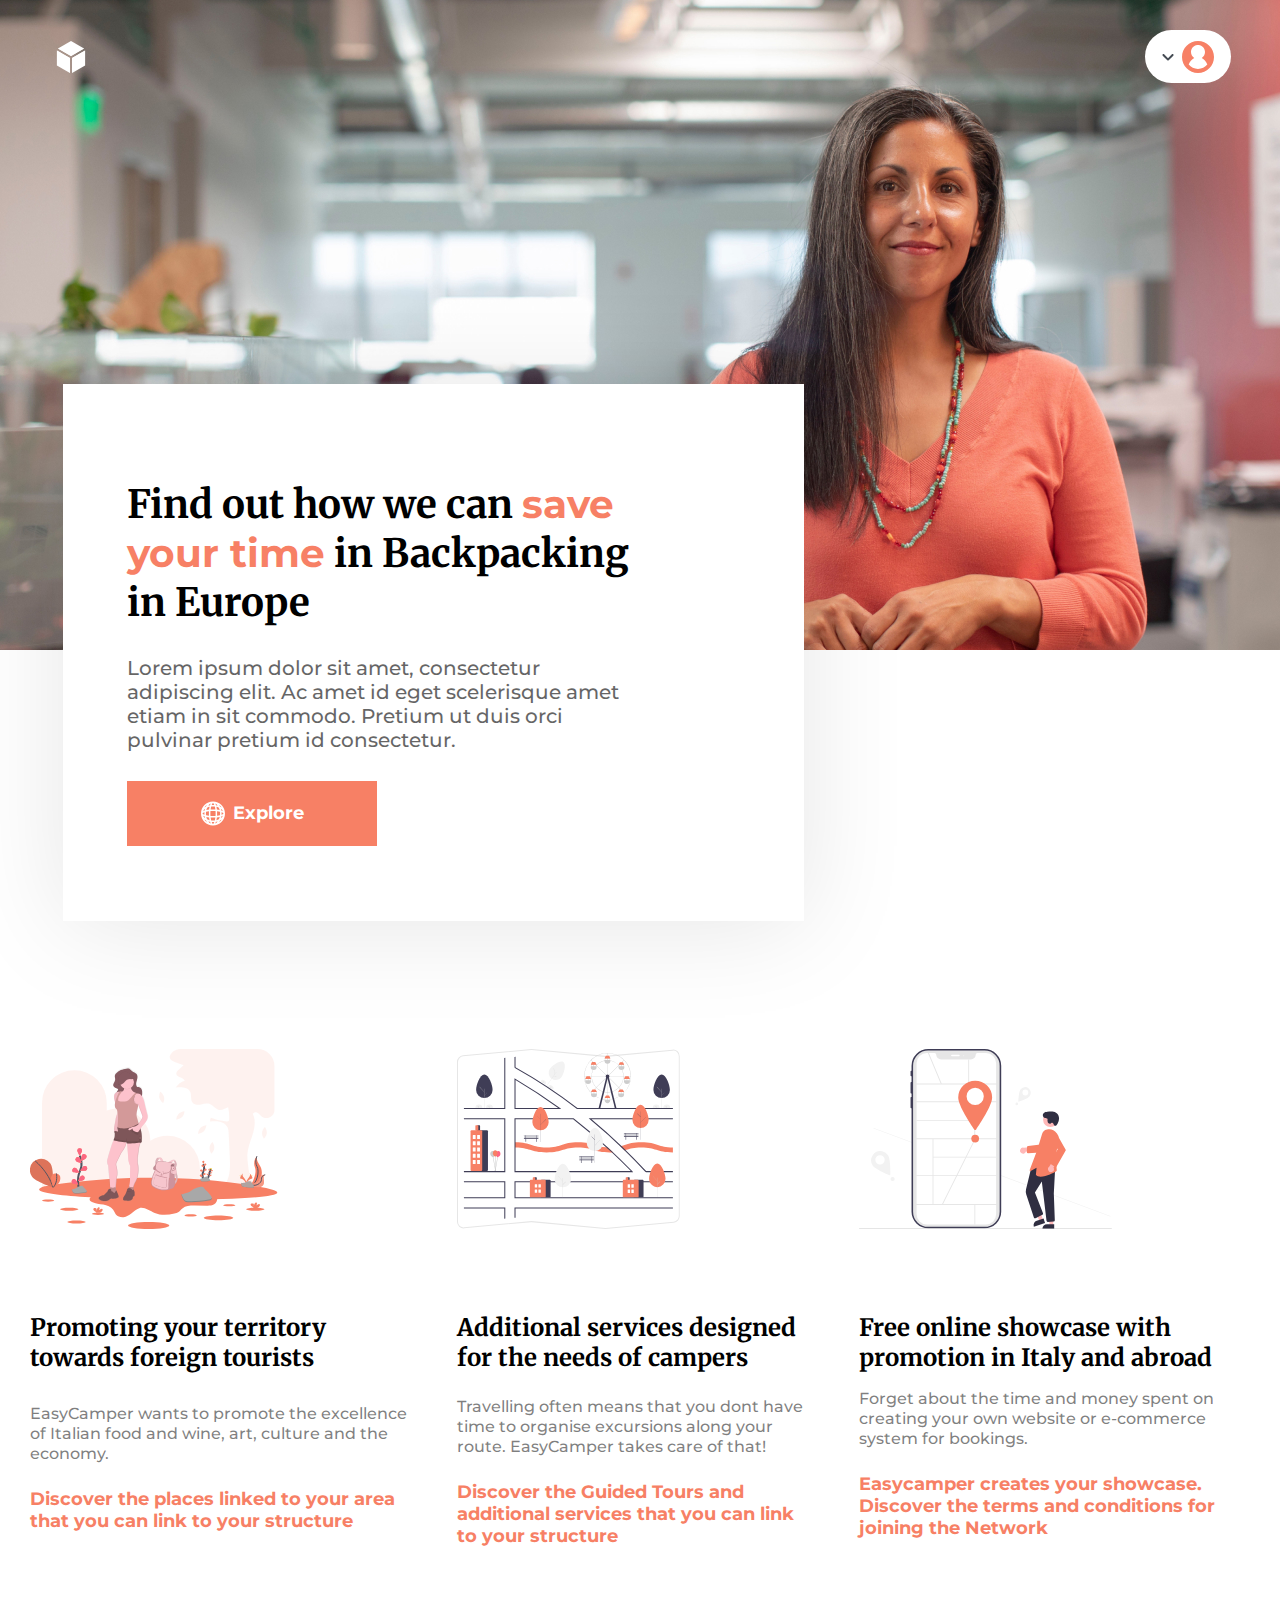
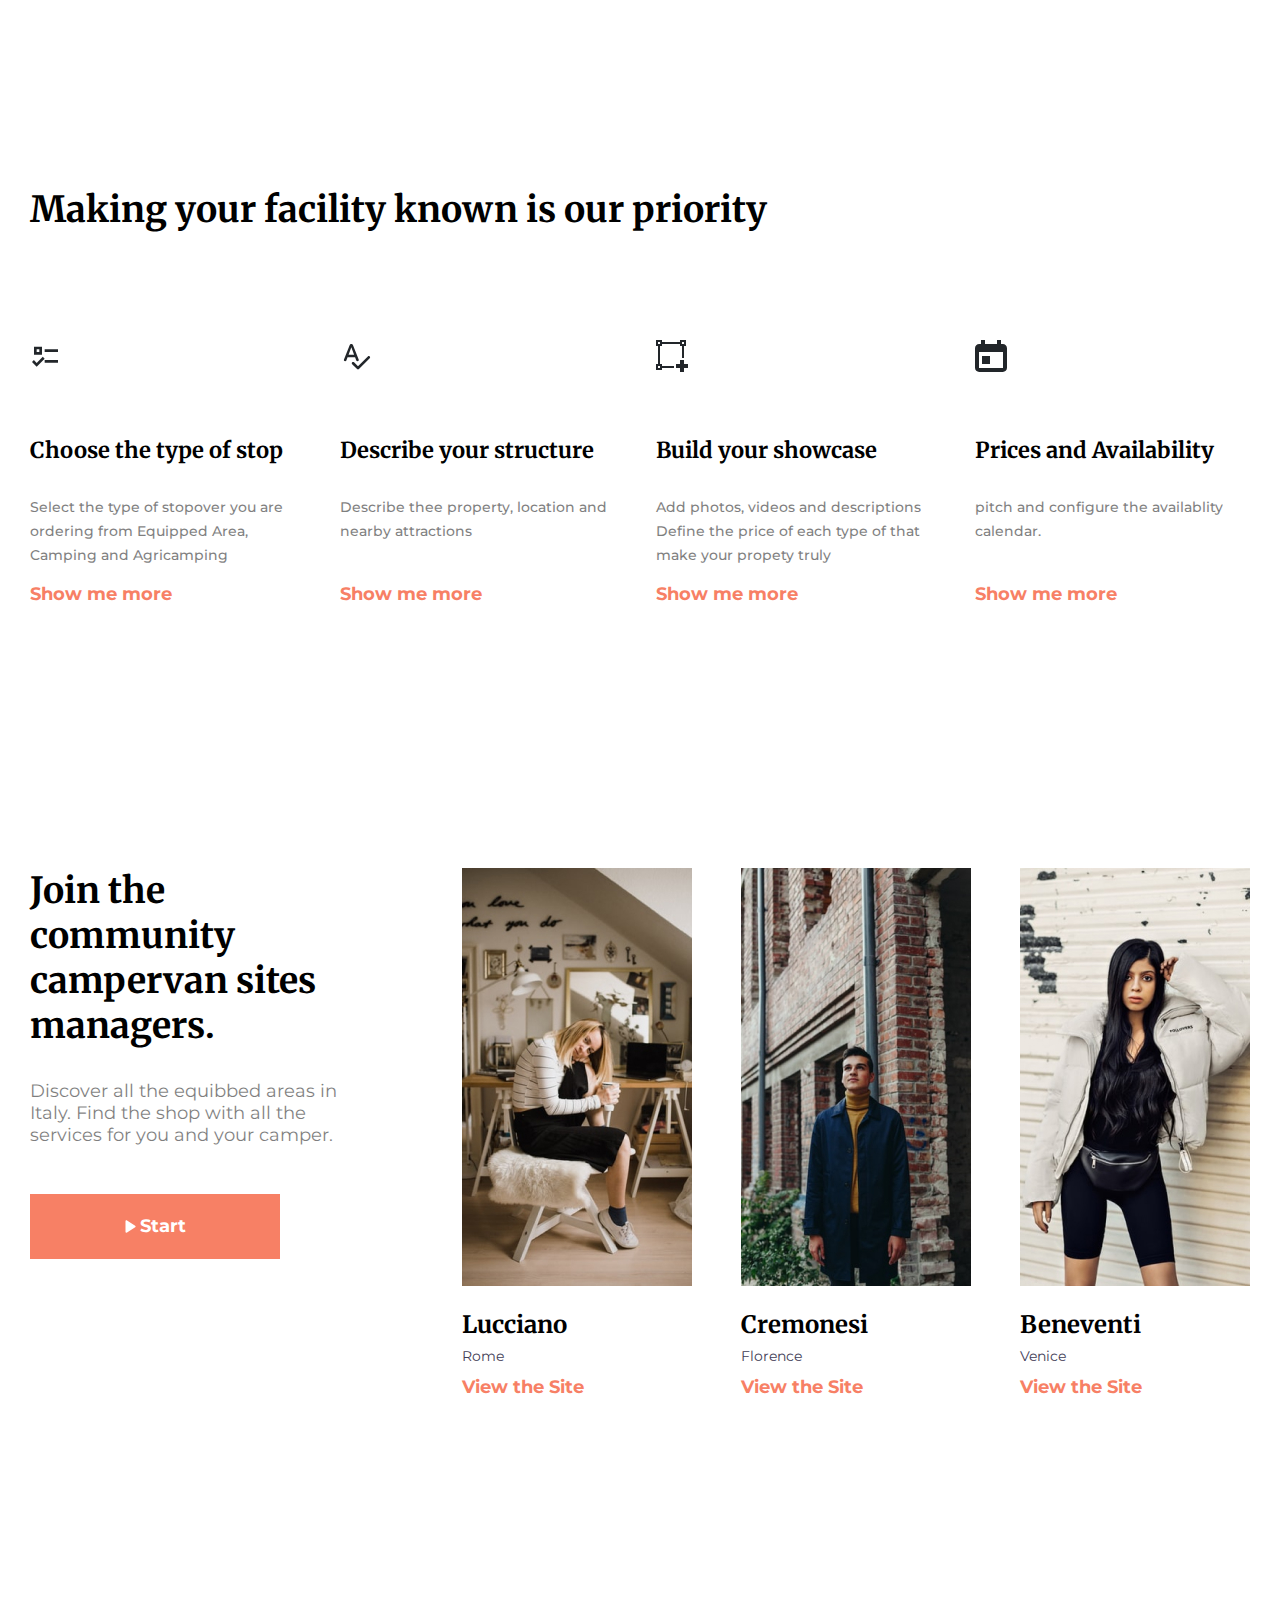
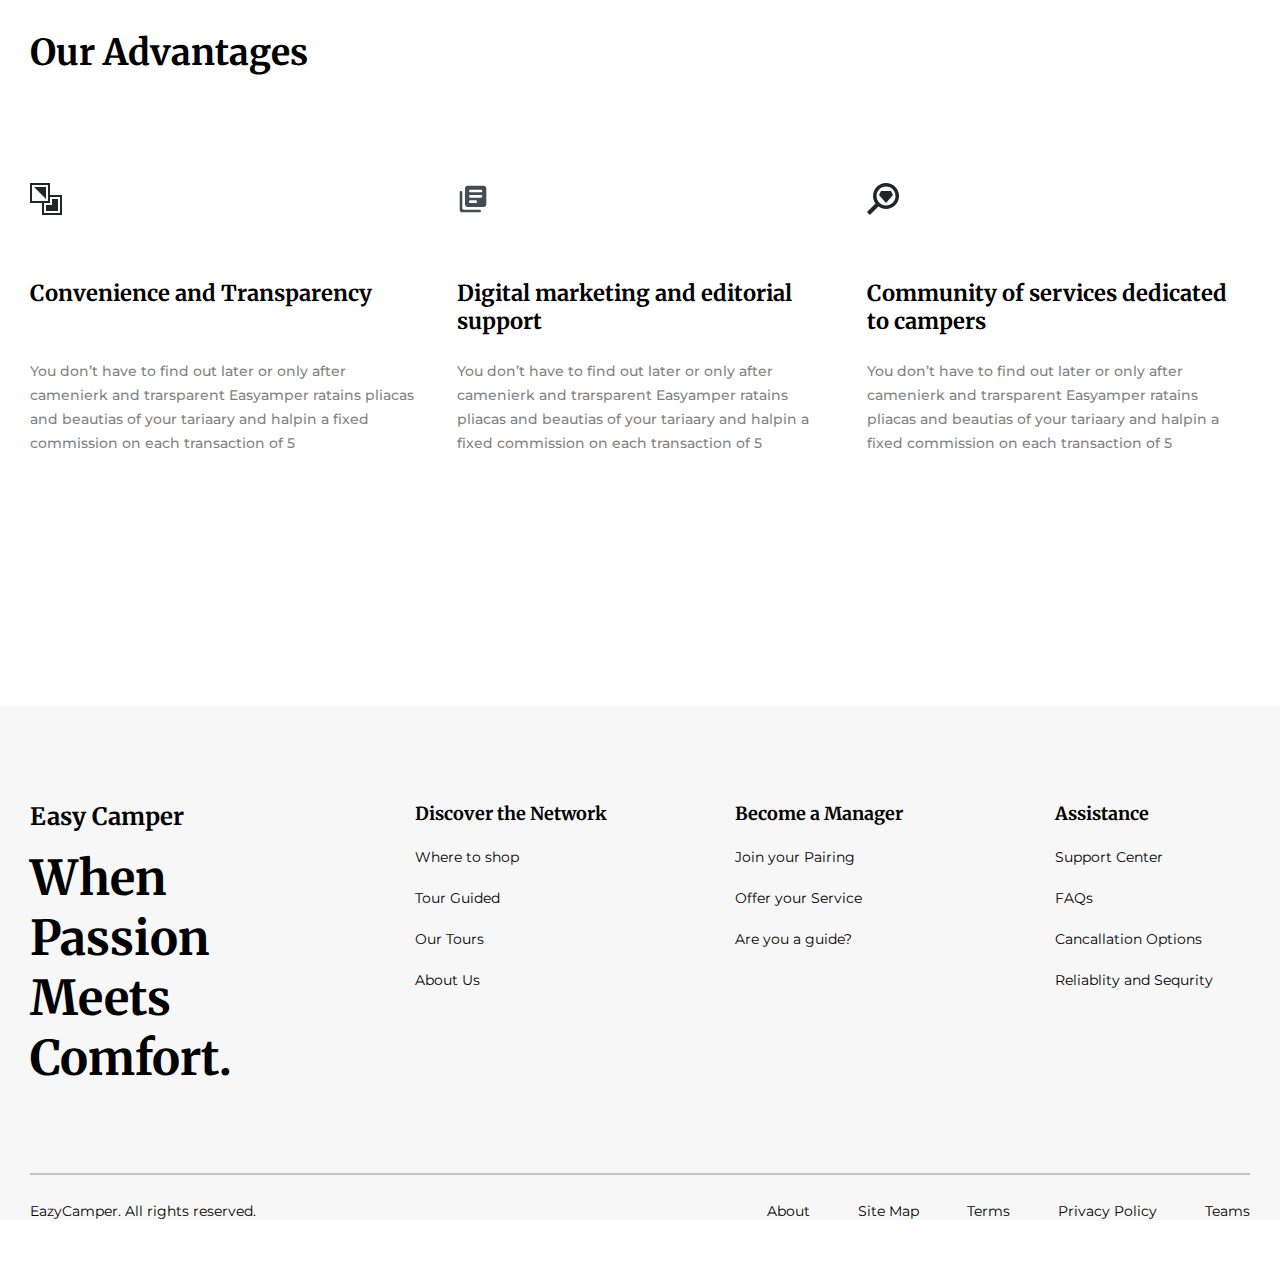
<file: projects/business/index.html>
<!DOCTYPE html><html lang="en"><head><meta charset="UTF-8"><meta http-equiv="X-UA-Compatible" content="IE=edge"><meta name="viewport" content="width=device-width,initial-scale=1"><title>Business</title><link rel="stylesheet" href="css/style.min.css"></head><body><section class="promo"><div class="container"><div class="promo__header"><div><img src="icons/logo.svg" alt="logo" class="promo__logo"></div><div class="promo__header-block"><div><img src="icons/profile/arrow.svg" alt="arrow" class="promo__header-arrow"></div><div><img src="icons/profile/icon.svg" alt="icon" class="promo__header-icon"></div></div></div></div><div class="promo__block"><h1 class="title promo__title">Find out how we can <span>save your time</span> in Backpacking in Europe</h1><h2 class="subtitle subtitle_mt29 promo__subtitle">Lorem ipsum dolor sit amet, consectetur adipiscing elit. Ac amet id eget scelerisque amet etiam in sit commodo. Pretium ut duis orci pulvinar pretium id consectetur.</h2><button class="btn btn_mt29 promo__btn"><img src="icons/btn-icons/globe.svg" alt="globe" class="promo__btn-img">Explore</button></div></section><section class="services"><div class="container"><div class="services__items"><div class="services__item"><img src="img/services/camping.svg" alt="camping" class="services__item-photo"><h2 class="title title_mt84 services__item-title">Promoting your territory towards foreign tourists</h2><h3 class="subtitle subtitle_mt31 services__item-subtitle">EasyCamper wants to promote the excellence of Italian food and wine, art, culture and the economy.</h3><br><h4 class="warning-title services__item-warning-title">Discover the places linked to your area that you can link to your structure</h4></div><div class="services__item"><img src="img/services/map.svg" alt="map" class="services__item-photo"><h2 class="title title_mt84 services__item-title">Additional services designed for the needs of campers</h2><h3 class="subtitle subtitle_mt24 services__item-subtitle">Travelling often means that you dont have time to organise excursions along your route. EasyCamper takes care of that!</h3><br><h4 class="warning-title services__item-warning-title">Discover the Guided Tours and additional services that you can link to your structure</h4></div><div class="services__item"><img src="img/services/phone.svg" alt="phone" class="services__item-photo"><h2 class="title title_mt84 services__item-title">Free online showcase with promotion in Italy and abroad</h2><h3 class="subtitle subtitle_mt16 services__item-subtitle">Forget about the time and money spent on creating your own website or e-commerce system for bookings.</h3><br><h4 class="warning-title services__item-warning-title">Easycamper creates your showcase. Discover the terms and conditions for joining the Network</h4></div></div></div></section><section class="facilities"><div class="container"><h2 class="title facilities__title">Making your facility known is our priority</h2><div class="facilities__items"><div class="facilities__item"><div><img src="icons/facilities/choose.svg" alt="choose" class="facilities__item-icon"></div><h3 class="title title_mt64 facilities__item-title">Choose the type of stop</h3><h4 class="subtitle subtitle_mt31 facilities__item-subtitle">Select the type of stopover you are ordering from Equipped Area, Camping and Agricamping</h4><a class="facilities__item-link" href="#"><h5 class="warning-title facilities__item-warning-title">Show me more</h5></a></div><div class="facilities__item"><div><img src="icons/facilities/describe.svg" alt="describe" class="facilities__item-icon"></div><h3 class="title title_mt64 facilities__item-title">Describe your structure</h3><h4 class="subtitle subtitle_mt31 facilities__item-subtitle">Describe thee property, location and nearby attractions</h4><a class="facilities__item-link" href="#"><h5 class="warning-title facilities__item-warning-title">Show me more</h5></a></div><div class="facilities__item"><div><img src="icons/facilities/build.svg" alt="build" class="facilities__item-icon"></div><h3 class="title title_mt64 facilities__item-title">Build your showcase</h3><h4 class="subtitle subtitle_mt31 facilities__item-subtitle">Add photos, videos and descriptions Define the price of each type of that make your propety truly</h4><a class="facilities__item-link" href="#"><h5 class="warning-title facilities__item-warning-title">Show me more</h5></a></div><div class="facilities__item"><div><img src="icons/facilities/prices.svg" alt="prices" class="facilities__item-icon"></div><h3 class="title title_mt64 facilities__item-title">Prices and Availability</h3><h4 class="subtitle subtitle_mt31 facilities__item-subtitle">pitch and configure the availablity calendar.</h4><a class="facilities__item-link" href="#"><h5 class="warning-title facilities__item-warning-title">Show me more</h5></a></div></div></div></section><section class="community"><div class="container"><div class="community__wrapper"><div class="community__join"><h2 class="title community__title">Join the community campervan sites managers.</h2><h3 class="subtitle subtitle_mt32 community__subtitle">Discover all the equibbed areas in Italy. Find the shop with all the services for you and your camper.</h3><button class="btn btn_mt48 community__btn"><img src="icons/btn-icons/play.svg" alt="play" class="community__btn-img">Start</button></div><div class="community__shops"><div class="community__shop"><img src="img/people/Lucciano.jpg" alt="Lucciano" class="community__shop-img"><h2 class="title title_mt24 community__shop-title">Lucciano</h2><h3 class="subtitle subtitle_mt8 community__shop-subtitle">Rome</h3><a href="#" class="community__shop-link"><h4 class="warning-title warning-title_mt11 community__shop-warning-title">View the Site</h4></a></div><div class="community__shop"><img src="img/people/Cremonesi.jpg" alt="Cremonesi" class="community__shop-img"><h2 class="title title_mt24 community__shop-title">Cremonesi</h2><h3 class="subtitle subtitle_mt8 community__shop-subtitle">Florence</h3><a href="#" class="community__shop-link"><h4 class="warning-title warning-title_mt11 community__shop-warning-title">View the Site</h4></a></div><div class="community__shop"><img src="img/people/Beneventi.jpg" alt="Beneventi" class="community__shop-img"><h2 class="title title_mt24 community__shop-title">Beneventi</h2><h3 class="subtitle subtitle_mt8 community__shop-subtitle">Venice</h3><a href="#" class="community__shop-link"><h4 class="warning-title warning-title_mt11 community__shop-warning-title">View the Site</h4></a></div></div></div></div></section><section class="advantages"><div class="container"><h2 class="title advantages__title">Our Advantages</h2><div class="advantages__items"><div class="advantages__item"><div><img src="icons/advantages/convenience.svg" alt="convenience" class="advantages__item-img"></div><h3 class="title title_mt64 advantages__item-title">Convenience and Transparency</h3><h4 class="subtitle advantages__item-subtitle">You don’t have to find out later or only after camenierk and trarsparent Easyamper ratains pliacas and beautias of your tariaary and halpin a fixed commission on each transaction of 5</h4></div><div class="advantages__item"><div><img src="icons/advantages/marketing.svg" alt="marketing" class="advantages__item-img"></div><h3 class="title title_mt64 advantages__item-title">Digital marketing and editorial support</h3><h4 class="subtitle advantages__item-subtitle">You don’t have to find out later or only after camenierk and trarsparent Easyamper ratains pliacas and beautias of your tariaary and halpin a fixed commission on each transaction of 5</h4></div><div class="advantages__item"><div><img src="icons/advantages/community.svg" alt="community" class="advantages__item-img"></div><h3 class="title title_mt64 advantages__item-title">Community of services dedicated to campers</h3><h4 class="subtitle advantages__item-subtitle">You don’t have to find out later or only after camenierk and trarsparent Easyamper ratains pliacas and beautias of your tariaary and halpin a fixed commission on each transaction of 5</h4></div></div></div></section><footer class="footer"><div class="container"><div class="footer__wrapper"><div class="footer__titles"><h2 class="title footer__title">Easy Camper</h2><h2 class="title title_mt16 title_fz48 media992px footer__title">When<br>Passion<br>Meets<br>Comfort.</h2></div><div class="footer__links"><div class="footer__item"><h2 class="title footer__item-title">Discover the Network</h2><a href="#" class="footer__link"><h3 class="subtitle footer__item-subtitle">Where to shop</h3></a><a href="#" class="footer__link"><h3 class="subtitle footer__item-subtitle">Tour Guided</h3></a><a href="#" class="footer__link"><h3 class="subtitle footer__item-subtitle">Our Tours</h3></a><a href="#" class="footer__link"><h3 class="subtitle footer__item-subtitle">About Us</h3></a></div><div class="footer__item"><h2 class="title footer__item-title">Become a Manager</h2><a href="#" class="footer__link"><h3 class="subtitle footer__item-subtitle">Join your Pairing</h3></a><a href="#" class="footer__link"><h3 class="subtitle footer__item-subtitle">Offer your Service</h3></a><a href="#" class="footer__link"><h3 class="subtitle footer__item-subtitle">Are you a guide?</h3></a></div><div class="footer__item"><h2 class="title footer__item-title">Assistance</h2><a href="#" class="footer__link"><h3 class="subtitle footer__item-subtitle">Support Center</h3></a><a href="#" class="footer__link"><h3 class="subtitle footer__item-subtitle">FAQs</h3></a><a href="#" class="footer__link"><h3 class="subtitle footer__item-subtitle">Cancallation Options</h3></a><a href="#" class="footer__link"><h3 class="subtitle footer__item-subtitle">Reliablity and Sequrity</h3></a></div></div></div><div class="divider divider_mt85"></div><div class="footer__policy"><h3 class="subtitle footer__subtitle">EazyCamper. All rights reserved.</h3><div class="footer__policy-links"><a href="#" class="footer__policy-link"><h3 class="subtitle footer__policy-subtitle">About</h3></a><a href="#" class="footer__policy-link"><h3 class="subtitle footer__policy-subtitle">Site Map</h3></a><a href="#" class="footer__policy-link"><h3 class="subtitle footer__policy-subtitle">Terms</h3></a><a href="#" class="footer__policy-link"><h3 class="subtitle footer__policy-subtitle">Privacy Policy</h3></a><a href="#" class="footer__policy-link"><h3 class="subtitle footer__policy-subtitle">Teams</h3></a></div></div></div></footer></body></html>
</file>
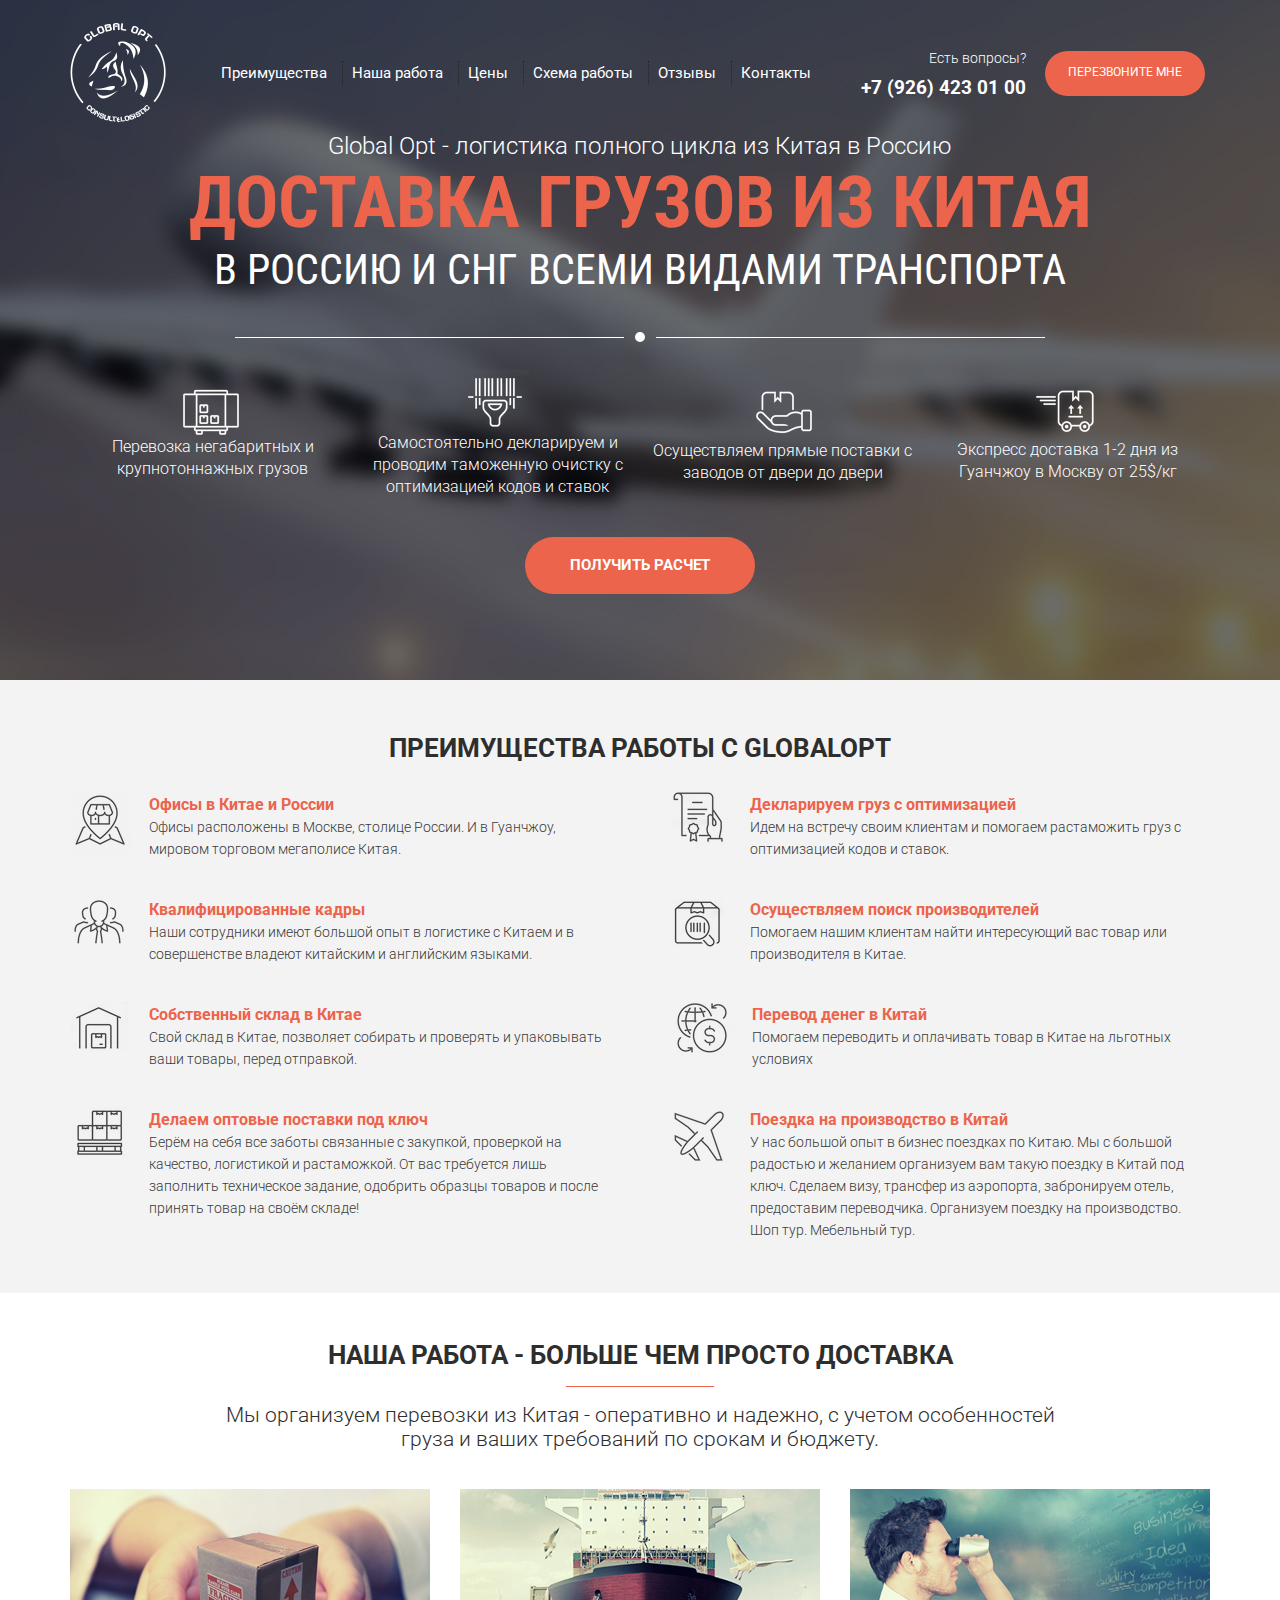
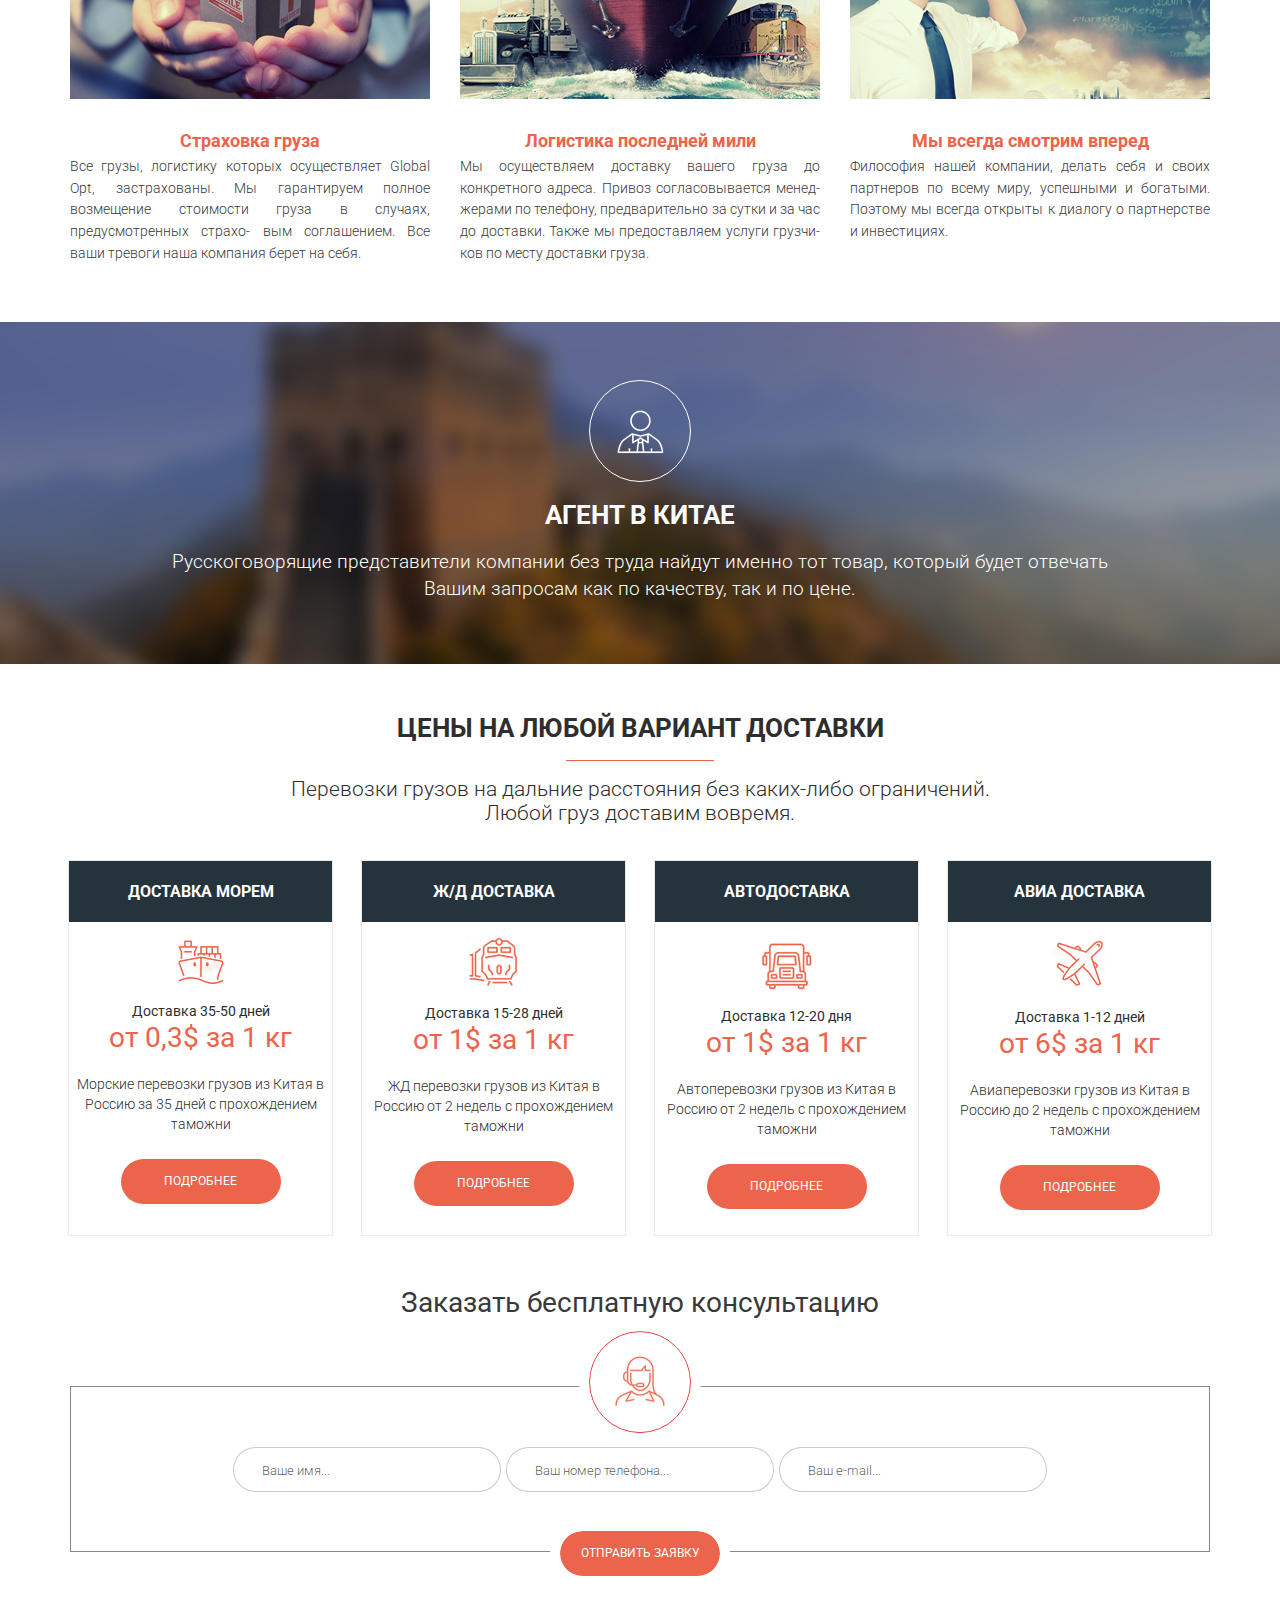
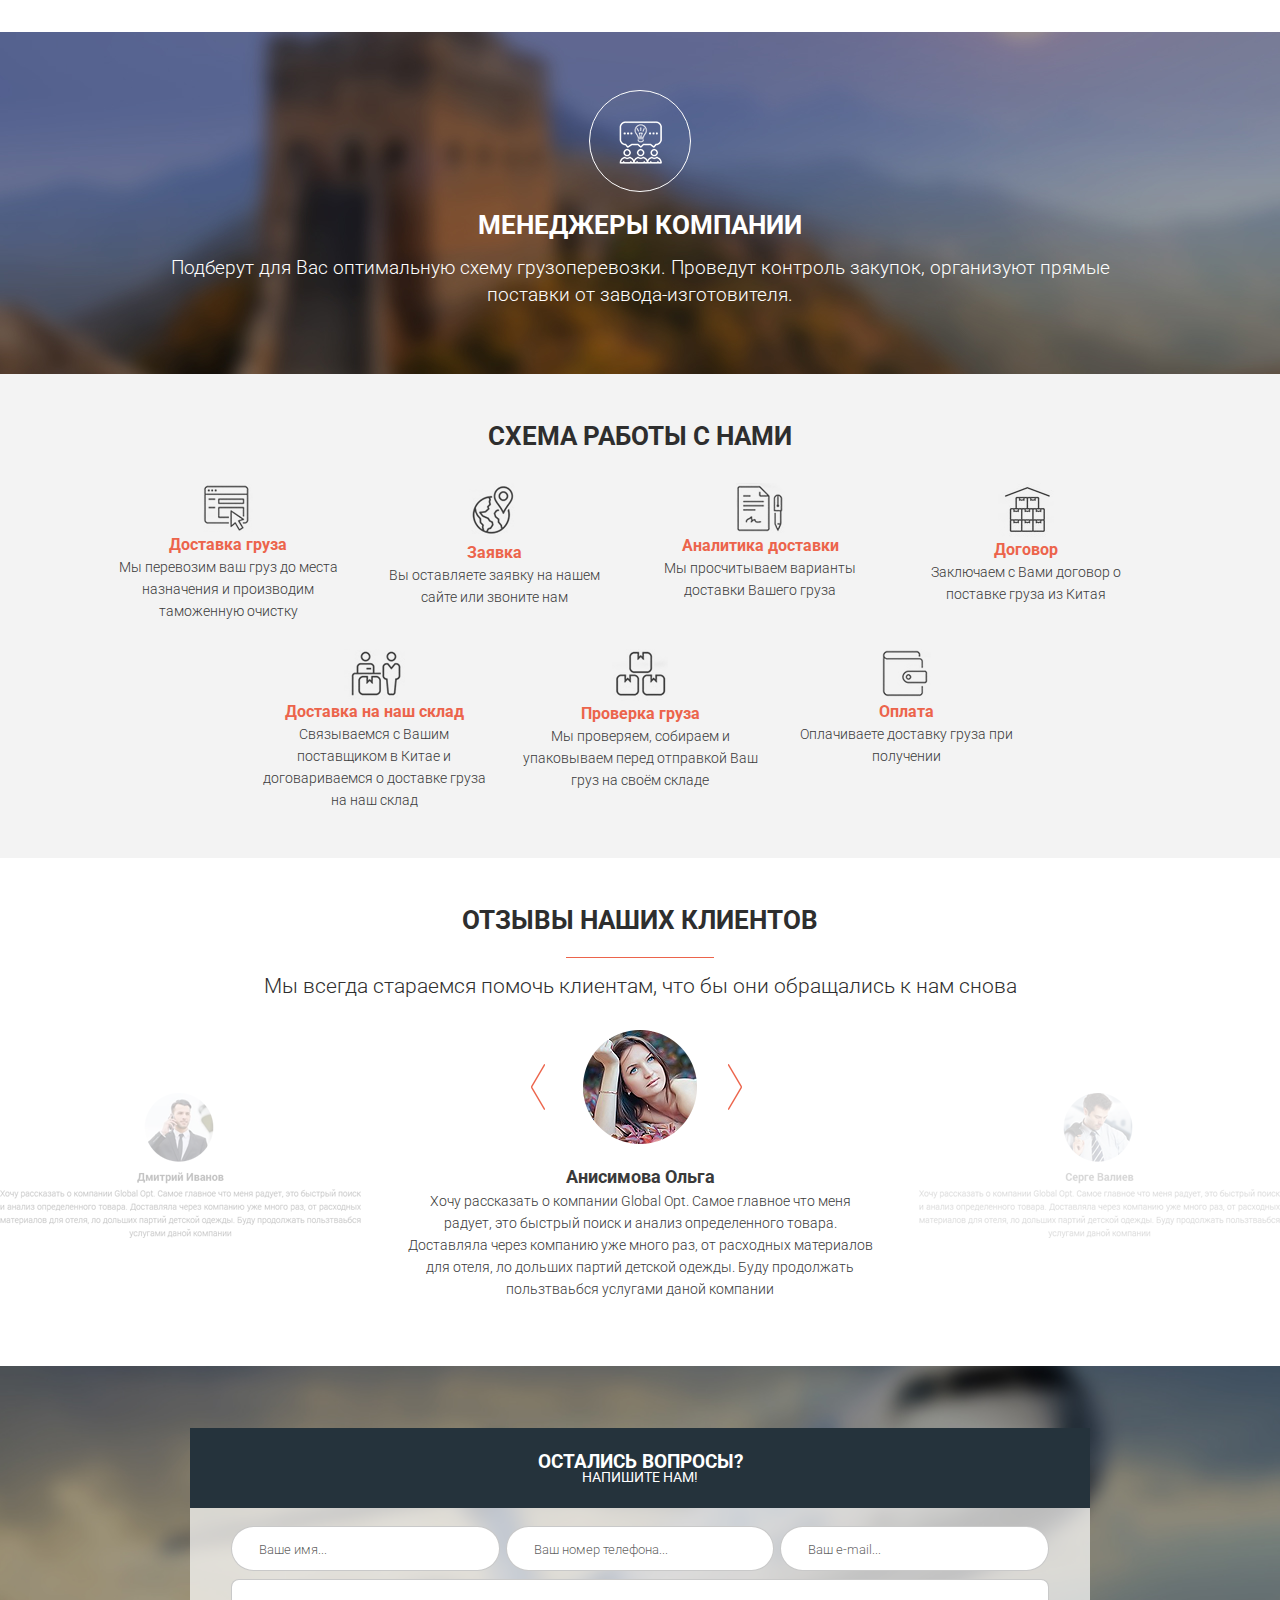
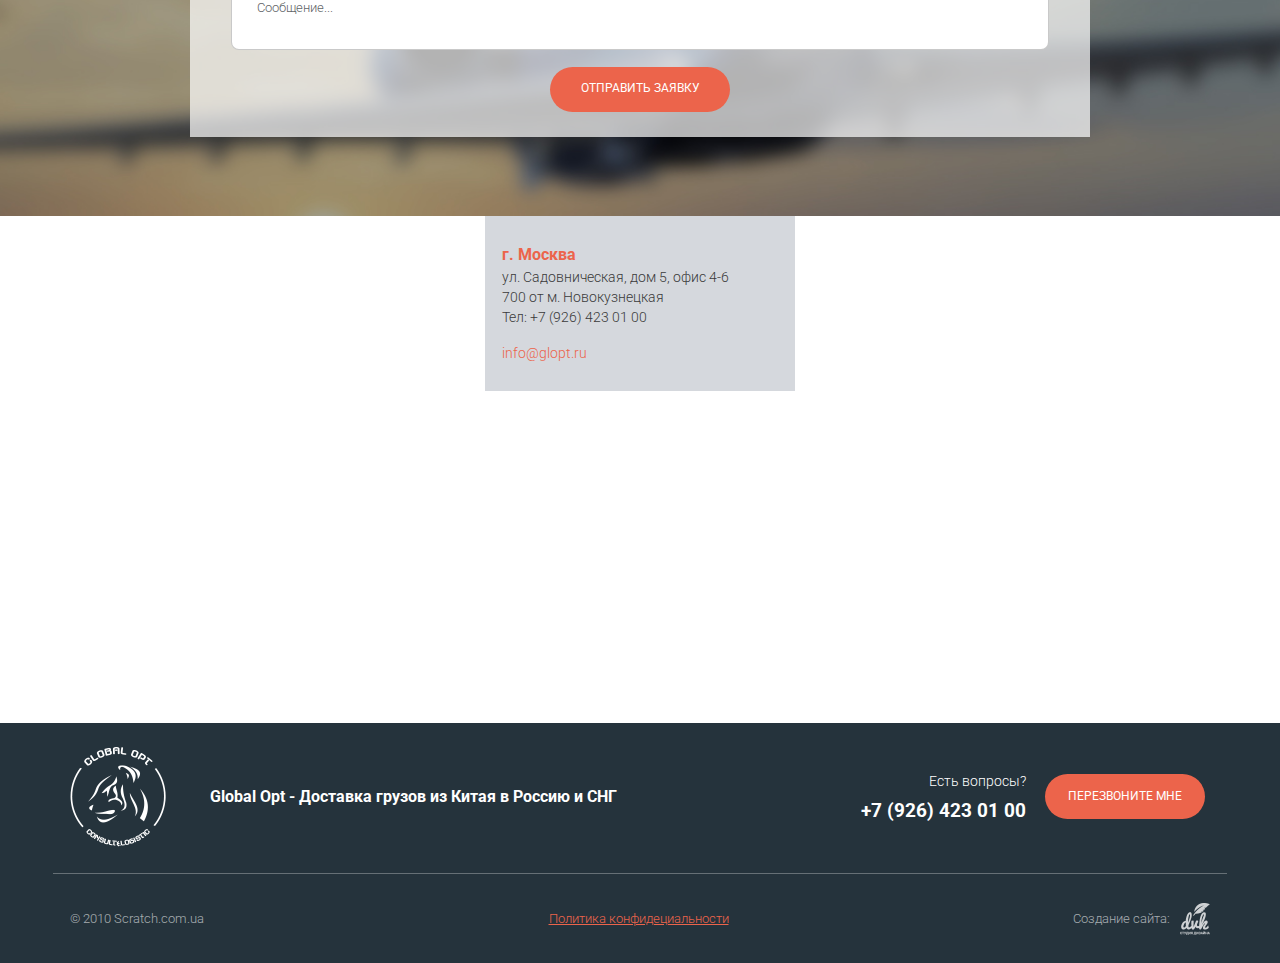
<file: projects/delivery/index.html>
<!DOCTYPE html><html lang="ru"><head><meta charset="UTF-8"><meta http-equiv="X-UA-Compatible" content="IE=edge"><meta name="viewport" content="width=device-width,initial-scale=1"><title>Доставка грузов</title><link rel="stylesheet" href="css/style.min.css"></head><body><header class="header"><div class="container"><div class="header__wrapper"><div class="header__logo"><img src="icons/logo.png" alt="logo"></div><nav><ul class="menu"><li class="menu__item"><a href="#" class="menu__link">Преимущества</a></li><li class="menu__item"><a href="#" class="menu__link">Наша работа</a></li><li class="menu__item"><a href="#" class="menu__link">Цены</a></li><li class="menu__item"><a href="#" class="menu__link">Схема работы</a></li><li class="menu__item"><a href="#" class="menu__link">Отзывы</a></li><li class="menu__item"><a href="#" class="menu__link">Контакты</a></li></ul></nav><div class="connection"><div class="connection__call">Есть вопросы?</div><a href="tel:+79264230100" class="btn connection__btn">Перезвоните мне</a> <a href="tel:+79264230100" class="connection__phone">+7 (926) 423 01 00</a></div><div class="hamburger"><span></span> <span></span> <span></span></div></div></div></header><section class="promo"><div class="container"><h2 class="promo__surtitle">Global Opt - логистика полного цикла из Китая в Россию</h2><h1 class="promo__title">ДОСТАВКА ГРУЗОВ ИЗ КИТАЯ</h1><h2 class="promo__subtitle">В РОССИЮ И СНГ ВСЕМИ ВИДАМИ ТРАНСПОРТА</h2><div class="promo__divider"></div><div class="promo__items"><div class="promo__item"><img src="icons/first-screen/1.png" alt="1" class="promo__item-icon"><div class="promo__item-descr">Перевозка негабаритных и крупнотоннажных грузов</div></div><div class="promo__item"><img src="icons/first-screen/2.png" alt="2" class="promo__item-icon"><div class="promo__item-descr">Самостоятельно декларируем и проводим таможенную очистку с оптимизацией кодов и ставок</div></div><div class="promo__item"><img src="icons/first-screen/3.png" alt="3" class="promo__item-icon"><div class="promo__item-descr">Осуществляем прямые поставки с заводов от двери до двери</div></div><div class="promo__item"><img src="icons/first-screen/4.png" alt="4" class="promo__item-icon"><div class="promo__item-descr">Экспресс доставка 1-2 дня из Гуанчжоу в Москву от 25$/кг</div></div></div><button class="btn promo__btn">Получить расчет</button></div></section><section class="advantages"><div class="container"><h3 class="main-title advantages__main-title">Преимущества работы с GlobalOpt</h3><div class="advantages__wrapper"><div class="advantages__item"><img src="icons/second-screen/store.png" alt="store" class="advantages__icon"><h4 class="title advantages__title">Офисы в Китае и России</h4><div class="subtitle advantages__subtitle">Офисы расположены в Москве, столице России. И в Гуанчжоу, мировом торговом мегаполисе Китая.</div></div><div class="advantages__item"><img src="icons/second-screen/document.png" alt="document" class="advantages__icon"><h4 class="title advantages__title">Декларируем груз с оптимизацией</h4><div class="subtitle advantages__subtitle">Идем на встречу своим клиентам и помогаем растаможить груз с оптимизацией кодов и ставок.</div></div><div class="advantages__item"><img src="icons/second-screen/people.png" alt="people" class="advantages__icon"><h4 class="title advantages__title">Квалифицированные кадры</h4><div class="subtitle advantages__subtitle">Наши сотрудники имеют большой опыт в логистике с Китаем и в совершенстве владеют китайским и английским языками.</div></div><div class="advantages__item"><img src="icons/second-screen/box.png" alt="box" class="advantages__icon"><h4 class="title advantages__title">Осуществляем поиск производителей</h4><div class="subtitle advantages__subtitle">Помогаем нашим клиентам найти интересующий вас товар или производителя в Китае.</div></div><div class="advantages__item"><img src="icons/second-screen/house.png" alt="house" class="advantages__icon"><h4 class="title advantages__title">Собственный склад в Китае</h4><div class="subtitle advantages__subtitle">Свой склад в Китае, позволяет собирать и проверять и упаковывать ваши товары, перед отправкой.</div></div><div class="advantages__item"><img src="icons/second-screen/world.png" alt="world" class="advantages__icon"><h4 class="title advantages__title">Перевод денег в Китай</h4><div class="subtitle advantages__subtitle">Помогаем переводить и оплачивать товар в Китае на льготных условиях</div></div><div class="advantages__item"><img src="icons/second-screen/boxes.png" alt="boxes" class="advantages__icon"><h4 class="title advantages__title">Делаем оптовые поставки под ключ</h4><div class="subtitle advantages__subtitle">Берём на себя все заботы связанные с закупкой, проверкой на качество, логистикой и растаможкой. От вас требуется лишь заполнить техническое задание, одобрить образцы товаров и после принять товар на своём складе!</div></div><div class="advantages__item"><img src="icons/second-screen/plane.png" alt="plane" class="advantages__icon"><h4 class="title advantages__title">Поездка на производство в Китай</h4><div class="subtitle advantages__subtitle">У нас большой опыт в бизнес поездках по Китаю. Мы с большой радостью и желанием организуем вам такую поездку в Китай под ключ. Сделаем визу, трансфер из аэропорта, забронируем отель, предоставим переводчика. Организуем поездку на производство. Шоп тур. Мебельный тур.</div></div></div></div></section><section class="quality"><div class="container"><h3 class="main-title quality__main-title">Наша работа - больше чем просто доставка</h3><div class="divider divider_mt20"></div><div class="main-subtitle main-subtitle_mt17 quality__main-subtitle">Мы организуем перевозки из Китая - оперативно и надежно, с учетом особенностей груза и ваших требований по срокам и бюджету.</div><div class="quality__wrapper"><div class="quality__item"><img src="img/delivery/box.jpg" alt="box" class="quality__img"><div class="title title_fz18 title_mt28 quality__title">Страховка груза</div><div class="subtitle quality__subtitle">Все грузы, логистику которых осуществляет Global Opt, застрахованы. Мы гарантируем полное возмещение стоимости груза в случаях, предусмотренных страхо- вым соглашением. Все ваши тревоги наша компания берет на себя.</div></div><div class="quality__item"><img src="img/delivery/ship.jpg" alt="ship" class="quality__img"><div class="title title_fz18 title_mt28 quality__title">Логистика последней мили</div><div class="subtitle quality__subtitle">Мы осуществляем доставку вашего груза до конкретного адреса. Привоз согласовывается менед- жерами по телефону, предварительно за сутки и за час до доставки. Также мы предоставляем услуги грузчи- ков по месту доставки груза.</div></div><div class="quality__item"><img src="img/delivery/man.jpg" alt="man" class="quality__img"><div class="title title_fz18 title_mt28 quality__title">Мы всегда смотрим вперед</div><div class="subtitle quality__subtitle">Философия нашей компании, делать себя и своих партнеров по всему миру, успешными и богатыми. Поэтому мы всегда открыты к диалогу о партнерстве и инвестициях.</div></div></div></div></section><section class="agent"><div class="container"><div class="circle"><img src="icons/agent.png" alt="agent" class="agent__img"></div><h3 class="main-title main-title_mt20 agent__main-title">Агент в Китае</h3><div class="main-subtitle main-subtitle_mt22 agent__main-subtitle">Русскоговорящие представители компании без труда найдут именно тот товар, который будет отвечать Вашим запросам как по качеству, так и по цене.</div></div></section><section class="price"><div class="container"><h3 class="main-title price__main-title">Цены на любой вариант доставки</h3><div class="divider divider_mt20"></div><div class="main-subtitle main-subtitle_mt17 price__main-subtitle">Перевозки грузов на дальние расстояния без каких-либо ограничений.<br>Любой груз доставим вовремя.</div><div class="price__wrapper"><div class="price__item"><div class="price__item-header">Доставка морем</div><div class="price__item-content"><img src="icons/prices/ship.png" alt="ship" class="price__item-img"><div class="price__item-price price__item-price_mt12">Доставка 35-50 дней<br><span>от 0,3$ за 1 кг</span></div><div class="price__item-descr price__item-descr_mt20">Морские перевозки грузов из Китая в Россию за 35 дней с прохождением таможни</div><button class="btn price__btn">Подробнее</button></div></div><div class="price__item"><div class="price__item-header">Ж/Д доставка</div><div class="price__item-content"><img src="icons/prices/train.png" alt="train" class="price__item-img"><div class="price__item-price price__item-price_mt12">Доставка 15-28 дней<br><span>от 1$ за 1 кг</span></div><div class="price__item-descr price__item-descr_mt20">ЖД перевозки грузов из Китая в Россию от 2 недель с прохождением таможни</div><button class="btn price__btn">Подробнее</button></div></div><div class="price__item"><div class="price__item-header">Автодоставка</div><div class="price__item-content"><img src="icons/prices/car.png" alt="car" class="price__item-img"><div class="price__item-price price__item-price_mt12">Доставка 12-20 дня<br><span>от 1$ за 1 кг</span></div><div class="price__item-descr price__item-descr_mt20">Автоперевозки грузов из Китая в Россию от 2 недель с прохождением таможни</div><button class="btn price__btn">Подробнее</button></div></div><div class="price__item"><div class="price__item-header">Авиа доставка</div><div class="price__item-content"><img src="icons/prices/plain.png" alt="plain" class="price__item-img"><div class="price__item-price price__item-price_mt12">Доставка 1-12 дней<br><span>от 6$ за 1 кг</span></div><div class="price__item-descr price__item-descr_mt20">Авиаперевозки грузов из Китая в Россию до 2 недель с прохождением таможни</div><button class="btn price__btn">Подробнее</button></div></div></div></div></section><section class="consultation"><div class="container"><h3 class="main-title consultation__main-title">Заказать бесплатную консультацию</h3><form action="#" class="consultation__form"><div class="circle consultation__circle"><img src="icons/girl.png" alt="girl" class="consultation__img"></div><input name="name" type="text" placeholder="Ваше имя..."> <input name="tel" type="tel" placeholder="Ваш номер телефона..."> <input name="email" type="email" placeholder="Ваш e-mail..."> <button class="btn consultation__btn">Отправить заявку</button></form></div></section><section class="manager"><div class="container"><div class="circle"><img src="icons/managers.png" alt="manager" class="manager__img"></div><h3 class="main-title main-title_mt20 manager__main-title">Менеджеры компании</h3><div class="main-subtitle main-subtitle_mt18 manager__main-subtitle">Подберут для Вас оптимальную схему грузоперевозки. Проведут контроль закупок, организуют прямые поставки от завода-изготовителя.</div></div></section><section class="plan"><div class="container"><h3 class="main-title plan__main-title">Схема работы с нами</h3><div class="plan__wrapper"><div class="plan__item"><img src="icons/work-plan/form.png" alt="form" class="plan__icon"><div class="title plan__title">Доставка груза</div><div class="subtitle plan__subtitle">Мы перевозим ваш груз до места назначения и производим таможенную очистку</div></div><div class="plan__item"><img src="icons/work-plan/world.png" alt="world" class="plan__icon"><div class="title plan__title">Заявка</div><div class="subtitle plan__subtitle">Вы оставляете заявку на нашем сайте или звоните нам</div></div><div class="plan__item"><img src="icons/work-plan/contract.png" alt="contract" class="plan__icon"><div class="title plan__title">Аналитика доставки</div><div class="subtitle plan__subtitle">Мы просчитываем варианты доставки Вашего груза</div></div><div class="plan__item"><img src="icons/work-plan/store.png" alt="store" class="plan__icon"><div class="title plan__title">Договор</div><div class="subtitle plan__subtitle">Заключаем с Вами договор о поставке груза из Китая</div></div><div class="plan__item"><img src="icons/work-plan/check.png" alt="check" class="plan__icon"><div class="title plan__title">Доставка на наш склад</div><div class="subtitle plan__subtitle">Связываемся с Вашим поставщиком в Китае и договариваемся о доставке груза на наш склад</div></div><div class="plan__item"><img src="icons/work-plan/boxes.png" alt="boxes" class="plan__icon"><div class="title plan__title">Проверка груза</div><div class="subtitle plan__subtitle">Мы проверяем, собираем и упаковываем перед отправкой Ваш груз на своём складе</div></div><div class="plan__item"><img src="icons/work-plan/wallet.png" alt="wallet" class="plan__icon"><div class="title plan__title">Оплата</div><div class="subtitle plan__subtitle">Оплачиваете доставку груза при получении</div></div></div></div></section><section class="reviews"><div class="container"><h3 class="main-title reviews__main-title">отзывы наших клиентов</h3><div class="divider divider_mt25"></div><div class="main-subtitle main-subtitle_mt17 reviews__main-subtitle">Мы всегда стараемся помочь клиентам, что бы они обращались к нам снова</div></div><div class="reviews__wrapper"><div class="reviews__item reviews__item_hidden"><img src="img/reviews/1.png" alt="1"></div><div class="reviews__item reviews__item_active"><div class="reviews__block"><img src="img/reviews/girl.png" alt="girl" class="reviews__img"></div><div class="reviews__title">Анисимова Ольга</div><div class="reviews__descr">Хочу рассказать о компании Global Opt. Самое главное что меня радует, это быстрый поиск и анализ определенного товара. Доставляла через компанию уже много раз, от расходных материалов для отеля, ло дольших партий детской одежды. Буду продолжать пользтваьбся услугами даной компании</div></div><div class="reviews__item reviews__item_hidden"><img src="img/reviews/2.png" alt="2"></div></div></section><section class="questions"><div class="container"><form action="#" class="questions__form"><div class="questions__header"><div class="questions__title">Остались вопросы?</div><div class="questions__subtitle">Напишите нам!</div></div><div class="questions__content"><input name="name" type="text" placeholder="Ваше имя..." class="questions__input"> <input name="tel" type="tel" placeholder="Ваш номер телефона..." class="questions__input"> <input name="email" type="email" placeholder="Ваш e-mail..." class="questions__input questions__input_center"> <textarea name="message" placeholder="Сообщение..." class="questions__textarea"></textarea> <button class="btn questions__btn">Отправить заявку</button></div></form></div></section><section class="map"><iframe src="https://www.google.com/maps/embed?pb=!1m18!1m12!1m3!1d1888.3345938290786!2d37.62726944888537!3d55.74771499198418!2m3!1f0!2f0!3f0!3m2!1i1024!2i768!4f13.1!3m3!1m2!1s0x46b54af8f4b2bb81%3A0x4ddbd95d7439813b!2z0KHQsNC00L7QstC90LjRh9C10YHQutCw0Y8g0YPQuy4sIDUsINC-0YTQuNGBIDQtNiwg0JzQvtGB0LrQstCwLCDQoNC-0YHRgdC40Y8sIDExNTAzNQ!5e0!3m2!1sru!2sua!4v1617271829650!5m2!1sru!2sua" width="100%" height="500" style="border:0;" allowfullscreen="" loading="lazy"></iframe><div class="map__block"><address class="map__adress"><span>г. Москва</span><br>ул. Садовническая, дом 5, офис 4-6<br>700 от м. Новокузнецкая<br>Тел: +7 (926) 423 01 00</address><div class="map__email">info@glopt.ru</div></div></section><footer class="footer"><div class="container"><div class="footer__top"><img src="icons/logo.png" alt="logo" class="footer__logo-top"><div class="footer__title">Global Opt - Доставка грузов из Китая в Россию и СНГ</div><div class="connection footer__connection"><div class="connection__call footer__call">Есть вопросы?</div><a href="tel:+79264230100" class="btn connection__btn footer__btn">Перезвоните мне</a> <a href="tel:+79264230100" class="connection__phone footer__phone">+7 (926) 423 01 00</a></div></div><div class="footer__divider"></div><div class="footer__bottom"><div class="footer__copyright">© 2010 Scratch.com.ua</div><a href="#" class="footer__policy">Политика конфидециальности</a><div class="footer__logo"><div class="footer__logo-title">Создание сайта:</div><img src="icons/footer-logo.png" alt="footer-logo" class="footer__logo-bottom"></div></div></div></footer><script src="js/script.js"></script></body></html>
</file>
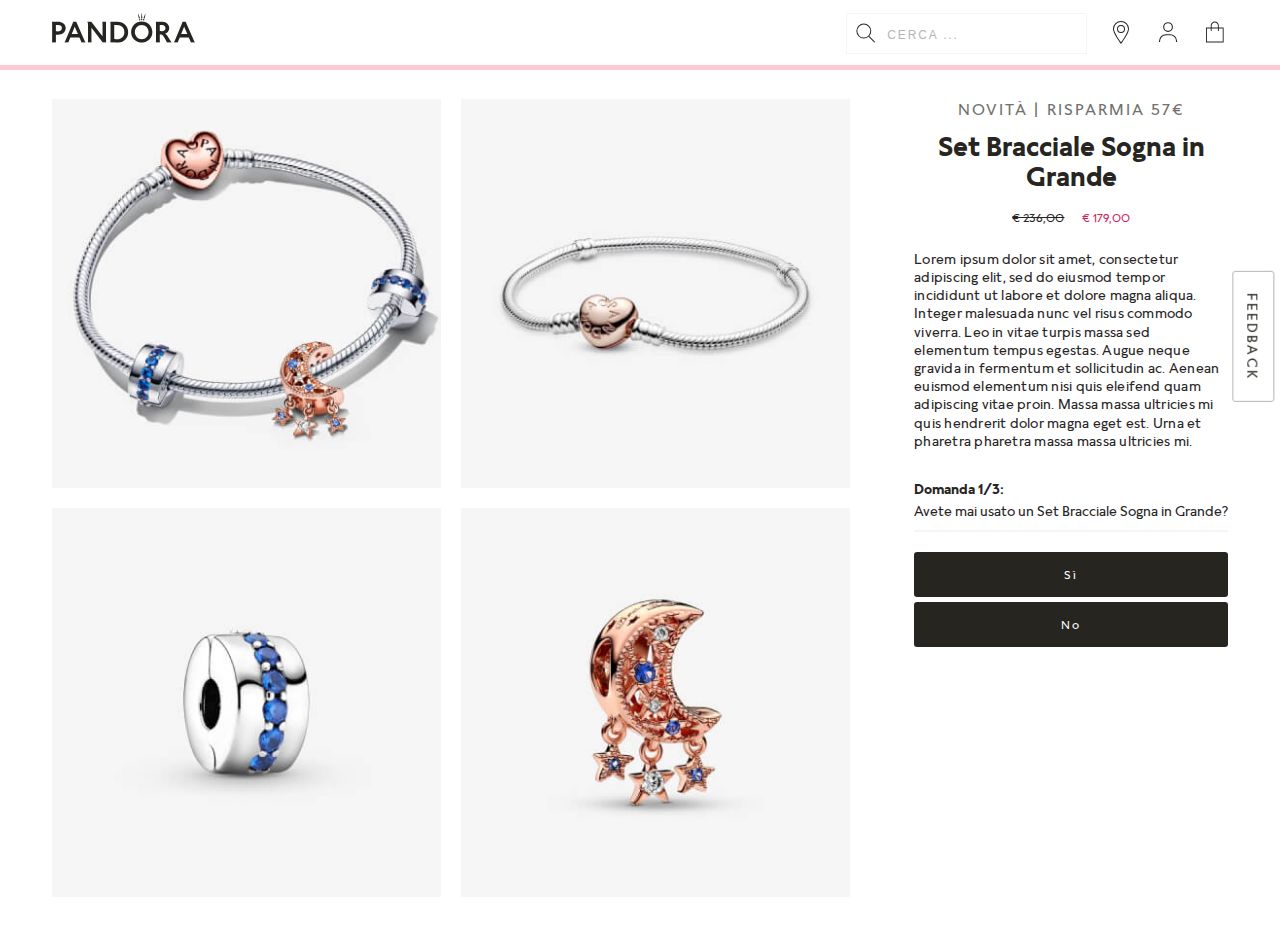
<file: projects/pandora-test/index.html>
<!DOCTYPE html><html lang="en"><head><meta charset="UTF-8"><meta http-equiv="X-UA-Compatible" content="IE=edge"><meta name="viewport" content="width=device-width,initial-scale=1"><title>Pandora</title><link rel="stylesheet" href="css/style.min.css"></head><body><header class="header"><div class="header__mobile"><div class="hamburger"><span></span><span></span><span></span></div><a href="#"><img src="icons/profile.svg" alt="Profile Icon"></a></div><a class="header__logo" href="/"><img src="icons/logo.svg" alt="Logo Icon"></a><nav><ul class="header__wrapper"><li><div class="header__search"><input type="text" placeholder="cerca ..."><img src="icons/search.svg" alt="Search Icon"></div></li><li class="mobile-hide"><a href="#"><img src="icons/geo-location.svg" alt="Location Icon"></a></li><li class="mobile-hide"><a href="#"><img src="icons/profile.svg" alt="Profile Icon"></a></li><li><a href="#"><img src="icons/bag.svg" alt="Bag Icon"></a></li></ul></nav></header><main><aside><a href="#">feedback</a></aside><section class="product-details"><div class="slider" id="slider"><ul class="slider__wrapper"><li><img src="img/slider/1.jpg" alt="Slider Image"></li><li><img src="img/slider/2.jpg" alt="Slider Image"></li><li><img src="img/slider/3.jpg" alt="Slider Image"></li><li><img src="img/slider/4.jpg" alt="Slider Image"></li></ul><a class="prev" onclick="plusSlides(-1)"><svg width="9" height="17" viewBox="0 0 9 17" fill="none" xmlns="http://www.w3.org/2000/svg"><path d="M8.49.502.685 8.44 8.49 16.38" stroke="#27251F" stroke-width=".854"/></svg></a><a class="next" onclick="plusSlides(1)"><svg width="9" height="17" viewBox="0 0 9 17" fill="none" xmlns="http://www.w3.org/2000/svg"><path d="M.51.502 8.315 8.44.51 16.38" stroke="#27251F" stroke-width=".854"/></svg></a><div class="slider__dots"><span onclick="currentSlide(1)"></span> <span onclick="currentSlide(2)"></span> <span onclick="currentSlide(3)"></span> <span onclick="currentSlide(4)"></span></div></div><div class="product-details__content"><h3>NOVITÀ | RISPARMIA 57€</h3><h2>Set Bracciale Sogna in Grande</h2><div class="money"><span class="price">€ 236,00</span> <span class="discount">€ 179,00</span></div><p>Lorem ipsum dolor sit amet, consectetur adipiscing elit, sed do eiusmod tempor incididunt ut labore et dolore magna aliqua. Integer malesuada nunc vel risus commodo viverra. Leo in vitae turpis massa sed elementum tempus egestas. Augue neque gravida in fermentum et sollicitudin ac. Aenean euismod elementum nisi quis eleifend quam adipiscing vitae proin. Massa massa ultricies mi quis hendrerit dolor magna eget est. Urna et pharetra pharetra massa massa ultricies mi.</p><div class="questionnaire" id="questionnaire"><div class="questionnaire__header"><h4>Domanda 1/3:</h4><span>sample text</span></div><div class="questionnaire__actions"><div class="action primary">Sì</div><div class="action primary">No</div></div></div></div></section></main><script src="js/slider.js"></script><script src="js/questionnaire.js"></script></body></html>
</file>
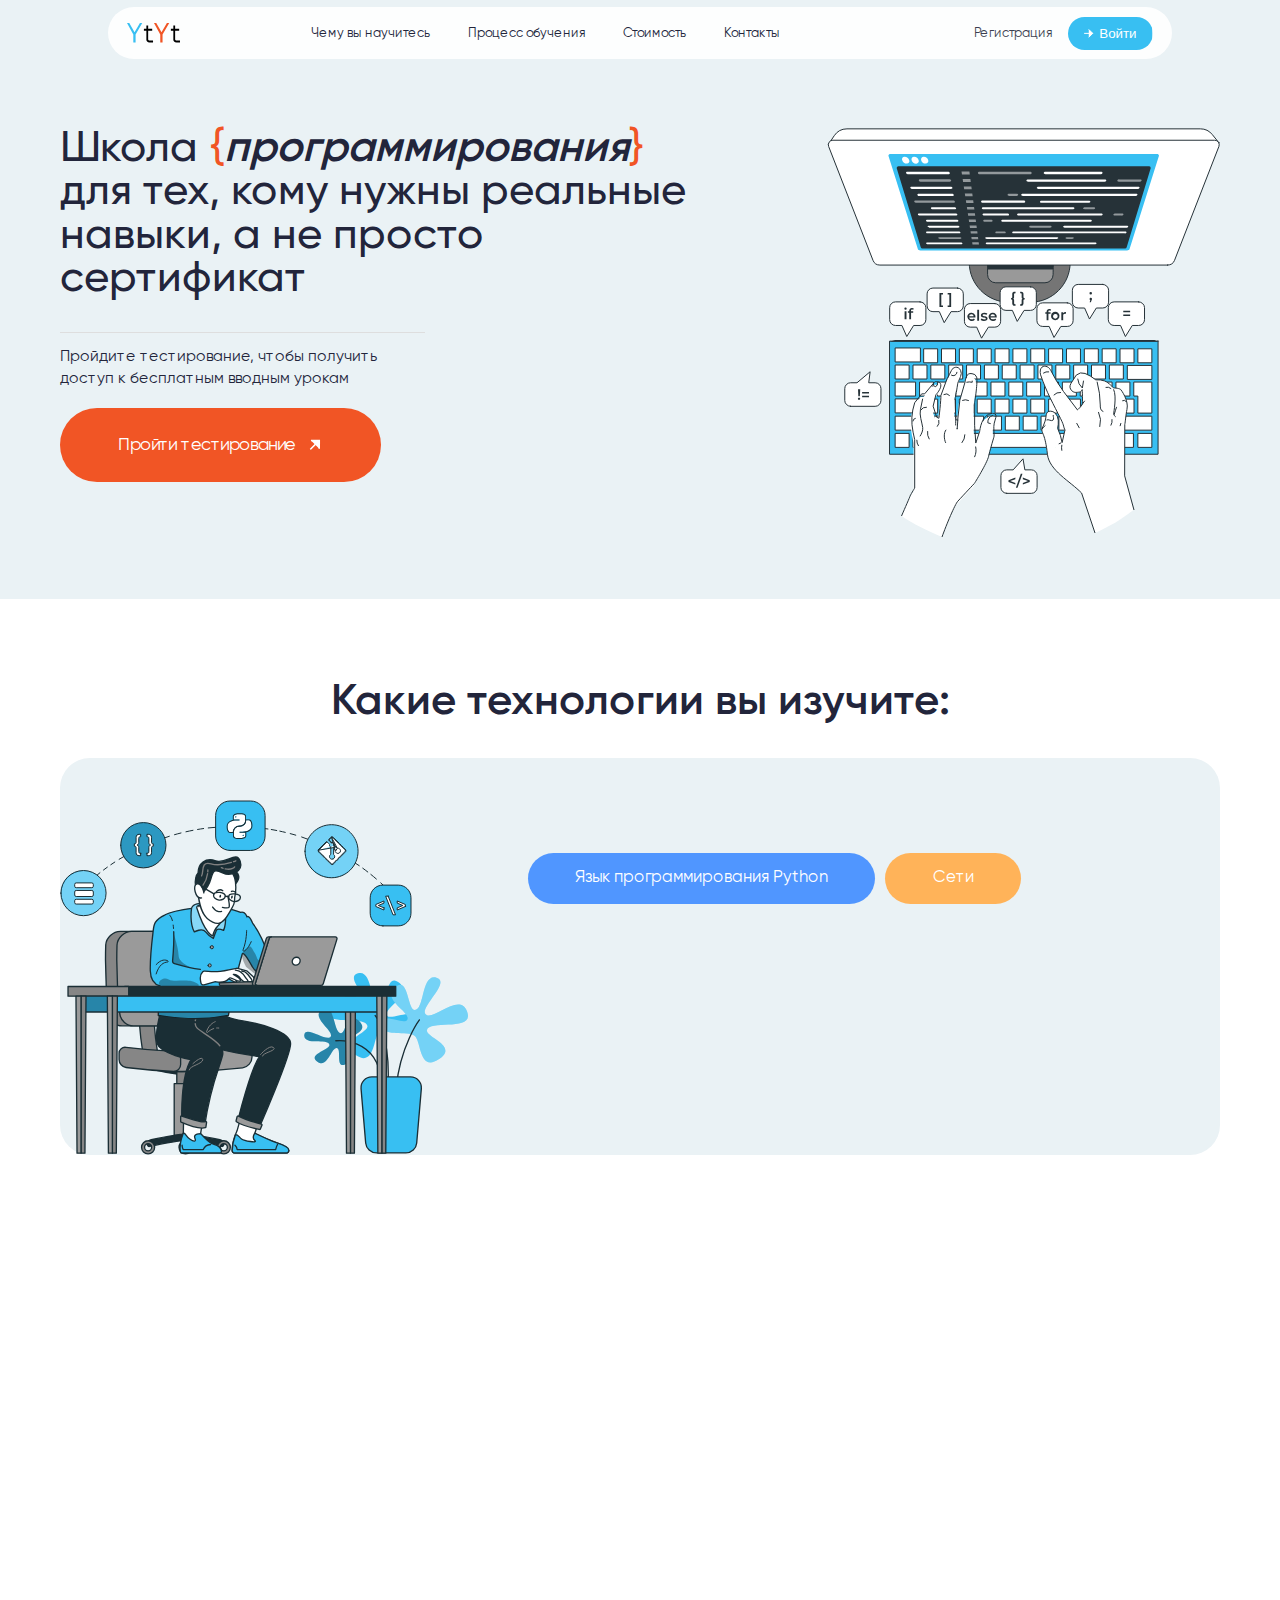
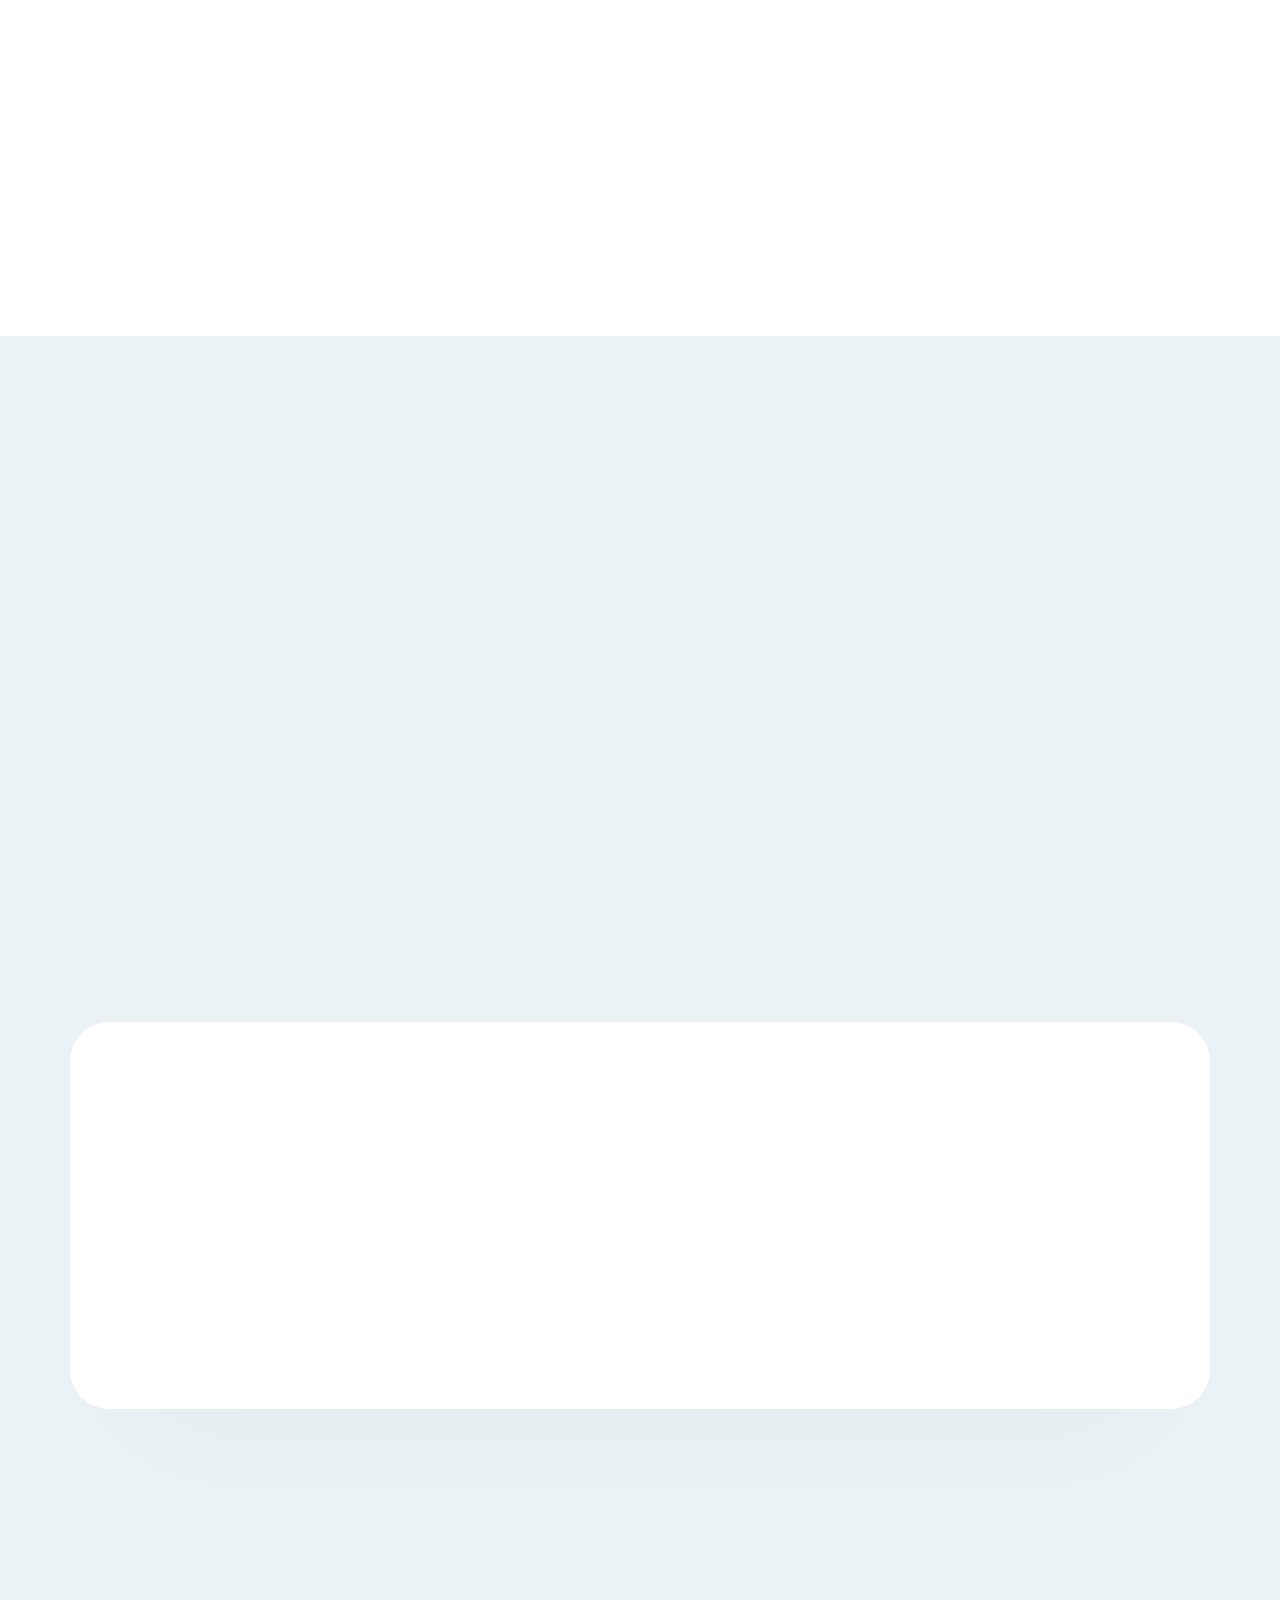
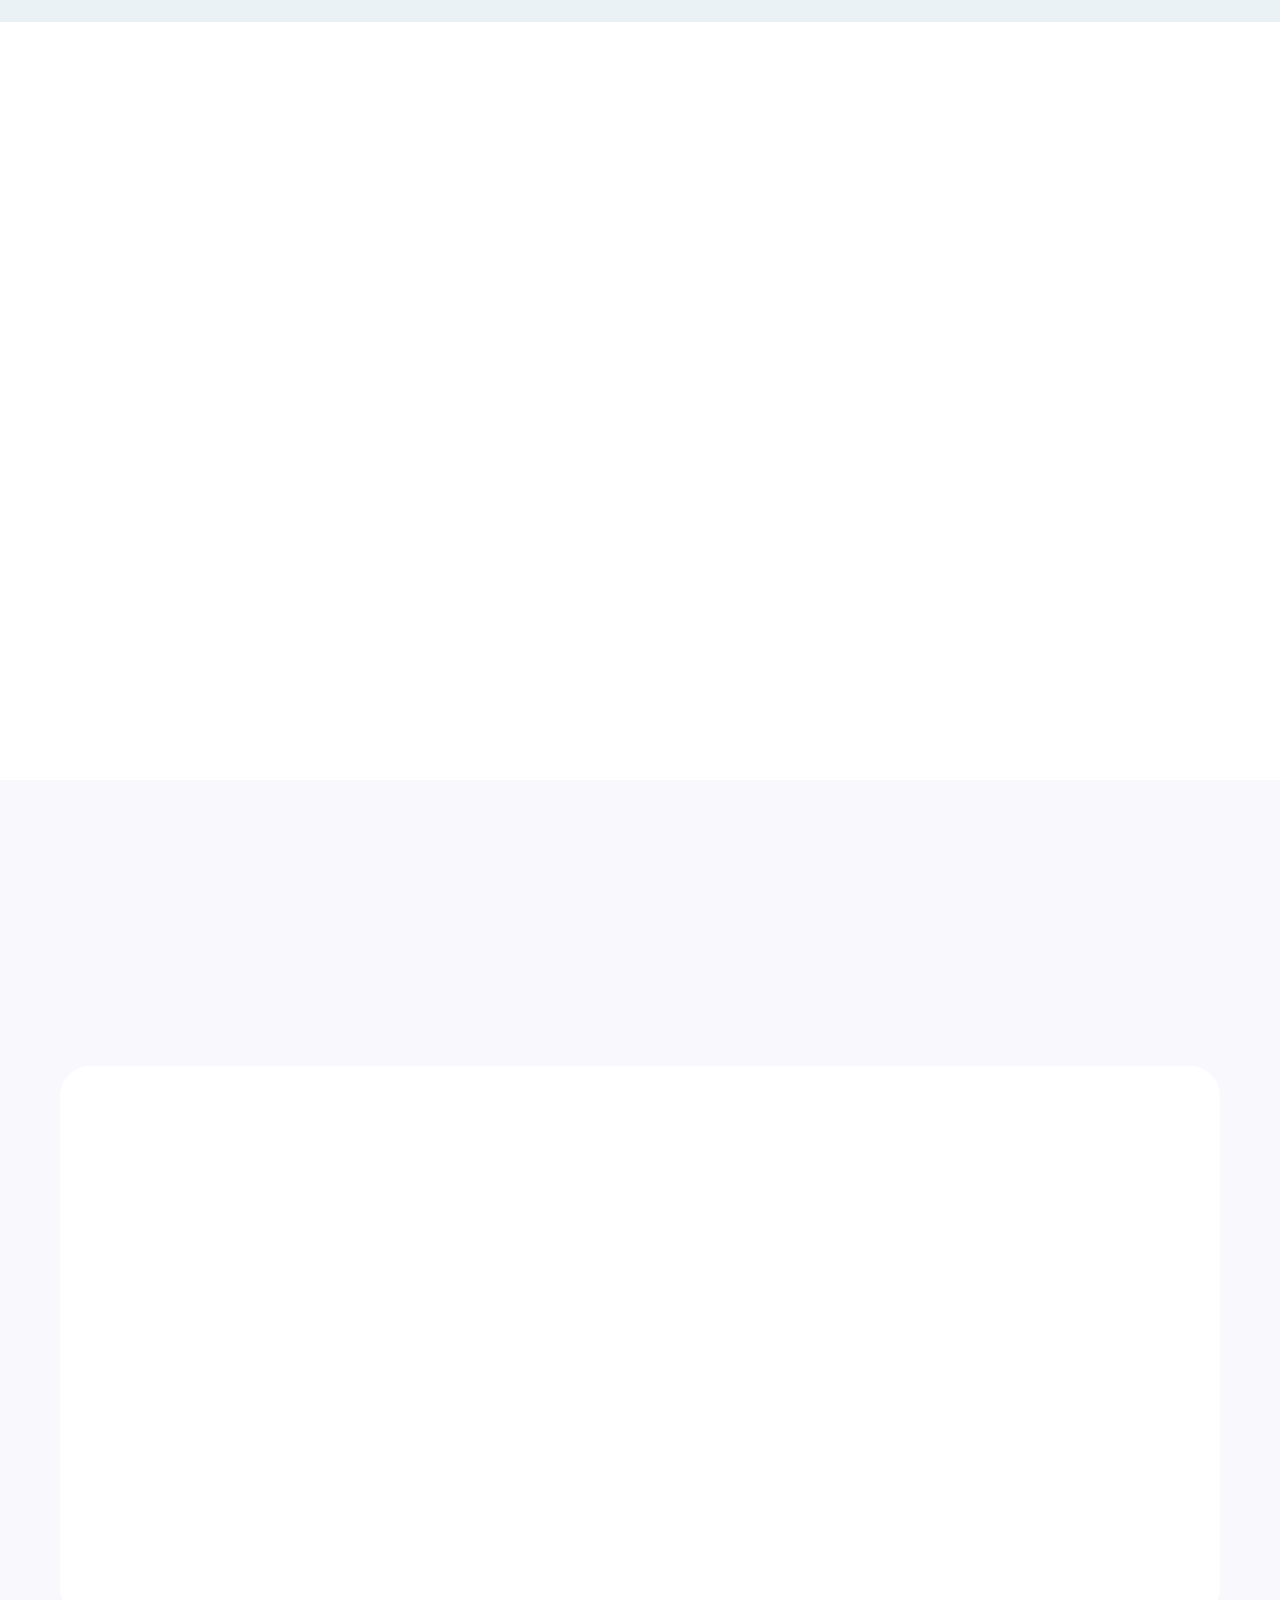
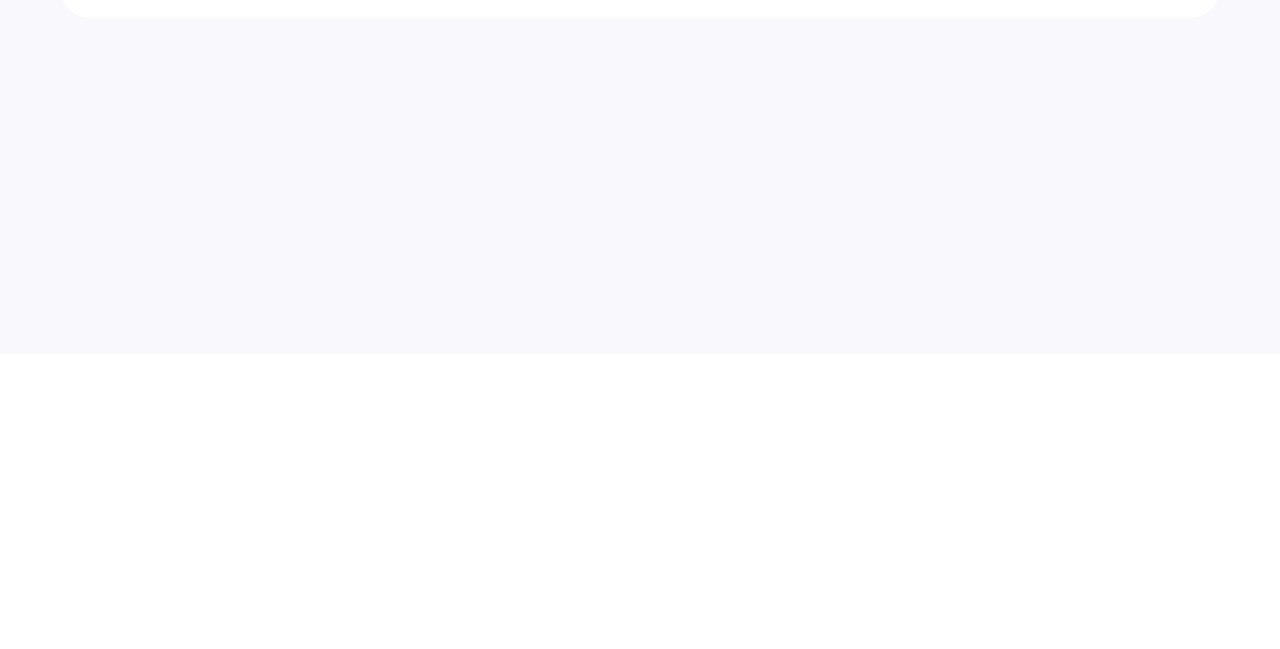
<file: projects/program-school/index.html>
<!DOCTYPE html><html lang="en"><head><meta charset="UTF-8"><meta http-equiv="X-UA-Compatible" content="IE=edge"><meta name="viewport" content="width=device-width,initial-scale=1"><title>Programming school</title><link rel="stylesheet" href="https://cdnjs.cloudflare.com/ajax/libs/animate.css/4.1.1/animate.min.css"><link rel="stylesheet" href="css/style.min.css"></head><body><div class="overlay"></div><header class="header wow animate__animated animate__slideInDown"><div class="header__wrapper"><div class="header__logo"><svg width="53" height="20"><use xlink:href="#logo"></use></svg></div><nav><button class="close-mobile mobile"><svg width="15" height="15"><use xlink:href="#close-menu"></use></svg></button><ul class="header__menu"><li><a href="#">Чему вы научитесь</a></li><li><a href="#">Процесс обучения</a></li><li><a href="#">Стоимость</a></li><li><a href="#">Контакты</a></li><li><a class="mobile" href="#">Регистрация</a></li></ul><button class="action login mobile"><svg width="10" height="9"><use xlink:href="#mini-arrow"></use></svg>Войти</button></nav><div class="header__sign"><a href="#">Регистрация</a> <button class="action login"><svg width="10" height="9"><use xlink:href="#mini-arrow"></use></svg>Войти</button></div><div class="hamburger"><span></span> <span></span> <span></span></div></div></header><main><section class="promo"><div class="container"><div class="promo__content wow animate__animated animate__bounceInLeft"><h1>Школа <b>{</b><em>программирования</em><b>}</b> для тех, кому нужны реальные навыки, а не просто сертификат</h1><h4>Пройдите тестирование, чтобы получить доступ к бесплатным вводным урокам</h4><a href="#" class="action test wow animate__animated animate__zoomIn animate__delay-1s">Пройти тестирование<svg width="15" height="15"><use xlink:href="#mini-arrow"></use></svg></a></div><div class="promo__img wow animate__animated animate__bounceInRight"><img src="img/promo-img.svg" alt="Promo Computer"></div></div></section><section class="info"><h2 class="wow animate__animated animate__bounceInRight">Какие технологии вы изучите:</h2><div class="container"><div class="info__img"><img class="wow animate__animated animate__fadeIn" src="img/info.svg" alt="Promo Study"></div><div class="info__content"><ul class="info__tabs"><li class="dark-blue wow animate__animated animate__zoomIn animate__delay-1s">Язык программирования Python</li><li class="yellow wow animate__animated animate__zoomIn animate__delay-2s">Сети</li><li class="orange wow animate__animated animate__zoomIn animate__delay-3s">Базы данных</li><li class="green wow animate__animated animate__zoomIn animate__delay-1s">Фреймворки Flask и Django</li><li class="light-blue wow animate__animated animate__zoomIn animate__delay-2s">Отладка и тестирование</li><li class="very-dark-blue wow animate__animated animate__zoomIn animate__delay-3s">Docker</li><li class="purple wow animate__animated animate__zoomIn animate__delay-1s">Git</li></ul><h3 class="wow animate__animated animate__fadeInUp">Это необходимый минимум для современного backend-разработчика</h3></div></div></section><section class="plan"><div class="container"><h2 class="wow animate__animated animate__bounceInLeft">Обучение в YtYt – это удобно и результативно</h2><ul class="plan__wrapper"><li class="wow animate__animated animate__zoomIn"><img src="img/plan-icons/source.svg" alt="Source Icon"><h4>Огромное количество практики</h4><span>Более 500 самостоятельных заданий и 20 полноценных больших проектов</span></li><li class="wow animate__animated animate__zoomIn"><img src="img/plan-icons/spiral.svg" alt="Spiral Icon"><h4>Современные методики обучения</h4><span>Спиральное обучение: погружаемся в материал постепенно, виток за витком</span></li><li class="wow animate__animated animate__zoomIn"><img src="img/plan-icons/computer.svg" alt="Computer Icon"><h4>Простое и понятное изложение</h4><span>Вместо заумных терминов – примеры из реального мира</span></li><li class="wow animate__animated animate__zoomIn"><img src="img/plan-icons/plan.svg" alt="Plan Icon"><h4>Гибкий график занятий</h4><span>Учитесь в любое время в удобном для вас темпе</span></li><li class="wow animate__animated animate__zoomIn"><img src="img/plan-icons/message.svg" alt="Message Icon"><h4>Прямая связь с опытными программистами</h4><span>Задавайте вопросы и отправляйте свой код на проверку</span></li><li class="wow animate__animated animate__zoomIn"><img src="img/plan-icons/salary.svg" alt="Salary Icon"><h4>Оплата небольшими частями</h4><span>Платите только за тот материал, который сейчас изучаете, а не за весь курс сразу</span></li><li class="wow animate__animated animate__zoomIn"><img src="img/plan-icons/telephone.svg" alt="Telephone Icon"><div><h4>Быстрый и легкий возврат</h4><span>Если передумаете учиться – вернем деньги за 3 рабочих дня</span></div></li></ul></div></section><section class="instruction"><div class="container"><h2 class="wow animate__animated animate__bounceInLeft">Как происходит обучение на YtYt?</h2><h4 class="wow animate__animated animate__bounceInRight">Обучение должно быть комфортным. Поэтому мы разработали собственную платформу для обучения программированию. На ней вы можете не только изучать теорию, но и запускать готовые примеры и даже писать свой собственный код.</h4><div class="instruction__video wow animate__animated animate__fadeInUp"><img src="img/laptop.svg" alt="Laptop"><div><a href="#"><svg width="12" height="14"><use xlink:href="#play-video-arrow"></use></svg></a><span>Посмотреть видео</span></div></div><ul class="instruction__wrapper"><li class="wow animate__animated animate__fadeIn"><h2>01</h2><h3>Весь материал разбит на небольшие уроки</h3><span>Теория и практика подаются маленькими порциями. Так вам будет легче усваивать новые знания.</span></li><li class="wow animate__animated animate__fadeIn"><h2>02</h2><h3>Обучение через практику</h3><span>Всё, что вы узнали, вы тут же начинаете применять на практике. Вы сразу видите результаты своего труда.</span></li><li class="wow animate__animated animate__fadeIn"><h2>03</h2><h3>Нет ограничений по времени</h3><span>Можно совмещать учёбу с работой и другими делами. Не нужно выпрашивать академический отпуск, если пришлось сделать перерыв.</span></li></ul><div class="instruction__action wow animate__animated animate__bounceInRight"><a href="#" class="action test">Начать обучение<svg width="15" height="15"><use xlink:href="#mini-arrow"></use></svg></a><span>Попробуйте, первые уроки бесплатны, но нужно пройти тестирование</span></div></div></section><section class="support"><div class="container"><div class="support__wrapper"><div class="first-row"><div class="image wow animate__animated animate__bounceInLeft"><img src="img/work.svg" alt="Work"></div><div class="text wow animate__animated animate__bounceInRight"><h2>Помощь и поддержка</h2><p>Если в процессе обучения возникнут сложности, вы всегда сможете задать вопрос своему наставнику.</p><p>Раз в несколько уроков вы будете получать большое задание, которое нужно будет сдавать на проверку код-ревьюеру. Он внимательно изучит ваш код, найдет ошибки и поможет вам стать лучше.</p></div></div><div class="second-row"><div class="text wow animate__animated animate__bounceInLeft"><h2>Методика обучения</h2><p>Весь учебный материал структурирован по принципу «спирального обучения». Сначала вы получаете базовые знания, а затем на каждом витке спирали углубляетесь в изученные темы, доводя их понимание до совершенства. Такой подход упрощает обучение и гарантирует, что вы не пропустите ничего важного.</p></div><div class="image wow animate__animated animate__bounceInRight"><img src="img/programming.svg" alt="Programming"></div></div></div></div></section><section class="price"><div class="container"><h2 class="wow animate__animated animate__fadeInDown">Стоимость обучения</h2><ul class="price__info wow animate__animated animate__fadeIn"><li><img src="img/price/calendar.svg" alt="Calendar Icon"><p>Весь курс разбит на несколько блоков. Оплата поэтапная вы платите только за тот блок, который сейчас проходите.</p></li><li><img src="img/price/currency.svg" alt="Currency Icon"><p>Любой из блоков вы можете оплатить в рассрочку</p></li><li><img src="img/price/mobile.svg" alt="Mobile Icon"><p>Если передумаете учиться, то возврат можно оформить в любой момент. Возвращаем деньги за 3 рабочих дня.</p></li></ul><svg class="price__mobile-img" width="48" height="30" viewBox="0 0 48 30" fill="none" xmlns="http://www.w3.org/2000/svg"><rect x="1.5" y="1.5" width="16.714" height="27" rx="3.5" fill="#F9F8FD" stroke="#C4C4C4" stroke-width="3"/><rect x="6" y="1" width="8" height="4" rx="2" fill="#C4C4C4"/><path d="M26 14a1 1 0 1 0 0 2v-2Zm21.707 1.707a1 1 0 0 0 0-1.414l-6.364-6.364a1 1 0 1 0-1.414 1.414L45.586 15l-5.657 5.657a1 1 0 0 0 1.414 1.414l6.364-6.364ZM26 16h21v-2H26v2Z" fill="#C4C4C4"/></svg><table width="100%" border="0" cellspacing="0" cellpadding="0"><thead class="wow animate__animated animate__fadeIn"><tr><th>Блок</th><th>Стоимость</th><th>Расчетное время обучения (мес.) *</th></tr></thead><tbody class="wow animate__animated animate__fadeIn"><tr><td>Введение в программирование</td><td>Бесплатно</td><td>0.5</td></tr><tr><td>Основы программирования на Python</td><td>9 900</td><td>1</td></tr><tr><td>Python, продвинутый уровень</td><td>14 900</td><td>2.5</td></tr><tr><td>Сети + фреймворк Flask</td><td>14 900</td><td>2.5</td></tr><tr><td>Базы данных</td><td>14 900</td><td>2</td></tr><tr><td>Фреймворк Django</td><td>14 900</td><td>2</td></tr><tr><td>Разработка «боевого» проекта</td><td>9 900</td><td>1.5</td></tr></tbody><tfoot class="wow animate__animated animate__fadeIn"><tr><td>Итого</td><td>79 400</td><td>12</td></tr></tfoot></table><p class="price__details wow animate__animated animate__fadeIn">* если занятиям уделяется около 20 часов в неделю</p><div class="price__anotation wow animate__animated animate__fadeIn"><img src="img/price/anotation.svg" alt="Anotation Icon"><p>Все блоки проходятся строго по порядку. Пропустить какой-то блок или начать обучение с середины нельзя, даже если вы считаете, что уже знаете какую-то часть материала. Только так мы можем гарантировать, что вы получите все знания, предусмотренные учебной программой.</p><a class="action test" href="#">Начать обучение<svg width="15" height="15"><use xlink:href="#mini-arrow"></use></svg></a></div></div></section></main><footer class="footer wow animate__animated animate__fadeIn"><div class="container"><div class="footer__wrapper"><div class="footer__socials"><div class="footer__logo"><svg width="88" height="32" viewBox="0 0 88 32" fill="none" xmlns="http://www.w3.org/2000/svg"><path fill-rule="evenodd" clip-rule="evenodd" d="M31.861 12.864V27.95c.154 1.35 1.437 4.051 5.34 4.051h5.617v-3.038h-5.616c-.798 0-2.394-.442-2.394-2.21V12.865h6.629V9.55h-6.63V4.01h-2.946v5.54h-4.05v3.314h4.05ZM76.2 12.864V27.95c.154 1.35 1.437 4.051 5.34 4.051h5.617v-3.038h-5.616c-.798 0-2.394-.442-2.394-2.21V12.865h6.629V9.55h-6.629V4.01h-2.946v5.54h-4.052v3.314h4.052Z" fill="#22253B"/><path fill-rule="evenodd" clip-rule="evenodd" d="M0 0h3.755l8.674 15.148L21.274 0h3.842L14.112 18.902h.002V32h-3.748V18.902h-.009L0 0Z" fill="#38BFF2"/><path fill-rule="evenodd" clip-rule="evenodd" d="M44.34 0h3.754l8.675 15.148L65.613 0h3.843L58.452 18.902h.002V32h-3.748V18.902h-.009L44.34 0Z" fill="#F15525"/></svg> <span>Школа программирования</span></div><ul><li><a href="#"><svg width="35" height="35"><use xlink:href="#insta-icon"></use></svg></a></li><li><a href="#"><svg width="35" height="35"><use xlink:href="#vk-icon"></use></svg></a></li><li><a href="#"><svg width="35" height="35"><use xlink:href="#facebook-icon"></use></svg></a></li><li><a href="#"><svg width="35" height="35"><use xlink:href="#youtube-icon"></use></svg></a></li></ul></div><ul class="footer__menu"><li><a href="#">Чему вы научитесь</a></li><li><a href="#">Процесс обучения</a></li><li><a href="#">Стоимость</a></li><li><a href="#">Контакты</a></li><li><a href="#">Регистрация</a></li></ul><div class="footer__additional-info"><address><a class="tel" href="tel:+380999489396">+38 (099) 948 93 96</a> <a class="mail" href="mailto:info@ytyt.ua">info@ytyt.ua</a></address><ul class="footer__address"><li>ИП Умаров Т. А.</li><li>ИНН 745216229809</li><li>ОГРНИП 315745200001358</li></ul></div></div><div class="footer__info"><span>© 2022 ytyt — Все права защищены</span> <a class="link--ml" href="#">Пользовательское соглашение</a> <a href="#">Политика конфиденциальности</a></div></div></footer><svg style="display: none;"><symbol viewBox="0 0 53 20" id="logo"><path fill-rule="evenodd" clip-rule="evenodd" d="M19.375 7.823v9.173c.093.82.873 2.463 3.247 2.463h3.416v-1.848h-3.416c-.485 0-1.456-.268-1.456-1.343V7.823h4.032V5.807h-4.032V2.44h-1.791v3.368H16.91v2.016h2.464ZM46.338 7.823v9.173c.093.82.873 2.463 3.247 2.463H53v-1.848h-3.415c-.485 0-1.456-.268-1.456-1.343V7.823h4.031V5.807h-4.03V2.44h-1.792v3.368h-2.464v2.016h2.464Z" fill="#000"/><path fill-rule="evenodd" clip-rule="evenodd" d="M0 0h2.283l5.275 9.211L12.936 0h2.337L8.581 11.494H6.298L0 0Zm8.583 11.494h-2.28v7.965h2.28v-7.965Z" fill="#38BFF2"/><path fill-rule="evenodd" clip-rule="evenodd" d="M26.963 0h2.283l5.275 9.211L39.899 0h2.337l-6.692 11.494h-2.283L26.963 0Zm8.582 11.494h-2.279v7.965h2.28v-7.965Z" fill="#F15525"/></symbol><symbol viewBox="0 0 10 9" id="mini-arrow"><path d="m4.776.43 3.936 3.936L4.776 8.3M8.732 4.367H.152" stroke="#fff"/></symbol><symbol viewBox="0 0 15 15" id="close-menu"><path fill="#BCBCBC" d="M0 13.633 13.633 0l.974.974L.974 14.607z"/><path fill="#BCBCBC" d="M13.633 14.606 0 .973.974 0l13.633 13.633z"/></symbol><symbol viewBox="0 0 15 15" id="test-arrow"><path d="M.293 13.293a1 1 0 1 0 1.414 1.414L.293 13.293ZM15 1a1 1 0 0 0-1-1H5a1 1 0 0 0 0 2h8v8a1 1 0 1 0 2 0V1ZM1.707 14.707l13-13L13.293.293l-13 13 1.414 1.414Z" fill="#fff"/></symbol><symbol viewBox="0 0 12 14" id="play-video-arrow"><path d="M10.52 6.136a1 1 0 0 1 0 1.728l-9.016 5.259A1 1 0 0 1 0 12.259V1.741A1 1 0 0 1 1.504.877l9.015 5.26Z" fill="#fff"/></symbol><symbol viewBox="0 0 35 35" id="insta-icon"><g clip-path="url(#clip0_38_3293)"><path d="M34.888 17.437c0 9.63-7.807 17.437-17.437 17.437S.014 27.067.014 17.437 7.821 0 17.451 0s17.437 7.807 17.437 17.437Z"/><path d="M21.4 8.687h-8.188A4.839 4.839 0 0 0 8.38 13.52v8.189a4.839 4.839 0 0 0 4.833 4.833h8.19a4.839 4.839 0 0 0 4.832-4.833v-8.19a4.839 4.839 0 0 0-4.833-4.832Zm-4.093 13.81a4.888 4.888 0 0 1-4.883-4.883 4.888 4.888 0 0 1 4.883-4.882 4.888 4.888 0 0 1 4.882 4.882 4.888 4.888 0 0 1-4.883 4.882Zm4.998-8.614a1.444 1.444 0 0 1-1.442-1.442c0-.796.647-1.443 1.442-1.443.796 0 1.443.647 1.443 1.443 0 .795-.647 1.442-1.443 1.442Z" fill="#fff"/><path d="M17.307 13.779a3.84 3.84 0 0 0-3.836 3.835 3.84 3.84 0 0 0 3.836 3.836 3.84 3.84 0 0 0 3.835-3.836 3.84 3.84 0 0 0-3.835-3.835ZM22.305 12.045a.396.396 0 1 0 .002.793.396.396 0 0 0-.002-.793Z" fill="#fff"/></g><defs><clipPath id="clip0_38_3293"><path fill="#fff" d="M0 0h35v35H0z"/></clipPath></defs></symbol><symbol viewBox="0 0 35 35" id="vk-icon"><g clip-path="url(#clip0_38_3294)"><path d="M34.874 17.437c0 9.63-7.807 17.437-17.437 17.437S0 27.067 0 17.437 7.807 0 17.437 0s17.437 7.807 17.437 17.437Z"/><path fill-rule="evenodd" clip-rule="evenodd" d="M16.85 22.958h1.115s.337-.037.509-.222c.158-.17.153-.489.153-.489s-.022-1.492.673-1.712c.685-.216 1.564 1.443 2.496 2.08.704.483 1.24.378 1.24.378l2.492-.035s1.303-.08.685-1.102c-.05-.084-.36-.757-1.852-2.139-1.563-1.446-1.354-1.212.529-3.714 1.146-1.524 1.604-2.454 1.46-2.852-.136-.38-.979-.28-.979-.28l-2.805.018s-.208-.028-.363.064c-.15.09-.247.3-.247.3s-.444 1.18-1.037 2.182c-1.249 2.116-1.748 2.228-1.953 2.096-.475-.306-.356-1.23-.356-1.886 0-2.05.312-2.906-.607-3.127-.305-.074-.53-.122-1.31-.13-1-.01-1.848.003-2.328.238-.32.155-.565.503-.415.523.185.025.605.113.828.415.287.39.277 1.267.277 1.267s.165 2.413-.386 2.713c-.378.206-.897-.214-2.01-2.134-.571-.983-1.002-2.07-1.002-2.07s-.083-.203-.231-.312c-.18-.131-.432-.173-.432-.173l-2.666.017s-.4.011-.547.185c-.13.154-.01.474-.01.474s2.087 4.87 4.45 7.324c2.168 2.25 4.629 2.103 4.629 2.103Z" fill="#fff"/></g><defs><clipPath id="clip0_38_3294"><path fill="#fff" d="M0 0h35v35H0z"/></clipPath></defs></symbol><symbol viewBox="0 0 35 35" id="facebook-icon"><g clip-path="url(#clip0_38_3295)"><path d="M34.888 17.437c0 9.63-7.807 17.437-17.437 17.437S.014 27.067.014 17.437 7.821 0 17.451 0s17.437 7.807 17.437 17.437Z"/><path d="M19.22 12.913h2.026v-2.94h-2.382v.01c-2.886.101-3.477 1.695-3.53 3.368h-.005v1.468h-1.965v2.88h1.965v7.717h2.961v-7.718h2.426l.469-2.879H18.29v-.887c0-.565.383-1.019.929-1.019Z" fill="#fff"/></g><defs><clipPath id="clip0_38_3295"><path fill="#fff" d="M0 0h35v35H0z"/></clipPath></defs></symbol><symbol viewBox="0 0 35 35" id="youtube-icon"><g clip-path="url(#clip0_38_3296)"><path d="M34.94 17.463c0 9.645-7.819 17.463-17.463 17.463-9.645 0-17.463-7.818-17.463-17.463C.014 7.82 7.832 0 17.477 0 27.12 0 34.94 7.819 34.94 17.463Z"/><path d="M26.473 11.67c-.71-.844-2.02-1.188-4.52-1.188h-9.081c-2.56 0-3.891.367-4.598 1.264-.689.876-.689 2.166-.689 3.951V19.1c0 3.458.818 5.214 5.287 5.214h9.08c2.17 0 3.371-.303 4.15-1.048.797-.763 1.137-2.01 1.137-4.166v-3.403c0-1.883-.053-3.18-.766-4.027Zm-6.27 6.198-4.123 2.155a.633.633 0 0 1-.928-.562v-4.296a.634.634 0 0 1 .926-.563l4.123 2.142a.634.634 0 0 1 .002 1.124Z" fill="#fff"/></g><defs><clipPath id="clip0_38_3296"><path fill="#fff" d="M0 0h35v35H0z"/></clipPath></defs></symbol></svg><script src="js/wow.min.js"></script><script src="js/header.js"></script></body></html>
</file>
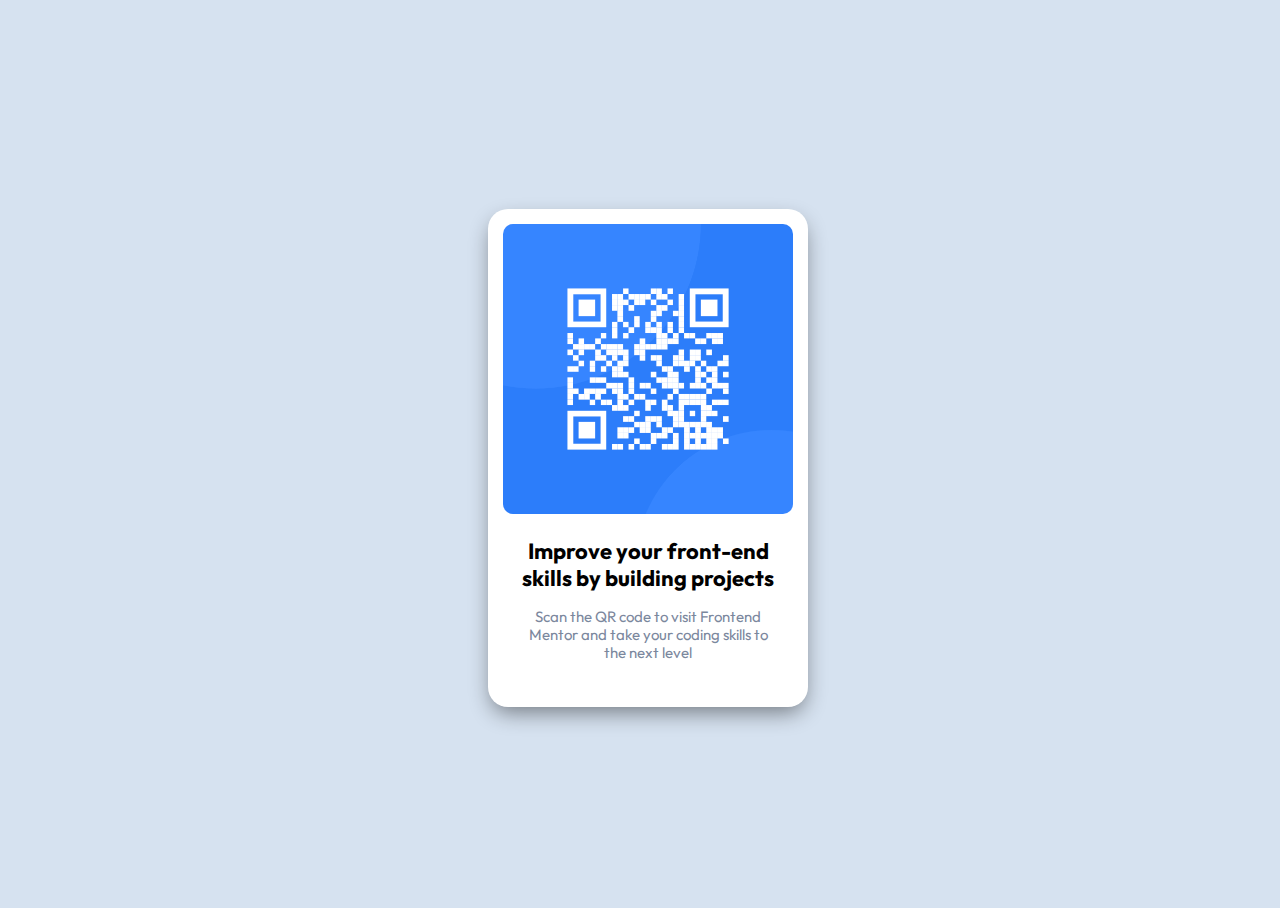
<file: projects/qr-code/index.html>
<!DOCTYPE html>
<html lang="en">
    <head>
        <meta charset="UTF-8">
        <meta name="viewport" content="width=device-width, initial-scale=1.0">
        <link rel="icon" type="image/png" sizes="32x32" href="./images/favicon-32x32.png">
        <title>Frontend Mentor | QR code component</title>
        <link rel="stylesheet" href="./style.css">
    </head>
    <body>
        <div class="qr-container">
            <img src="./images/image-qr-code.png" alt="QR code to frontendmentor.io">
            <h1>Improve your front-end skills by building projects</h1>
            <p>Scan the QR code to visit Frontend Mentor and take your coding skills to the next level</p>
        </div>
    </body>
</html>
</file>
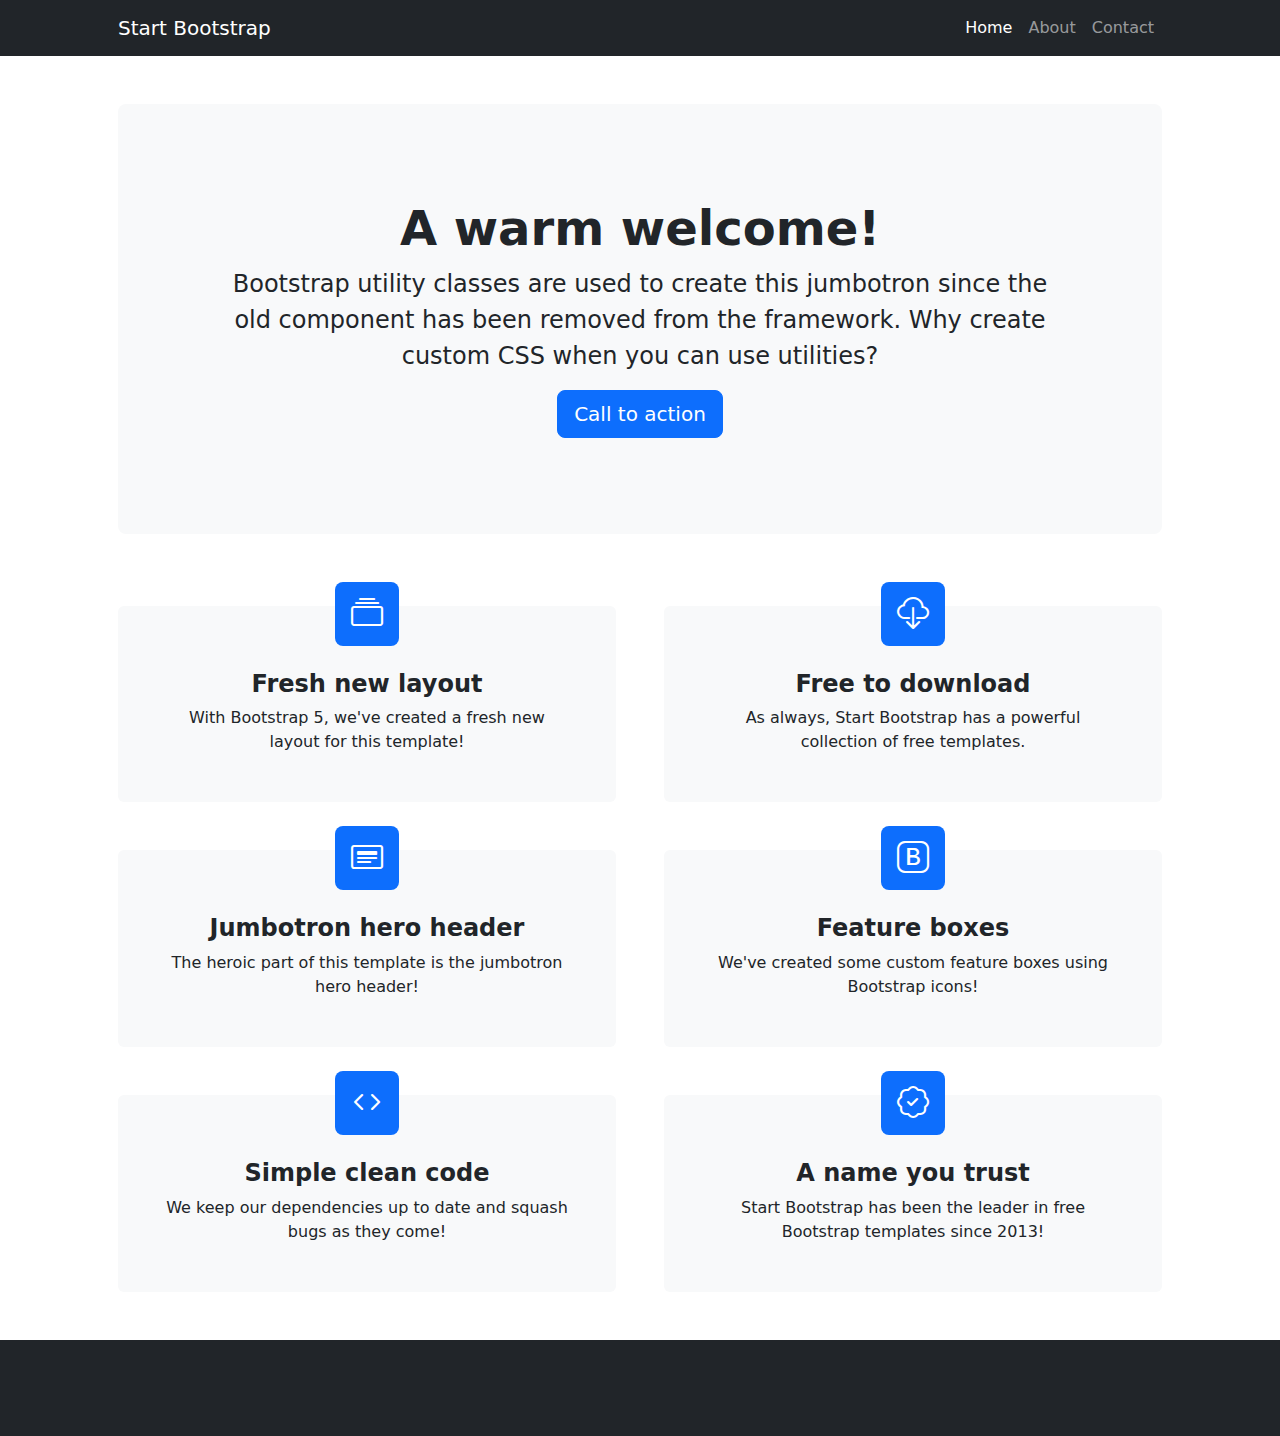
<file: projects/test/index.html>
<!DOCTYPE html><html lang="en"><head><meta charSet="utf-8"/><meta name="viewport" content="width=device-width, initial-scale=1"/><link rel="stylesheet" href="/projects/test/_next/static/css/d3df112486f97f47.css" data-precedence="next"/><link rel="stylesheet" href="/projects/test/_next/static/css/05baae7eddf309b0.css" data-precedence="next"/><link rel="stylesheet" href="/projects/test/_next/static/css/12f01cd18f6afa74.css" data-precedence="next"/><link rel="preload" as="script" fetchPriority="low" href="/projects/test/_next/static/chunks/webpack-07c3e7bce3a041d7.js"/><script src="/projects/test/_next/static/chunks/fd9d1056-3972fde5e13f2956.js" async=""></script><script src="/projects/test/_next/static/chunks/117-76703cb86e83c2a6.js" async=""></script><script src="/projects/test/_next/static/chunks/main-app-7d62c754725cfd77.js" async=""></script><script src="/projects/test/_next/static/chunks/662-e0871ae45ed9477a.js" async=""></script><script src="/projects/test/_next/static/chunks/app/page-816fda54bb940d94.js" async=""></script><script src="/projects/test/_next/static/chunks/128-49460d7ee6aa534f.js" async=""></script><script src="/projects/test/_next/static/chunks/app/layout-b0b456034956f0c5.js" async=""></script><title>Test</title><script src="/projects/test/_next/static/chunks/polyfills-42372ed130431b0a.js" noModule=""></script></head><body> <nav class="navbar navbar-expand-lg navbar-dark bg-dark"><div class="container px-lg-5"><a class="navbar-brand" href="#!">Start Bootstrap</a><button class="navbar-toggler" type="button" data-bs-toggle="collapse" data-bs-target="#navbarSupportedContent" aria-controls="navbarSupportedContent" aria-expanded="false" aria-label="Toggle navigation"><span class="navbar-toggler-icon"></span></button><div class="collapse navbar-collapse" id="navbarSupportedContent"><ul class="navbar-nav ms-auto mb-2 mb-lg-0"><li class="nav-item"><a class="nav-link active" aria-current="page" href="#!">Home</a></li><li class="nav-item"><a class="nav-link" href="#!">About</a></li><li class="nav-item"><a class="nav-link" href="#!">Contact</a></li></ul></div></div></nav><header class="py-5"><div class="container px-lg-5"><div class="p-4 p-lg-5 bg-light rounded-3 text-center"><div class="m-4 m-lg-5"><h1 class="display-5 fw-bold">A warm welcome!</h1><p class="fs-4  ">Bootstrap utility classes are used to create this jumbotron since the old component has been removed from the framework. Why create custom CSS when you can use utilities?</p><a class="btn btn-lg btn-primary" href="#!">Call to action</a></div></div></div></header><main><section class="pt-4"><div class="container px-lg-5"><div class="row gx-lg-5"><div class="col-lg-6 col-xxl-4 mb-5"><div role="button" tabindex="0" aria-disabled="false" aria-roledescription="sortable" aria-describedby="DndDescribedBy-0" class="cursor-pointer"><div class="card bg-light border-0 h-100"><div class="feature rounded-3 mb-4 mt-n4 mx-auto" style="background-color:#0d6efd;padding:1rem"><i class="bi bi-collection" style="color:#fff"></i></div><div class="card-body text-center p-4 p-lg-5 pt-0 pt-lg-0"><h2 class="fs-4 fw-bold">Fresh new layout</h2><p class="mb-0">With Bootstrap 5, we&#x27;ve created a fresh new layout for this template!</p></div></div></div></div><div class="col-lg-6 col-xxl-4 mb-5"><div role="button" tabindex="0" aria-disabled="false" aria-roledescription="sortable" aria-describedby="DndDescribedBy-0" class="cursor-pointer"><div class="card bg-light border-0 h-100"><div class="feature rounded-3 mb-4 mt-n4 mx-auto" style="background-color:#0d6efd;padding:1rem"><i class="bi bi-cloud-download" style="color:#fff"></i></div><div class="card-body text-center p-4 p-lg-5 pt-0 pt-lg-0"><h2 class="fs-4 fw-bold">Free to download</h2><p class="mb-0">As always, Start Bootstrap has a powerful collection of free templates.</p></div></div></div></div><div class="col-lg-6 col-xxl-4 mb-5"><div role="button" tabindex="0" aria-disabled="false" aria-roledescription="sortable" aria-describedby="DndDescribedBy-0" class="cursor-pointer"><div class="card bg-light border-0 h-100"><div class="feature rounded-3 mb-4 mt-n4 mx-auto" style="background-color:#0d6efd;padding:1rem"><i class="bi bi-card-heading" style="color:#fff"></i></div><div class="card-body text-center p-4 p-lg-5 pt-0 pt-lg-0"><h2 class="fs-4 fw-bold">Jumbotron hero header</h2><p class="mb-0">The heroic part of this template is the jumbotron hero header!</p></div></div></div></div><div class="col-lg-6 col-xxl-4 mb-5"><div role="button" tabindex="0" aria-disabled="false" aria-roledescription="sortable" aria-describedby="DndDescribedBy-0" class="cursor-pointer"><div class="card bg-light border-0 h-100"><div class="feature rounded-3 mb-4 mt-n4 mx-auto" style="background-color:#0d6efd;padding:1rem"><i class="bi bi-bootstrap" style="color:#fff"></i></div><div class="card-body text-center p-4 p-lg-5 pt-0 pt-lg-0"><h2 class="fs-4 fw-bold">Feature boxes</h2><p class="mb-0">We&#x27;ve created some custom feature boxes using Bootstrap icons!</p></div></div></div></div><div class="col-lg-6 col-xxl-4 mb-5"><div role="button" tabindex="0" aria-disabled="false" aria-roledescription="sortable" aria-describedby="DndDescribedBy-0" class="cursor-pointer"><div class="card bg-light border-0 h-100"><div class="feature rounded-3 mb-4 mt-n4 mx-auto" style="background-color:#0d6efd;padding:1rem"><i class="bi bi-code" style="color:#fff"></i></div><div class="card-body text-center p-4 p-lg-5 pt-0 pt-lg-0"><h2 class="fs-4 fw-bold">Simple clean code</h2><p class="mb-0">We keep our dependencies up to date and squash bugs as they come!</p></div></div></div></div><div class="col-lg-6 col-xxl-4 mb-5"><div role="button" tabindex="0" aria-disabled="false" aria-roledescription="sortable" aria-describedby="DndDescribedBy-0" class="cursor-pointer"><div class="card bg-light border-0 h-100"><div class="feature rounded-3 mb-4 mt-n4 mx-auto" style="background-color:#0d6efd;padding:1rem"><i class="bi bi-patch-check" style="color:#fff"></i></div><div class="card-body text-center p-4 p-lg-5 pt-0 pt-lg-0"><h2 class="fs-4 fw-bold">A name you trust</h2><p class="mb-0">Start Bootstrap has been the leader in free Bootstrap templates since 2013!</p></div></div></div></div></div></div></section></main><footer class="py-5 bg-dark"><div class="container"><p class="m-0 text-center text-white"></p></div></footer><script src="/projects/test/_next/static/chunks/webpack-07c3e7bce3a041d7.js" async=""></script><script>(self.__next_f=self.__next_f||[]).push([0]);self.__next_f.push([2,null])</script><script>self.__next_f.push([1,"1:HL[\"/projects/test/_next/static/css/d3df112486f97f47.css\",\"style\"]\n2:HL[\"/projects/test/_next/static/css/05baae7eddf309b0.css\",\"style\"]\n3:HL[\"/projects/test/_next/static/css/12f01cd18f6afa74.css\",\"style\"]\n"])</script><script>self.__next_f.push([1,"4:I[2846,[],\"\"]\n6:I[1662,[\"662\",\"static/chunks/662-e0871ae45ed9477a.js\",\"931\",\"static/chunks/app/page-816fda54bb940d94.js\"],\"default\"]\n7:I[1257,[\"128\",\"static/chunks/128-49460d7ee6aa534f.js\",\"185\",\"static/chunks/app/layout-b0b456034956f0c5.js\"],\"default\"]\n8:I[424,[\"128\",\"static/chunks/128-49460d7ee6aa534f.js\",\"185\",\"static/chunks/app/layout-b0b456034956f0c5.js\"],\"default\"]\n9:I[4707,[],\"\"]\na:I[6423,[],\"\"]\nc:I[1060,[],\"\"]\nd:[]\n"])</script><script>self.__next_f.push([1,"0:[\"$\",\"$L4\",null,{\"buildId\":\"_c52BmiSA0voW1kWvel7q\",\"assetPrefix\":\"/projects/test\",\"urlParts\":[\"\",\"\"],\"initialTree\":[\"\",{\"children\":[\"__PAGE__\",{}]},\"$undefined\",\"$undefined\",true],\"initialSeedData\":[\"\",{\"children\":[\"__PAGE__\",{},[[\"$L5\",[\"$\",\"$L6\",null,{}],null],null],null]},[[[[\"$\",\"link\",\"0\",{\"rel\":\"stylesheet\",\"href\":\"/projects/test/_next/static/css/d3df112486f97f47.css\",\"precedence\":\"next\",\"crossOrigin\":\"$undefined\"}],[\"$\",\"link\",\"1\",{\"rel\":\"stylesheet\",\"href\":\"/projects/test/_next/static/css/05baae7eddf309b0.css\",\"precedence\":\"next\",\"crossOrigin\":\"$undefined\"}],[\"$\",\"link\",\"2\",{\"rel\":\"stylesheet\",\"href\":\"/projects/test/_next/static/css/12f01cd18f6afa74.css\",\"precedence\":\"next\",\"crossOrigin\":\"$undefined\"}]],[\"$\",\"html\",null,{\"lang\":\"en\",\"children\":[\"$\",\"body\",null,{\"children\":[\"$\",\"$L7\",null,{\"children\":[[\"$\",\"$L8\",null,{}],[\"$\",\"main\",null,{\"children\":[\"$\",\"$L9\",null,{\"parallelRouterKey\":\"children\",\"segmentPath\":[\"children\"],\"error\":\"$undefined\",\"errorStyles\":\"$undefined\",\"errorScripts\":\"$undefined\",\"template\":[\"$\",\"$La\",null,{}],\"templateStyles\":\"$undefined\",\"templateScripts\":\"$undefined\",\"notFound\":[[\"$\",\"title\",null,{\"children\":\"404: This page could not be found.\"}],[\"$\",\"div\",null,{\"style\":{\"fontFamily\":\"system-ui,\\\"Segoe UI\\\",Roboto,Helvetica,Arial,sans-serif,\\\"Apple Color Emoji\\\",\\\"Segoe UI Emoji\\\"\",\"height\":\"100vh\",\"textAlign\":\"center\",\"display\":\"flex\",\"flexDirection\":\"column\",\"alignItems\":\"center\",\"justifyContent\":\"center\"},\"children\":[\"$\",\"div\",null,{\"children\":[[\"$\",\"style\",null,{\"dangerouslySetInnerHTML\":{\"__html\":\"body{color:#000;background:#fff;margin:0}.next-error-h1{border-right:1px solid rgba(0,0,0,.3)}@media (prefers-color-scheme:dark){body{color:#fff;background:#000}.next-error-h1{border-right:1px solid rgba(255,255,255,.3)}}\"}}],[\"$\",\"h1\",null,{\"className\":\"next-error-h1\",\"style\":{\"display\":\"inline-block\",\"margin\":\"0 20px 0 0\",\"padding\":\"0 23px 0 0\",\"fontSize\":24,\"fontWeight\":500,\"verticalAlign\":\"top\",\"lineHeight\":\"49px\"},\"children\":\"404\"}],[\"$\",\"div\",null,{\"style\":{\"display\":\"inline-block\"},\"children\":[\"$\",\"h2\",null,{\"style\":{\"fontSize\":14,\"fontWeight\":400,\"lineHeight\":\"49px\",\"margin\":0},\"children\":\"This page could not be found.\"}]}]]}]}]],\"notFoundStyles\":[]}]}],[\"$\",\"footer\",null,{\"className\":\"py-5 bg-dark\",\"children\":[\"$\",\"div\",null,{\"className\":\"container\",\"children\":[\"$\",\"p\",null,{\"className\":\"m-0 text-center text-white\"}]}]}]]}]}]}]],null],null],\"couldBeIntercepted\":false,\"initialHead\":[null,\"$Lb\"],\"globalErrorComponent\":\"$c\",\"missingSlots\":\"$Wd\"}]\n"])</script><script>self.__next_f.push([1,"b:[[\"$\",\"meta\",\"0\",{\"name\":\"viewport\",\"content\":\"width=device-width, initial-scale=1\"}],[\"$\",\"meta\",\"1\",{\"charSet\":\"utf-8\"}],[\"$\",\"title\",\"2\",{\"children\":\"Test\"}]]\n5:null\n"])</script></body></html>
</file>
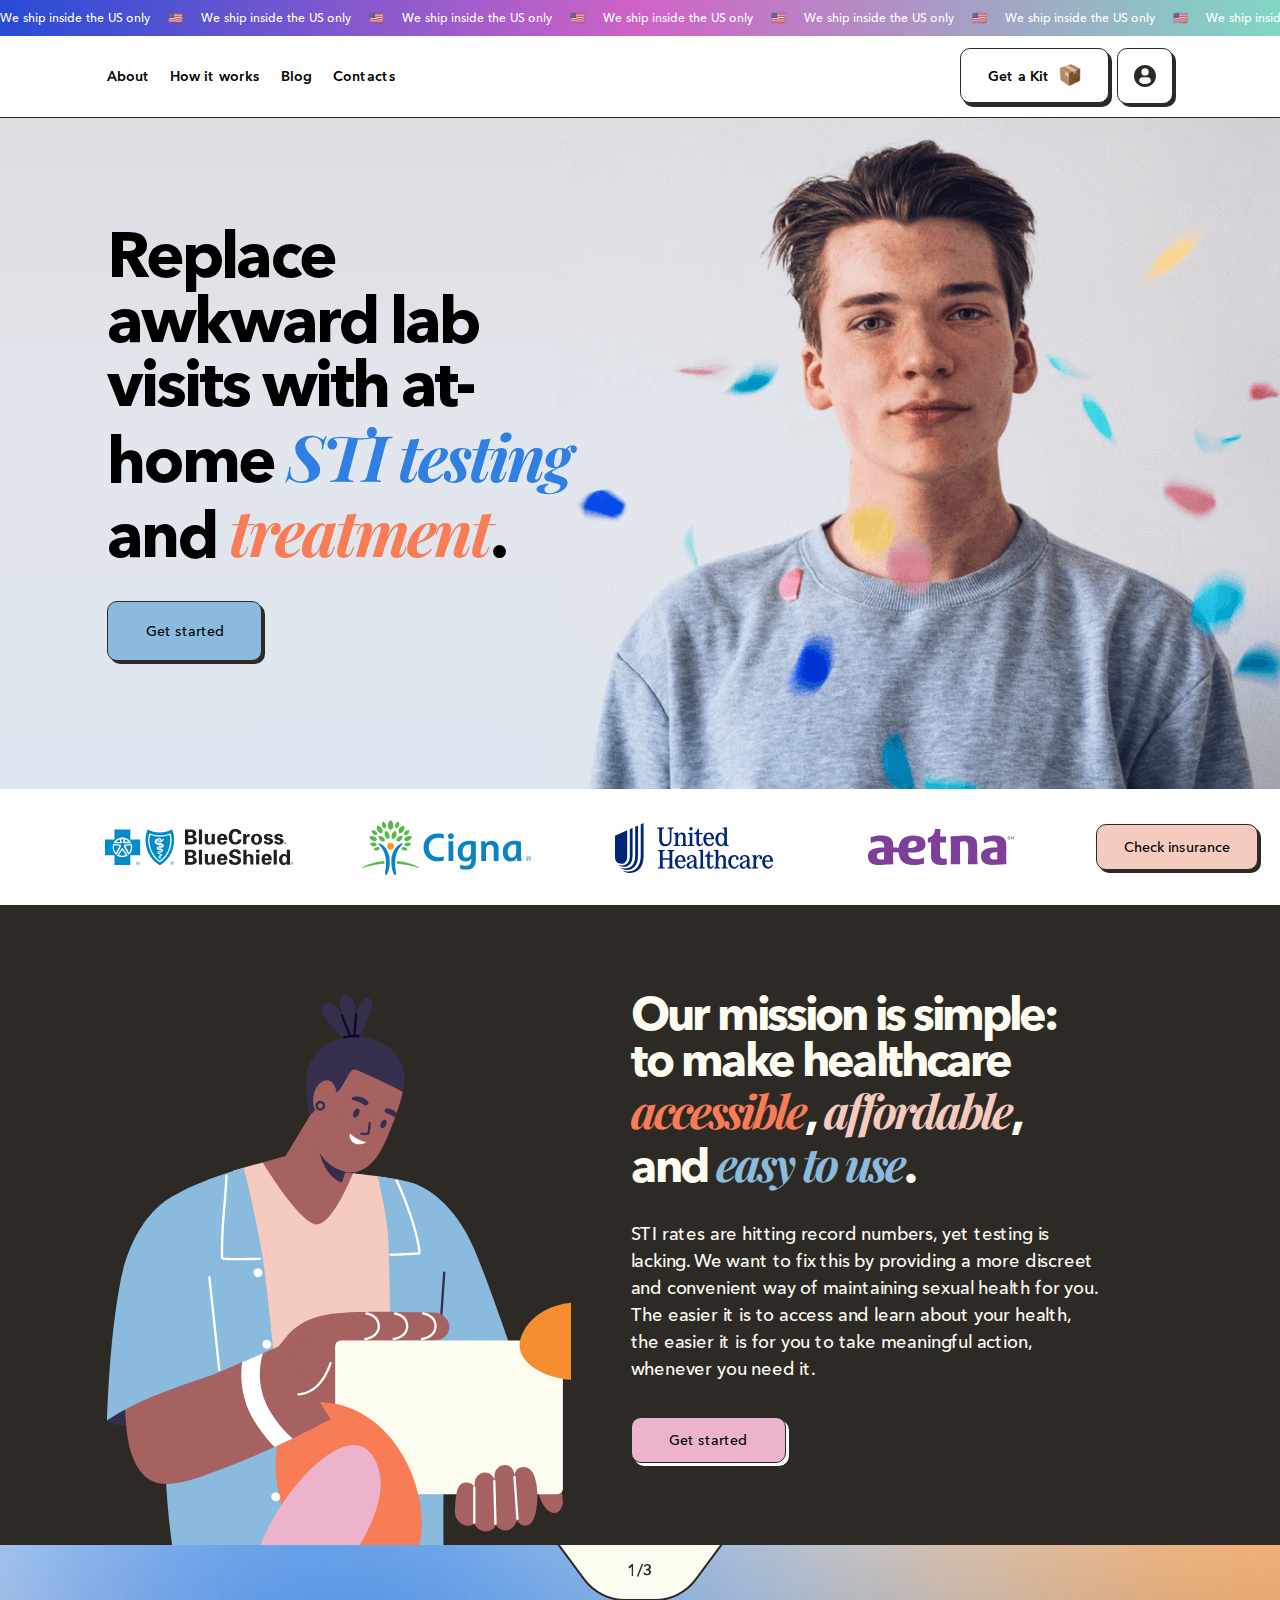
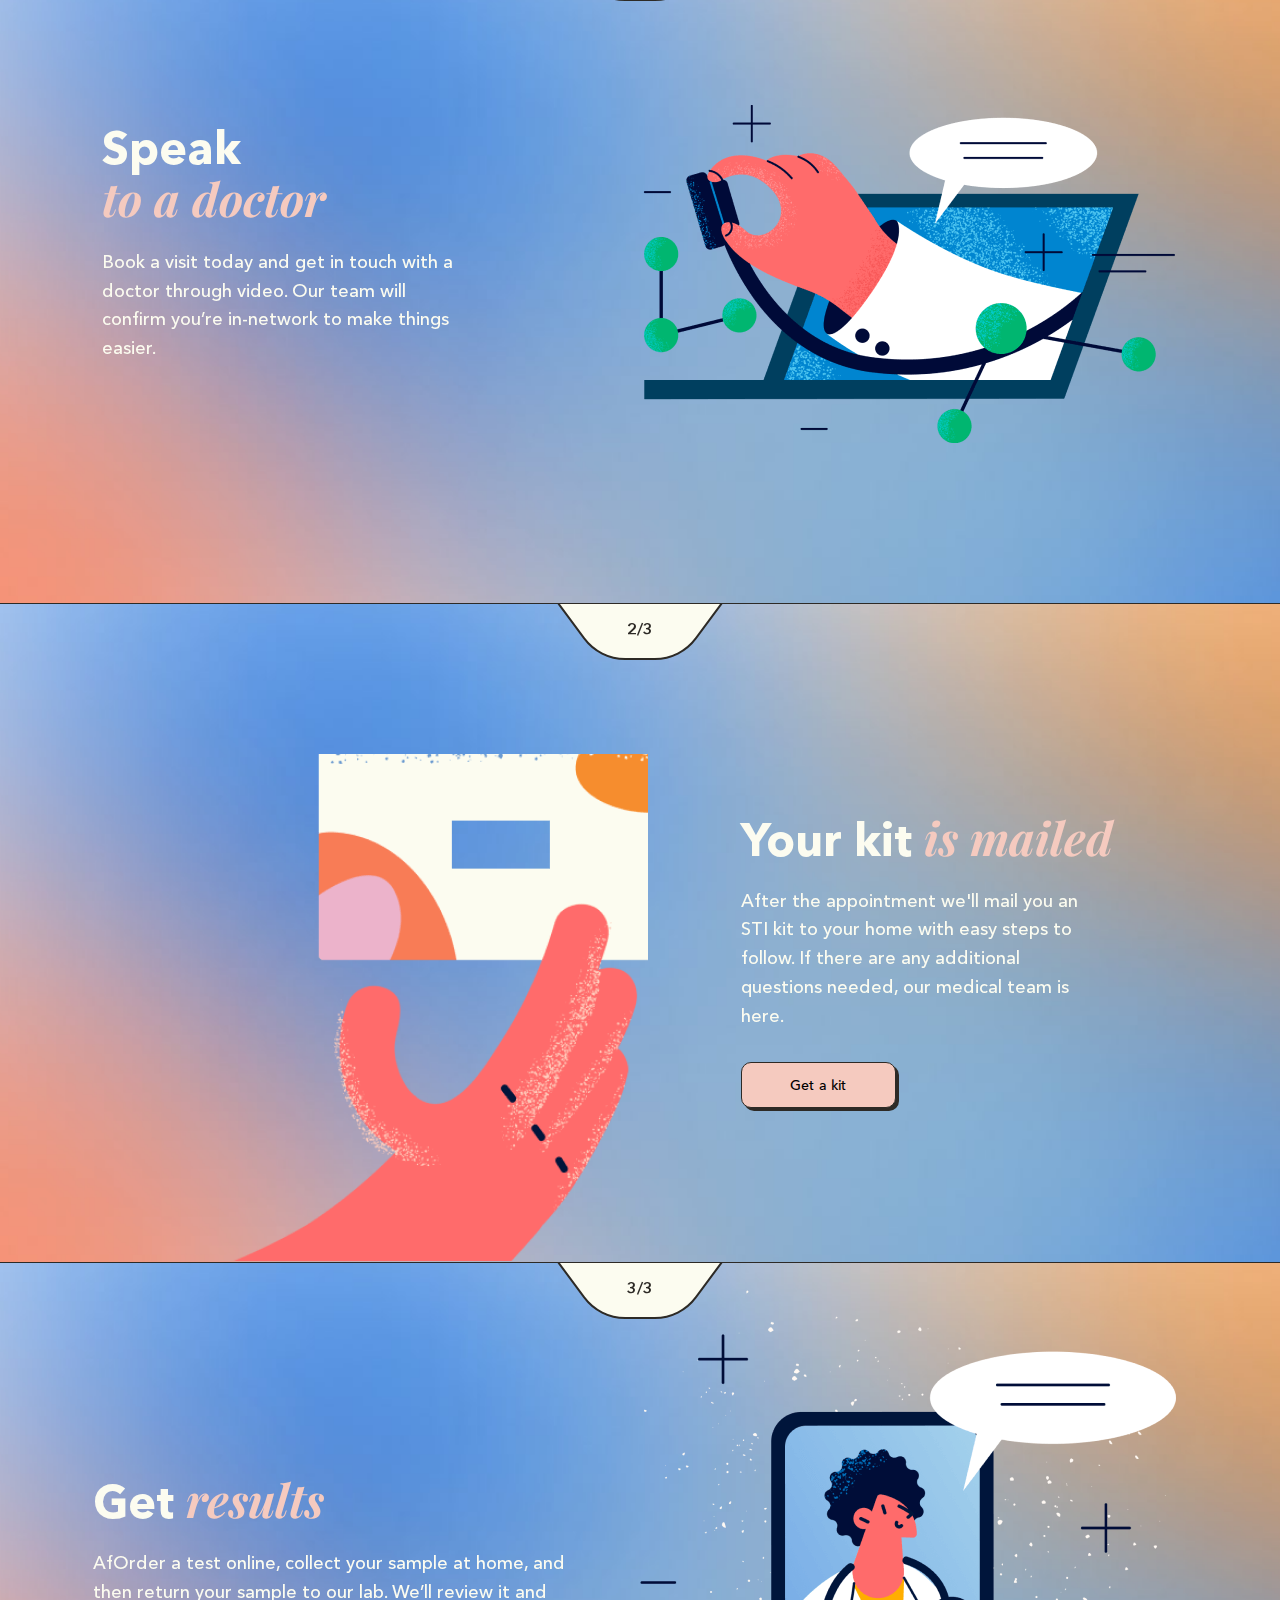
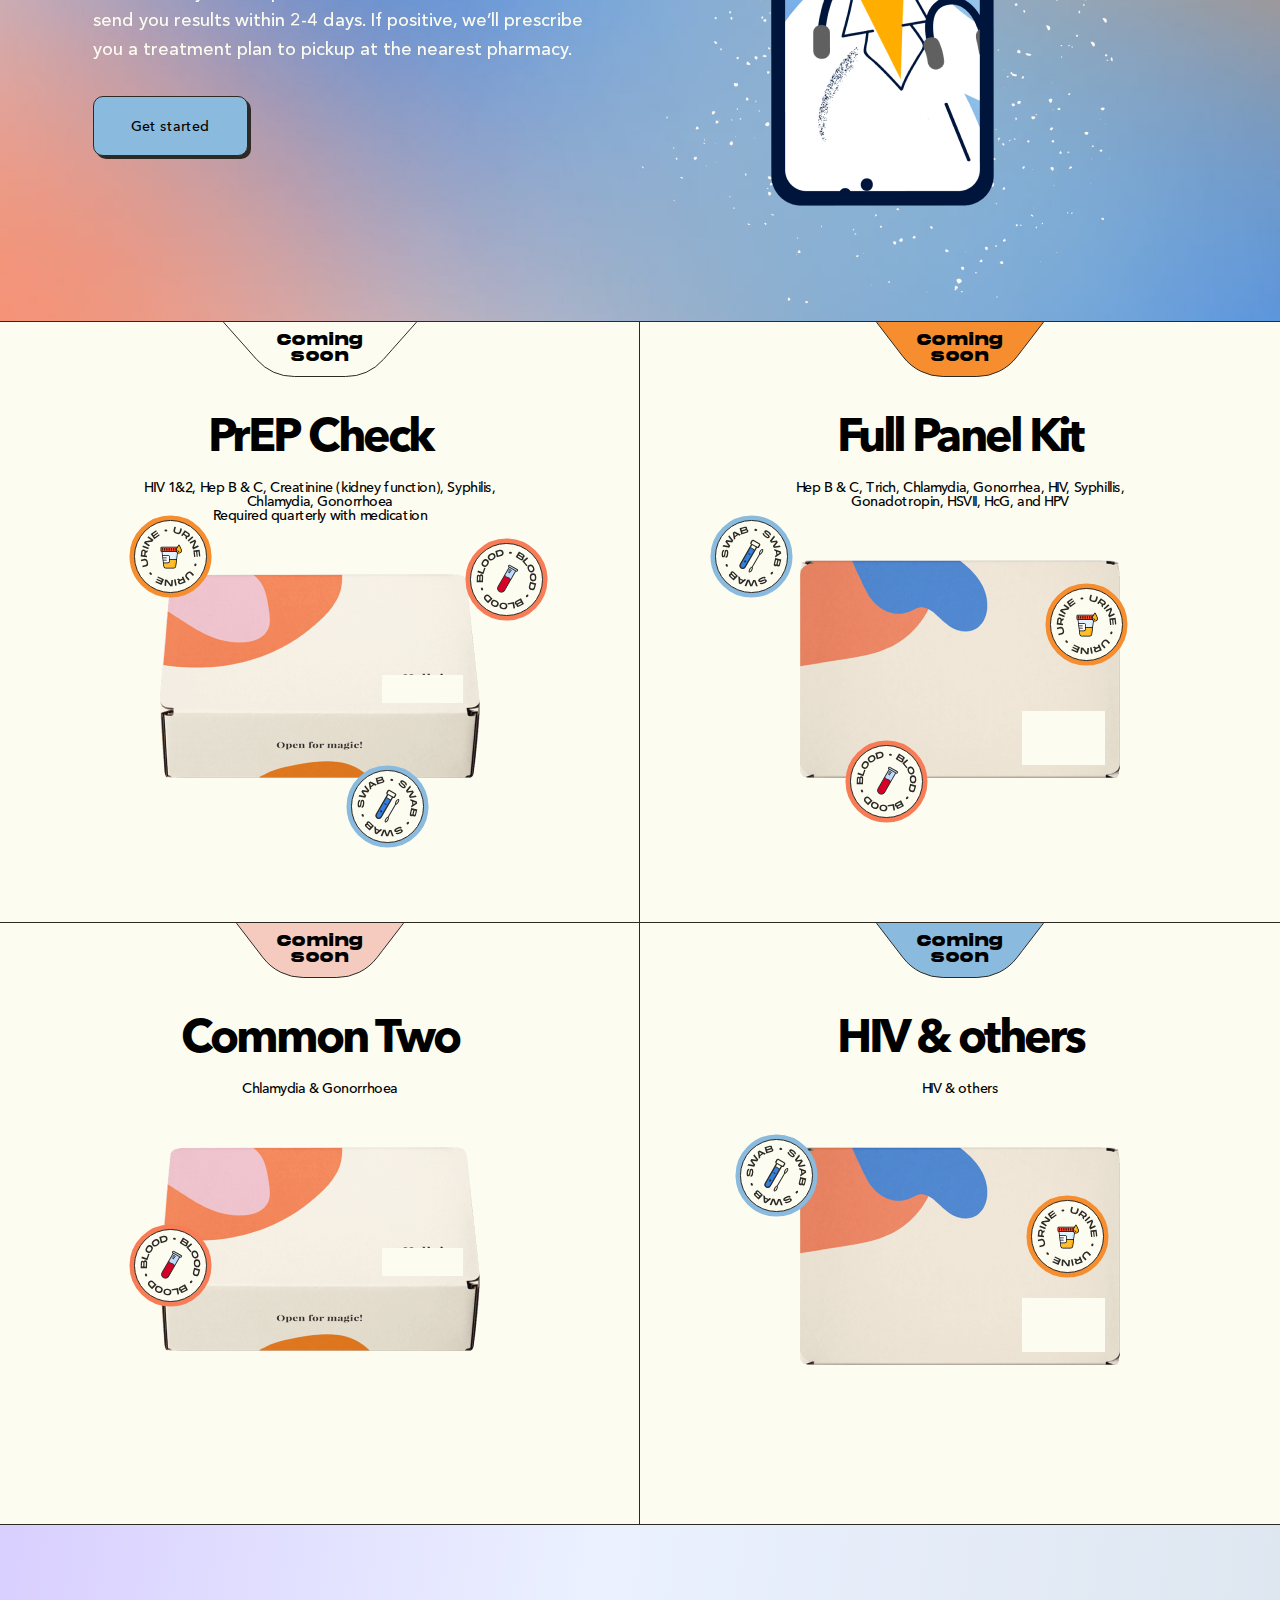
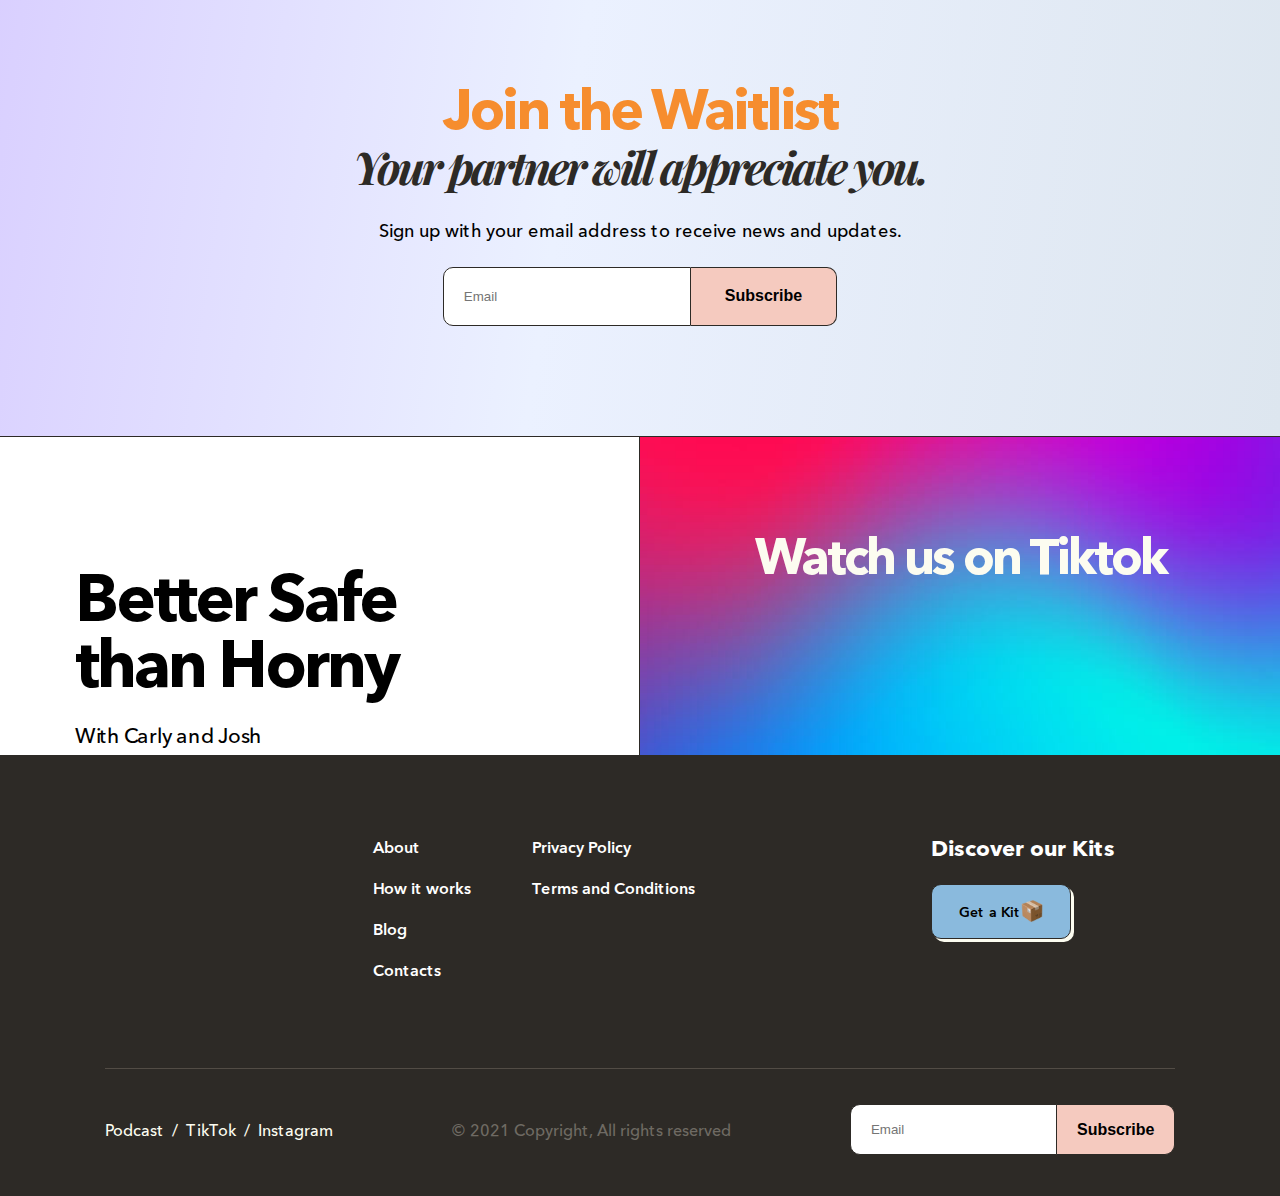
<file: projects/treatment/index.html>
<!DOCTYPE html><html lang="en"><head><meta charset="UTF-8"><meta http-equiv="X-UA-Compatible" content="IE=edge"><meta name="viewport" content="width=device-width,initial-scale=1"><title>Treatment</title><link rel="stylesheet" href="css/style.min.css"></head><body><header class="header"><div class="supheader"><p class="marquee">We ship inside the US only&nbsp;&nbsp;&nbsp;&nbsp;&nbsp;&nbsp;🇺🇸&nbsp;&nbsp;&nbsp;&nbsp;&nbsp;&nbsp;We ship inside the US only&nbsp;&nbsp;&nbsp;&nbsp;&nbsp;&nbsp;🇺🇸&nbsp;&nbsp;&nbsp;&nbsp;&nbsp;&nbsp;We ship inside the US only&nbsp;&nbsp;&nbsp;&nbsp;&nbsp;&nbsp;🇺🇸&nbsp;&nbsp;&nbsp;&nbsp;&nbsp;&nbsp;We ship inside the US only&nbsp;&nbsp;&nbsp;&nbsp;&nbsp;&nbsp;🇺🇸&nbsp;&nbsp;&nbsp;&nbsp;&nbsp;&nbsp;We ship inside the US only&nbsp;&nbsp;&nbsp;&nbsp;&nbsp;&nbsp;🇺🇸&nbsp;&nbsp;&nbsp;&nbsp;&nbsp;&nbsp;We ship inside the US only&nbsp;&nbsp;&nbsp;&nbsp;&nbsp;&nbsp;🇺🇸&nbsp;&nbsp;&nbsp;&nbsp;&nbsp;&nbsp;We ship inside the US only&nbsp;&nbsp;&nbsp;&nbsp;&nbsp;&nbsp;🇺🇸&nbsp;&nbsp;&nbsp;&nbsp;&nbsp;&nbsp;We ship inside the US only &nbsp;&nbsp;&nbsp;&nbsp;&nbsp;&nbsp;us&nbsp;&nbsp;&nbsp;&nbsp;&nbsp;&nbsp;We ship inside the US only&nbsp;&nbsp;&nbsp;&nbsp;&nbsp;&nbsp;🇺🇸&nbsp;&nbsp;&nbsp;&nbsp;&nbsp;&nbsp;We ship inside the US only&nbsp;&nbsp;&nbsp;&nbsp;&nbsp;&nbsp;🇺🇸&nbsp;&nbsp;&nbsp;&nbsp;&nbsp;&nbsp;We ship inside the US only&nbsp;&nbsp;&nbsp;&nbsp;&nbsp;&nbsp;🇺🇸&nbsp;&nbsp;&nbsp;&nbsp;&nbsp;&nbsp;We ship inside the US only&nbsp;&nbsp;&nbsp;&nbsp;&nbsp;&nbsp;🇺🇸&nbsp;&nbsp;&nbsp;&nbsp;&nbsp;&nbsp;We ship inside the US only&nbsp;&nbsp;&nbsp;&nbsp;&nbsp;&nbsp;🇺🇸&nbsp;&nbsp;&nbsp;&nbsp;&nbsp;&nbsp;We ship inside the US only&nbsp;&nbsp;&nbsp;&nbsp;&nbsp;&nbsp;🇺🇸&nbsp;&nbsp;&nbsp;&nbsp;&nbsp;&nbsp;We ship inside the US only&nbsp;&nbsp;&nbsp;&nbsp;&nbsp;&nbsp;🇺🇸&nbsp;&nbsp;&nbsp;&nbsp;&nbsp;&nbsp;</p></div><div class="main-content"><div class="hamburger"><span></span> <span></span> <span></span></div><nav><div class="nav-close"><svg width="17" height="17" viewBox="0 0 17 17" fill="none" xmlns="http://www.w3.org/2000/svg"><path d="M16 15.318 9.182 8.5 16 1.682 15.318 1 8.5 7.818 1.682 1 1 1.682 7.818 8.5 1 15.318l.682.682L8.5 9.182 15.318 16l.682-.682Z" fill="#2D2A26" stroke="#2D2A26"/></svg></div><ul class="header-links"><li class="header-link about-link"><a href="#">About</a></li><li class="header-link works-link"><a href="#">How it works</a></li><li class="header-link blog-link"><a href="#">Blog</a></li><li class="header-link contacts-link desktop"><a href="#">Contacts</a></li></ul><div class="btn-shadow login-mobile-btn"><button class="action login mobile"><svg width="22" height="22" fill="none" xmlns="http://www.w3.org/2000/svg"><path d="M11 0C4.926 0 0 4.925 0 11s4.925 11 11 11c6.076 0 11-4.925 11-11S17.076 0 11 0Zm0 3.29a3.639 3.639 0 1 1 0 7.277 3.639 3.639 0 0 1 0-7.278Zm-.002 15.834c-2.005 0-3.841-.73-5.257-1.939a1.55 1.55 0 0 1-.544-1.178 3.67 3.67 0 0 1 3.687-3.669h4.233a3.664 3.664 0 0 1 3.682 3.669c0 .453-.198.883-.544 1.178a8.07 8.07 0 0 1-5.257 1.939Z" fill="#2D2A26"/></svg></button></div></nav><div class="header-buttons"><div class="btn-shadow"><a href="#" class="action main"><span>Get a Kit</span> <svg width="22" height="23" fill="none" xmlns="http://www.w3.org/2000/svg" xmlns:xlink="http://www.w3.org/1999/xlink"><path d="M0 22.04h22v-22H0v22Z" fill="url(#a)"/><defs><pattern id="a" patternContentUnits="objectBoundingBox" width="1" height="1"><use xlink:href="#b" transform="scale(.01563)"/></pattern><image id="o" width="64" height="64" xlink:href="[data-uri]"/></defs></svg></a></div><div class="btn-shadow"><a href="#" class="action login"><svg width="22" height="22" fill="none" xmlns="http://www.w3.org/2000/svg"><path d="M11 0C4.926 0 0 4.925 0 11s4.925 11 11 11c6.076 0 11-4.925 11-11S17.076 0 11 0Zm0 3.29a3.639 3.639 0 1 1 0 7.277 3.639 3.639 0 0 1 0-7.278Zm-.002 15.834c-2.005 0-3.841-.73-5.257-1.939a1.55 1.55 0 0 1-.544-1.178 3.67 3.67 0 0 1 3.687-3.669h4.233a3.664 3.664 0 0 1 3.682 3.669c0 .453-.198.883-.544 1.178a8.07 8.07 0 0 1-5.257 1.939Z" fill="#2D2A26"/></svg></a></div></div></div><div class="header-overlay"></div></header><main><section class="promo"><div class="promo-text"><div class="promo-suptitle">Emphasize PrEP</div><h1 class="title promo-title">Replace awkward lab visits with at-home <span class="blue">STI testing</span> and <span class="red">treatment</span>.</h1><div class="btn-shadow promo-btn"><a href="#" class="action main promo-button">Get started</a></div></div><div class="promo-img"><img src="img/promo-banner.png" alt="Promo Banner"></div></section><div class="logo"><div class="logo-wrapper"><a href="#"><svg width="188" height="65" viewBox="0 0 188 65" fill="none" xmlns="http://www.w3.org/2000/svg"><g clip-path="url(#a)"><path d="M21.728 41.995c5.416 0 9.807-4.36 9.807-9.74s-4.39-9.742-9.807-9.742c-5.416 0-9.806 4.361-9.806 9.741s4.39 9.742 9.806 9.742ZM57 19.812c-4.203 0-10.631-1.965-10.631-1.965s-1.401 3.602-1.401 8.514c0 4.911 4.12 17.845 12.443 21.12 0 0 11.867-7.45 11.867-20.465 0-7.777-1.154-9.169-1.154-9.169S61.202 19.812 57 19.812Z" fill="#fff"/><path d="M80 14.518h5.721c2.729-.173 5.457.95 5.457 3.885 0 1.64-1.144 2.763-2.64 3.28 1.936.432 3.345 1.727 3.345 3.885 0 2.936-3.785 4.058-6.074 3.885H80V14.518Zm5.81 5.957c1.408 0 2.112-.518 2.112-1.727 0-1.208-.792-1.726-2.113-1.726h-2.552v3.54h2.552v-.087Zm0 6.388c1.496 0 2.552-.259 2.552-1.985 0-1.727-1.056-1.986-2.553-1.986h-2.552v3.971h2.552Zm11.266-12.345v14.849h-3.169V14.518h3.169Zm9.594 13.554c-.704.95-1.672 1.554-3.257 1.554-1.056 0-3.08-.777-3.433-2.245-.176-.604-.176-1.295-.176-1.64v-6.734h3.169v6.216c0 1.122.352 2.417 1.849 2.417.968 0 1.848-.863 1.848-2.417v-6.216h3.169v8.46c0 .605.088 1.21.088 1.814h-3.169l-.088-1.21Zm8.714-3.022c0 1.382.176 2.59 1.848 2.59 1.057 0 1.673-.431 1.937-1.381h2.816c-.264 2.59-2.288 3.367-4.753 3.367-3.609 0-5.105-1.986-5.105-5.439 0-3.108 1.849-5.525 5.105-5.525 1.937 0 3.609.69 4.489 2.504.264.604.44 1.208.528 1.812.088.605.088 1.295.088 1.986h-6.953v.086Zm3.697-2.072c0-1.122-.352-2.158-1.849-2.158-1.408 0-1.76 1.036-1.848 2.158h3.697Zm13.907-3.712c0-1.554-.968-2.849-2.905-2.849-2.288 0-2.905 3.367-2.905 5.44 0 2.071.617 5.438 2.905 5.438 1.937 0 2.905-1.295 2.905-2.849h3.433c-.176 3.712-2.905 5.094-6.338 5.094-4.401 0-6.337-3.367-6.337-7.77 0-4.317 1.936-7.77 6.337-7.77 3.521 0 6.25 1.381 6.338 5.093h-3.433v.173Zm8.01-.259.088 1.9c.704-1.64 2.024-2.073 3.608-1.986v2.762h-1.408c-.528 0-1.232.346-1.496.777-.352.605-.44 1.123-.44 1.813v5.094h-3.169v-8.288c0-.431-.088-1.295-.088-2.072h2.905Zm10.562 10.705c-3.433 0-5.545-2.244-5.545-5.525 0-3.28 2.024-5.525 5.545-5.525 3.433 0 5.545 2.245 5.545 5.525 0 3.28-2.112 5.525-5.545 5.525Zm0-2.072c1.936 0 2.288-1.813 2.288-3.453s-.352-3.453-2.288-3.453c-1.937 0-2.289 1.813-2.289 3.453.088 1.64.352 3.453 2.289 3.453Zm13.115-5.87c0-.69-.704-1.036-1.408-1.036-.881 0-1.233.259-1.233.95 0 1.64 6.074.69 6.074 4.575 0 2.245-2.817 3.367-4.753 3.367-2.465 0-4.577-.95-4.665-3.28h2.904c.088.776.792 1.294 1.761 1.294.88 0 1.496-.345 1.496-1.122 0-.863-1.496-1.209-2.113-1.295-2.024-.432-3.872-.95-3.872-3.28 0-2.159 2.64-3.109 4.489-3.109 2.2 0 4.136.777 4.224 3.108h-2.904v-.172Zm10.474 0c0-.69-.704-1.036-1.408-1.036-.88 0-1.232.259-1.232.95 0 1.64 6.073.69 6.073 4.575 0 2.245-2.817 3.367-4.753 3.367-2.465 0-4.577-.95-4.665-3.28h2.904c.089.776.793 1.294 1.761 1.294.88 0 1.496-.345 1.496-1.122 0-.863-1.496-1.209-2.112-1.295-2.025-.432-3.873-.95-3.873-3.28 0-2.159 2.64-3.109 4.489-3.109 2.2 0 4.137.777 4.225 3.108h-2.905v-.172ZM80 34.72h5.721c2.729-.173 5.457.95 5.457 3.884 0 1.64-1.144 2.763-2.64 3.28 1.936.432 3.345 1.727 3.345 3.886 0 2.935-3.785 4.057-6.074 3.885H80V34.719Zm5.81 5.956c1.408 0 2.112-.518 2.112-1.726 0-1.209-.792-1.727-2.113-1.727h-2.552v3.54l2.552-.087Zm0 6.389c1.496 0 2.552-.26 2.552-1.986 0-1.727-1.056-1.986-2.553-1.986h-2.552v3.972h2.552Zm11.266-12.346v14.85h-3.169v-14.85h3.169Zm9.594 13.554c-.704.95-1.672 1.554-3.257 1.554-1.056 0-3.08-.777-3.433-2.33-.176-.605-.176-1.296-.176-1.64v-6.735h3.169v6.303c0 1.122.352 2.417 1.849 2.417.968 0 1.848-.864 1.848-2.417v-6.216h3.169v8.46c0 .604.088 1.209.088 1.813h-3.169l-.088-1.209Zm8.714-3.021c0 1.381.176 2.59 1.848 2.59 1.057 0 1.673-.432 1.937-1.382h2.816c-.264 2.59-2.288 3.367-4.753 3.367-3.609 0-5.105-1.985-5.105-5.438 0-3.108 1.849-5.526 5.105-5.526 1.937 0 3.609.691 4.489 2.504.264.604.44 1.209.528 1.813.088.604.088 1.295.088 1.986l-6.953.086Zm3.697-2.072c0-1.122-.352-2.158-1.849-2.158-1.408 0-1.76 1.036-1.848 2.158h3.697Zm13.467-4.23c-.088-1.468-.969-2.245-2.553-2.245-1.232 0-2.376.604-2.376 1.9 0 1.64 1.496 1.812 2.816 2.071 2.289.605 5.721 1.209 5.721 4.23 0 3.713-3.256 5.008-6.513 5.008-3.433 0-5.897-1.295-5.809-5.094h3.344c-.088 1.64.881 2.763 2.553 2.763 1.32 0 2.993-.432 2.993-1.986 0-1.727-2.201-1.9-3.433-2.245-2.113-.517-5.017-1.467-5.017-4.143 0-3.367 3.169-4.921 6.337-4.921 2.905 0 5.193 1.554 5.193 4.575l-3.256.087Zm5.809 10.618V34.72h3.169v5.785c.616-.95 1.672-1.554 3.256-1.554 1.057 0 3.081.777 3.433 2.244.176.605.176 1.295.176 1.64v6.734h-3.08v-6.215c0-1.123-.353-2.331-1.849-2.331-.968 0-1.848.863-1.848 2.33v6.216h-3.257Zm16.108-14.849v2.677h-3.345v-2.677h3.345Zm-.176 4.49v10.36h-3.169v-10.36h3.169Zm5.545 6.043c0 1.381.176 2.59 1.848 2.59 1.056 0 1.673-.432 1.937-1.382h2.816c-.264 2.59-2.288 3.367-4.753 3.367-3.609 0-5.105-1.985-5.105-5.438 0-3.108 1.848-5.526 5.105-5.526 1.937 0 3.609.691 4.489 2.504.264.604.44 1.209.528 1.813.088.604.088 1.295.088 1.986l-6.953.086Zm3.609-2.072c0-1.122-.353-2.158-1.849-2.158-1.408 0-1.76 1.036-1.848 2.158h3.697Zm8.361-8.46v14.848h-3.168V34.72h3.168Zm10.035 0h3.168v12.863c0 .69.088 1.381.088 2.072h-3.168c0-.518-.088-.95-.088-1.468-.705 1.209-1.849 1.813-3.257 1.813-3.081 0-4.577-2.849-4.577-5.525 0-2.763 1.672-5.525 4.929-5.525 1.056 0 2.2.604 2.817 1.467l.088-5.698Zm-2.289 13.122c1.673 0 2.289-1.986 2.289-3.453 0-1.382-.528-3.454-2.289-3.454-2.024 0-2.288 1.813-2.288 3.453 0 1.554.264 3.454 2.288 3.454Zm.528-18.475a.967.967 0 0 1-.968-.95c0-.518.44-.95.968-.95s.968.432.968.95-.352.95-.968.95Zm0-2.158c-.616 0-1.144.518-1.144 1.122 0 .604.528 1.122 1.144 1.122.616 0 1.145-.518 1.145-1.122 0-.604-.529-1.122-1.145-1.122Z" fill="#231F20"/><path d="M180.078 28.33h-.264v-.43h.352c.176 0 .352 0 .352.172 0 .259-.264.259-.44.259Zm.616-.258c0-.26-.088-.345-.44-.345h-.616v1.294h.176v-.604h.264l.44.604h.176l-.352-.604c.176 0 .352-.086.352-.345Zm6.162 21.41a.967.967 0 0 1-.968-.95c0-.518.44-.95.968-.95s.968.432.968.95-.44.95-.968.95Zm0-2.158c-.616 0-1.145.518-1.145 1.122 0 .604.529 1.122 1.145 1.122S188 49.05 188 48.446c0-.604-.528-1.122-1.144-1.122Z" fill="#231F20"/><path d="M186.768 48.446h-.264v-.432h.352c.176 0 .352 0 .352.173 0 .259-.176.259-.44.259Zm.704-.26c0-.258-.088-.344-.44-.344h-.616v1.295h.176v-.605h.264l.352.605h.176l-.352-.605c.264 0 .44-.086.44-.345Z" fill="#231F20"/><path d="M33.161 46.23c-1.136 0-2.01.868-2.01 1.997 0 1.13.874 1.998 2.01 1.998 1.05 0 2.011-.869 2.011-1.998s-.874-1.997-2.01-1.997Zm0 3.647c-.961 0-1.66-.695-1.66-1.65s.699-1.65 1.66-1.65c.962 0 1.661.695 1.661 1.65s-.611 1.65-1.66 1.65Z" fill="#008BCC"/><path d="M34.21 47.706c0-.434-.175-.608-.787-.608h-.962v2.258h.262v-.955h.525l.612.955h.35l-.7-.955c.437-.087.7-.26.7-.695Zm-1.05.347h-.437v-.694h.612c.263 0 .525 0 .525.347.087.434-.437.347-.7.347ZM17.424 34.94c-.087 0-.087 0-.175.087l-3.322 5.037a8.85 8.85 0 0 0 3.41.695 8.85 8.85 0 0 0 3.41-.695l-3.323-5.037c.088-.087 0-.087 0-.087Zm-3.235-4.168-4.983-.435a7.356 7.356 0 0 0-.263 1.998c0 2.084.787 3.995 2.011 5.471l3.498-6.6c.174-.174.087-.347-.263-.434Z" fill="#008BCC"/><path d="M25.292 24.43v-9.813H9.468v9.814h-9.88v15.72h9.88v9.813h15.824V40.15h9.88V24.43h-9.88Zm-7.868-1.823c3.934 0 7.344 2.258 8.83 5.645H19.26c-.962 0-1.4-.608-1.487-1.042 0-.521.088-.695.525-1.303.525-.695.175-1.91-.962-1.997-1.136 0-1.486 1.302-.961 1.997.437.608.524.782.524 1.303 0 .434-.437 1.042-1.486 1.042H8.418c1.662-3.3 5.071-5.645 9.006-5.645ZM7.63 32.334c0-1.216.263-2.345.612-3.387l6.558.608c1.224.173 1.399 1.39 1.049 2.084l-4.459 8.424c-2.273-1.824-3.76-4.603-3.76-7.73Zm15.126 8.163c-1.574 1.043-3.41 1.564-5.42 1.564-2.012 0-3.848-.608-5.421-1.563l4.808-7.035c.35-.521.875-.434 1.224 0l4.809 7.035Zm.7-.52-4.46-8.338c-.35-.695-.174-1.91 1.05-2.084l6.557-.608c.437 1.042.612 2.258.612 3.387a9.608 9.608 0 0 1-3.76 7.642Z" fill="#008BCC"/><path d="M23.806 26.863c-1.05-1.216-2.448-2.172-4.022-2.606.525.782.088 1.91-.35 2.432-.087.087 0 .174 0 .174h4.372Zm-3.148 3.908c-.35 0-.35.173-.262.347l3.497 6.6c1.224-1.476 2.011-3.387 2.011-5.471a7.36 7.36 0 0 0-.262-1.997l-4.984.52Zm-5.595-6.427c-1.574.434-2.973 1.39-4.022 2.605h4.371c.088 0 .088-.087 0-.173-.437-.608-.874-1.65-.35-2.432ZM66.997 14.617c-3.846 1.91-7.694 2.953-12.152 2.953-4.46 0-8.306-1.042-12.153-2.953-2.536 4.95-2.885 12.94-.7 19.627 2.099 6.427 6.208 12.333 12.853 15.98 6.732-3.647 10.754-9.553 12.852-15.98 2.273-6.687 1.836-14.677-.7-19.627ZM65.25 33.463c-1.924 5.471-4.809 10.335-10.317 13.722-5.508-3.387-8.48-8.25-10.317-13.722-1.66-4.864-2.098-10.596-.262-15.025 2.798.956 4.371 1.216 5.858 1.477 1.399.26 2.623.347 4.721.347 2.01 0 3.322-.174 4.721-.347 1.487-.26 3.148-.521 5.858-1.477 1.749 4.43 1.399 10.161-.262 15.025Z" fill="#008BCC"/><path d="M59.654 21.13c-1.574.174-3.235.348-4.809.348-1.574 0-3.148-.174-4.809-.347a53.406 53.406 0 0 1-4.808-1.043c-1.137 3.3-.962 7.47 0 11.117 1.66 6.948 5.945 12.245 9.617 14.59 3.76-2.345 7.956-7.642 9.617-14.59.875-3.735 1.137-7.816 0-11.117-1.66.435-3.147.869-4.808 1.043ZM53.97 42.583c-.088.347.087.521.087.695-.087.26-.262.173-.35 0-.174-.26-.262-.434-.262-.869-.087-.694.262-.955.437-1.129.175-.174.35-.26.35-.26l.087 1.129c-.174 0-.35.087-.35.434Zm1.486 1.129c0 .174-.087.347-.437.347-.262 0-.437-.087-.437-.434-.088-1.39-.088-3.908-.088-3.908s.35.087.612.26c.088 0 .263.174.438.348 0 .087.087.087.087.174a57.69 57.69 0 0 0-.175 3.213Zm1.137-2.605c-.35.26-.7.347-.7.347V40.41s.088-.087.088-.26c-.088-.175-.787-.696-1.137-.87a11.53 11.53 0 0 0-1.311-.434c-.875-.347-1.224-1.129-.875-1.997.088-.347.525-.521.7-.608.175-.087.524-.174.524-.174l.088 1.216s-.088 0-.175.174c-.088.174.087.347.175.347.612.26 1.399.608 2.01.956.788.434 1.05.781 1.05 1.39.087.433-.175.78-.437.954Zm-2.186-5.646c.612.087.787.087 1.311.174l-.087 2.432-.525-.26-.524-.261-.175-2.085Zm3.497.521c-.087.435-.35.782-.787 1.043-.437.26-.962.26-.962.26v-1.476s.088 0 .175-.087c.088-.087.088-.174.088-.26 0-.087-.088-.174-.175-.261-.175-.087-.35-.087-.437-.087l-2.099-.26c-1.224-.174-2.185-.956-2.098-2.172.087-.781.874-1.042 1.486-1.302l.438.868c.087.347.174.521.174.521s-.262.087-.262.26c0 .174.262.261.35.261.874.087 2.098.26 2.71.521.437.174.787.348 1.05.695.35.608.437 1.042.35 1.476Zm-4.022-5.645s.263 0 1.05.087c.524 0 .961.174.961.174l-.087 2.605c-.612-.087-.962-.173-1.487-.26-.174-.956-.437-1.303-.786-1.998-.088-.173 0-.26 0-.26.087-.087.437-.174.437-.174l-.088-.174Zm2.36 2.606s.088-1.216.088-1.824c.35-.087.438-.434.263-.695-.088-.173-.35-.26-.438-.26-.699-.174-1.311-.174-2.01-.26a69.481 69.481 0 0 1-1.662-.261c-1.136-.26-2.185-.869-2.71-1.911-.612-1.303-.087-2.953 1.224-3.56.962-.522 2.011-.435 2.973 0 .35.086.524.434.7.694.087.087.261.174.349.347.087.087-.088.087-.088.087-.174.087-.961.087-1.136 0h-1.05c.263.174.613.348.962.521.175.087.35.087.525.174.087 0 .262.087.262.174s-.175.087-.35.173c-.262.087-.611.087-.961 0-.525-.086-.787-.434-1.137-.26-.262.174-.262.434-.175.782.088.52.612.694 1.05.868 1.486.521 3.147.174 4.546.955.524.26 1.224.869 1.311 1.477.438 2.431-2.535 2.779-2.535 2.779Zm2.624-8.077c-.088.26-.175.26-.35.434-.35.348-.874.695-1.399 1.13-.35.26-.612.434-.874.868-.087.087-.175.26-.175.26-.874-.173-1.661-.173-2.36-.347v-.695s.786 0 .874-.521c0 0 0-.174-.088-.26-.087-.087-.35-.174-.437-.174.612.087 1.224.347 1.836.608 0-.087-.087-.348-.087-.348-.088-.087-.175-.173-.437-.26-.35-.087-1.312-.174-1.312-.174h.787c.175 0 .437-.087.437-.174.088-.086 0-.26-.175-.434l-.262-.26c-.087-.174-.262-.348-.35-.521-.175-.261-.874-.522-.874-.522s-.087-.434.087-.608c.088-.173.438-.173.525-.086.437.26 1.05.52 1.661.694.175.087.175.087.175.348.087.434-.087 1.042 0 1.303 0 .086.175.086.175.086.612-.347.962-.868 1.574-1.129.437-.173 1.224.174 1.049.782Zm8.306 21.451c-1.05 0-1.924.869-1.924 1.911s.875 1.91 1.924 1.91 1.923-.868 1.923-1.91c0-1.042-.874-1.91-1.923-1.91Zm0 3.561c-.962 0-1.662-.695-1.662-1.65s.7-1.65 1.662-1.65c.961 0 1.66.695 1.66 1.65s-.699 1.65-1.66 1.65Z" fill="#008BCC"/><path d="M68.22 47.706c0-.434-.174-.608-.786-.608h-.962v2.258h.263v-.955h.437l.612.955h.35l-.7-.955c.437-.087.787-.26.787-.695Zm-1.048.434h-.438v-.695h.613c.262 0 .524 0 .524.348 0 .347-.437.347-.7.347ZM53.008 24.257c.175.174.175.348.437.348.175 0 .262-.087.35-.174h.175c-.263-.26-.875-.26-1.312-.348.175.174.262.087.35.174Z" fill="#008BCC"/></g><defs><clipPath id="c"><path fill="#fff" d="M0 0h188v65H0z"/></clipPath></defs></svg></a><a href="#"><svg class="order-3" width="188" height="65" viewBox="0 0 188 65" fill="none" xmlns="http://www.w3.org/2000/svg"><path d="M50.68 28.554c0 .426-.454.897-1.044 1.614-2.02 2.444-6.493 6.794-6.493 17.578 0 5.582.93 7.891.93 10.514 0 1.189-.25 1.817-.862 1.817-1.43 0-3.837-5.897-3.837-12.937 0-14.775 9.445-18.9 10.898-18.9.295-.022.408.135.408.314Zm-23.77-.336c1.452 0 10.897 4.125 10.897 18.9 0 7.062-2.407 12.936-3.837 12.936-.636 0-.863-.628-.863-1.816 0-2.623.931-4.932.931-10.515 0-10.784-4.495-15.133-6.493-17.577-.59-.718-1.045-1.188-1.045-1.614-.022-.157.114-.314.41-.314Z" fill="#0982C6"/><path d="M35.151 31.177c0 1.928 1.544 3.498 3.451 3.498 1.908 0 3.451-1.57 3.451-3.498 0-1.928-1.543-3.497-3.45-3.497-1.93 0-3.452 1.57-3.452 3.497Z" fill="#F8971F"/><path d="M68.05 53.126c-4.905-2.981-12.375-6.075-23.182-7.062-.022.135-.113.92-.113 1.681 0 .36.068.83.068.92 10.557.672 18.072 2.892 23.158 4.685.09.045.204.09.25.09.045 0 .09-.045.09-.09.023-.067-.067-.112-.272-.224Zm-23.863-39.84c-.817-.74-1.521-1.86-.976-3.565.522-1.636 1.794-2.96 3.133-3.34.908 1.053 1.203 2.87.681 4.506-.522 1.726-1.725 2.265-2.838 2.4Zm7.97 6.547c-.296-1.01-.273-2.265 1.066-3.386 1.272-1.053 2.997-1.502 4.291-1.098.182 1.323-.522 2.937-1.793 3.99-1.34 1.122-2.611.942-3.565.494Zm.249 9.865c.34-.987 1.044-1.996 2.747-2.175 1.612-.18 3.27.426 4.087 1.435-.59 1.166-2.066 2.085-3.678 2.264-1.703.202-2.611-.628-3.156-1.524Zm-2.883 3.587c.544-.74 1.43-1.413 2.906-1.121 1.43.269 2.656 1.21 3.087 2.286-.817.852-2.315 1.256-3.746.965-1.475-.292-2.02-1.233-2.247-2.13Zm-8.673-9.35c-1-.874-1.817-2.219-1.18-4.282.612-1.973 2.133-3.564 3.768-3.99 1.09 1.255 1.453 3.43.817 5.403-.635 2.062-2.089 2.713-3.405 2.87Zm3.791 2.175c-.318-1.143-.295-2.556 1.204-3.811 1.43-1.188 3.383-1.682 4.813-1.233.204 1.48-.59 3.296-2.02 4.484-1.5 1.278-2.907 1.076-3.997.56Zm2.52-7.981c-.726-1.144-1.157-2.668.046-4.529 1.158-1.749 3.11-2.915 4.813-2.892.727 1.547.454 3.766-.704 5.515-1.203 1.883-2.792 2.108-4.155 1.906Zm5.109 6.95c.022-1.256.454-2.668 2.338-3.52 1.794-.807 3.928-.74 5.245.135-.227 1.569-1.567 3.183-3.36 3.99-1.885.83-3.27.202-4.223-.605ZM35.81 10.685c0-2.376 1.135-4.663 2.792-5.694 1.657 1.031 2.77 3.318 2.77 5.694 0 2.489-1.385 3.677-2.77 4.327-1.408-.65-2.793-1.838-2.793-4.327ZM8.836 53.35c0 .045.023.09.09.09.046 0 .137-.045.25-.09 5.086-1.793 12.624-4.013 23.159-4.685.022-.09.068-.56.068-.92 0-.762-.091-1.546-.114-1.681-10.807.986-18.277 4.08-23.18 7.062-.182.112-.273.157-.273.224Zm21.296-42.463c-.522-1.636-.227-3.453.681-4.506 1.363.358 2.634 1.704 3.134 3.34.544 1.704-.16 2.825-.977 3.565-1.09-.134-2.293-.672-2.838-2.399ZM21.46 19.34c-1.271-1.077-1.975-2.668-1.793-3.991 1.294-.404 3.02.022 4.29 1.098 1.34 1.121 1.363 2.377 1.068 3.386-.976.448-2.225.628-3.565-.493Zm.16 11.904c-1.635-.179-3.111-1.098-3.679-2.264.818-1.031 2.475-1.614 4.087-1.435 1.703.18 2.407 1.188 2.747 2.175-.545.874-1.453 1.704-3.156 1.524Zm3.768 4.17c-1.43.27-2.929-.134-3.723-.964.431-1.076 1.657-2.017 3.088-2.286 1.498-.292 2.36.38 2.906 1.12-.227.898-.772 1.84-2.27 2.13Zm7.515-14.348c-.613-1.973-.272-4.148.818-5.403 1.634.426 3.156 2.04 3.769 3.99.635 2.063-.182 3.386-1.181 4.283-1.317-.157-2.747-.808-3.406-2.87Zm-4.359 4.506c-1.43-1.188-2.225-3.004-2.02-4.484 1.453-.448 3.382.045 4.813 1.233 1.498 1.256 1.52 2.668 1.203 3.812-1.09.493-2.497.695-3.996-.56Zm-2.702-9.304c-1.158-1.749-1.43-3.99-.704-5.515 1.726-.023 3.678 1.12 4.814 2.892 1.203 1.838.772 3.385.045 4.529-1.34.157-2.929-.068-4.155-1.906Zm-5.154 9.394c-1.793-.807-3.155-2.421-3.36-3.99 1.34-.875 3.451-.942 5.245-.135 1.884.852 2.316 2.264 2.338 3.52-.953.83-2.338 1.457-4.223.605Z" fill="#56B948"/><path d="M129.282 46.087V32.41c0-1.838-.181-5.336-.227-6.143h4.291l.205 2.78h.09c.5-.784 2.112-3.228 5.858-3.228 4.518 0 7.038 3.273 7.038 7.376v12.87h-4.79V34.136c0-2.511-1.431-4.417-3.86-4.417-2.52 0-3.86 1.995-3.86 4.417v11.927h-4.745v.023Zm-27.971-19.753h-4.79v19.753h4.79V26.334Zm68.248 19.753c-.159-1.1-.613-4.014-.613-6.525V26.716c-.749-.18-3.474-.897-6.584-.897-8.105 0-11.602 5.358-11.602 11.165 0 5.336 2.725 9.529 7.924 9.529 3.814 0 5.517-2.444 6.153-3.722h.113c.046.605.227 2.713.273 3.296h4.336Zm-5.381-9.798c0 4.529-1.793 6.412-4.382 6.412-2.611 0-4.086-2.197-4.086-6.03 0-3.924 2.293-7.175 6.493-7.175.863 0 1.476.09 1.998.202v6.591h-.023Zm-72.426 4.955c-1.294.605-3.383 1.009-5.403 1.009-5.495 0-9.559-3.879-9.559-9.798 0-5.874 4.019-9.797 9.559-9.797 2.747 0 4.7.65 5.403.986v-4.237c-1.203-.449-3.156-.897-5.903-.897-8.537 0-14.28 5.83-14.28 13.923 0 7.667 5.29 13.922 14.28 13.922 2.634 0 4.61-.403 5.903-.874v-4.237Zm27.586 2.466v1.48c0 4.035-2.52 5.605-5.654 5.605-2.815 0-4.881-.83-5.539-1.054v3.99c.545.135 2.815.853 6.062.853 5.789 0 9.649-2.355 9.649-10.426v-17.42c-.749-.18-3.451-.897-6.584-.897-8.106 0-11.602 5.359-11.602 11.165 0 5.336 2.724 9.529 7.924 9.529 3.428 0 5.085-2.04 5.63-2.803h.114v-.022Zm-.25-7.421c0 4.529-1.794 6.412-4.405 6.412s-4.086-2.197-4.086-6.03c0-3.924 2.27-7.175 6.493-7.175.863 0 1.476.09 1.998.202v6.591ZM95.953 21.155c0 1.592 1.316 2.87 2.974 2.87 1.634 0 2.951-1.278 2.951-2.87 0-1.591-1.317-2.87-2.951-2.87-1.635 0-2.975 1.301-2.975 2.87ZM178.368 45.504a2.608 2.608 0 0 1-1.884.784c-.75 0-1.363-.269-1.885-.784a2.523 2.523 0 0 1-.772-1.861c0-.718.25-1.346.772-1.861.522-.516 1.135-.762 1.885-.762.726 0 1.362.246 1.884.762.522.516.772 1.12.772 1.86 0 .718-.25 1.346-.772 1.861Zm-3.519-3.476c-.454.449-.659.965-.659 1.592 0 .628.227 1.166.659 1.614.454.449.976.673 1.612.673.636 0 1.18-.224 1.612-.672.454-.449.658-.987.658-1.615a2.17 2.17 0 0 0-.658-1.592 2.23 2.23 0 0 0-1.612-.672 2.427 2.427 0 0 0-1.612.672Zm1.566.157c.364 0 .636.045.795.112.295.113.454.36.454.74 0 .27-.091.449-.295.56-.091.068-.25.113-.431.135.227.045.386.135.499.292a.72.72 0 0 1 .159.448V44.898c0 .067.023.135.023.157l.022.045h-.476v-.359c0-.336-.091-.56-.273-.65-.113-.067-.295-.09-.567-.09h-.409v1.144h-.522v-2.892h1.021v-.068Zm.568.449c-.136-.068-.341-.112-.636-.112h-.431v1.053h.477c.227 0 .386-.022.499-.067.205-.09.295-.224.295-.448-.022-.202-.068-.359-.204-.426Z" fill="#0982C6"/></svg></a><a href="#"><svg class="order-2" width="188" height="65" viewBox="0 0 188 65" fill="none" xmlns="http://www.w3.org/2000/svg"><path d="M22.953 55.716c1.606.558 3.291.85 5.003.824 7.531 0 12.772-5.497 12.772-15.959v-31.2L43.598 8v33.112C43.598 51.786 38.147 58 30.405 58c-2.686 0-5.267-.797-7.452-2.284ZM19.66 52.53c1.738.584 3.476.956 5.003.956 6.32 0 10.534-4.01 10.534-13.038V11.771l2.817-1.355v30.271C38.015 50.14 33.25 55 26.64 55c-2.422 0-4.898-.903-6.978-2.47Zm-1.975-2.815c1.343.452 2.765.69 4.187.744 4.924 0 7.953-2.709 7.953-9.852V14.16l2.765-1.354v27.35c0 8.02-3.634 11.63-8.848 11.63a9.576 9.576 0 0 1-6.057-2.07Zm9.506-8.337V15.276L15 20.826v21.189c0 4.036 2.528 6.744 6.241 6.744 3.713 0 5.951-2.761 5.951-7.381Zm32.074-26.155v9.718c0 3.585 2.107 6.4 6.136 6.4 3.45 0 6.057-2.576 6.057-6.48v-9.4c-.027-1.035.763-1.911 1.79-1.938h.027l.368-.027v-.929h-6.056v.93l.395.026a1.863 1.863 0 0 1 1.817 1.912v9.134c0 2.974-1.528 4.78-3.924 4.78s-3.845-1.912-3.845-4.806v-9.347c0-1.01.553-1.62 1.686-1.673l.368-.027v-.929h-6.899v.93l.395.026c1.132.106 1.685.664 1.685 1.7Zm8.19 20.764.395.027c.974.053 1.685.451 1.685 1.54v5.709h-6.82v-5.71c0-1.114.737-1.46 1.685-1.54l.369-.026v-.93h-6.9v.93l.396.027c.974.053 1.685.451 1.685 1.54v13.383c0 1.115-.737 1.487-1.685 1.54l-.395.027v.929h6.899v-.93l-.369-.026c-.974-.08-1.685-.451-1.685-1.54v-6.24h6.794v6.24c0 1.115-.737 1.487-1.685 1.54l-.395.027v.929h6.899v-.93l-.369-.026c-.948-.08-1.685-.451-1.685-1.54V37.554c0-1.115.737-1.46 1.685-1.54l.369-.027v-.93h-6.873v.93Zm6.188-18.003v.876l.527.027c.79.053 1.29.451 1.29 1.54v8.072c0 1.089-.553 1.487-1.422 1.54l-.395.027v.903h6.162v-.903l-.368-.027c-.896-.053-1.422-.451-1.422-1.54v-4.301c.052-3.16 1.395-5.046 3.002-5.046 1.211 0 2.027.85 2.027 2.47v6.85c0 1.09-.553 1.488-1.422 1.54l-.395.027v.903h6.162v-.903l-.368-.026c-.896-.053-1.422-.452-1.422-1.54v-7.17c0-2.044-1.238-3.744-3.713-3.744-1.738 0-3.266 1.062-3.845 2.921v-2.868l-4.398.372Zm35.577 13.25c2.633 0 4.108-1.805 4.713-3.85l-1.132-.319c-.527 1.408-1.422 2.523-3.239 2.523-2.107 0-3.529-2.018-3.529-5.231h8.085v-.77c0-3.372-1.975-6.107-5.162-6.107-3.397 0-5.661 3.292-5.661 6.877s2.185 6.877 5.925 6.877Zm-.29-12.268c1.422 0 2.344 1.355 2.449 4.09h-5.319c.263-2.523 1.316-4.09 2.87-4.09Zm-12.508 9.055c0 2.045 1.211 3.213 3.186 3.213 1.817 0 3.028-1.354 3.555-3.266l-.948-.265c-.369 1.115-.974 1.779-1.791 1.779-1.106 0-1.448-.797-1.448-1.753v-8.497h3.555v-1.354h-3.555v-4.036h-1.29c-.5 3.053-2.028 4.142-3.634 4.487v.93h2.396l-.026 8.762Zm-5.451-12.506c.948-.027 1.685-.85 1.659-1.806-.027-.903-.764-1.62-1.66-1.673-.921 0-1.658.77-1.658 1.7-.053.982.684 1.752 1.659 1.779-.027 0-.027 0 0 0Zm-1.212 4.912v8.072c0 1.089-.553 1.487-1.422 1.54l-.395.027v.903h6.162v-.903l-.368-.027c-.896-.053-1.422-.451-1.422-1.54V17.64l-4.503.345v.876l.658.027c.79 0 1.29.425 1.29 1.54Zm30.995 10.807c1.711 0 3.054-.903 3.607-2.416v2.15h4.345v-.876l-.368-.026c-.896-.053-1.422-.452-1.422-1.54V12.249l-4.424.398v.876l.579.027c.79.026 1.29.451 1.29 1.54v4.726c-.579-1.46-1.896-2.336-3.607-2.336-3.397 0-5.346 3.292-5.346 6.877s1.922 6.877 5.346 6.877Zm.421-12.268c1.922 0 3.186 2.098 3.186 5.364s-1.237 5.364-3.186 5.364c-1.817 0-3.028-2.071-3.028-5.364 0-3.292 1.211-5.363 3.028-5.363Zm38.289 21.03c-1.501 0-2.818 1.01-3.371 2.789v-2.682l-4.371.345v.877l.526.026c.79.053 1.291.451 1.291 1.54v8.072c0 1.116-.527 1.487-1.422 1.54l-.395.027v.903h6.162v-.903l-.369-.026c-.895-.054-1.422-.452-1.422-1.54v-4.408c.053-3.267 1.448-5.338 3.186-5.338.316-.026.632.106.869.345a1.402 1.402 0 0 0-.737 1.222c0 .77.606 1.38 1.369 1.38.764 0 1.37-.637 1.37-1.513 0-1.62-1.238-2.655-2.686-2.655Zm8.374-.052c-3.397 0-5.662 3.266-5.662 6.877 0 3.611 2.186 6.877 5.925 6.877 2.633 0 4.108-1.805 4.714-3.85l-1.133-.319c-.526 1.408-1.422 2.523-3.239 2.523-2.106 0-3.528-2.018-3.528-5.231H173v-.77c0-3.372-1.975-6.107-5.161-6.107Zm-2.897 5.576c.263-2.55 1.29-4.09 2.87-4.09 1.422 0 2.344 1.355 2.449 4.09h-5.319Zm-15.431 5.735v-6.85c0-2.815-1.738-4.461-4.688-4.461-2.528 0-4.766 1.673-4.766 3.584a1.35 1.35 0 0 0 1.343 1.408c.764 0 1.396-.584 1.396-1.355 0-.504-.264-.982-.711-1.22.474-.665 1.29-1.063 2.317-1.063 1.606 0 2.554 1.195 2.554 3.213v.61l-3.844 1.62c-2.581 1.063-3.45 2.018-3.45 3.718 0 1.965 1.396 3.213 3.608 3.213 1.632 0 3.081-1.036 3.66-2.576v.398c0 1.355.948 2.151 2.502 2.151.553 0 1.106-.08 1.632-.239v-.876c-1.079.133-1.553-.292-1.553-1.275Zm-2.555-2.974c-.131 2.31-1.264 3.85-2.87 3.85-1.132 0-1.87-.796-1.87-1.99 0-1.063.58-1.913 1.659-2.39l3.081-1.381v1.912Zm-33.97 1.886c-.368 1.088-.948 1.779-1.79 1.779-1.106 0-1.449-.797-1.449-1.753v-8.497h3.555v-1.354h-3.555v-4.036h-1.29c-.5 3.053-2.028 4.142-3.634 4.487v.93h2.396v8.762c0 2.045 1.212 3.213 3.187 3.213 1.817 0 3.028-1.354 3.555-3.266l-.975-.265Zm-16.51 1.088v-6.85c0-2.815-1.739-4.461-4.688-4.461-2.528 0-4.766 1.673-4.766 3.584a1.35 1.35 0 0 0 1.343 1.408c.763 0 1.395-.584 1.395-1.355 0-.504-.263-.982-.71-1.22.473-.665 1.29-1.063 2.317-1.063 1.606 0 2.554 1.195 2.554 3.213v.61l-3.845 1.62c-2.58 1.063-3.45 2.018-3.45 3.718 0 1.965 1.396 3.213 3.608 3.213 1.633 0 3.081-1.036 3.66-2.576v.398c0 1.355.949 2.151 2.502 2.151.553 0 1.106-.08 1.633-.239v-.876c-1.053.133-1.554-.292-1.554-1.275Zm-2.529-2.974c-.131 2.31-1.264 3.85-2.87 3.85-1.132 0-1.87-.796-1.87-1.99 0-1.063.58-1.913 1.66-2.39l3.08-1.381v1.912Zm40.554 3.745c-2.107 0-3.529-2.019-3.529-5.232 0-3.266 1.396-5.337 3.502-5.337.948 0 1.659.319 2.107.903a1.467 1.467 0 0 0-.658 1.195c0 .77.605 1.38 1.369 1.38.79 0 1.369-.637 1.369-1.513 0-1.566-1.553-3.505-4.345-3.505-3.871 0-6.109 3.266-6.109 6.877 0 3.585 2.186 6.878 5.925 6.878 2.581 0 4.029-1.726 4.608-3.691l-1.132-.345c-.474 1.354-1.343 2.39-3.107 2.39Zm-31.442-1.063V34.74l-4.424.372v.876l.579.027c.79.026 1.29.451 1.29 1.54v13.41c0 1.115-.553 1.486-1.422 1.54l-.395.026v.903h6.162v-.876l-.368-.027c-.869-.08-1.422-.478-1.422-1.567Zm22.804 0v-7.17c0-2.044-1.237-3.743-3.713-3.743-1.738 0-3.265 1.036-3.844 2.92v-8.23l-4.424.371v.876l.579.027c.79.026 1.29.451 1.29 1.54v13.41c0 1.115-.553 1.486-1.422 1.54l-.395.026v.903h6.136v-.876l-.369-.027c-.895-.053-1.422-.451-1.422-1.54v-4.302c.053-3.133 1.396-5.045 3.002-5.045 1.212 0 2.028.85 2.028 2.47v6.877c0 1.115-.553 1.487-1.422 1.54l-.395.027v.902h6.162v-.902l-.369-.027c-.895-.08-1.422-.478-1.422-1.567Zm-45.346-11.02c-3.397 0-5.661 3.293-5.661 6.878s2.185 6.877 5.925 6.877c2.633 0 4.108-1.805 4.713-3.85l-1.132-.319c-.527 1.408-1.422 2.523-3.239 2.523-2.107 0-3.529-2.018-3.529-5.231h8.085v-.77c0-3.372-2.002-6.107-5.162-6.107Zm-2.896 5.577c.263-2.55 1.29-4.09 2.87-4.09 1.422 0 2.344 1.355 2.449 4.09h-5.32Z" fill="#002677"/></svg></a><a href="#"><svg width="188" height="65" viewBox="0 0 188 65" fill="none" xmlns="http://www.w3.org/2000/svg"><path d="M23.903 28.126c-.123-1.902-.246-3.781-.326-5.659 0-.165.255-.454.44-.498 1.62-.387 3.238-.832 4.885-1.07 2.891-.431 5.83-.48 8.735-.146 1.508.178 2.976.502 4.342 1.175 2.251 1.109 3.498 2.965 3.925 5.297.278 1.53.301 3.106.384 4.664.025.467.104.657.64.656 1.35 0 2.7.04 4.048.11.539.03.727-.1.799-.654.282-2.134.858-4.191 2.025-6.053 1.256-2.053 3.248-3.586 5.596-4.305 4.449-1.402 8.961-1.492 13.433-.142 2.652.8 4.67 2.422 5.384 5.147.768 2.935.394 5.689-1.949 7.914-1.447 1.375-3.303 2.003-5.24 2.416-2.944.627-5.929.557-8.913.492-.261-.006-.523 0-.777 0-.346 2.078.75 4.712 3.094 5.878 1.91.951 3.95 1.08 6.031.898 2.185-.201 4.304-.833 6.227-1.858.06.17.104.344.132.521.094 1.665.168 3.322.272 4.982.027.424-.1.685-.537.777-1.809.382-3.602.906-5.433 1.113-3.133.357-6.282.295-9.396-.31-2.924-.567-5.52-1.696-7.389-4.066-1.386-1.762-2.05-3.811-2.444-5.959-.101-.544-.14-1.1-.265-1.638-.04-.17-.268-.419-.42-.425-1.53-.069-3.066-.094-4.595-.136-.355-.01-.43.166-.446.475-.175 3.487-.185 6.97.138 10.451.033.357.08.703.123 1.1-.19.028-.34.064-.491.072-3.999.197-7.996.42-11.995.576-2.557.1-5.108.026-7.575-.775-3.075-1-4.856-3.073-5.242-6.174a13.204 13.204 0 0 1 .029-3.776c.41-2.418 2.046-3.98 4.264-5.012 1.92-.893 3.967-1.349 6.072-1.519 1.748-.14 3.507-.178 5.262-.228.4-.012.563-.11.522-.504-.084-.807-.08-1.628-.245-2.418-.419-2.045-1.727-3.07-3.867-3.246-3.108-.258-5.992.464-8.772 1.731-.092.043-.184.086-.28.12a.96.96 0 0 1-.205.006Zm39.355 4.776a12.86 12.86 0 0 0 4.152-.595c2.006-.625 2.975-2.965 2.075-4.826a3.17 3.17 0 0 0-1.305-1.337c-2.196-1.145-5.133-.139-6.197 2.042-.642 1.317-.756 2.735-.837 4.162-.017.292.08.438.402.45.57.026 1.14.07 1.71.104Zm-26.15 11.382-.001-5.955c0-.257 0-.515.01-.772.008-.346-.201-.45-.51-.43-1.157.082-2.338.053-3.466.275-2.763.547-3.88 2.49-3.066 5.088.302.968.973 1.538 1.935 1.8 1.685.454 3.379.31 5.097-.006ZM113.244 49.322h-9.573c.336-9.283.412-18.537-.016-27.819.888-.049 1.742-.08 2.592-.144 2.87-.22 5.735-.509 8.607-.663 3.099-.167 6.209-.276 9.241.607 3.803 1.106 5.52 3.406 5.936 6.98.237 2.015.123 4.07.158 6.107.053 3.626.082 7.254.148 10.876.021 1.108.134 2.213.199 3.32.013.23 0 .464 0 .73h-9.541a4.004 4.004 0 0 1-.045-.489c.1-4.078.245-8.157.291-12.236.025-2.155-.03-4.32-.191-6.47-.206-2.734-1.404-3.837-4.216-3.894-1.126-.022-2.258.267-3.386.418-.35.047-.444.259-.444.594.016 6.081.011 12.162.039 18.243 0 1.087.131 2.173.199 3.26.012.164.002.344.002.58ZM137.005 28.225c-.092-1.684-.19-3.277-.261-4.875-.058-1.283-.065-1.378 1.263-1.658 2.027-.424 4.077-.82 6.139-1.014 2.477-.238 4.977-.223 7.45.192 2.371.399 4.552 1.16 6.036 3.15a8.076 8.076 0 0 1 1.606 4.49c.122 2.488.13 4.986.066 7.477-.104 4.059-.315 8.116.094 12.17l.123 1.2c-.614 0-1.162-.023-1.704 0-2.691.136-5.38.304-8.072.428-3.199.148-6.399.381-9.567-.42-3.492-.882-5.601-3.187-6.019-6.67-.212-1.755-.199-3.477.62-5.113.951-1.895 2.597-3.014 4.549-3.758 2.523-.96 5.174-1.264 7.86-1.342.9-.026 1.799-.042 2.698-.046.276 0 .513-.023.475-.367-.123-1.077-.123-2.19-.418-3.22-.468-1.63-1.822-2.439-3.713-2.588-3.019-.238-5.832.443-8.547 1.649-.186.091-.37.176-.678.315Zm13.17 16.053a.711.711 0 0 0 .063-.166c0-2.175-.013-4.35-.01-6.525 0-.38-.212-.484-.545-.462-1.115.078-2.248.067-3.341.26-2.415.431-3.504 1.769-3.386 3.975.094 1.757.954 2.774 2.655 3.058 1.516.253 3.068.205 4.564-.14ZM99.51 43.282c.123 1.863.246 3.678.377 5.494.02.29.023.543-.38.615-3.544.623-7.09.974-10.593-.177-2.418-.795-3.917-2.48-4.501-4.86a14.52 14.52 0 0 1-.397-3.403c0-4.281.058-8.562.122-12.843.009-.57-.15-.772-.75-.742-.828.044-1.661.012-2.563.012 0-1.498-.016-2.92.026-4.34 0-.133.358-.32.576-.37 1.686-.386 3.234-1.004 4.372-2.335 1.138-1.33 1.636-2.905 1.98-4.55.123-.579.213-1.163.323-1.783h5.315l-.332 7.46h.783c1.514 0 3.026.01 4.538 0 .39 0 .547.103.544.5-.016 1.645-.016 3.29 0 4.936 0 .405-.177.497-.554.494-1.574-.014-3.148.011-4.721-.014-.507-.007-.664.152-.661.646.02 3.686-.022 7.372.038 11.058.016 1.013.236 2.042.504 3.028.221.81.891 1.292 1.747 1.512 1.259.322 2.26.257 4.207-.338ZM164.166 22.31c0 .567.017 1.136-.01 1.703-.008.156-.145.307-.222.46-.065-.142-.182-.285-.185-.43-.019-.731-.008-1.464-.001-2.195 0-.096.018-.194.027-.312.457-.183.723-.073.869.396.191.62.429 1.225.646 1.838l.177.016c.234-.634.463-1.269.703-1.902.176-.466.182-.464.829-.34 0 .872.007 1.758-.01 2.644 0 .098-.142.193-.219.289-.065-.102-.183-.202-.187-.306-.017-.622-.009-1.246-.009-1.869l-.163-.03c-.236.616-.463 1.237-.718 1.847-.058.14-.215.238-.327.357-.099-.11-.238-.206-.292-.334-.253-.615-.484-1.24-.723-1.859l-.185.026ZM162.932 22.29a3.1 3.1 0 0 1-.432-.209c-.111-.078-.182-.25-.297-.277-.368-.084-.84-.238-1.022.22-.197.489.27.566.625.665.238.058.472.128.702.21.614.246.801.986.267 1.328-.362.238-.912.268-1.372.249-.46-.02-.776-.318-.858-.964.229.13.368.202.5.284.212.132.405.34.634.389.36.076.793.073.908-.377.123-.495-.31-.57-.664-.672a6.26 6.26 0 0 1-.763-.217c-.613-.265-.67-.95-.134-1.336.71-.502 1.691-.196 1.906.706Z" fill="#7D3F98"/></svg></a></div><div class="btn-shadow logo-btn"><a href="#" class="action main logo-button">Check insurance</a></div></div><section class="about"><svg width="477" height="576" viewBox="0 0 477 576" fill="none" xmlns="http://www.w3.org/2000/svg"><g clip-path="url(#a)"><path d="M0 445.428s5.05 5.804 23.549 5.5c18.498-.304 10.916-29.767 10.916-29.767s-15.466-1.278-16.982 0C15.966 422.44 0 445.428 0 445.428Z" fill="#362E4D"/><path d="M332.405 202.49s31.517 15.08 51.858 63.57c18.825 44.843 45.162 124.256 45.162 124.256l-114.339 21.821 17.319-209.647Z" fill="#8ABADD"/><path d="M472.739 502.631s3.59 16.307 4.239 26.683c.37 6.026-3.875 15.017-11.38 12.423-6.544-2.261-11.064-10.588-12.977-16.633-2.199-6.945-3.853-16.825-3.853-16.825l23.971-5.648ZM186.727 168.473l-54.779 15.565 44.865 82.026s41.398 4.043 47.786 4.043c6.389 0 20.939 1.616 24.176-6.871 3.237-8.487 25.91-74.354 25.91-74.354l-44.494-5.659-43.464-14.75Z" fill="#A66161"/><path d="M208.837 89.427c0-26.947 23.063-46.619 51.25-46.619 23.878 0 51.257 17.5 51.257 44.447 0 26.946-22.855 48.794-51.042 48.794s-51.465-19.676-51.465-46.622Z" fill="#362E4D"/><path d="m253.888 170.159-2.874 9.335-5.154 16.755-2.558 8.346-36.73 23-32.655-37.883 40.308-66.824 39.663 47.271Z" fill="#A66161"/><path d="m251.014 179.491-5.154 16.758c-2.31-.433-5.191-1.727-8.528-4.677-15.995-14.031-16.444-37.723-16.444-37.723l30.126 25.642Z" fill="#362E4D"/><path d="M210.587 109.128a52.04 52.04 0 0 0 .371 8.049 53.052 53.052 0 0 0 5.866 18.634 44.525 44.525 0 0 0 3.055 5.092c6.96 10.062 17.427 17.141 29.934 19.009 17.1 2.546 33.689-5.311 44.316-19.201.193-.245 4.197-7.979 6.744-12.901.46-.897.872-1.697 1.213-2.35.411-.8.701-1.382.823-1.578a.11.11 0 0 0 .026-.071l.022-.026s.048-.144.145-.411c.096-.267.17-.556.293-.971 1.26-4.047 2.521-7.634 4.731-15.195 8.439-29.07-15.744-46.94-41.602-50.817-23.749-3.543-46.474 12.971-53.63 37.772 0 0-.026.096-.075.24a52.155 52.155 0 0 0-1.505 6.72 57.417 57.417 0 0 0-.727 8.005Z" fill="#A66161"/><path d="M217.365 148.782c1.854 15.251 10.82 29.53 30.034 35.578 17.734 5.6 30.589-7.345 38.446-20.509 5.388-9.068 12.422-27.399 15.525-35.737.389-1.019.742-1.89.972-2.572.315-.897.534-1.501.582-1.697a.11.11 0 0 0 .026-.071l-.998.63-1.527.371-3.493.8-39.748 9.125-36.853-28.485-.871-.678a3.955 3.955 0 0 1-.074.604 2.058 2.058 0 0 0-.026.415c-.167 1.112-.412 3.124-.605 5.792-.559 5.771-1.772 14.354-1.939 23.445-.12 4.337.063 8.678.549 12.989Z" fill="#A66161"/><path d="M261.689 118.882c-2.169.53-3.994 3.465-4.357 5.93-.159 1.063.07 2.275.797 2.924 1.053.93 2.596.311 3.63-.678a8.596 8.596 0 0 0 2.028-3.121 5.626 5.626 0 0 0 .393-2.965c-.17-.989-.793-1.905-1.631-2.105a1.787 1.787 0 0 0-.86.015ZM290.143 130.456c-2.084.508-3.838 3.336-4.19 5.685-.152 1.027.067 2.19.771 2.813 1.009.893 2.5.297 3.486-.652a8.287 8.287 0 0 0 1.95-2.998 5.442 5.442 0 0 0 .371-2.839c-.167-.953-.764-1.853-1.568-2.024a1.749 1.749 0 0 0-.82.015ZM270.558 146.559c1.313 0 2.466-.093 3.022-.371.556-.278 1.72-.852 2.314-11.93a1.214 1.214 0 0 0-2.016-.955 1.217 1.217 0 0 0-.406.826c-.211 3.973-.712 8.69-1.179 9.936-.927.148-3.771.048-6.118-.167a1.212 1.212 0 0 0-.218 2.413c1.264.1 3.044.248 4.601.248Z" fill="#362E4D"/><path d="M271.214 154.026a34.246 34.246 0 0 1-8.565-3.109 40.93 40.93 0 0 1-8.687-5.985s-1.361 6.886 4.623 10.106c6.115 3.291 12.629-1.012 12.629-1.012Z" fill="#fff"/><path d="M256.991 107.053c.289-.141.592-.252.905-.33a15.733 15.733 0 0 1 11.264 1.482c1.75.971 6.822 5.118 3.044 6.856a3.712 3.712 0 0 1-2.87-.059 15.67 15.67 0 0 1-2.562-1.453 25.188 25.188 0 0 0-8.457-3.357c-1.046-.208-2.377-.63-2.414-1.698-.022-.659.474-1.13 1.09-1.441ZM292.405 123.744c.864.465 1.775.838 2.718 1.112.608.219 1.212.46 1.794.741a22.88 22.88 0 0 1 3.957 2.224c.166.105.327.219.482.341.389-1.019.741-1.89.971-2.572.315-.897.534-1.501.582-1.697a.11.11 0 0 0 .026-.071l.022-.026s.049-.144.145-.411a15.067 15.067 0 0 0-5.276-3.713c-1.676-.679-5.121-1.361-6.745-.123-1.705 1.308-.081 3.369 1.324 4.195Z" fill="#362E4D"/><path d="M309.457 101.019s-44.865-22.551-50.768-23.159c-5.903-.608-13.037 24.089-19.255 23.789-6.218-.3-13.945 8.869-19.403 15.762-5.458 6.893-7.371 8.068-7.371 8.068a91.83 91.83 0 0 1-3.081-14.869c-.308-2.564-4.85-33.11 6.14-44.324 6.804-6.938 16.978-8.728 25.243-8.865 8.265-.137 17.586-3.483 20.467-3.18 2.881.304 7.727-1.504 17.282-.022 9.556 1.483 18.951 7.598 22.589 11.081 3.637 3.484 9.703 12.427 10.011 21.065.308 8.64-1.854 14.654-1.854 14.654Z" fill="#362E4D"/><path d="M239.494 109.869c-2.099 9.921-9.044 16.855-15.514 15.488-6.47-1.368-10.011-10.518-7.909-20.439 2.103-9.921 9.044-16.859 15.514-15.491 6.47 1.367 10.007 10.51 7.909 20.442Z" fill="#A66161"/><path d="M258.523 55.89s10.285-21.294 14.312-30.63c2.373-5.448 7.245-14.998 2.744-20.531-3.656-4.492-9.459 1.234-11.298 4.729-1.528 2.898-3.512 9.154-3.512 9.154S259.854 0 250.087 0c-11.45 0-4.427 20.442-4.427 20.442s-9.692-15.965-17.553-11.44c-10.074 5.796 4.297 20.283 9.766 26.683 7.935 9.328 20.65 20.206 20.65 20.206Z" fill="#362E4D"/><path d="M257.284 186.669s-19.322 50.299-36.4 53.33c-17.079 3.032-57.987-64.759-57.987-64.759l-30.95 8.794s7.279 85.665 4.246 93.544c-3.033 7.879 33.96 142.438 26.077 198.199C154.387 531.538 156.812 577 156.812 577h139.901s5.325-263.67 6.389-287.907c1.064-24.238-.449-94.875-3.178-96.357-2.729-1.482-42.64-6.067-42.64-6.067Z" fill="#F5CABF"/><path d="M142.897 180.921s10.527 38.428 19.374 90.902c4.901 29.092 12.209 105.967 14.957 133.651 10.89 109.824 5.254 171.53 5.254 171.53H68.28s-3.941-23.641-6.674-67.283c-2.733-43.643 2.125-290.631 7.583-297.595 5.458-6.964 27.809-14.95 35.068-18.182 7.26-3.231 38.64-13.023 38.64-13.023ZM283.087 189.849s8.954 35.6 10.775 59.845c1.82 24.245 2.332 100.011 2.851 121.821.519 21.81-1.112 107.89-2.595 127.284-1.484 19.394-5.418 78.197-5.418 78.197h63.379s-1.213-72.734 2.425-106.07c3.637-33.336 4.245-226.439-2.629-243.335-6.875-16.895-16.548-27.054-36.79-32.224a210.056 210.056 0 0 0-31.998-5.518Z" fill="#8ABADD"/><path d="M348.118 359.144a1.215 1.215 0 0 0 1.213-1.111l4.694-67.35a1.208 1.208 0 0 0-1.112-1.297 1.253 1.253 0 0 0-1.298 1.112l-4.694 67.334a1.215 1.215 0 0 0 1.112 1.294l.085.018Z" fill="#362E4D"/><path d="m188.118 357.173-20.998 25.264s31.94 59.804 42.448 61.016c10.508 1.212 44.32 0 44.32 0l-9.956-88.493-55.814 2.213Z" fill="#A66161"/><path d="M188.118 357.173s12.354-17.789 41.464-22.607c29.111-4.818 81.573-2.424 91.87-2.424 6.058 0 14.416.23 20.545.23 11.617 0 21.209 12.997 13.348 23.326-4.471 5.892-10.697 5.878-15.454 5.892l-17.16.052-25.506.078-54.057.163c-5.677 0-11.902.767-17.546.052l-37.504-4.762Z" fill="#A66161"/><path d="M270.21 361.224c.046.003.094.003.141 0 .152 0 15.072-1.883 15.224-14.524.152-12.642-13.86-14.532-14.001-14.55a1.21 1.21 0 0 0-1.107 1.947c.197.253.488.418.807.458.489.063 11.998 1.642 11.865 12.115-.13 10.532-12.948 12.13-13.078 12.148a1.212 1.212 0 0 0 .137 2.417l.012-.011ZM299.895 361.224c.047.003.094.003.141 0 .152 0 15.072-1.883 15.224-14.524.152-12.642-13.86-14.532-14.001-14.55a1.21 1.21 0 0 0-1.107 1.947c.198.253.488.418.807.458.489.063 12.002 1.642 11.865 12.115-.126 10.532-12.948 12.13-13.078 12.148a1.212 1.212 0 0 0 .138 2.417l.011-.011ZM329.583 361.224c.046.003.092.003.138 0 .152 0 15.072-1.883 15.224-14.524.152-12.642-13.86-14.532-14.001-14.55a1.21 1.21 0 0 0-1.107 1.947c.198.253.488.418.807.458.493.063 12.002 1.642 11.865 12.115-.126 10.532-12.948 12.13-13.074 12.148a1.217 1.217 0 0 0-1.077 1.273c.018.31.154.601.379.814.226.212.525.33.835.33l.011-.011Z" fill="#fff"/><path d="M244.678 361.576H471a6 6 0 0 1 6 6v148.875a6 6 0 0 1-6 6H244.678a6 6 0 0 1-6-6V367.576a6 6 0 0 1 6-6Z" fill="#FCFCF0"/><mask id="p" style="mask-type:alpha" maskUnits="userSpaceOnUse" x="238" y="361" width="239" height="162"><path d="M244.678 361.576H471a6 6 0 0 1 6 6v148.875a6 6 0 0 1-6 6H244.678a6 6 0 0 1-6-6V367.576a6 6 0 0 1 6-6Z" fill="#FCFCF0"/></mask><g mask="url(#b)"><path d="M318.178 596.578c31.558-48.454-6.009-163.785-89.988-170.168-104.974-7.978-37.987 265.823 89.988 170.168Z" fill="#F87C56"/><path d="M546.726 343.502c-19.006-27.859-89.522-33.508-111.798 10.271-27.845 54.723 134.584 80.085 111.798-10.271Z" fill="#F68D2E"/><path d="M199.183 654.374c40.682-37.571 113.158-124.899 77.6-173.644-44.448-60.93-204.549 182.486-77.6 173.644Z" fill="#ECB3CB"/></g><path d="M439.947 554.982c3.801-1.189 8.054-4.999 9.915-21.554 1.861-16.555-1.609-31.368-6.255-36.06-5.562-5.599-12.907-3.183-15.076-.348a11.704 11.704 0 0 0-2.34 5.837s.026-8.95-7.531-10.747c-7.556-1.798-12.235 4.84-12.84 8.119a38.363 38.363 0 0 0-.467 7.068s-2.151-7.09-9.081-7.509c-6.93-.418-10.841 5.689-11.372 8.895a25.816 25.816 0 0 0-.267 5.93s-3.307-5.674-11.253-4.244c-7.946 1.431-8.424 14.854-9.151 24.493-.345 4.533-.816 8.973 1.483 13.116a14.213 14.213 0 0 0 11.665 7.356c3.482.152 7.16-1.727 7.16-1.727s1.854 4.607 6.303 6.627c5.685 2.594 13.742.741 15.989-5.785a12.39 12.39 0 0 0 10.452 6.074c7.501.282 11.954-10.61 11.954-10.61s3.727 7.275 10.712 5.069Z" fill="#A66161"/><path d="M429.425 549.468h.085a1.218 1.218 0 0 0 1.112-1.294l-3.062-43.935a1.237 1.237 0 0 0-1.298-1.111 1.209 1.209 0 0 0-1.113 1.293l3.063 43.935a1.21 1.21 0 0 0 1.213 1.112ZM406.444 554.616h.022a1.213 1.213 0 0 0 1.179-1.246l-1.212-44.694a1.238 1.238 0 0 0-1.246-1.179 1.211 1.211 0 0 0-1.179 1.245l1.208 44.695a1.217 1.217 0 0 0 1.228 1.179ZM384.266 553.452a1.214 1.214 0 0 0 1.213-1.208l.026-36.946a1.197 1.197 0 0 0-.353-.858 1.215 1.215 0 0 0-.856-.357 1.216 1.216 0 0 0-1.212 1.212l-.03 36.945a1.213 1.213 0 0 0 1.212 1.212Z" fill="#fff"/><path d="M19.032 437.205s1.02 23.325 5.02 38.112c3.204 11.952 9.245 24.634 19.964 31.691 18.54 12.17 52.759-2.428 71.05-9.117 20.326-7.412 40.363-15.832 60.108-24.901 6.355-2.93 12.686-5.92 18.991-8.969 13.349-6.474 26.612-13.215 39.674-20.101l-48.943-78.457-21.78 9.41v.022l-21.832 9.432-122.251 52.878Z" fill="#A66161"/><path d="m19.032 437.205-1.55-21.432 94.751-18.879-68.977 48.534-24.224-8.223Z" fill="#A66161"/><path d="M73.871 208.079s-45.78 16.544-60.334 93.896C1.743 364.655-.003 445.399-.003 445.399s15.057-10.866 39.01-21.495c23.952-10.629 73.222-27.054 73.222-27.054L73.871 208.079Z" fill="#8ABADD"/><path d="M200.272 419.208h.037c.456 0 11.306-.319 20.835-9.636 9.418-9.205 13.7-23.348 13.878-23.959a1.21 1.21 0 0 0-.819-1.508 1.21 1.21 0 0 0-.924.097 1.21 1.21 0 0 0-.585.722c-.041.14-4.287 14.157-13.245 22.914-8.85 8.657-19.084 8.946-19.184 8.95a1.209 1.209 0 0 0-1.201 1.223 1.212 1.212 0 0 0 1.223 1.201l-.015-.004ZM156.642 450.031c6.548 9.747 12.781 17.237 18.539 22.978 6.356-2.931 12.686-5.92 18.992-8.969-5.87-4.851-13.144-12.56-21.417-24.83-17.949-26.684-12.977-53.245-9.64-64.3l-21.832 9.432c-2.276 16.933-1.09 41.226 15.358 65.689ZM296.713 273.031h.037c29.292-.919 30.338-1.564 30.683-1.775 2.966-1.82-4.98-29.926-8.788-41.341-6.919-20.754-14.397-35.771-14.46-35.919a1.213 1.213 0 0 0-2.169 1.086c.074.148 7.478 15.021 14.342 35.6 6.451 19.346 9.547 35.345 9.455 38.573-2.874.37-19.055 1.037-29.126 1.352a1.218 1.218 0 0 0-.852.368 1.212 1.212 0 0 0 .89 2.056h-.012ZM139.649 277.656c5.254 0 11.865-.07 20.218-.233a1.217 1.217 0 0 0 1.187-1.238 1.144 1.144 0 0 0-.348-.873 1.144 1.144 0 0 0-.887-.313c-16.407.319-34.705.285-38.254-.371-.204-3.98-.155-24.945 1.383-41.333 1.899-20.242 3.337-43.898 3.337-44.135a1.214 1.214 0 0 0-2.421-.145c0 .237-1.435 23.852-3.337 44.054-1.654 17.589-1.635 40.933-1.298 42.619.193.953.401 1.968 20.42 1.968ZM117.439 393.644h.129a1.217 1.217 0 0 0 1.079-1.334l-10.419-97.039a1.177 1.177 0 0 0-.136-.455 1.176 1.176 0 0 0-.725-.584 1.185 1.185 0 0 0-.474-.036 1.214 1.214 0 0 0-1.075 1.334l10.415 97.035a1.214 1.214 0 0 0 1.206 1.079Z" fill="#fff"/><path d="M223.112 121.013c1.015 0 2.006-.3 2.849-.864a5.117 5.117 0 0 0 2.181-5.261 5.132 5.132 0 0 0-4.029-4.027 5.128 5.128 0 0 0-6.129 5.027 5.13 5.13 0 0 0 5.128 5.125Zm0-7.827a2.704 2.704 0 0 1 2.651 3.229 2.698 2.698 0 0 1-2.123 2.122 2.702 2.702 0 0 1-3.231-2.649 2.705 2.705 0 0 1 2.703-2.683v-.019Z" fill="#362E4D"/><path d="M247.847 45.51c.091 0 .182-.01.271-.03.033 0 3.315-.74 6.541-1.111 3.226-.37 8.791-.223 8.85-.219a1.3 1.3 0 0 0 1.242-1.182 1.198 1.198 0 0 0-.331-.867 1.213 1.213 0 0 0-.848-.379c-.233 0-5.81-.148-9.188.238-3.377.385-6.674 1.111-6.804 1.156a1.218 1.218 0 0 0-.926 1.317 1.215 1.215 0 0 0 1.193 1.08v-.003Z" fill="#0F0A1C"/><path d="M258.841 43.531a1.213 1.213 0 0 0 1.209-1.112l1.743-22.577a1.213 1.213 0 0 0-2.418-.185l-1.743 22.577a1.222 1.222 0 0 0 .287.881 1.2 1.2 0 0 0 .826.42l.096-.004ZM253.398 43.624l2.244-.927s-2.67-6.456-4.357-10.603c-2.006-4.929-4.32-11.188-4.342-11.251a1.216 1.216 0 0 0-1.559-.717 1.215 1.215 0 0 0-.718 1.558c.023.063 2.351 6.36 4.372 11.326 1.698 4.15 4.36 10.614 4.36 10.614Z" fill="#0F0A1C"/><path d="M153.171 290.698a4.699 4.699 0 0 0 5.619 4.609 4.706 4.706 0 0 0 3.694-3.693 4.7 4.7 0 0 0-7.936-4.239 4.695 4.695 0 0 0-1.377 3.323ZM162.419 365.463a4.695 4.695 0 0 0 2.899 4.344 4.698 4.698 0 0 0 5.125-1.016 4.699 4.699 0 0 0-3.323-8.023 4.701 4.701 0 0 0-4.701 4.695ZM171.822 525.178a4.697 4.697 0 0 0 5.62 4.609 4.702 4.702 0 0 0 3.424-6.409 4.703 4.703 0 0 0-8.688.002 4.688 4.688 0 0 0-.356 1.798Z" fill="#fff"/></g><defs><clipPath id="d"><path fill="#fff" transform="matrix(-1 0 0 1 477 0)" d="M0 0h477v577H0z"/></clipPath></defs></svg><div class="about-wrapper"><h2 class="title about-title">Our mission is simple: to make healthcare <span class="red">accessible</span>, <span class="saimon">affordable</span>, and <span class="light-blue">easy to use</span>.</h2><p class="about-description">STI rates are hitting record numbers, yet testing is lacking. We want to fix this by providing a more discreet and convenient way of maintaining sexual health for you. The easier it is to access and learn about your health, the easier it is for you to take meaningful action, whenever you need it.</p><div class="btn-shadow about-btn"><a href="#" class="action main about-button">Get started</a></div></div></section><section class="slider"><div class="slider-block first-slider"><div class="slider-pagination"><span>1/3</span> <svg width="168" height="56" viewBox="0 0 168 56" fill="none" xmlns="http://www.w3.org/2000/svg"><path d="M4-1H2.015L3.196.595l25.009 33.762A51 51 0 0 0 69.186 55h29.628a51 51 0 0 0 40.981-20.643l5.009-6.762 20-27L165.985-1H4Z" fill="#FCFCF0" stroke="#2D2A26" stroke-width="2"/></svg></div><div class="slider-content"><div class="slider-text"><span class="mobile-text">Emphasize PrEP</span><h2 class="title slider-title">Speak<br><span class="saimon">to a doctor</span></h2><p class="slider-description">Book a visit today and get in touch with a doctor through video. Our team will confirm you’re in-network to make things easier.</p></div><div class="slider-block-image"><img src="img/slider/first-slide.png" alt="First Slide" class="slider-image" loading="lazy"></div></div></div><div class="slider-block second-slider"><div class="slider-pagination"><span>2/3</span> <svg width="168" height="56" viewBox="0 0 168 56" fill="none" xmlns="http://www.w3.org/2000/svg"><path d="M4-1H2.015L3.196.595l25.009 33.762A51 51 0 0 0 69.186 55h29.628a51 51 0 0 0 40.981-20.643l5.009-6.762 20-27L165.985-1H4Z" fill="#FCFCF0" stroke="#2D2A26" stroke-width="2"/></svg></div><div class="slider-content"><div class="slider-block-image"><img src="img/slider/second-slide.png" alt="Second Slide" class="slider-image" loading="lazy"></div><div class="slider-text"><span class="mobile-text">Emphasize PrEP</span><h2 class="title slider-title">Your kit <span class="saimon">is mailed</span></h2><p class="slider-description">After the appointment we'll mail you an STI kit to your home with easy steps to follow. If there are any additional questions needed, our medical team is here.</p><div class="btn-shadow slider-button saimon"><a href="#" class="action main">Get a kit</a></div></div></div></div><div class="slider-block"><div class="slider-pagination"><span>3/3</span> <svg width="168" height="56" viewBox="0 0 168 56" fill="none" xmlns="http://www.w3.org/2000/svg"><path d="M4-1H2.015L3.196.595l25.009 33.762A51 51 0 0 0 69.186 55h29.628a51 51 0 0 0 40.981-20.643l5.009-6.762 20-27L165.985-1H4Z" fill="#FCFCF0" stroke="#2D2A26" stroke-width="2"/></svg></div><div class="slider-content"><div class="slider-text"><span class="mobile-text">Emphasize PrEP</span><h2 class="title slider-title">Get <span class="saimon">results</span></h2><p class="slider-description">AfOrder a test online, collect your sample at home, and then return your sample to our lab. We’ll review it and send you results within 2-4 days. If positive, we’ll prescribe you a treatment plan to pickup at the nearest pharmacy.</p><div class="btn-shadow slider-button blue"><a href="#" class="action main">Get started</a></div></div><div class="slider-block-image"><img src="img/slider/third-slide.png" alt="Third Slide" class="slider-image" loading="lazy"></div></div></div></section><section class="product"><div class="product-wrapper first"><div class="product-notification"><span>Coming soon</span> <svg width="198" height="56" viewBox="0 0 198 56" fill="none" xmlns="http://www.w3.org/2000/svg"><path d="M3 .5H1.887l.74.832L35.708 38.55A50.5 50.5 0 0 0 73.453 55.5h51.094a50.5 50.5 0 0 0 37.744-16.95l9.083-10.218 24-27 .739-.832H3Z" fill="#FCFCF0" stroke="#2D2A26"/></svg></div><div class="product-content"><h2 class="product-title">PrEP Check</h2><p class="product-description">HIV 1&2, Hep B & C, Creatinine (kidney function), Syphilis,<br>Chlamydia, Gonorrhoea<br>Required quarterly with medication</p><a href="#"><img src="img/product/first-product.png" alt="First Product" class="product-image" loading="lazy"></a></div><svg class="svg-coffee" width="85" height="85" viewBox="0 0 85 85" fill="none" xmlns="http://www.w3.org/2000/svg"><rect x="4.491" y="4.491" width="76.017" height="76.017" rx="38.009" fill="#FCFCF0" stroke="#F68D2E" stroke-width="6"/><rect x="6.465" y="6.465" width="72.07" height="72.07" rx="36.035" fill="#FCFCF0" stroke="#2D2A26"/><g clip-path="url(#a)" fill="#2D2A26"><path d="M48.542 19.863c-2.664-.709-3.533-2.034-2.973-4.151l.808-3.027 1.557.418-.808 3.027c-.235.85-.252 1.89 1.765 2.424 2.016.534 2.508-.378 2.732-1.219l.808-3.027 1.554.418-.796 3.01c-.57 2.127-1.992 2.836-4.647 2.127ZM59.109 23.21l-.149 2.192-1.53-1.11.152-1.955-2.12-1.519-.975 1.366-1.31-.945 3.654-5.109 4.004 2.878c1.157.834 1.413 2.14.608 3.28-.598.834-1.458 1.143-2.334.921Zm-2.857-3.493 2.327 1.675c.393.281 1.005.72 1.552-.045.547-.765-.056-1.212-.45-1.495l-2.327-1.676-1.102 1.54ZM60.64 27.602l-1.06-1.217 4.711-4.138 1.06 1.217-4.711 4.138ZM70.805 32.684l-5.603 2.824-.985-1.966 2.28-5.945-4.2 2.127-.723-1.444 5.6-2.835.979 1.958-2.282 5.957 4.204-2.126.73 1.45ZM70.49 37.519l-1.263.144.565 4.995-1.156.13-.566-4.995-1.262.144.565 4.995-1.272.147-.746-6.602 6.223-.709.749 6.6-1.272.146-.566-4.995ZM67.814 49.52c.653.222.806.747.497 1.666-.308.92-.751 1.243-1.413 1.02-.662-.221-.813-.76-.504-1.67.308-.91.76-1.24 1.42-1.016ZM58.804 59.073c1.97-1.937 3.545-2.015 5.074-.45l2.186 2.237-1.15 1.13-2.186-2.239c-.614-.626-1.488-1.18-2.977.289-1.488 1.47-.954 2.363-.346 2.98l2.186 2.237-1.15 1.132-2.186-2.238c-1.533-1.557-1.413-3.15.55-5.078ZM50.563 66.502l-1.81-1.238 1.734-.77 1.602 1.125 2.377-1.052-.678-1.536 1.474-.654 2.532 5.749-4.501 1.996c-1.303.58-2.56.144-3.126-1.136a2.15 2.15 0 0 1 .396-2.484Zm4.45-.694-2.622 1.16c-.44.196-1.129.5-.75 1.363.38.863 1.072.567 1.513.371l2.626-1.162-.768-1.732ZM46.013 65.588l1.583-.293 1.142 6.181-1.583.293-1.142-6.181ZM36.487 71.786l.42-6.271 2.188.146 3.945 4.988.313-4.709 1.61.109-.42 6.27-2.188-.141L38.4 67.18l-.313 4.712-1.6-.106ZM32.492 69.057l.516-1.165-4.577-2.049.471-1.066 4.577 2.049.518-1.165-4.576-2.049.52-1.181 6.054 2.717-2.554 5.74-6.048-2.708.52-1.181 4.58 2.058ZM23.556 60.642c-.52.452-1.05.315-1.682-.42-.63-.735-.685-1.279-.162-1.73.523-.451 1.064-.316 1.689.414.624.73.685 1.278.155 1.736ZM19.924 48.003c.66 2.684-.076 4.086-2.196 4.61l-3.034.75-.383-1.57 3.031-.749c.853-.21 1.769-.685 1.27-2.717-.5-2.032-1.538-2.025-2.382-1.817l-3.031.749-.386-1.57 3.033-.748c2.11-.522 3.425.385 4.078 3.062ZM17.742 37.113l1.984-.934-.22 1.89-1.78.813-.302 2.588 1.663.194-.186 1.606-6.225-.742.572-4.905c.165-1.418 1.178-2.285 2.563-2.127a2.13 2.13 0 0 1 1.931 1.617Zm-1.649 4.198.333-2.854c.056-.473.143-1.229-.79-1.34-.932-.11-1.031.64-1.085 1.12l-.335 2.855 1.877.22ZM20.84 33.632l-.551 1.52-5.889-2.15.552-1.52 5.888 2.15ZM20.374 22.255l5.165 3.558-1.241 1.815-6.292.86 3.875 2.67-.914 1.333-5.165-3.559 1.236-1.807 6.306-.863-3.882-2.675.912-1.332ZM24.74 20.199l.738 1.04 4.082-2.919.676.945-4.082 2.919.737 1.037 4.082-2.916.742 1.045-5.394 3.856-3.635-5.106 5.395-3.857.741 1.047-4.081 2.909ZM36.506 16.749c-.12-.68.264-1.068 1.215-1.238.952-.17 1.449.061 1.569.742.12.68-.273 1.077-1.215 1.247-.943.17-1.447-.061-1.57-.751Z"/></g><g clip-path="url(#b)"><path d="M45.703 54.08h-7.834c-1.075 0-1.981-.8-2.112-1.864l-.41-3.339.002-3.776-.93-3.776-.56-4.572h15.854l-1.898 15.463a2.126 2.126 0 0 1-2.112 1.864Z" fill="#E3F2FF"/><path d="m47.85 36.753-1.9 15.463a2.126 2.126 0 0 1-2.111 1.864h1.864c1.075 0 1.981-.8 2.112-1.864l1.899-15.463h-1.865Z" fill="#CFE9FF"/><path d="M35.757 52.216a2.126 2.126 0 0 0 2.112 1.864h7.834c1.075 0 1.981-.8 2.112-1.864l.835-6.8h-7.936l-5.36 3.46.403 3.34Z" fill="#FFBE30"/><path d="m46.785 45.417-.834 6.799a2.126 2.126 0 0 1-2.112 1.864h1.864c1.075 0 1.981-.8 2.112-1.864l.835-6.8h-1.864Z" fill="#FFAF00"/><path d="M40.097 48.876h-4.742l-.924-7.552h5.666c.705 0 1.276.57 1.276 1.273v5.006c0 .703-.571 1.273-1.276 1.273Z" fill="#fff"/><path d="M49.808 37.602H33.764a.85.85 0 0 1-.85-.85v-2.917c0-.47.38-.85.85-.85h16.044c.47 0 .85.38.85.85v2.917c0 .47-.38.85-.85.85Z" fill="#FF4C30"/><path d="M50.927 30.918s-2.652 3.143-2.652 5.522a2.648 2.648 0 0 0 2.652 2.645 2.648 2.648 0 0 0 2.652-2.645c0-2.201-2.652-5.522-2.652-5.522Z" fill="#FFBE30"/><path d="M50.928 30.918s-.433.513-.95 1.282c.767 1.168 1.737 2.908 1.737 4.24 0 1.133-.715 2.1-1.72 2.476a2.648 2.648 0 0 0 3.584-2.477c0-2.2-2.651-5.521-2.651-5.521Z" fill="#FFAF00"/><path d="M34.632 36.66a.35.35 0 0 0 .35-.35v-2.033a.35.35 0 1 0-.7 0v2.033c0 .193.157.35.35.35ZM36.42 36.66a.35.35 0 0 0 .35-.35v-2.033a.35.35 0 0 0-.7 0v2.033c0 .193.157.35.35.35ZM38.209 36.66a.35.35 0 0 0 .35-.35v-2.033a.35.35 0 0 0-.7 0v2.033c0 .193.157.35.35.35ZM39.997 36.66a.35.35 0 0 0 .35-.35v-2.033a.35.35 0 1 0-.7 0v2.033c0 .193.157.35.35.35ZM41.785 36.66a.35.35 0 0 0 .35-.35v-2.033a.35.35 0 0 0-.7 0v2.033c0 .193.157.35.35.35ZM43.574 36.66a.35.35 0 0 0 .35-.35v-2.033a.35.35 0 0 0-.7 0v2.033c0 .193.157.35.35.35ZM45.363 36.66a.35.35 0 0 0 .35-.35v-2.033a.35.35 0 1 0-.7 0v2.033c0 .193.157.35.35.35ZM47.151 36.66a.35.35 0 0 0 .35-.35v-2.033a.35.35 0 0 0-.7 0v2.033c0 .193.157.35.35.35Z" fill="#000"/><path d="M52.053 31.892c-.229-.402-.822-.09-.619.326.573 1.086 1.795 3.532 1.795 4.222-.125 3.046-4.466 3.034-4.604 0 0-1.781 1.633-4.09 2.295-4.952.137.185.317.436.514.73a.35.35 0 1 0 .58-.39c-.449-.67-.8-1.11-.814-1.128a.353.353 0 0 0-.54-.007 16.91 16.91 0 0 0-1.378 1.942H33.764a1.2 1.2 0 0 0-1.2 1.2v2.917c0 .624.48 1.138 1.089 1.194L35.41 52.26a2.478 2.478 0 0 0 2.459 2.17h1.054a.35.35 0 0 0 0-.698h-1.054c-.897 0-1.656-.67-1.765-1.558l-.362-2.947h4.354c.897 0 1.626-.728 1.626-1.623v-1.837h6.532l-.786 6.407a1.778 1.778 0 0 1-1.765 1.558h-7.21a.35.35 0 0 0 0 .699h7.21c1.25 0 2.306-.934 2.458-2.171L49.765 39.2c1.92.844 4.197-.657 4.163-2.761 0-.804-1.249-3.36-1.875-4.548Zm-18.79 4.86v-2.917c0-.276.225-.5.501-.5h15.118c-.642 1.247-1.196 2.6-.844 3.918H33.764a.501.501 0 0 1-.5-.5Zm7.76 10.85c0 .51-.416.925-.927.925h-4.44l-.242-1.97h3.053a.35.35 0 1 0 0-.7h-3.139l-.19-1.544h3.329a.35.35 0 1 0 0-.699h-3.414l-.238-1.94h5.28c.512 0 .928.414.928.923v5.006Zm7.317-2.535h-6.618v-2.47c0-.895-.73-1.623-1.626-1.623h-5.367l-.371-3.022h13.98c.197.336.46.631.77.868l-.768 6.247Z" fill="#000"/><path d="M50.185 36.478c-.014-.461-.684-.462-.699 0 0 .772.63 1.4 1.402 1.4.462-.015.462-.685 0-.7a.702.702 0 0 1-.703-.7Z" fill="#000"/></g><defs><clipPath id="e"><path fill="#fff" transform="translate(12.676 12.675)" d="M0 0h59.649v59.649H0z"/></clipPath><clipPath id="q"><path fill="#fff" transform="translate(31.316 30.57)" d="M0 0h23.86v23.86H0z"/></clipPath></defs></svg> <svg class="svg-red" width="85" height="85" viewBox="0 0 85 85" fill="none" xmlns="http://www.w3.org/2000/svg"><rect x="4.491" y="4.491" width="76.017" height="76.017" rx="38.009" fill="#FCFCF0" stroke="#F87C56" stroke-width="6"/><rect x="6.465" y="6.465" width="72.07" height="72.07" rx="36.035" fill="#FCFCF0" stroke="#2D2A26"/><g clip-path="url(#a)" fill="#2D2A26"><path d="M45.023 15.549c.102-.697.594-.946 1.552-.8.958.147 1.36.528 1.258 1.222-.101.694-.603.96-1.554.806-.95-.153-1.358-.525-1.256-1.228ZM59.257 22.533c-.563.915-1.497 1.246-2.71.48l-4.881-3.091 3.333-5.418 4.698 2.977c1.211.768 1.2 1.632.71 2.429a1.857 1.857 0 0 1-1.067.787 1.823 1.823 0 0 1-.083 1.836Zm-1.33-.938c.353-.571.017-.785-.35-1.018l-3.172-2.009-.71 1.145 3.178 2.011c.366.24.702.445 1.055-.13ZM55.062 17.5l2.838 1.793c.367.24.71.444 1.048-.12.339-.564 0-.77-.366-1.008l-2.839-1.79-.681 1.125ZM63.554 28.402l-1.044.893-4.198-4.995 4.788-4.145 1.047 1.25-3.754 3.25 3.16 3.747ZM65.434 27.86c1.916-.836 3.432-.185 4.525 2.4 1.093 2.585.504 4.147-1.403 4.98-1.906.833-3.454.185-4.544-2.4-1.09-2.585-.504-4.14 1.422-4.98Zm2.484 5.866c1.17-.511 1.461-1.352.794-2.928-.667-1.577-1.46-1.945-2.64-1.429-1.18.516-1.476 1.366-.814 2.933.663 1.568 1.477 1.94 2.66 1.424ZM68.822 36.366c2.079-.142 3.297.982 3.482 3.785.184 2.804-.885 4.08-2.957 4.222-2.073.142-3.312-.99-3.501-3.785-.19-2.794.884-4.083 2.975-4.222Zm.418 6.37c1.273-.086 1.822-.782 1.71-2.493-.11-1.712-.74-2.326-2.022-2.24-1.282.087-1.84.792-1.727 2.494.114 1.702.75 2.326 2.04 2.24ZM67.197 53.067c-2.065-.569-2.662-2.234-2.236-3.828l1.197-4.472 6.073 1.68-1.204 4.465c-.421 1.594-1.767 2.736-3.83 2.155Zm.423-1.584c1.474.408 1.942-.334 2.264-1.529l.613-2.29-3.452-.96-.615 2.288c-.319 1.207-.284 2.085 1.19 2.496v-.005ZM64.04 57.697c.541.437.508.994-.095 1.764s-1.13.93-1.672.48c-.542-.448-.51-1.005.09-1.769.598-.763 1.128-.924 1.677-.475ZM50.97 66.725c-.5-.96-.319-1.937.947-2.621l5.072-2.756 2.969 5.631-4.883 2.64c-1.258.684-1.992.24-2.43-.583a1.914 1.914 0 0 1-.139-1.332 1.757 1.757 0 0 1-.9-.276 1.793 1.793 0 0 1-.635-.703Zm1.465-.703c.315.595.662.407 1.043.199l3.298-1.788-.63-1.2-3.295 1.79c-.38.216-.73.406-.416.999Zm4.925-.48-2.94 1.596c-.381.206-.731.396-.421.984s.655.388 1.043.177l2.94-1.596-.622-1.162ZM43.822 67.57l-.237-1.354 6.366-1.186 1.133 6.28-1.59.294-.89-4.922-4.782.888ZM43.349 69.49c-.237 2.1-1.555 3.12-4.306 2.784-2.751-.336-3.785-1.627-3.548-3.72.236-2.093 1.563-3.12 4.305-2.801 2.742.319 3.785 1.617 3.549 3.737Zm-6.25-.744c-.15 1.286.425 1.96 2.103 2.16 1.677.2 2.389-.312 2.538-1.608.149-1.296-.43-1.98-2.1-2.177-1.671-.197-2.404.319-2.553 1.615l.011.01ZM34.383 68.22c-.918 1.901-2.486 2.4-4.968 1.174-2.482-1.227-3.044-2.813-2.129-4.707.915-1.894 2.503-2.422 4.98-1.2 2.476 1.221 3.04 2.825 2.117 4.733Zm-5.652-2.81c-.56 1.163-.236 1.992 1.275 2.748 1.512.756 2.366.51 2.922-.66.556-1.172.236-2.014-1.266-2.763-1.502-.749-2.365-.497-2.93.674ZM20.934 58.432c1.519-1.53 3.241-1.22 4.386-.046l3.217 3.289-4.468 4.498-3.215-3.291c-1.148-1.171-1.439-2.921.08-4.45Zm1.14 1.166c-1.086 1.092-.688 1.875.173 2.753l1.656 1.68 2.54-2.556-1.655-1.68c-.861-.88-1.63-1.289-2.714-.197ZM18.552 53.365c-.644.26-1.103-.048-1.46-.96-.357-.912-.236-1.457.414-1.714.65-.257 1.114.053 1.467.96.352.907.23 1.452-.421 1.714ZM17.379 37.362c1.06.036 1.814.69 1.77 2.139l-.185 5.835-6.288-.204.175-5.614c.045-1.44.788-1.873 1.712-1.844.454.024.884.216 1.207.54.168-.275.407-.499.69-.649.282-.15.6-.22.919-.203Zm-2.182 6.205.107-3.382c.014-.437.026-.838-.63-.86-.654-.021-.66.38-.673.826l-.107 3.382 1.303.034Zm2.05-4.56c-.666-.022-.677.379-.692.816l-.118 3.792 1.33.043.118-3.792c.014-.442.026-.843-.639-.86ZM20.234 30.646l1.28.461-2.162 6.19-5.931-2.131.54-1.548 4.65 1.68 1.623-4.652ZM18.831 29.27c-1.67-1.264-1.876-2.923-.22-5.174 1.656-2.252 3.288-2.516 4.954-1.255 1.665 1.26 1.892 2.942.236 5.184s-3.293 2.518-4.97 1.246Zm3.764-5.114c-1.022-.775-1.893-.61-2.896.766-1.003 1.375-.93 2.253.1 3.034 1.029.78 1.892.612 2.91-.754 1.017-1.366.917-2.266-.114-3.046ZM24.388 22.039c-1.166-1.755-.82-3.387 1.474-4.96 2.294-1.571 3.924-1.276 5.086.48 1.161 1.758.823 3.41-1.465 4.977-2.287 1.567-3.924 1.267-5.095-.497Zm5.218-3.57c-.71-1.075-1.582-1.2-2.985-.24-1.403.96-1.61 1.818-.892 2.9.72 1.083 1.602 1.215 2.995.262 1.393-.953 1.613-1.841.883-2.921ZM39.455 15.095c.547 2.1-.577 3.456-2.15 3.879l-4.417 1.183-1.604-6.173 4.414-1.184c1.571-.422 3.21.197 3.757 2.295Zm-1.564.42c-.39-1.5-1.256-1.541-2.439-1.224l-2.259.605.913 3.511 2.26-.607c1.182-.317 1.916-.787 1.525-2.285Z"/></g><g clip-path="url(#b)"><path d="m53.122 32.49-7.264-4.194a.932.932 0 1 0-.932 1.614l7.264 4.194a.932.932 0 0 0 .932-1.614Z" fill="#D1E7F8"/><path d="m46.778 42.548-6.175 10.695a3.728 3.728 0 0 1-6.457-3.728l6.407-11.099.428.284c.607.473.588.84 1.491 1.362.364.222.77.365 1.193.42.423.055.83.198 1.193.42.904.522.884.89 1.492 1.362.136.104.279.2.428.284Z" fill="#D80027"/><path d="m51.787 33.871-5.01 8.677-.427-.284c-.607-.472-.588-.84-1.492-1.362a3.046 3.046 0 0 0-1.192-.42 3.05 3.05 0 0 1-1.193-.42c-.904-.521-.884-.89-1.492-1.362a3.78 3.78 0 0 0-.428-.284l4.777-8.273 6.457 3.728Z" fill="#BDDBFF"/><path d="M40.553 38.416c.148.085.291.18.427.284l-.427-.284ZM46.777 42.548a3.778 3.778 0 0 1-.427-.284l.427.284Z" fill="#E0E0E2"/><path d="m40.98 38.7-.427-.284c.148.085.291.18.427.284ZM46.777 42.548a3.778 3.778 0 0 1-.427-.284l.427.284Z" fill="#E0E0E2"/><path d="m53.355 32.086-7.264-4.194a1.398 1.398 0 0 0-1.398 2.422L33.74 49.282a4.194 4.194 0 1 0 7.265 4.194l10.95-18.968a1.398 1.398 0 0 0 1.399-2.422ZM40.199 53.01a3.262 3.262 0 0 1-5.65-3.262l6.159-10.669c.165.135.314.288.444.456.295.382.664.699 1.087.931.412.25.872.412 1.35.476a2.965 2.965 0 0 1 1.868 1.079c.2.257.433.485.695.677L40.199 53.01Zm6.422-11.125a2.764 2.764 0 0 1-.444-.456 3.895 3.895 0 0 0-2.436-1.407 2.966 2.966 0 0 1-1.869-1.079 3.486 3.486 0 0 0-.694-.677L45.5 30.78l5.65 3.262-4.529 7.843Zm5.802-8.184-7.264-4.195a.466.466 0 0 1 .466-.807l7.264 4.194a.466.466 0 0 1-.466.808Z" fill="#2D2A26"/><path d="m45.375 32.86 1.614.932a.466.466 0 1 0 .466-.807l-1.614-.932a.466.466 0 1 0-.466.807ZM44.676 34.07l1.614.933a.466.466 0 0 0 .466-.807l-1.614-.932a.466.466 0 0 0-.466.807ZM43.977 35.281l1.614.932a.466.466 0 0 0 .466-.807l-1.614-.932a.466.466 0 1 0-.466.807Z" fill="#2D2A26"/></g><defs><clipPath id="f"><path fill="#fff" transform="translate(12.676 12.675)" d="M0 0h59.649v59.649H0z"/></clipPath><clipPath id="r"><path fill="#fff" transform="rotate(30 -22.773 80.186)" d="M0 0h29.825v29.825H0z"/></clipPath></defs></svg> <svg class="svg-blue" width="85" height="85" viewBox="0 0 85 85" fill="none" xmlns="http://www.w3.org/2000/svg"><rect x="4.491" y="4.491" width="76.017" height="76.017" rx="38.009" fill="#FCFCF0" stroke="#8ABADD" stroke-width="6"/><rect x="6.465" y="6.465" width="72.07" height="72.07" rx="36.035" fill="#FCFCF0" stroke="#2D2A26"/><g clip-path="url(#a)" fill="#2D2A26"><path d="M45.418 15.67c.114-.688.609-.927 1.568-.767.959.16 1.352.547 1.238 1.238-.113.69-.62.937-1.57.776-.95-.16-1.35-.53-1.236-1.247ZM55.357 19.64c-.386.55-.12 1.116 1.551 2.315 1.388.995 1.916 1.138 2.203.73.286-.41.059-.718-1.549-1.99-2.164-1.706-2.804-2.697-1.984-3.861.819-1.164 2.209-.679 4.132.7 1.923 1.379 2.768 2.717 1.866 4l-1.321-.955c.402-.569-.064-1.114-1.438-2.099-1.298-.93-1.695-1.025-1.965-.64-.27.385-.026.695 1.409 1.857 1.946 1.563 3.123 2.571 2.202 3.883-.976 1.384-2.472.737-4.371-.626-2.108-1.51-3.107-2.772-2.056-4.268l1.321.954ZM71.629 33.078l-6.704.968-1.108-1.967 3.203-3.982-5.043.717-1.104-1.957 4.244-5.325.864 1.532-3.38 4.106 5.28-.746.982 1.743-3.334 4.232 5.226-.85.874 1.529ZM67.347 40.979 66.89 37.2l-1.42-.511-.216-1.785 6.647 2.483.265 2.191-5.858 4.034-.216-1.794 1.255-.84Zm1.125-.753 2.38-1.592-2.693-.977.313 2.569ZM66.128 52.15c-1.032-.254-1.634-1.05-1.293-2.453l1.374-5.642 6.116 1.515-1.324 5.432c-.34 1.403-1.153 1.659-2.053 1.434a1.852 1.852 0 0 1-1.07-.78 1.775 1.775 0 0 1-1.75.493Zm.474-1.569c.646.163.74-.227.845-.65l.883-3.67-1.293-.32-.895 3.665c-.102.428-.196.815.45.975h.01Zm2.943-4.02-.807 3.284c-.105.423-.2.81.44.968.64.158.722-.239.826-.662l.799-3.272-1.258-.317ZM63.724 58.004c.533.445.49 1-.13 1.755-.62.755-1.148.903-1.684.458-.535-.444-.49-1.01.124-1.76.613-.751 1.148-.904 1.69-.453ZM55.346 64.698c-.277-.611-.895-.664-2.761.199-1.546.717-1.935 1.104-1.726 1.558.208.454.58.411 2.479-.359 2.548-1.037 3.718-1.099 4.307.196.59 1.296-.523 2.27-2.666 3.263-2.143.991-3.718 1.06-4.367-.368l1.473-.681c.29.635.99.501 2.52-.209 1.45-.669 1.729-.955 1.532-1.398-.197-.442-.583-.368-2.297.304-2.314.922-3.768 1.446-4.433-.017-.71-1.544.604-2.528 2.723-3.508 2.35-1.085 3.931-1.329 4.69.34l-1.474.68ZM35.615 72.112l2.584-6.317 2.24.039 1.778 4.803 1.938-4.753 2.233.036 2.382 6.395-1.748-.026-1.78-5.019-2.051 4.961-1.99-.03-1.894-5.036-1.932 4.973-1.76-.026ZM31.04 64.481l3.467 1.491 1.146-.98 1.639.705-5.447 4.565-2.013-.865-.535-7.124 1.657.717.086 1.491Zm.08 1.357.175 2.868 2.186-1.864-2.36-1.004ZM22.075 57.799c.739-.772 1.721-.899 2.751.103l4.147 4.034-4.372 4.576-3.99-3.88c-1.03-1.002-.84-1.841-.199-2.515.322-.325.751-.518 1.206-.542a1.817 1.817 0 0 1 .457-1.776Zm3.078 5.781-2.403-2.337c-.31-.302-.595-.579-1.052-.103-.457.475-.163.748.154 1.059l2.404 2.337.897-.956Zm-1.968-4.586c-.461.478-.177.76.135 1.063l2.695 2.63.924-.957-2.695-2.629c-.31-.315-.597-.592-1.059-.107ZM18.255 52.785c-.65.239-1.101-.072-1.44-.992-.339-.92-.201-1.455.447-1.7.65-.243 1.113.077 1.45.988.336.91.201 1.455-.457 1.704ZM16.723 42.107c.66.064 1.018-.45 1.21-2.51.16-1.708.021-2.241-.474-2.29-.495-.047-.644.304-.947 2.348-.384 2.743-.917 3.797-2.323 3.663-1.407-.133-1.684-1.594-1.461-3.962.222-2.368.947-3.776 2.5-3.628l-.14 1.628c-.688-.067-.925.611-1.084 2.303-.15 1.6-.033 1.994.434 2.04.466.044.608-.326.89-2.152.367-2.483.646-4.015 2.233-3.864 1.674.16 1.864 1.792 1.658 4.134-.237 2.596-.83 4.099-2.638 3.925l.142-1.635ZM20.175 21.167l4.16 5.4-1.138 1.949-5.03-.825 3.135 4.063-1.134 1.938-6.688-1.075.898-1.527 5.21.922-3.266-4.252 1.011-1.728 5.276.825-3.315-4.156.881-1.534ZM29.08 20.99l-3.012 2.287.267 1.491-1.42 1.08-1.184-7.05 1.747-1.326 6.394 3.107-1.421 1.087-1.371-.676Zm-1.203-.607-2.558-1.286.507 2.842 2.05-1.556ZM39.293 16.502c.294 1.03-.09 1.954-1.465 2.351L32.29 20.45l-1.733-6.111 5.328-1.542c1.376-.396 1.998.187 2.254 1.085.118.444.069.917-.137 1.327.31.078.595.239.822.466.227.228.389.514.468.827Zm-6.498-.208 3.21-.928c.414-.121.795-.239.612-.867-.182-.629-.558-.519-.982-.397l-3.209.927.37 1.265Zm4.921.57c-.184-.647-.566-.537-.98-.415l-3.6 1.04.367 1.293 3.61-1.033c.404-.12.786-.23.603-.884Z"/></g><g clip-path="url(#b)"><path d="m45.756 36.216-10.428 18.06c-.178.31-.6.44-1.135.403-.537-.039-1.187-.247-1.826-.616-1.278-.738-2.024-1.839-1.666-2.458l10.427-18.06 4.628 2.671Z" fill="#307FE2"/><path d="m47.762 33.846-5.586-3.225c-.83-.479-1.181-1.426-.785-2.112l1.236-2.142c.396-.686 1.393-.855 2.222-.376l5.586 3.225c.83.48 1.183 1.427.787 2.113l-1.237 2.142c-.396.686-1.394.854-2.223.375Zm-3.478-6.877c-.182-.105-.398-.071-.483.076l-1.237 2.142c-.084.147-.005.35.177.456l5.586 3.225c.182.105.4.072.484-.075l1.237-2.142c.085-.146.005-.351-.178-.456l-5.586-3.226Z" fill="#2D2A26"/><path d="M34.181 55.065a3.436 3.436 0 0 1-3.399-5.127l11.34-19.642c.141-.244.507-.296.817-.116.31.179.448.521.307.765L31.972 50.472a2.137 2.137 0 0 0 2.091 3.193 2.137 2.137 0 0 0 1.61-1.054l11.275-19.529c.141-.244.507-.295.817-.116.31.179.448.521.307.765l-11.34 19.643a3.435 3.435 0 0 1-2.551 1.691Z" fill="#2D2A26"/><path d="m45.098 36.257-3.725-2.151a.5.5 0 1 1 .501-.869l3.726 2.151a.501.501 0 1 1-.502.869ZM43.512 53.616l-.867-.503 7.711-13.295a.501.501 0 0 1 .684-.183h.001c.24.14.321.446.182.685l-7.711 13.296Z" fill="#2D2A26"/><path d="m50.543 40.506-.008-.004c-.25-.147-.644-.545-.482-1.56.094-.593.363-1.288.755-1.954.772-1.309 2.019-2.473 2.935-1.944l.007.004c.25.148.644.545.483 1.56-.095.593-.364 1.287-.756 1.954-.772 1.309-2.018 2.473-2.934 1.944Zm2.681-4.608c-.136-.002-.863.43-1.553 1.6-.69 1.169-.716 2.015-.61 2.154.136.003.863-.43 1.552-1.6.69-1.168.717-2.015.611-2.154ZM40.146 58.403l-.008-.005c-.249-.147-.643-.545-.481-1.559.094-.594.363-1.288.755-1.954.772-1.31 2.018-2.474 2.934-1.945l.007.004c.917.542.501 2.201-.273 3.514-.392.666-.87 1.237-1.344 1.608-.801.626-1.338.482-1.59.337Zm2.681-4.608c-.135-.003-.863.43-1.552 1.6-.69 1.168-.716 2.014-.61 2.154.135.003.863-.43 1.552-1.6.69-1.168.716-2.015.61-2.154ZM40.705 40.844l-1.106-.64a.5.5 0 1 1 .5-.867l1.108.639a.501.501 0 0 1-.502.868ZM36.46 48.198l-1.108-.64a.5.5 0 1 1 .502-.867l1.107.639a.501.501 0 0 1-.502.868Z" fill="#2D2A26"/><path d="M35.59 48.424a.501.501 0 0 1-.184-.685l.632-1.093a.501.501 0 1 1 .867.501l-.63 1.093a.5.5 0 0 1-.685.184Z" fill="#2D2A26"/></g><defs><clipPath id="g"><path fill="#fff" transform="translate(12.676 12.675)" d="M0 0h59.649v59.649H0z"/></clipPath><clipPath id="s"><path fill="#fff" transform="rotate(30 -21.009 77.776)" d="M0 0h32.061v31.316H0z"/></clipPath></defs></svg></div><div class="product-wrapper second"><div class="product-notification"><span>Coming soon</span> <svg width="172" height="56" viewBox="0 0 172 56" fill="none" xmlns="http://www.w3.org/2000/svg"><path d="M3 .5H1.985l.619.805 26.489 34.468A50.5 50.5 0 0 0 69.134 55.5h33.732a50.498 50.498 0 0 0 40.041-19.727l5.739-7.468 20.75-27 .619-.805H3Z" fill="#F68D2E" stroke="#2D2A26"/></svg></div><div class="product-content"><h2 class="product-title">Full Panel Kit</h2><p class="product-description">Hep B & C, Trich, Chlamydia, Gonorrhea, HIV, Syphillis, Gonadotropin, HSVII, HcG, and HPV</p><a href="#"><img src="img/product/second-product.png" alt="Second Product" class="product-image" loading="lazy"></a></div><svg class="svg-blue" width="85" height="85" viewBox="0 0 85 85" fill="none" xmlns="http://www.w3.org/2000/svg"><rect x="4.491" y="4.491" width="76.017" height="76.017" rx="38.009" fill="#FCFCF0" stroke="#8ABADD" stroke-width="6"/><rect x="6.465" y="6.465" width="72.07" height="72.07" rx="36.035" fill="#FCFCF0" stroke="#2D2A26"/><g clip-path="url(#a)" fill="#2D2A26"><path d="M45.418 15.67c.114-.688.609-.927 1.568-.767.959.16 1.352.547 1.238 1.238-.113.69-.62.937-1.57.776-.95-.16-1.35-.53-1.236-1.247ZM55.357 19.64c-.386.55-.12 1.116 1.551 2.315 1.388.995 1.916 1.138 2.203.73.286-.41.059-.718-1.549-1.99-2.164-1.706-2.804-2.697-1.984-3.861.819-1.164 2.209-.679 4.132.7 1.923 1.379 2.768 2.717 1.866 4l-1.321-.955c.402-.569-.064-1.114-1.438-2.099-1.298-.93-1.695-1.025-1.965-.64-.27.385-.026.695 1.409 1.857 1.946 1.563 3.123 2.571 2.202 3.883-.976 1.384-2.472.737-4.371-.626-2.108-1.51-3.107-2.772-2.056-4.268l1.321.954ZM71.629 33.078l-6.704.968-1.108-1.967 3.203-3.982-5.043.717-1.104-1.957 4.244-5.325.864 1.532-3.38 4.106 5.28-.746.982 1.743-3.334 4.232 5.226-.85.874 1.529ZM67.347 40.979 66.89 37.2l-1.42-.511-.216-1.785 6.647 2.483.265 2.191-5.858 4.034-.216-1.794 1.255-.84Zm1.125-.753 2.38-1.592-2.693-.977.313 2.569ZM66.128 52.15c-1.032-.254-1.634-1.05-1.293-2.453l1.374-5.642 6.116 1.515-1.324 5.432c-.34 1.403-1.153 1.659-2.053 1.434a1.852 1.852 0 0 1-1.07-.78 1.775 1.775 0 0 1-1.75.493Zm.474-1.569c.646.163.74-.227.845-.65l.883-3.67-1.293-.32-.895 3.665c-.102.428-.196.815.45.975h.01Zm2.943-4.02-.807 3.284c-.105.423-.2.81.44.968.64.158.722-.239.826-.662l.799-3.272-1.258-.317ZM63.724 58.004c.533.445.49 1-.13 1.755-.62.755-1.148.903-1.684.458-.535-.444-.49-1.01.124-1.76.613-.751 1.148-.904 1.69-.453ZM55.346 64.698c-.277-.611-.895-.664-2.761.199-1.546.717-1.935 1.104-1.726 1.558.208.454.58.411 2.479-.359 2.548-1.037 3.718-1.099 4.307.196.59 1.296-.523 2.27-2.666 3.263-2.143.991-3.718 1.06-4.367-.368l1.473-.681c.29.635.99.501 2.52-.209 1.45-.669 1.729-.955 1.532-1.398-.197-.442-.583-.368-2.297.304-2.314.922-3.768 1.446-4.433-.017-.71-1.544.604-2.528 2.723-3.508 2.35-1.085 3.931-1.329 4.69.34l-1.474.68ZM35.615 72.112l2.584-6.317 2.24.039 1.778 4.803 1.938-4.753 2.233.036 2.382 6.395-1.748-.026-1.78-5.019-2.051 4.961-1.99-.03-1.894-5.036-1.932 4.973-1.76-.026ZM31.04 64.481l3.467 1.491 1.146-.98 1.639.705-5.447 4.565-2.013-.865-.535-7.124 1.657.717.086 1.491Zm.08 1.357.175 2.868 2.186-1.864-2.36-1.004ZM22.075 57.799c.739-.772 1.721-.899 2.751.103l4.147 4.034-4.372 4.576-3.99-3.88c-1.03-1.002-.84-1.841-.199-2.515.322-.325.751-.518 1.206-.542a1.817 1.817 0 0 1 .457-1.776Zm3.078 5.781-2.403-2.337c-.31-.302-.595-.579-1.052-.103-.457.475-.163.748.154 1.059l2.404 2.337.897-.956Zm-1.968-4.586c-.461.478-.177.76.135 1.063l2.695 2.63.924-.957-2.695-2.629c-.31-.315-.597-.592-1.059-.107ZM18.255 52.785c-.65.239-1.101-.072-1.44-.992-.339-.92-.201-1.455.447-1.7.65-.243 1.113.077 1.45.988.336.91.201 1.455-.457 1.704ZM16.723 42.107c.66.064 1.018-.45 1.21-2.51.16-1.708.021-2.241-.474-2.29-.495-.047-.644.304-.947 2.348-.384 2.743-.917 3.797-2.323 3.663-1.407-.133-1.684-1.594-1.461-3.962.222-2.368.947-3.776 2.5-3.628l-.14 1.628c-.688-.067-.925.611-1.084 2.303-.15 1.6-.033 1.994.434 2.04.466.044.608-.326.89-2.152.367-2.483.646-4.015 2.233-3.864 1.674.16 1.864 1.792 1.658 4.134-.237 2.596-.83 4.099-2.638 3.925l.142-1.635ZM20.175 21.167l4.16 5.4-1.138 1.949-5.03-.825 3.135 4.063-1.134 1.938-6.688-1.075.898-1.527 5.21.922-3.266-4.252 1.011-1.728 5.276.825-3.315-4.156.881-1.534ZM29.08 20.99l-3.012 2.287.267 1.491-1.42 1.08-1.184-7.05 1.747-1.326 6.394 3.107-1.421 1.087-1.371-.676Zm-1.203-.607-2.558-1.286.507 2.842 2.05-1.556ZM39.293 16.502c.294 1.03-.09 1.954-1.465 2.351L32.29 20.45l-1.733-6.111 5.328-1.542c1.376-.396 1.998.187 2.254 1.085.118.444.069.917-.137 1.327.31.078.595.239.822.466.227.228.389.514.468.827Zm-6.498-.208 3.21-.928c.414-.121.795-.239.612-.867-.182-.629-.558-.519-.982-.397l-3.209.927.37 1.265Zm4.921.57c-.184-.647-.566-.537-.98-.415l-3.6 1.04.367 1.293 3.61-1.033c.404-.12.786-.23.603-.884Z"/></g><g clip-path="url(#b)"><path d="m45.756 36.216-10.428 18.06c-.178.31-.6.44-1.135.403-.537-.039-1.187-.247-1.826-.616-1.278-.738-2.024-1.839-1.666-2.458l10.427-18.06 4.628 2.671Z" fill="#307FE2"/><path d="m47.762 33.846-5.586-3.225c-.83-.479-1.181-1.426-.785-2.112l1.236-2.142c.396-.686 1.393-.855 2.222-.376l5.586 3.225c.83.48 1.183 1.427.787 2.113l-1.237 2.142c-.396.686-1.394.854-2.223.375Zm-3.478-6.877c-.182-.105-.398-.071-.483.076l-1.237 2.142c-.084.147-.005.35.177.456l5.586 3.225c.182.105.4.072.484-.075l1.237-2.142c.085-.146.005-.351-.178-.456l-5.586-3.226Z" fill="#2D2A26"/><path d="M34.181 55.065a3.436 3.436 0 0 1-3.399-5.127l11.34-19.642c.141-.244.507-.296.817-.116.31.179.448.521.307.765L31.972 50.472a2.137 2.137 0 0 0 2.091 3.193 2.137 2.137 0 0 0 1.61-1.054l11.275-19.529c.141-.244.507-.295.817-.116.31.179.448.521.307.765l-11.34 19.643a3.435 3.435 0 0 1-2.551 1.691Z" fill="#2D2A26"/><path d="m45.098 36.257-3.725-2.151a.5.5 0 1 1 .501-.869l3.726 2.151a.501.501 0 1 1-.502.869ZM43.512 53.616l-.867-.503 7.711-13.295a.501.501 0 0 1 .684-.183h.001c.24.14.321.446.182.685l-7.711 13.296Z" fill="#2D2A26"/><path d="m50.543 40.506-.008-.004c-.25-.147-.644-.545-.482-1.56.094-.593.363-1.288.755-1.954.772-1.309 2.019-2.473 2.935-1.944l.007.004c.25.148.644.545.483 1.56-.095.593-.364 1.287-.756 1.954-.772 1.309-2.018 2.473-2.934 1.944Zm2.681-4.608c-.136-.002-.863.43-1.553 1.6-.69 1.169-.716 2.015-.61 2.154.136.003.863-.43 1.552-1.6.69-1.168.717-2.015.611-2.154ZM40.146 58.403l-.008-.005c-.249-.147-.643-.545-.481-1.559.094-.594.363-1.288.755-1.954.772-1.31 2.018-2.474 2.934-1.945l.007.004c.917.542.501 2.201-.273 3.514-.392.666-.87 1.237-1.344 1.608-.801.626-1.338.482-1.59.337Zm2.681-4.608c-.135-.003-.863.43-1.552 1.6-.69 1.168-.716 2.014-.61 2.154.135.003.863-.43 1.552-1.6.69-1.168.716-2.015.61-2.154ZM40.705 40.844l-1.106-.64a.5.5 0 1 1 .5-.867l1.108.639a.501.501 0 0 1-.502.868ZM36.46 48.198l-1.108-.64a.5.5 0 1 1 .502-.867l1.107.639a.501.501 0 0 1-.502.868Z" fill="#2D2A26"/><path d="M35.59 48.424a.501.501 0 0 1-.184-.685l.632-1.093a.501.501 0 1 1 .867.501l-.63 1.093a.5.5 0 0 1-.685.184Z" fill="#2D2A26"/></g><defs><clipPath id="h"><path fill="#fff" transform="translate(12.676 12.675)" d="M0 0h59.649v59.649H0z"/></clipPath><clipPath id="t"><path fill="#fff" transform="rotate(30 -21.009 77.776)" d="M0 0h32.061v31.316H0z"/></clipPath></defs></svg> <svg class="svg-coffee" width="85" height="85" viewBox="0 0 85 85" fill="none" xmlns="http://www.w3.org/2000/svg"><rect x="4.491" y="4.491" width="76.017" height="76.017" rx="38.009" fill="#FCFCF0" stroke="#F68D2E" stroke-width="6"/><rect x="6.465" y="6.465" width="72.07" height="72.07" rx="36.035" fill="#FCFCF0" stroke="#2D2A26"/><g clip-path="url(#a)" fill="#2D2A26"><path d="M48.542 19.863c-2.664-.709-3.533-2.034-2.973-4.151l.808-3.027 1.557.418-.808 3.027c-.235.85-.252 1.89 1.765 2.424 2.016.534 2.508-.378 2.732-1.219l.808-3.027 1.554.418-.796 3.01c-.57 2.127-1.992 2.836-4.647 2.127ZM59.109 23.21l-.149 2.192-1.53-1.11.152-1.955-2.12-1.519-.975 1.366-1.31-.945 3.654-5.109 4.004 2.878c1.157.834 1.413 2.14.608 3.28-.598.834-1.458 1.143-2.334.921Zm-2.857-3.493 2.327 1.675c.393.281 1.005.72 1.552-.045.547-.765-.056-1.212-.45-1.495l-2.327-1.676-1.102 1.54ZM60.64 27.602l-1.06-1.217 4.711-4.138 1.06 1.217-4.711 4.138ZM70.805 32.684l-5.603 2.824-.985-1.966 2.28-5.945-4.2 2.127-.723-1.444 5.6-2.835.979 1.958-2.282 5.957 4.204-2.126.73 1.45ZM70.49 37.519l-1.263.144.565 4.995-1.156.13-.566-4.995-1.262.144.565 4.995-1.272.147-.746-6.602 6.223-.709.749 6.6-1.272.146-.566-4.995ZM67.814 49.52c.653.222.806.747.497 1.666-.308.92-.751 1.243-1.413 1.02-.662-.221-.813-.76-.504-1.67.308-.91.76-1.24 1.42-1.016ZM58.804 59.073c1.97-1.937 3.545-2.015 5.074-.45l2.186 2.237-1.15 1.13-2.186-2.239c-.614-.626-1.488-1.18-2.977.289-1.488 1.47-.954 2.363-.346 2.98l2.186 2.237-1.15 1.132-2.186-2.238c-1.533-1.557-1.413-3.15.55-5.078ZM50.563 66.502l-1.81-1.238 1.734-.77 1.602 1.125 2.377-1.052-.678-1.536 1.474-.654 2.532 5.749-4.501 1.996c-1.303.58-2.56.144-3.126-1.136a2.15 2.15 0 0 1 .396-2.484Zm4.45-.694-2.622 1.16c-.44.196-1.129.5-.75 1.363.38.863 1.072.567 1.513.371l2.626-1.162-.768-1.732ZM46.013 65.588l1.583-.293 1.142 6.181-1.583.293-1.142-6.181ZM36.487 71.786l.42-6.271 2.188.146 3.945 4.988.313-4.709 1.61.109-.42 6.27-2.188-.141L38.4 67.18l-.313 4.712-1.6-.106ZM32.492 69.057l.516-1.165-4.577-2.049.471-1.066 4.577 2.049.518-1.165-4.576-2.049.52-1.181 6.054 2.717-2.554 5.74-6.048-2.708.52-1.181 4.58 2.058ZM23.556 60.642c-.52.452-1.05.315-1.682-.42-.63-.735-.685-1.279-.162-1.73.523-.451 1.064-.316 1.689.414.624.73.685 1.278.155 1.736ZM19.924 48.003c.66 2.684-.076 4.086-2.196 4.61l-3.034.75-.383-1.57 3.031-.749c.853-.21 1.769-.685 1.27-2.717-.5-2.032-1.538-2.025-2.382-1.817l-3.031.749-.386-1.57 3.033-.748c2.11-.522 3.425.385 4.078 3.062ZM17.742 37.113l1.984-.934-.22 1.89-1.78.813-.302 2.588 1.663.194-.186 1.606-6.225-.742.572-4.905c.165-1.418 1.178-2.285 2.563-2.127a2.13 2.13 0 0 1 1.931 1.617Zm-1.649 4.198.333-2.854c.056-.473.143-1.229-.79-1.34-.932-.11-1.031.64-1.085 1.12l-.335 2.855 1.877.22ZM20.84 33.632l-.551 1.52-5.889-2.15.552-1.52 5.888 2.15ZM20.374 22.255l5.165 3.558-1.241 1.815-6.292.86 3.875 2.67-.914 1.333-5.165-3.559 1.236-1.807 6.306-.863-3.882-2.675.912-1.332ZM24.74 20.199l.738 1.04 4.082-2.919.676.945-4.082 2.919.737 1.037 4.082-2.916.742 1.045-5.394 3.856-3.635-5.106 5.395-3.857.741 1.047-4.081 2.909ZM36.506 16.749c-.12-.68.264-1.068 1.215-1.238.952-.17 1.449.061 1.569.742.12.68-.273 1.077-1.215 1.247-.943.17-1.447-.061-1.57-.751Z"/></g><g clip-path="url(#b)"><path d="M45.703 54.08h-7.834c-1.075 0-1.981-.8-2.112-1.864l-.41-3.339.002-3.776-.93-3.776-.56-4.572h15.854l-1.898 15.463a2.126 2.126 0 0 1-2.112 1.864Z" fill="#E3F2FF"/><path d="m47.85 36.753-1.9 15.463a2.126 2.126 0 0 1-2.111 1.864h1.864c1.075 0 1.981-.8 2.112-1.864l1.899-15.463h-1.865Z" fill="#CFE9FF"/><path d="M35.757 52.216a2.126 2.126 0 0 0 2.112 1.864h7.834c1.075 0 1.981-.8 2.112-1.864l.835-6.8h-7.936l-5.36 3.46.403 3.34Z" fill="#FFBE30"/><path d="m46.785 45.417-.834 6.799a2.126 2.126 0 0 1-2.112 1.864h1.864c1.075 0 1.981-.8 2.112-1.864l.835-6.8h-1.864Z" fill="#FFAF00"/><path d="M40.097 48.876h-4.742l-.924-7.552h5.666c.705 0 1.276.57 1.276 1.273v5.006c0 .703-.571 1.273-1.276 1.273Z" fill="#fff"/><path d="M49.808 37.602H33.764a.85.85 0 0 1-.85-.85v-2.917c0-.47.38-.85.85-.85h16.044c.47 0 .85.38.85.85v2.917c0 .47-.38.85-.85.85Z" fill="#FF4C30"/><path d="M50.927 30.918s-2.652 3.143-2.652 5.522a2.648 2.648 0 0 0 2.652 2.645 2.648 2.648 0 0 0 2.652-2.645c0-2.201-2.652-5.522-2.652-5.522Z" fill="#FFBE30"/><path d="M50.928 30.918s-.433.513-.95 1.282c.767 1.168 1.737 2.908 1.737 4.24 0 1.133-.715 2.1-1.72 2.476a2.648 2.648 0 0 0 3.584-2.477c0-2.2-2.651-5.521-2.651-5.521Z" fill="#FFAF00"/><path d="M34.632 36.66a.35.35 0 0 0 .35-.35v-2.033a.35.35 0 1 0-.7 0v2.033c0 .193.157.35.35.35ZM36.42 36.66a.35.35 0 0 0 .35-.35v-2.033a.35.35 0 0 0-.7 0v2.033c0 .193.157.35.35.35ZM38.209 36.66a.35.35 0 0 0 .35-.35v-2.033a.35.35 0 0 0-.7 0v2.033c0 .193.157.35.35.35ZM39.997 36.66a.35.35 0 0 0 .35-.35v-2.033a.35.35 0 1 0-.7 0v2.033c0 .193.157.35.35.35ZM41.785 36.66a.35.35 0 0 0 .35-.35v-2.033a.35.35 0 0 0-.7 0v2.033c0 .193.157.35.35.35ZM43.574 36.66a.35.35 0 0 0 .35-.35v-2.033a.35.35 0 0 0-.7 0v2.033c0 .193.157.35.35.35ZM45.363 36.66a.35.35 0 0 0 .35-.35v-2.033a.35.35 0 1 0-.7 0v2.033c0 .193.157.35.35.35ZM47.151 36.66a.35.35 0 0 0 .35-.35v-2.033a.35.35 0 0 0-.7 0v2.033c0 .193.157.35.35.35Z" fill="#000"/><path d="M52.053 31.892c-.229-.402-.822-.09-.619.326.573 1.086 1.795 3.532 1.795 4.222-.125 3.046-4.466 3.034-4.604 0 0-1.781 1.633-4.09 2.295-4.952.137.185.317.436.514.73a.35.35 0 1 0 .58-.39c-.449-.67-.8-1.11-.814-1.128a.353.353 0 0 0-.54-.007 16.91 16.91 0 0 0-1.378 1.942H33.764a1.2 1.2 0 0 0-1.2 1.2v2.917c0 .624.48 1.138 1.089 1.194L35.41 52.26a2.478 2.478 0 0 0 2.459 2.17h1.054a.35.35 0 0 0 0-.698h-1.054c-.897 0-1.656-.67-1.765-1.558l-.362-2.947h4.354c.897 0 1.626-.728 1.626-1.623v-1.837h6.532l-.786 6.407a1.778 1.778 0 0 1-1.765 1.558h-7.21a.35.35 0 0 0 0 .699h7.21c1.25 0 2.306-.934 2.458-2.171L49.765 39.2c1.92.844 4.197-.657 4.163-2.761 0-.804-1.249-3.36-1.875-4.548Zm-18.79 4.86v-2.917c0-.276.225-.5.501-.5h15.118c-.642 1.247-1.196 2.6-.844 3.918H33.764a.501.501 0 0 1-.5-.5Zm7.76 10.85c0 .51-.416.925-.927.925h-4.44l-.242-1.97h3.053a.35.35 0 1 0 0-.7h-3.139l-.19-1.544h3.329a.35.35 0 1 0 0-.699h-3.414l-.238-1.94h5.28c.512 0 .928.414.928.923v5.006Zm7.317-2.535h-6.618v-2.47c0-.895-.73-1.623-1.626-1.623h-5.367l-.371-3.022h13.98c.197.336.46.631.77.868l-.768 6.247Z" fill="#000"/><path d="M50.185 36.478c-.014-.461-.684-.462-.699 0 0 .772.63 1.4 1.402 1.4.462-.015.462-.685 0-.7a.702.702 0 0 1-.703-.7Z" fill="#000"/></g><defs><clipPath id="i"><path fill="#fff" transform="translate(12.676 12.675)" d="M0 0h59.649v59.649H0z"/></clipPath><clipPath id="u"><path fill="#fff" transform="translate(31.316 30.57)" d="M0 0h23.86v23.86H0z"/></clipPath></defs></svg> <svg class="svg-red" width="85" height="85" viewBox="0 0 85 85" fill="none" xmlns="http://www.w3.org/2000/svg"><rect x="4.491" y="4.491" width="76.017" height="76.017" rx="38.009" fill="#FCFCF0" stroke="#F87C56" stroke-width="6"/><rect x="6.465" y="6.465" width="72.07" height="72.07" rx="36.035" fill="#FCFCF0" stroke="#2D2A26"/><g clip-path="url(#a)" fill="#2D2A26"><path d="M45.023 15.549c.102-.697.594-.946 1.552-.8.958.147 1.36.528 1.258 1.222-.101.694-.603.96-1.554.806-.95-.153-1.358-.525-1.256-1.228ZM59.257 22.533c-.563.915-1.497 1.246-2.71.48l-4.881-3.091 3.333-5.418 4.698 2.977c1.211.768 1.2 1.632.71 2.429a1.857 1.857 0 0 1-1.067.787 1.823 1.823 0 0 1-.083 1.836Zm-1.33-.938c.353-.571.017-.785-.35-1.018l-3.172-2.009-.71 1.145 3.178 2.011c.366.24.702.445 1.055-.13ZM55.062 17.5l2.838 1.793c.367.24.71.444 1.048-.12.339-.564 0-.77-.366-1.008l-2.839-1.79-.681 1.125ZM63.554 28.402l-1.044.893-4.198-4.995 4.788-4.145 1.047 1.25-3.754 3.25 3.16 3.747ZM65.434 27.86c1.916-.836 3.432-.185 4.525 2.4 1.093 2.585.504 4.147-1.403 4.98-1.906.833-3.454.185-4.544-2.4-1.09-2.585-.504-4.14 1.422-4.98Zm2.484 5.866c1.17-.511 1.461-1.352.794-2.928-.667-1.577-1.46-1.945-2.64-1.429-1.18.516-1.476 1.366-.814 2.933.663 1.568 1.477 1.94 2.66 1.424ZM68.822 36.366c2.079-.142 3.297.982 3.482 3.785.184 2.804-.885 4.08-2.957 4.222-2.073.142-3.312-.99-3.501-3.785-.19-2.794.884-4.083 2.975-4.222Zm.418 6.37c1.273-.086 1.822-.782 1.71-2.493-.11-1.712-.74-2.326-2.022-2.24-1.282.087-1.84.792-1.727 2.494.114 1.702.75 2.326 2.04 2.24ZM67.197 53.067c-2.065-.569-2.662-2.234-2.236-3.828l1.197-4.472 6.073 1.68-1.204 4.465c-.421 1.594-1.767 2.736-3.83 2.155Zm.423-1.584c1.474.408 1.942-.334 2.264-1.529l.613-2.29-3.452-.96-.615 2.288c-.319 1.207-.284 2.085 1.19 2.496v-.005ZM64.04 57.697c.541.437.508.994-.095 1.764s-1.13.93-1.672.48c-.542-.448-.51-1.005.09-1.769.598-.763 1.128-.924 1.677-.475ZM50.97 66.725c-.5-.96-.319-1.937.947-2.621l5.072-2.756 2.969 5.631-4.883 2.64c-1.258.684-1.992.24-2.43-.583a1.914 1.914 0 0 1-.139-1.332 1.757 1.757 0 0 1-.9-.276 1.793 1.793 0 0 1-.635-.703Zm1.465-.703c.315.595.662.407 1.043.199l3.298-1.788-.63-1.2-3.295 1.79c-.38.216-.73.406-.416.999Zm4.925-.48-2.94 1.596c-.381.206-.731.396-.421.984s.655.388 1.043.177l2.94-1.596-.622-1.162ZM43.822 67.57l-.237-1.354 6.366-1.186 1.133 6.28-1.59.294-.89-4.922-4.782.888ZM43.349 69.49c-.237 2.1-1.555 3.12-4.306 2.784-2.751-.336-3.785-1.627-3.548-3.72.236-2.093 1.563-3.12 4.305-2.801 2.742.319 3.785 1.617 3.549 3.737Zm-6.25-.744c-.15 1.286.425 1.96 2.103 2.16 1.677.2 2.389-.312 2.538-1.608.149-1.296-.43-1.98-2.1-2.177-1.671-.197-2.404.319-2.553 1.615l.011.01ZM34.383 68.22c-.918 1.901-2.486 2.4-4.968 1.174-2.482-1.227-3.044-2.813-2.129-4.707.915-1.894 2.503-2.422 4.98-1.2 2.476 1.221 3.04 2.825 2.117 4.733Zm-5.652-2.81c-.56 1.163-.236 1.992 1.275 2.748 1.512.756 2.366.51 2.922-.66.556-1.172.236-2.014-1.266-2.763-1.502-.749-2.365-.497-2.93.674ZM20.934 58.432c1.519-1.53 3.241-1.22 4.386-.046l3.217 3.289-4.468 4.498-3.215-3.291c-1.148-1.171-1.439-2.921.08-4.45Zm1.14 1.166c-1.086 1.092-.688 1.875.173 2.753l1.656 1.68 2.54-2.556-1.655-1.68c-.861-.88-1.63-1.289-2.714-.197ZM18.552 53.365c-.644.26-1.103-.048-1.46-.96-.357-.912-.236-1.457.414-1.714.65-.257 1.114.053 1.467.96.352.907.23 1.452-.421 1.714ZM17.379 37.362c1.06.036 1.814.69 1.77 2.139l-.185 5.835-6.288-.204.175-5.614c.045-1.44.788-1.873 1.712-1.844.454.024.884.216 1.207.54.168-.275.407-.499.69-.649.282-.15.6-.22.919-.203Zm-2.182 6.205.107-3.382c.014-.437.026-.838-.63-.86-.654-.021-.66.38-.673.826l-.107 3.382 1.303.034Zm2.05-4.56c-.666-.022-.677.379-.692.816l-.118 3.792 1.33.043.118-3.792c.014-.442.026-.843-.639-.86ZM20.234 30.646l1.28.461-2.162 6.19-5.931-2.131.54-1.548 4.65 1.68 1.623-4.652ZM18.831 29.27c-1.67-1.264-1.876-2.923-.22-5.174 1.656-2.252 3.288-2.516 4.954-1.255 1.665 1.26 1.892 2.942.236 5.184s-3.293 2.518-4.97 1.246Zm3.764-5.114c-1.022-.775-1.893-.61-2.896.766-1.003 1.375-.93 2.253.1 3.034 1.029.78 1.892.612 2.91-.754 1.017-1.366.917-2.266-.114-3.046ZM24.388 22.039c-1.166-1.755-.82-3.387 1.474-4.96 2.294-1.571 3.924-1.276 5.086.48 1.161 1.758.823 3.41-1.465 4.977-2.287 1.567-3.924 1.267-5.095-.497Zm5.218-3.57c-.71-1.075-1.582-1.2-2.985-.24-1.403.96-1.61 1.818-.892 2.9.72 1.083 1.602 1.215 2.995.262 1.393-.953 1.613-1.841.883-2.921ZM39.455 15.095c.547 2.1-.577 3.456-2.15 3.879l-4.417 1.183-1.604-6.173 4.414-1.184c1.571-.422 3.21.197 3.757 2.295Zm-1.564.42c-.39-1.5-1.256-1.541-2.439-1.224l-2.259.605.913 3.511 2.26-.607c1.182-.317 1.916-.787 1.525-2.285Z"/></g><g clip-path="url(#b)"><path d="m53.122 32.49-7.264-4.194a.932.932 0 1 0-.932 1.614l7.264 4.194a.932.932 0 0 0 .932-1.614Z" fill="#D1E7F8"/><path d="m46.778 42.548-6.175 10.695a3.728 3.728 0 0 1-6.457-3.728l6.407-11.099.428.284c.607.473.588.84 1.491 1.362.364.222.77.365 1.193.42.423.055.83.198 1.193.42.904.522.884.89 1.492 1.362.136.104.279.2.428.284Z" fill="#D80027"/><path d="m51.787 33.871-5.01 8.677-.427-.284c-.607-.472-.588-.84-1.492-1.362a3.046 3.046 0 0 0-1.192-.42 3.05 3.05 0 0 1-1.193-.42c-.904-.521-.884-.89-1.492-1.362a3.78 3.78 0 0 0-.428-.284l4.777-8.273 6.457 3.728Z" fill="#BDDBFF"/><path d="M40.553 38.416c.148.085.291.18.427.284l-.427-.284ZM46.777 42.548a3.778 3.778 0 0 1-.427-.284l.427.284Z" fill="#E0E0E2"/><path d="m40.98 38.7-.427-.284c.148.085.291.18.427.284ZM46.777 42.548a3.778 3.778 0 0 1-.427-.284l.427.284Z" fill="#E0E0E2"/><path d="m53.355 32.086-7.264-4.194a1.398 1.398 0 0 0-1.398 2.422L33.74 49.282a4.194 4.194 0 1 0 7.265 4.194l10.95-18.968a1.398 1.398 0 0 0 1.399-2.422ZM40.199 53.01a3.262 3.262 0 0 1-5.65-3.262l6.159-10.669c.165.135.314.288.444.456.295.382.664.699 1.087.931.412.25.872.412 1.35.476a2.965 2.965 0 0 1 1.868 1.079c.2.257.433.485.695.677L40.199 53.01Zm6.422-11.125a2.764 2.764 0 0 1-.444-.456 3.895 3.895 0 0 0-2.436-1.407 2.966 2.966 0 0 1-1.869-1.079 3.486 3.486 0 0 0-.694-.677L45.5 30.78l5.65 3.262-4.529 7.843Zm5.802-8.184-7.264-4.195a.466.466 0 0 1 .466-.807l7.264 4.194a.466.466 0 0 1-.466.808Z" fill="#2D2A26"/><path d="m45.375 32.86 1.614.932a.466.466 0 1 0 .466-.807l-1.614-.932a.466.466 0 1 0-.466.807ZM44.676 34.07l1.614.933a.466.466 0 0 0 .466-.807l-1.614-.932a.466.466 0 0 0-.466.807ZM43.977 35.281l1.614.932a.466.466 0 0 0 .466-.807l-1.614-.932a.466.466 0 1 0-.466.807Z" fill="#2D2A26"/></g><defs><clipPath id="j"><path fill="#fff" transform="translate(12.676 12.675)" d="M0 0h59.649v59.649H0z"/></clipPath><clipPath id="v"><path fill="#fff" transform="rotate(30 -22.773 80.186)" d="M0 0h29.825v29.825H0z"/></clipPath></defs></svg></div><div class="product-wrapper third"><div class="product-notification"><span>Coming soon</span> <svg width="172" height="56" viewBox="0 0 172 56" fill="none" xmlns="http://www.w3.org/2000/svg"><path d="M3 .5H1.985l.619.805 26.489 34.468A50.5 50.5 0 0 0 69.134 55.5h33.732a50.498 50.498 0 0 0 40.041-19.727l5.739-7.468 20.75-27 .619-.805H3Z" fill="#F5CABF" stroke="#2D2A26"/></svg></div><div class="product-content"><h2 class="product-title">Common Two</h2><p class="product-description">Chlamydia & Gonorrhoea</p><a href="#"><img src="img/product/first-product.png" alt="Third Product" class="product-image" loading="lazy"></a></div><svg class="svg-red" width="85" height="85" viewBox="0 0 85 85" fill="none" xmlns="http://www.w3.org/2000/svg"><rect x="4.491" y="4.491" width="76.017" height="76.017" rx="38.009" fill="#FCFCF0" stroke="#F87C56" stroke-width="6"/><rect x="6.465" y="6.465" width="72.07" height="72.07" rx="36.035" fill="#FCFCF0" stroke="#2D2A26"/><g clip-path="url(#a)" fill="#2D2A26"><path d="M45.023 15.549c.102-.697.594-.946 1.552-.8.958.147 1.36.528 1.258 1.222-.101.694-.603.96-1.554.806-.95-.153-1.358-.525-1.256-1.228ZM59.257 22.533c-.563.915-1.497 1.246-2.71.48l-4.881-3.091 3.333-5.418 4.698 2.977c1.211.768 1.2 1.632.71 2.429a1.857 1.857 0 0 1-1.067.787 1.823 1.823 0 0 1-.083 1.836Zm-1.33-.938c.353-.571.017-.785-.35-1.018l-3.172-2.009-.71 1.145 3.178 2.011c.366.24.702.445 1.055-.13ZM55.062 17.5l2.838 1.793c.367.24.71.444 1.048-.12.339-.564 0-.77-.366-1.008l-2.839-1.79-.681 1.125ZM63.554 28.402l-1.044.893-4.198-4.995 4.788-4.145 1.047 1.25-3.754 3.25 3.16 3.747ZM65.434 27.86c1.916-.836 3.432-.185 4.525 2.4 1.093 2.585.504 4.147-1.403 4.98-1.906.833-3.454.185-4.544-2.4-1.09-2.585-.504-4.14 1.422-4.98Zm2.484 5.866c1.17-.511 1.461-1.352.794-2.928-.667-1.577-1.46-1.945-2.64-1.429-1.18.516-1.476 1.366-.814 2.933.663 1.568 1.477 1.94 2.66 1.424ZM68.822 36.366c2.079-.142 3.297.982 3.482 3.785.184 2.804-.885 4.08-2.957 4.222-2.073.142-3.312-.99-3.501-3.785-.19-2.794.884-4.083 2.975-4.222Zm.418 6.37c1.273-.086 1.822-.782 1.71-2.493-.11-1.712-.74-2.326-2.022-2.24-1.282.087-1.84.792-1.727 2.494.114 1.702.75 2.326 2.04 2.24ZM67.197 53.067c-2.065-.569-2.662-2.234-2.236-3.828l1.197-4.472 6.073 1.68-1.204 4.465c-.421 1.594-1.767 2.736-3.83 2.155Zm.423-1.584c1.474.408 1.942-.334 2.264-1.529l.613-2.29-3.452-.96-.615 2.288c-.319 1.207-.284 2.085 1.19 2.496v-.005ZM64.04 57.697c.541.437.508.994-.095 1.764s-1.13.93-1.672.48c-.542-.448-.51-1.005.09-1.769.598-.763 1.128-.924 1.677-.475ZM50.97 66.725c-.5-.96-.319-1.937.947-2.621l5.072-2.756 2.969 5.631-4.883 2.64c-1.258.684-1.992.24-2.43-.583a1.914 1.914 0 0 1-.139-1.332 1.757 1.757 0 0 1-.9-.276 1.793 1.793 0 0 1-.635-.703Zm1.465-.703c.315.595.662.407 1.043.199l3.298-1.788-.63-1.2-3.295 1.79c-.38.216-.73.406-.416.999Zm4.925-.48-2.94 1.596c-.381.206-.731.396-.421.984s.655.388 1.043.177l2.94-1.596-.622-1.162ZM43.822 67.57l-.237-1.354 6.366-1.186 1.133 6.28-1.59.294-.89-4.922-4.782.888ZM43.349 69.49c-.237 2.1-1.555 3.12-4.306 2.784-2.751-.336-3.785-1.627-3.548-3.72.236-2.093 1.563-3.12 4.305-2.801 2.742.319 3.785 1.617 3.549 3.737Zm-6.25-.744c-.15 1.286.425 1.96 2.103 2.16 1.677.2 2.389-.312 2.538-1.608.149-1.296-.43-1.98-2.1-2.177-1.671-.197-2.404.319-2.553 1.615l.011.01ZM34.383 68.22c-.918 1.901-2.486 2.4-4.968 1.174-2.482-1.227-3.044-2.813-2.129-4.707.915-1.894 2.503-2.422 4.98-1.2 2.476 1.221 3.04 2.825 2.117 4.733Zm-5.652-2.81c-.56 1.163-.236 1.992 1.275 2.748 1.512.756 2.366.51 2.922-.66.556-1.172.236-2.014-1.266-2.763-1.502-.749-2.365-.497-2.93.674ZM20.934 58.432c1.519-1.53 3.241-1.22 4.386-.046l3.217 3.289-4.468 4.498-3.215-3.291c-1.148-1.171-1.439-2.921.08-4.45Zm1.14 1.166c-1.086 1.092-.688 1.875.173 2.753l1.656 1.68 2.54-2.556-1.655-1.68c-.861-.88-1.63-1.289-2.714-.197ZM18.552 53.365c-.644.26-1.103-.048-1.46-.96-.357-.912-.236-1.457.414-1.714.65-.257 1.114.053 1.467.96.352.907.23 1.452-.421 1.714ZM17.379 37.362c1.06.036 1.814.69 1.77 2.139l-.185 5.835-6.288-.204.175-5.614c.045-1.44.788-1.873 1.712-1.844.454.024.884.216 1.207.54.168-.275.407-.499.69-.649.282-.15.6-.22.919-.203Zm-2.182 6.205.107-3.382c.014-.437.026-.838-.63-.86-.654-.021-.66.38-.673.826l-.107 3.382 1.303.034Zm2.05-4.56c-.666-.022-.677.379-.692.816l-.118 3.792 1.33.043.118-3.792c.014-.442.026-.843-.639-.86ZM20.234 30.646l1.28.461-2.162 6.19-5.931-2.131.54-1.548 4.65 1.68 1.623-4.652ZM18.831 29.27c-1.67-1.264-1.876-2.923-.22-5.174 1.656-2.252 3.288-2.516 4.954-1.255 1.665 1.26 1.892 2.942.236 5.184s-3.293 2.518-4.97 1.246Zm3.764-5.114c-1.022-.775-1.893-.61-2.896.766-1.003 1.375-.93 2.253.1 3.034 1.029.78 1.892.612 2.91-.754 1.017-1.366.917-2.266-.114-3.046ZM24.388 22.039c-1.166-1.755-.82-3.387 1.474-4.96 2.294-1.571 3.924-1.276 5.086.48 1.161 1.758.823 3.41-1.465 4.977-2.287 1.567-3.924 1.267-5.095-.497Zm5.218-3.57c-.71-1.075-1.582-1.2-2.985-.24-1.403.96-1.61 1.818-.892 2.9.72 1.083 1.602 1.215 2.995.262 1.393-.953 1.613-1.841.883-2.921ZM39.455 15.095c.547 2.1-.577 3.456-2.15 3.879l-4.417 1.183-1.604-6.173 4.414-1.184c1.571-.422 3.21.197 3.757 2.295Zm-1.564.42c-.39-1.5-1.256-1.541-2.439-1.224l-2.259.605.913 3.511 2.26-.607c1.182-.317 1.916-.787 1.525-2.285Z"/></g><g clip-path="url(#b)"><path d="m53.122 32.49-7.264-4.194a.932.932 0 1 0-.932 1.614l7.264 4.194a.932.932 0 0 0 .932-1.614Z" fill="#D1E7F8"/><path d="m46.778 42.548-6.175 10.695a3.728 3.728 0 0 1-6.457-3.728l6.407-11.099.428.284c.607.473.588.84 1.491 1.362.364.222.77.365 1.193.42.423.055.83.198 1.193.42.904.522.884.89 1.492 1.362.136.104.279.2.428.284Z" fill="#D80027"/><path d="m51.787 33.871-5.01 8.677-.427-.284c-.607-.472-.588-.84-1.492-1.362a3.046 3.046 0 0 0-1.192-.42 3.05 3.05 0 0 1-1.193-.42c-.904-.521-.884-.89-1.492-1.362a3.78 3.78 0 0 0-.428-.284l4.777-8.273 6.457 3.728Z" fill="#BDDBFF"/><path d="M40.553 38.416c.148.085.291.18.427.284l-.427-.284ZM46.777 42.548a3.778 3.778 0 0 1-.427-.284l.427.284Z" fill="#E0E0E2"/><path d="m40.98 38.7-.427-.284c.148.085.291.18.427.284ZM46.777 42.548a3.778 3.778 0 0 1-.427-.284l.427.284Z" fill="#E0E0E2"/><path d="m53.355 32.086-7.264-4.194a1.398 1.398 0 0 0-1.398 2.422L33.74 49.282a4.194 4.194 0 1 0 7.265 4.194l10.95-18.968a1.398 1.398 0 0 0 1.399-2.422ZM40.199 53.01a3.262 3.262 0 0 1-5.65-3.262l6.159-10.669c.165.135.314.288.444.456.295.382.664.699 1.087.931.412.25.872.412 1.35.476a2.965 2.965 0 0 1 1.868 1.079c.2.257.433.485.695.677L40.199 53.01Zm6.422-11.125a2.764 2.764 0 0 1-.444-.456 3.895 3.895 0 0 0-2.436-1.407 2.966 2.966 0 0 1-1.869-1.079 3.486 3.486 0 0 0-.694-.677L45.5 30.78l5.65 3.262-4.529 7.843Zm5.802-8.184-7.264-4.195a.466.466 0 0 1 .466-.807l7.264 4.194a.466.466 0 0 1-.466.808Z" fill="#2D2A26"/><path d="m45.375 32.86 1.614.932a.466.466 0 1 0 .466-.807l-1.614-.932a.466.466 0 1 0-.466.807ZM44.676 34.07l1.614.933a.466.466 0 0 0 .466-.807l-1.614-.932a.466.466 0 0 0-.466.807ZM43.977 35.281l1.614.932a.466.466 0 0 0 .466-.807l-1.614-.932a.466.466 0 1 0-.466.807Z" fill="#2D2A26"/></g><defs><clipPath id="k"><path fill="#fff" transform="translate(12.676 12.675)" d="M0 0h59.649v59.649H0z"/></clipPath><clipPath id="w"><path fill="#fff" transform="rotate(30 -22.773 80.186)" d="M0 0h29.825v29.825H0z"/></clipPath></defs></svg></div><div class="product-wrapper fourth"><div class="product-notification"><span>Coming soon</span> <svg width="172" height="56" viewBox="0 0 172 56" fill="none" xmlns="http://www.w3.org/2000/svg"><path d="M3 .5H1.985l.619.805 26.489 34.468A50.5 50.5 0 0 0 69.134 55.5h33.732a50.498 50.498 0 0 0 40.041-19.727l5.739-7.468 20.75-27 .619-.805H3Z" fill="#8ABADD" stroke="#2D2A26"/></svg></div><div class="product-content"><h2 class="product-title">HIV & others</h2><p class="product-description">HIV & others</p><a href="#"><img src="img/product/second-product.png" alt="Fourth Product" class="product-image" loading="lazy"></a></div><svg class="svg-blue" width="85" height="85" viewBox="0 0 85 85" fill="none" xmlns="http://www.w3.org/2000/svg"><rect x="4.491" y="4.491" width="76.017" height="76.017" rx="38.009" fill="#FCFCF0" stroke="#8ABADD" stroke-width="6"/><rect x="6.465" y="6.465" width="72.07" height="72.07" rx="36.035" fill="#FCFCF0" stroke="#2D2A26"/><g clip-path="url(#a)" fill="#2D2A26"><path d="M45.418 15.67c.114-.688.609-.927 1.568-.767.959.16 1.352.547 1.238 1.238-.113.69-.62.937-1.57.776-.95-.16-1.35-.53-1.236-1.247ZM55.357 19.64c-.386.55-.12 1.116 1.551 2.315 1.388.995 1.916 1.138 2.203.73.286-.41.059-.718-1.549-1.99-2.164-1.706-2.804-2.697-1.984-3.861.819-1.164 2.209-.679 4.132.7 1.923 1.379 2.768 2.717 1.866 4l-1.321-.955c.402-.569-.064-1.114-1.438-2.099-1.298-.93-1.695-1.025-1.965-.64-.27.385-.026.695 1.409 1.857 1.946 1.563 3.123 2.571 2.202 3.883-.976 1.384-2.472.737-4.371-.626-2.108-1.51-3.107-2.772-2.056-4.268l1.321.954ZM71.629 33.078l-6.704.968-1.108-1.967 3.203-3.982-5.043.717-1.104-1.957 4.244-5.325.864 1.532-3.38 4.106 5.28-.746.982 1.743-3.334 4.232 5.226-.85.874 1.529ZM67.347 40.979 66.89 37.2l-1.42-.511-.216-1.785 6.647 2.483.265 2.191-5.858 4.034-.216-1.794 1.255-.84Zm1.125-.753 2.38-1.592-2.693-.977.313 2.569ZM66.128 52.15c-1.032-.254-1.634-1.05-1.293-2.453l1.374-5.642 6.116 1.515-1.324 5.432c-.34 1.403-1.153 1.659-2.053 1.434a1.852 1.852 0 0 1-1.07-.78 1.775 1.775 0 0 1-1.75.493Zm.474-1.569c.646.163.74-.227.845-.65l.883-3.67-1.293-.32-.895 3.665c-.102.428-.196.815.45.975h.01Zm2.943-4.02-.807 3.284c-.105.423-.2.81.44.968.64.158.722-.239.826-.662l.799-3.272-1.258-.317ZM63.724 58.004c.533.445.49 1-.13 1.755-.62.755-1.148.903-1.684.458-.535-.444-.49-1.01.124-1.76.613-.751 1.148-.904 1.69-.453ZM55.346 64.698c-.277-.611-.895-.664-2.761.199-1.546.717-1.935 1.104-1.726 1.558.208.454.58.411 2.479-.359 2.548-1.037 3.718-1.099 4.307.196.59 1.296-.523 2.27-2.666 3.263-2.143.991-3.718 1.06-4.367-.368l1.473-.681c.29.635.99.501 2.52-.209 1.45-.669 1.729-.955 1.532-1.398-.197-.442-.583-.368-2.297.304-2.314.922-3.768 1.446-4.433-.017-.71-1.544.604-2.528 2.723-3.508 2.35-1.085 3.931-1.329 4.69.34l-1.474.68ZM35.615 72.112l2.584-6.317 2.24.039 1.778 4.803 1.938-4.753 2.233.036 2.382 6.395-1.748-.026-1.78-5.019-2.051 4.961-1.99-.03-1.894-5.036-1.932 4.973-1.76-.026ZM31.04 64.481l3.467 1.491 1.146-.98 1.639.705-5.447 4.565-2.013-.865-.535-7.124 1.657.717.086 1.491Zm.08 1.357.175 2.868 2.186-1.864-2.36-1.004ZM22.075 57.799c.739-.772 1.721-.899 2.751.103l4.147 4.034-4.372 4.576-3.99-3.88c-1.03-1.002-.84-1.841-.199-2.515.322-.325.751-.518 1.206-.542a1.817 1.817 0 0 1 .457-1.776Zm3.078 5.781-2.403-2.337c-.31-.302-.595-.579-1.052-.103-.457.475-.163.748.154 1.059l2.404 2.337.897-.956Zm-1.968-4.586c-.461.478-.177.76.135 1.063l2.695 2.63.924-.957-2.695-2.629c-.31-.315-.597-.592-1.059-.107ZM18.255 52.785c-.65.239-1.101-.072-1.44-.992-.339-.92-.201-1.455.447-1.7.65-.243 1.113.077 1.45.988.336.91.201 1.455-.457 1.704ZM16.723 42.107c.66.064 1.018-.45 1.21-2.51.16-1.708.021-2.241-.474-2.29-.495-.047-.644.304-.947 2.348-.384 2.743-.917 3.797-2.323 3.663-1.407-.133-1.684-1.594-1.461-3.962.222-2.368.947-3.776 2.5-3.628l-.14 1.628c-.688-.067-.925.611-1.084 2.303-.15 1.6-.033 1.994.434 2.04.466.044.608-.326.89-2.152.367-2.483.646-4.015 2.233-3.864 1.674.16 1.864 1.792 1.658 4.134-.237 2.596-.83 4.099-2.638 3.925l.142-1.635ZM20.175 21.167l4.16 5.4-1.138 1.949-5.03-.825 3.135 4.063-1.134 1.938-6.688-1.075.898-1.527 5.21.922-3.266-4.252 1.011-1.728 5.276.825-3.315-4.156.881-1.534ZM29.08 20.99l-3.012 2.287.267 1.491-1.42 1.08-1.184-7.05 1.747-1.326 6.394 3.107-1.421 1.087-1.371-.676Zm-1.203-.607-2.558-1.286.507 2.842 2.05-1.556ZM39.293 16.502c.294 1.03-.09 1.954-1.465 2.351L32.29 20.45l-1.733-6.111 5.328-1.542c1.376-.396 1.998.187 2.254 1.085.118.444.069.917-.137 1.327.31.078.595.239.822.466.227.228.389.514.468.827Zm-6.498-.208 3.21-.928c.414-.121.795-.239.612-.867-.182-.629-.558-.519-.982-.397l-3.209.927.37 1.265Zm4.921.57c-.184-.647-.566-.537-.98-.415l-3.6 1.04.367 1.293 3.61-1.033c.404-.12.786-.23.603-.884Z"/></g><g clip-path="url(#b)"><path d="m45.756 36.216-10.428 18.06c-.178.31-.6.44-1.135.403-.537-.039-1.187-.247-1.826-.616-1.278-.738-2.024-1.839-1.666-2.458l10.427-18.06 4.628 2.671Z" fill="#307FE2"/><path d="m47.762 33.846-5.586-3.225c-.83-.479-1.181-1.426-.785-2.112l1.236-2.142c.396-.686 1.393-.855 2.222-.376l5.586 3.225c.83.48 1.183 1.427.787 2.113l-1.237 2.142c-.396.686-1.394.854-2.223.375Zm-3.478-6.877c-.182-.105-.398-.071-.483.076l-1.237 2.142c-.084.147-.005.35.177.456l5.586 3.225c.182.105.4.072.484-.075l1.237-2.142c.085-.146.005-.351-.178-.456l-5.586-3.226Z" fill="#2D2A26"/><path d="M34.181 55.065a3.436 3.436 0 0 1-3.399-5.127l11.34-19.642c.141-.244.507-.296.817-.116.31.179.448.521.307.765L31.972 50.472a2.137 2.137 0 0 0 2.091 3.193 2.137 2.137 0 0 0 1.61-1.054l11.275-19.529c.141-.244.507-.295.817-.116.31.179.448.521.307.765l-11.34 19.643a3.435 3.435 0 0 1-2.551 1.691Z" fill="#2D2A26"/><path d="m45.098 36.257-3.725-2.151a.5.5 0 1 1 .501-.869l3.726 2.151a.501.501 0 1 1-.502.869ZM43.512 53.616l-.867-.503 7.711-13.295a.501.501 0 0 1 .684-.183h.001c.24.14.321.446.182.685l-7.711 13.296Z" fill="#2D2A26"/><path d="m50.543 40.506-.008-.004c-.25-.147-.644-.545-.482-1.56.094-.593.363-1.288.755-1.954.772-1.309 2.019-2.473 2.935-1.944l.007.004c.25.148.644.545.483 1.56-.095.593-.364 1.287-.756 1.954-.772 1.309-2.018 2.473-2.934 1.944Zm2.681-4.608c-.136-.002-.863.43-1.553 1.6-.69 1.169-.716 2.015-.61 2.154.136.003.863-.43 1.552-1.6.69-1.168.717-2.015.611-2.154ZM40.146 58.403l-.008-.005c-.249-.147-.643-.545-.481-1.559.094-.594.363-1.288.755-1.954.772-1.31 2.018-2.474 2.934-1.945l.007.004c.917.542.501 2.201-.273 3.514-.392.666-.87 1.237-1.344 1.608-.801.626-1.338.482-1.59.337Zm2.681-4.608c-.135-.003-.863.43-1.552 1.6-.69 1.168-.716 2.014-.61 2.154.135.003.863-.43 1.552-1.6.69-1.168.716-2.015.61-2.154ZM40.705 40.844l-1.106-.64a.5.5 0 1 1 .5-.867l1.108.639a.501.501 0 0 1-.502.868ZM36.46 48.198l-1.108-.64a.5.5 0 1 1 .502-.867l1.107.639a.501.501 0 0 1-.502.868Z" fill="#2D2A26"/><path d="M35.59 48.424a.501.501 0 0 1-.184-.685l.632-1.093a.501.501 0 1 1 .867.501l-.63 1.093a.5.5 0 0 1-.685.184Z" fill="#2D2A26"/></g><defs><clipPath id="l"><path fill="#fff" transform="translate(12.676 12.675)" d="M0 0h59.649v59.649H0z"/></clipPath><clipPath id="x"><path fill="#fff" transform="rotate(30 -21.009 77.776)" d="M0 0h32.061v31.316H0z"/></clipPath></defs></svg> <svg class="svg-coffee" width="85" height="85" viewBox="0 0 85 85" fill="none" xmlns="http://www.w3.org/2000/svg"><rect x="4.491" y="4.491" width="76.017" height="76.017" rx="38.009" fill="#FCFCF0" stroke="#F68D2E" stroke-width="6"/><rect x="6.465" y="6.465" width="72.07" height="72.07" rx="36.035" fill="#FCFCF0" stroke="#2D2A26"/><g clip-path="url(#a)" fill="#2D2A26"><path d="M48.542 19.863c-2.664-.709-3.533-2.034-2.973-4.151l.808-3.027 1.557.418-.808 3.027c-.235.85-.252 1.89 1.765 2.424 2.016.534 2.508-.378 2.732-1.219l.808-3.027 1.554.418-.796 3.01c-.57 2.127-1.992 2.836-4.647 2.127ZM59.109 23.21l-.149 2.192-1.53-1.11.152-1.955-2.12-1.519-.975 1.366-1.31-.945 3.654-5.109 4.004 2.878c1.157.834 1.413 2.14.608 3.28-.598.834-1.458 1.143-2.334.921Zm-2.857-3.493 2.327 1.675c.393.281 1.005.72 1.552-.045.547-.765-.056-1.212-.45-1.495l-2.327-1.676-1.102 1.54ZM60.64 27.602l-1.06-1.217 4.711-4.138 1.06 1.217-4.711 4.138ZM70.805 32.684l-5.603 2.824-.985-1.966 2.28-5.945-4.2 2.127-.723-1.444 5.6-2.835.979 1.958-2.282 5.957 4.204-2.126.73 1.45ZM70.49 37.519l-1.263.144.565 4.995-1.156.13-.566-4.995-1.262.144.565 4.995-1.272.147-.746-6.602 6.223-.709.749 6.6-1.272.146-.566-4.995ZM67.814 49.52c.653.222.806.747.497 1.666-.308.92-.751 1.243-1.413 1.02-.662-.221-.813-.76-.504-1.67.308-.91.76-1.24 1.42-1.016ZM58.804 59.073c1.97-1.937 3.545-2.015 5.074-.45l2.186 2.237-1.15 1.13-2.186-2.239c-.614-.626-1.488-1.18-2.977.289-1.488 1.47-.954 2.363-.346 2.98l2.186 2.237-1.15 1.132-2.186-2.238c-1.533-1.557-1.413-3.15.55-5.078ZM50.563 66.502l-1.81-1.238 1.734-.77 1.602 1.125 2.377-1.052-.678-1.536 1.474-.654 2.532 5.749-4.501 1.996c-1.303.58-2.56.144-3.126-1.136a2.15 2.15 0 0 1 .396-2.484Zm4.45-.694-2.622 1.16c-.44.196-1.129.5-.75 1.363.38.863 1.072.567 1.513.371l2.626-1.162-.768-1.732ZM46.013 65.588l1.583-.293 1.142 6.181-1.583.293-1.142-6.181ZM36.487 71.786l.42-6.271 2.188.146 3.945 4.988.313-4.709 1.61.109-.42 6.27-2.188-.141L38.4 67.18l-.313 4.712-1.6-.106ZM32.492 69.057l.516-1.165-4.577-2.049.471-1.066 4.577 2.049.518-1.165-4.576-2.049.52-1.181 6.054 2.717-2.554 5.74-6.048-2.708.52-1.181 4.58 2.058ZM23.556 60.642c-.52.452-1.05.315-1.682-.42-.63-.735-.685-1.279-.162-1.73.523-.451 1.064-.316 1.689.414.624.73.685 1.278.155 1.736ZM19.924 48.003c.66 2.684-.076 4.086-2.196 4.61l-3.034.75-.383-1.57 3.031-.749c.853-.21 1.769-.685 1.27-2.717-.5-2.032-1.538-2.025-2.382-1.817l-3.031.749-.386-1.57 3.033-.748c2.11-.522 3.425.385 4.078 3.062ZM17.742 37.113l1.984-.934-.22 1.89-1.78.813-.302 2.588 1.663.194-.186 1.606-6.225-.742.572-4.905c.165-1.418 1.178-2.285 2.563-2.127a2.13 2.13 0 0 1 1.931 1.617Zm-1.649 4.198.333-2.854c.056-.473.143-1.229-.79-1.34-.932-.11-1.031.64-1.085 1.12l-.335 2.855 1.877.22ZM20.84 33.632l-.551 1.52-5.889-2.15.552-1.52 5.888 2.15ZM20.374 22.255l5.165 3.558-1.241 1.815-6.292.86 3.875 2.67-.914 1.333-5.165-3.559 1.236-1.807 6.306-.863-3.882-2.675.912-1.332ZM24.74 20.199l.738 1.04 4.082-2.919.676.945-4.082 2.919.737 1.037 4.082-2.916.742 1.045-5.394 3.856-3.635-5.106 5.395-3.857.741 1.047-4.081 2.909ZM36.506 16.749c-.12-.68.264-1.068 1.215-1.238.952-.17 1.449.061 1.569.742.12.68-.273 1.077-1.215 1.247-.943.17-1.447-.061-1.57-.751Z"/></g><g clip-path="url(#b)"><path d="M45.703 54.08h-7.834c-1.075 0-1.981-.8-2.112-1.864l-.41-3.339.002-3.776-.93-3.776-.56-4.572h15.854l-1.898 15.463a2.126 2.126 0 0 1-2.112 1.864Z" fill="#E3F2FF"/><path d="m47.85 36.753-1.9 15.463a2.126 2.126 0 0 1-2.111 1.864h1.864c1.075 0 1.981-.8 2.112-1.864l1.899-15.463h-1.865Z" fill="#CFE9FF"/><path d="M35.757 52.216a2.126 2.126 0 0 0 2.112 1.864h7.834c1.075 0 1.981-.8 2.112-1.864l.835-6.8h-7.936l-5.36 3.46.403 3.34Z" fill="#FFBE30"/><path d="m46.785 45.417-.834 6.799a2.126 2.126 0 0 1-2.112 1.864h1.864c1.075 0 1.981-.8 2.112-1.864l.835-6.8h-1.864Z" fill="#FFAF00"/><path d="M40.097 48.876h-4.742l-.924-7.552h5.666c.705 0 1.276.57 1.276 1.273v5.006c0 .703-.571 1.273-1.276 1.273Z" fill="#fff"/><path d="M49.808 37.602H33.764a.85.85 0 0 1-.85-.85v-2.917c0-.47.38-.85.85-.85h16.044c.47 0 .85.38.85.85v2.917c0 .47-.38.85-.85.85Z" fill="#FF4C30"/><path d="M50.927 30.918s-2.652 3.143-2.652 5.522a2.648 2.648 0 0 0 2.652 2.645 2.648 2.648 0 0 0 2.652-2.645c0-2.201-2.652-5.522-2.652-5.522Z" fill="#FFBE30"/><path d="M50.928 30.918s-.433.513-.95 1.282c.767 1.168 1.737 2.908 1.737 4.24 0 1.133-.715 2.1-1.72 2.476a2.648 2.648 0 0 0 3.584-2.477c0-2.2-2.651-5.521-2.651-5.521Z" fill="#FFAF00"/><path d="M34.632 36.66a.35.35 0 0 0 .35-.35v-2.033a.35.35 0 1 0-.7 0v2.033c0 .193.157.35.35.35ZM36.42 36.66a.35.35 0 0 0 .35-.35v-2.033a.35.35 0 0 0-.7 0v2.033c0 .193.157.35.35.35ZM38.209 36.66a.35.35 0 0 0 .35-.35v-2.033a.35.35 0 0 0-.7 0v2.033c0 .193.157.35.35.35ZM39.997 36.66a.35.35 0 0 0 .35-.35v-2.033a.35.35 0 1 0-.7 0v2.033c0 .193.157.35.35.35ZM41.785 36.66a.35.35 0 0 0 .35-.35v-2.033a.35.35 0 0 0-.7 0v2.033c0 .193.157.35.35.35ZM43.574 36.66a.35.35 0 0 0 .35-.35v-2.033a.35.35 0 0 0-.7 0v2.033c0 .193.157.35.35.35ZM45.363 36.66a.35.35 0 0 0 .35-.35v-2.033a.35.35 0 1 0-.7 0v2.033c0 .193.157.35.35.35ZM47.151 36.66a.35.35 0 0 0 .35-.35v-2.033a.35.35 0 0 0-.7 0v2.033c0 .193.157.35.35.35Z" fill="#000"/><path d="M52.053 31.892c-.229-.402-.822-.09-.619.326.573 1.086 1.795 3.532 1.795 4.222-.125 3.046-4.466 3.034-4.604 0 0-1.781 1.633-4.09 2.295-4.952.137.185.317.436.514.73a.35.35 0 1 0 .58-.39c-.449-.67-.8-1.11-.814-1.128a.353.353 0 0 0-.54-.007 16.91 16.91 0 0 0-1.378 1.942H33.764a1.2 1.2 0 0 0-1.2 1.2v2.917c0 .624.48 1.138 1.089 1.194L35.41 52.26a2.478 2.478 0 0 0 2.459 2.17h1.054a.35.35 0 0 0 0-.698h-1.054c-.897 0-1.656-.67-1.765-1.558l-.362-2.947h4.354c.897 0 1.626-.728 1.626-1.623v-1.837h6.532l-.786 6.407a1.778 1.778 0 0 1-1.765 1.558h-7.21a.35.35 0 0 0 0 .699h7.21c1.25 0 2.306-.934 2.458-2.171L49.765 39.2c1.92.844 4.197-.657 4.163-2.761 0-.804-1.249-3.36-1.875-4.548Zm-18.79 4.86v-2.917c0-.276.225-.5.501-.5h15.118c-.642 1.247-1.196 2.6-.844 3.918H33.764a.501.501 0 0 1-.5-.5Zm7.76 10.85c0 .51-.416.925-.927.925h-4.44l-.242-1.97h3.053a.35.35 0 1 0 0-.7h-3.139l-.19-1.544h3.329a.35.35 0 1 0 0-.699h-3.414l-.238-1.94h5.28c.512 0 .928.414.928.923v5.006Zm7.317-2.535h-6.618v-2.47c0-.895-.73-1.623-1.626-1.623h-5.367l-.371-3.022h13.98c.197.336.46.631.77.868l-.768 6.247Z" fill="#000"/><path d="M50.185 36.478c-.014-.461-.684-.462-.699 0 0 .772.63 1.4 1.402 1.4.462-.015.462-.685 0-.7a.702.702 0 0 1-.703-.7Z" fill="#000"/></g><defs><clipPath id="m"><path fill="#fff" transform="translate(12.676 12.675)" d="M0 0h59.649v59.649H0z"/></clipPath><clipPath id="y"><path fill="#fff" transform="translate(31.316 30.57)" d="M0 0h23.86v23.86H0z"/></clipPath></defs></svg></div></section><section class="subscribe"><div class="subscribe-images"><img class="subscribe-heart" src="icons/heart.svg" alt="Heart" loading="lazy"> <img class="subscribe-message" src="icons/message.svg" alt="Message" loading="lazy"> <img class="subscribe-like" src="icons/like.svg" alt="Like" loading="lazy"></div><div class="subscribe-content"><h2 class="title subscribe-title"><span class="orange">Join the Waitlist</span><br><span class="black">Your partner will appreciate you.</span></h2><p class="subscribe-description">Sign up with your email address to receive news and updates.</p><form action="#" class="subscribe-form"><input placeholder="Email" type="text"> <button>Subscribe</button></form></div></section><section class="contacts"><div class="contacts-block"><div class="contacts-img"><img src="img/contacts/banana.png" alt="Banana" loading="lazy"></div><div class="contacts-content"><a href="#"><img class="svg-spotify contacts-social" src="img/contacts/spotify.svg" alt="Spotify" loading="lazy"></a><h2 class="contacts-title">Better Safe<br>than Horny</h2><span class="contacts-text">With Carly and Josh</span></div></div><div class="contacts-block"><a href="#"><img class="svg-tiktok contacts-social" src="img/contacts/tik-tok.svg" alt="Tik Tok" loading="lazy"></a><h2 class="contacts-second-title">Watch us on Tiktok</h2><div class="contacts-img"><img src="img/contacts/mobile.png" alt="Phone" loading="lazy"></div></div></section></main><footer class="footer"><div class="footer-links"><div class="footer-column"><a href="#" class="footer-link">About</a> <a href="#" class="footer-link">How it works</a> <a href="#" class="footer-link">Blog</a> <a href="#" class="footer-link">Contacts</a></div><div class="footer-column"><a href="#" class="footer-link">Privacy Policy</a> <a href="#" class="footer-link">Terms and Conditions</a></div><div class="footer-column"><h3 class="footer-discover">Discover our Kits</h3><div class="btn-shadow"><a href="#" class="action main"><span>Get a Kit</span> <svg width="22" height="23" fill="none" xmlns="http://www.w3.org/2000/svg" xmlns:xlink="http://www.w3.org/1999/xlink"><path d="M0 22.04h22v-22H0v22Z" fill="url(#a)"/><defs><pattern id="n" patternContentUnits="objectBoundingBox" width="1" height="1"><use xlink:href="#b" transform="scale(.01563)"/></pattern><image id="b" width="64" height="64" xlink:href="[data-uri]"/></defs></svg></a></div></div><span class="copyright mobile">© 2021 Copyright, All rights reserved</span></div><div class="footer-socials"><div class="socials"><a href="#">Podcast</a> <span>&nbsp;&nbsp;/&nbsp;&nbsp;</span> <a href="#">TikTok</a> <span>&nbsp;&nbsp;/&nbsp;&nbsp;</span> <a href="#">Instagram</a></div><span class="copyright">© 2021 Copyright, All rights reserved</span><form action="#" class="footer-form"><input placeholder="Email" type="text"> <button>Subscribe</button></form></div></footer><script src="js/header.js"></script></body></html>
</file>
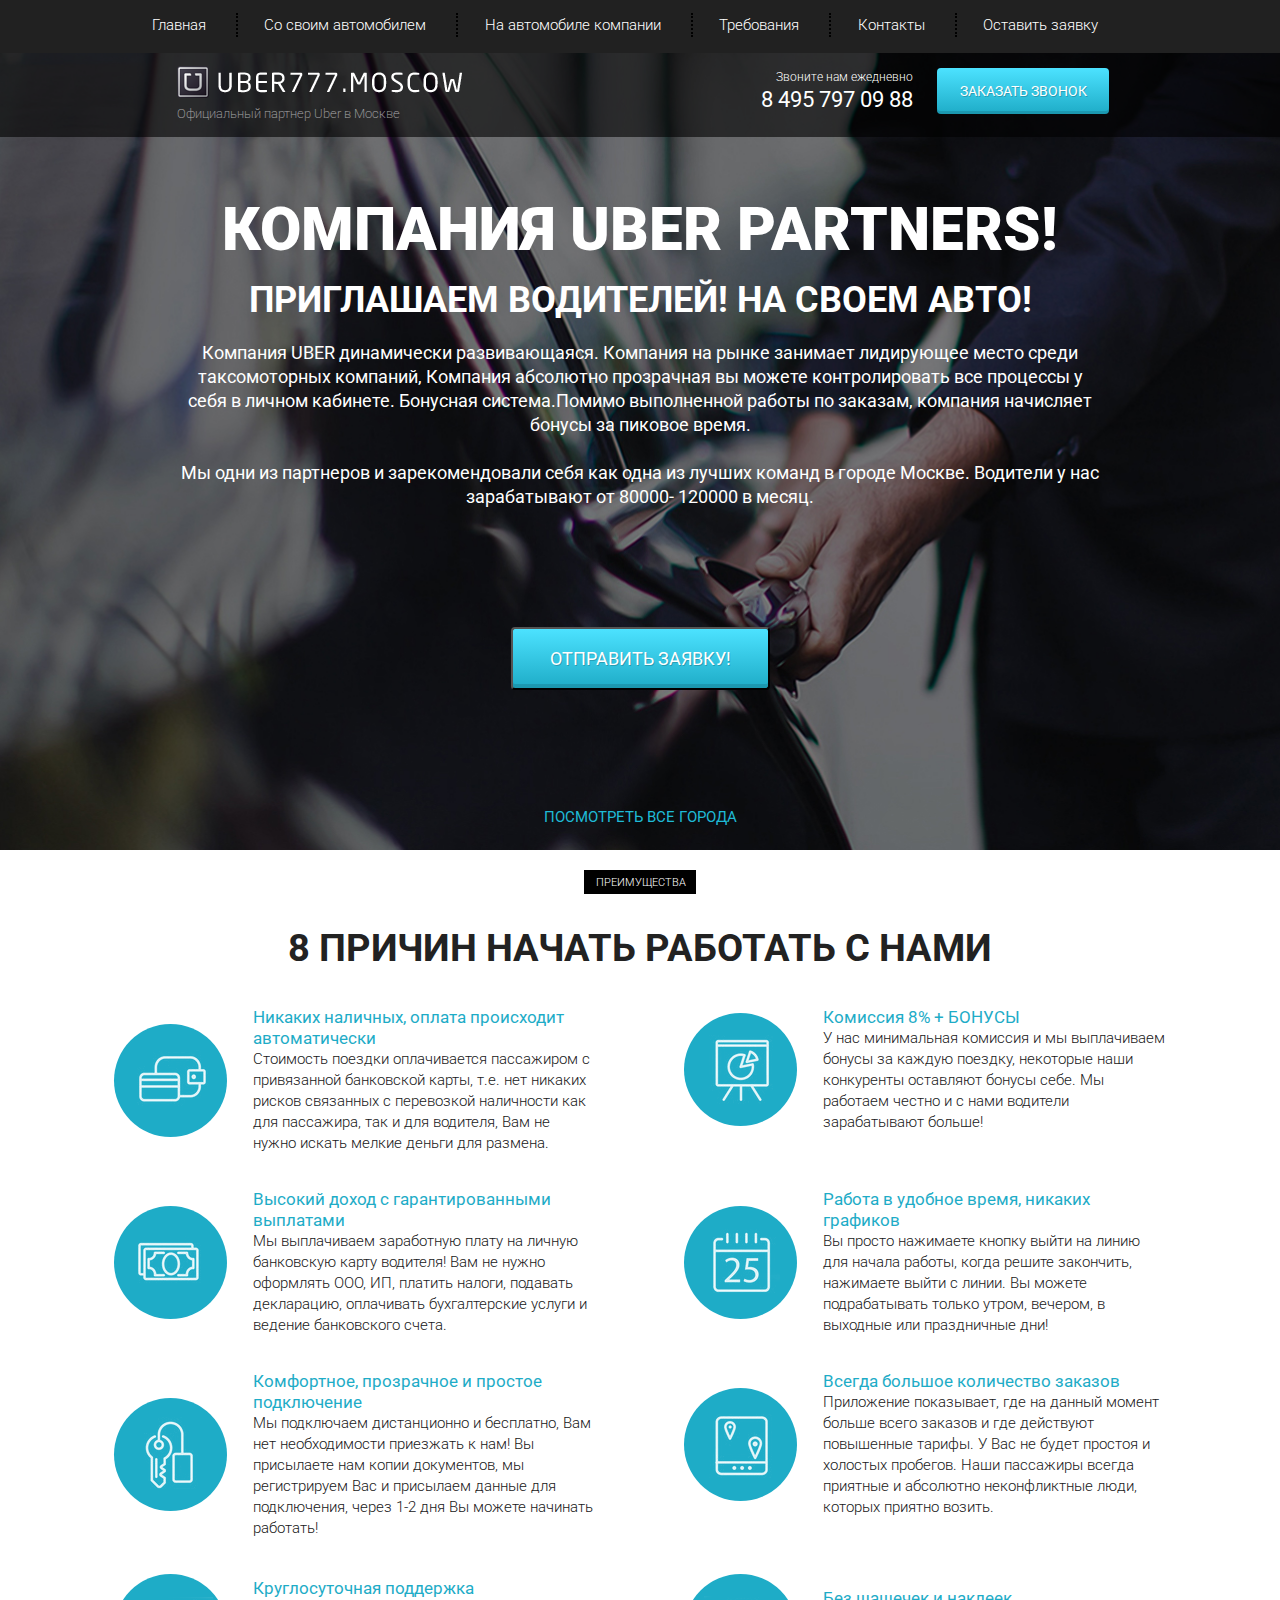
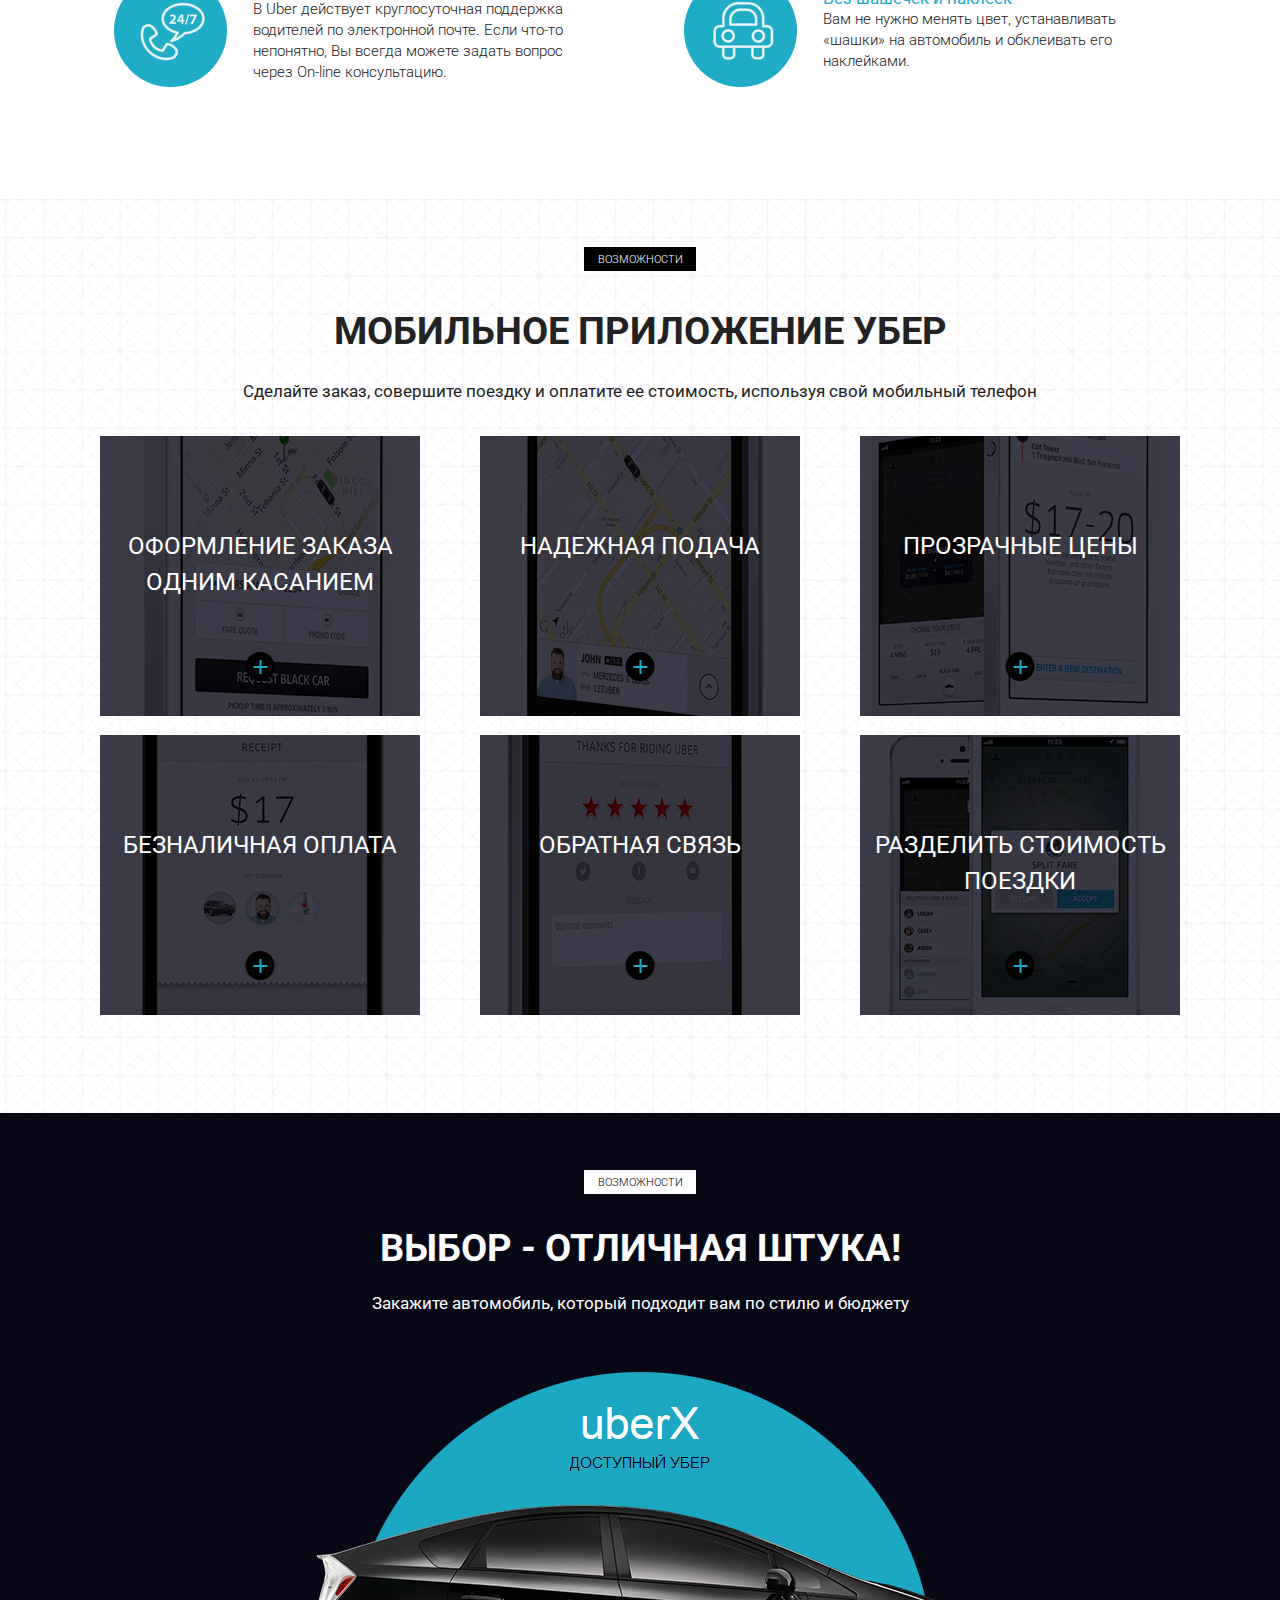
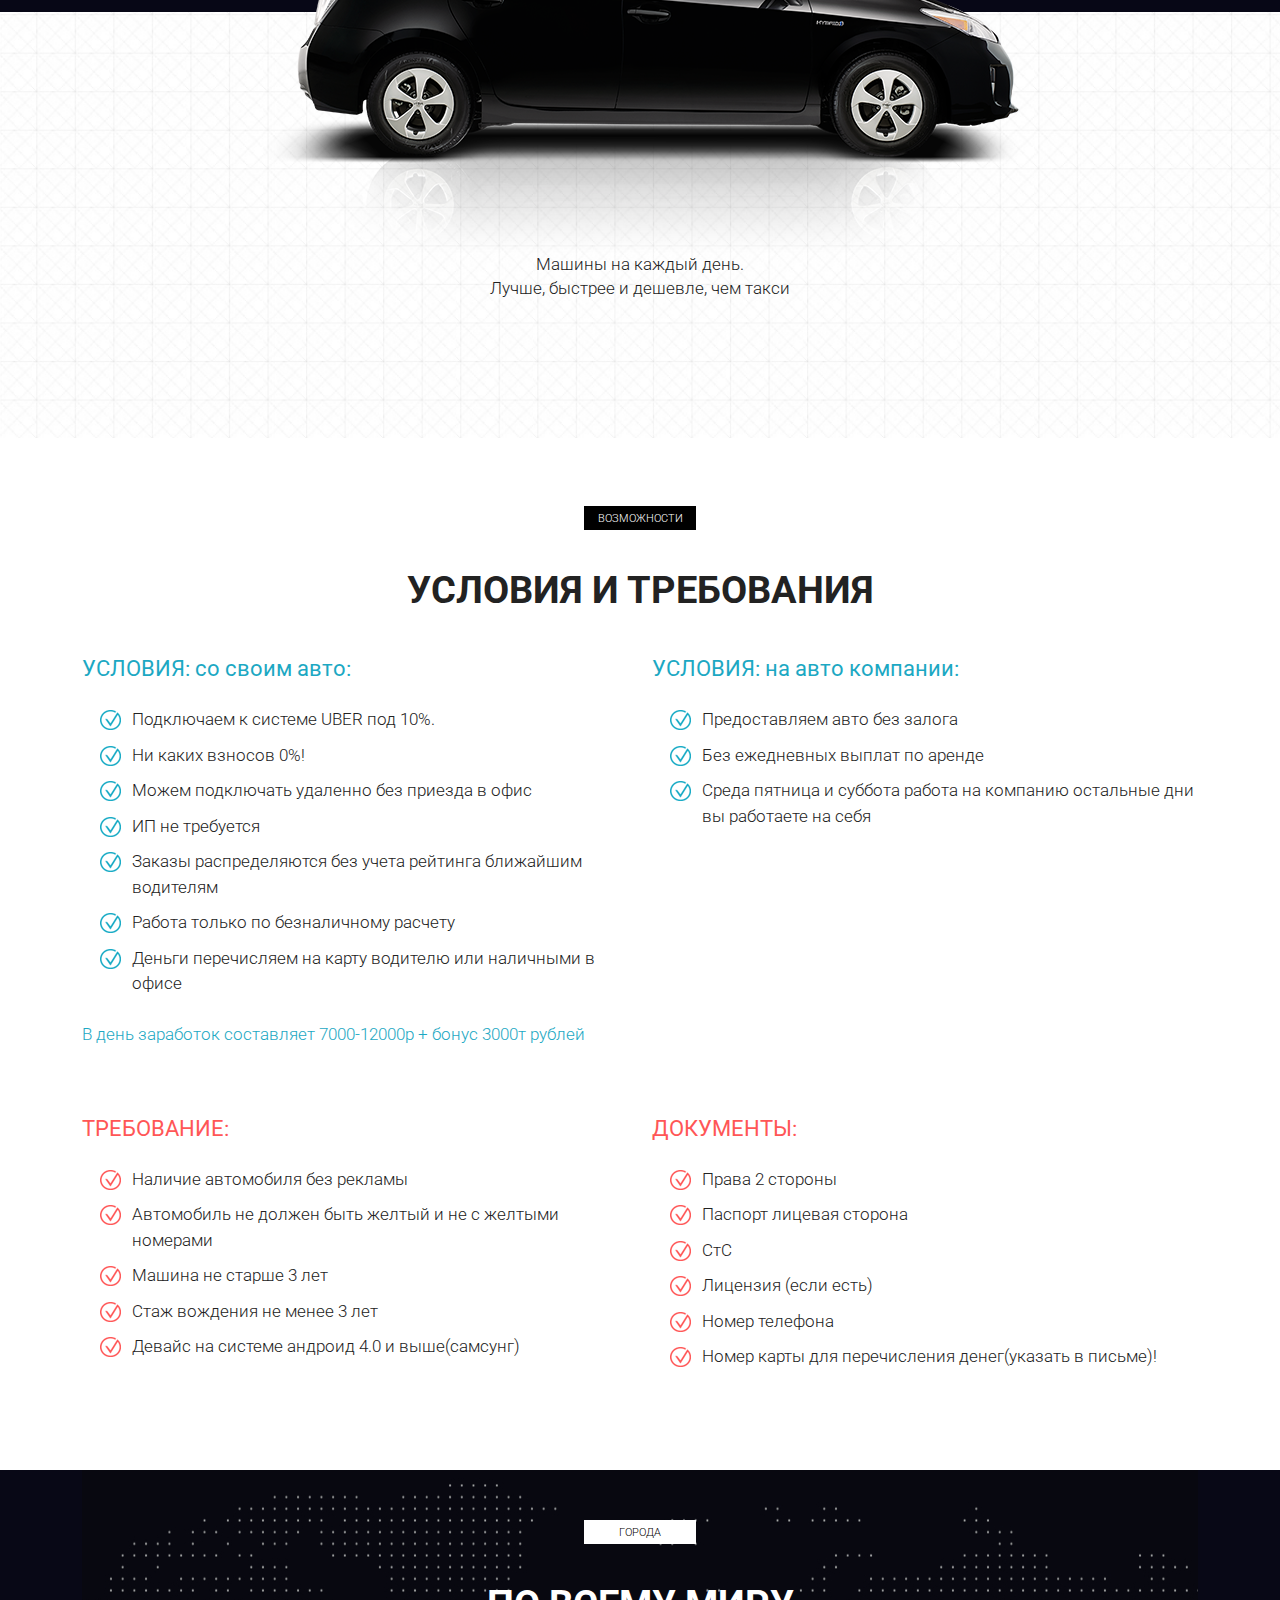
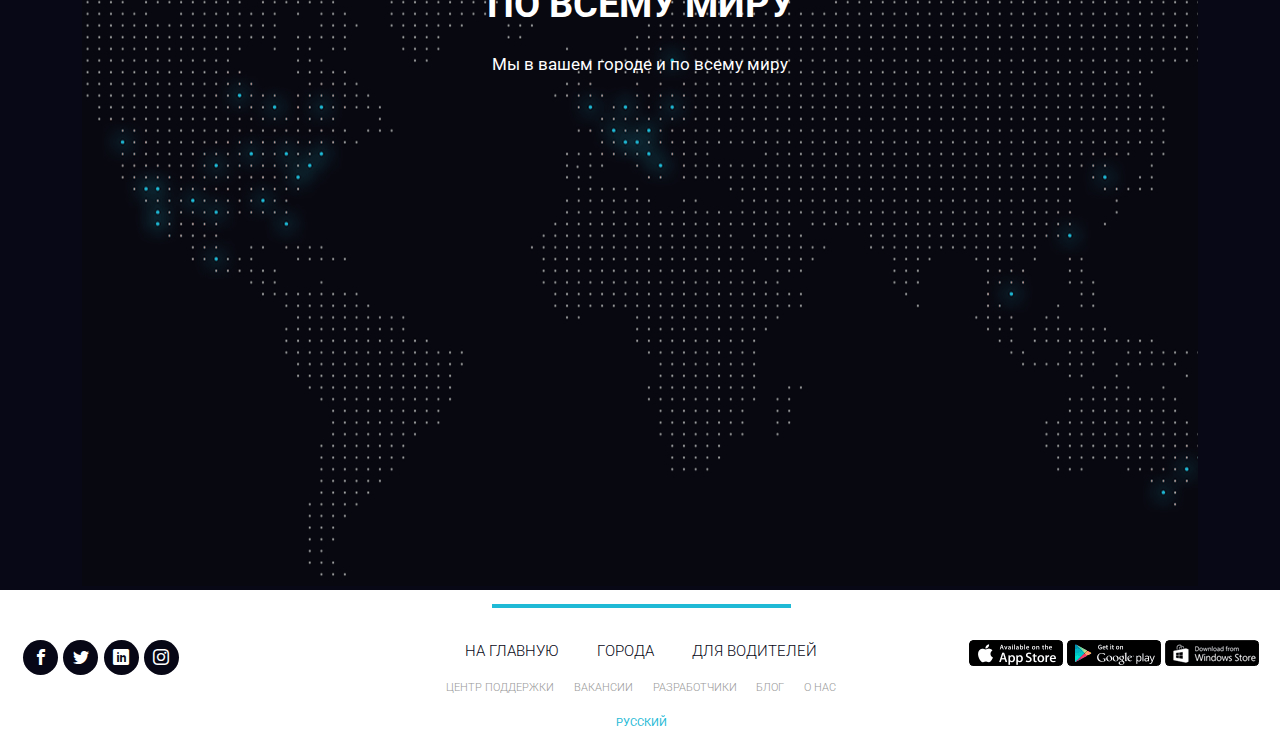
<file: projects/uber/index.html>
<!DOCTYPE html>
<html lang="en">

<head>
    <meta charset="UTF-8">
    <meta http-equiv="X-UA-Compatible" content="IE=edge">
    <meta name="viewport" content="width=device-width, initial-scale=1.0, minimum-scale=1.0, maximum-scale=1.0">
    <title>Uber</title>
    <link rel="shortcut icon" href="icons/favicon.ico" type="image/x-icon">
    <link rel="preconnect" href="https://fonts.gstatic.com">
    <link href="https://fonts.googleapis.com/css2?family=Roboto:wght@300;400;700&display=swap" rel="stylesheet">
    <link rel="stylesheet" href="css/bootstrap-reboot.min.css">
    <link rel="stylesheet" href="css/bootstrap-grid.min.css">
    <link rel="stylesheet" href="css/fonts.css">
    <link rel="stylesheet" href="css/style.min.css">
</head>

<body>

    <header>
        <nav>
            <div class="container">
                <ul class="menu">
                    <li class="menu_item"><a href="#main" class="menu_link">Главная</a></li>
                    <li class="menu_item"><a href="#require" class="menu_link">Со своим автомобилем</a></li>
                    <li class="menu_item"><a href="#require" class="menu_link">На автомобиле компании</a></li>
                    <li class="menu_item"><a href="#" class="menu_link">Требования</a></li>
                    <li class="menu_item"><a href="#" class="menu_link">Контакты</a></li>
                    <li class="menu_item"><a href="#" class="menu_link">Оставить заявку</a></li>
                </ul>
            </div>
        </nav>
        <div class="hamburger">
            <span></span>
            <span></span>
            <span></span>
        </div>
        <div class="subheader" id="main">
            <div class="container">
                <div class="row">
                    <div class="col-6 col-md-4 offset-md-1">
                        <a href="#" class="subheader_logo">
                            <img src="icons/logo.png" alt="logo">
                        </a>
                        <div class="subheader_official">Официальный партнер Uber в Москве</div>
                    </div>

                    <div class="xs-hidden col-md-3 offset-md-1 col-xl-2 offset-xl-2">
                        <div class="subheader_call">Звоните нам ежедневно</div>
                        <a href="tel:84957970988" class="subheader_phone">8 495 797 09 88</a>
                    </div>

                    <div class="col-6 col-md-3 col-lg-2">
                        <a href="tel:84957970988" class="xs-visible subheader_phone">8 495 797 09 88</a>
                        <button class="subheader_btn">заказать звонок</button>
                    </div>
                </div>
            </div>
        </div>
    </header>

    <section class="promo">
        <div class="container">
            <div class="row">
                <div class="col-md-12 offset-md-0 col-lg-10 offset-lg-1">
                    <h1 class="promo_header">КОМПАНИЯ UBER PARTNERS!</h1>
                    <h2 class="promo_subheader">ПРИГЛАШАЕМ ВОДИТЕЛЕЙ! НА СВОЕМ АВТО!</h2>
                    <div class="promo_descr">Компания UBER динамически развивающаяся. Компания на рынке занимает
                        лидирующее место среди таксомоторных компаний, Компания абсолютно прозрачная вы можете
                        контролировать все процессы у себя в личном кабинете. Бонуcная система.Помимо выполненной работы
                        по заказам, компания начисляет бонусы за пиковое время.
                        <br><br>
                        Мы одни из партнеров и зарекомендовали себя как одна из лучших команд в городе Москве. Водители
                        у нас зарабатывают от 80000- 120000 в месяц.</div>
                </div>
                <button class="promo_btn">ОТПРАВИТЬ ЗАЯВКУ!</button>
            </div>
        </div>
    </section>

    <section class="advantage">
        <div class="container">
            <div class="label">преимущества</div>
            <h2 class="title">8 причин начать работать с нами</h2>
            <div class="row">
                <div class="col-md-6">
                    <div class="advantage_item">
                        <div class="advantage_round">
                            <img src="icons/reasons/card.png" alt="card">
                        </div>
                        <div class="advantage_text">
                            <div class="advantage_text_title">
                                Никаких наличных, оплата происходит автоматически
                            </div>
                            <div class="advantage_text_subtitle">
                                Стоимость поездки оплачивается пассажиром с привязанной банковской карты, т.е. нет
                                никаких
                                рисков связанных с перевозкой наличности как для пассажира, так и для водителя, Вам не
                                нужно
                                искать мелкие деньги для размена.
                            </div>
                        </div>
                    </div>
                </div>
                <div class="col-md-6">
                    <div class="advantage_item">
                        <div class="advantage_round">
                            <img src="icons/reasons/bonus.png" alt="">
                        </div>
                        <div class="advantage_text">
                            <div class="advantage_text_title">
                                Комиссия 8% + БОНУСЫ
                            </div>
                            <div class="advantage_text_subtitle">
                                У нас минимальная комиссия и мы выплачиваем бонусы за каждую поездку, некоторые наши
                                конкуренты оставляют бонусы себе. Мы работаем честно и с нами водители зарабатывают
                                больше!
                            </div>
                        </div>
                    </div>
                </div>
                <div class="col-md-6">
                    <div class="advantage_item">
                        <div class="advantage_round">
                            <img src="icons/reasons/money.png" alt="">
                        </div>
                        <div class="advantage_text">
                            <div class="advantage_text_title">
                                Высокий доход с гарантированными выплатами
                            </div>
                            <div class="advantage_text_subtitle">
                                Мы выплачиваем заработную плату на личную банковскую карту водителя! Вам не нужно
                                оформлять
                                ООО, ИП, платить налоги, подавать декларацию, оплачивать бухгалтерские услуги и ведение
                                банковского счета.
                            </div>
                        </div>
                    </div>
                </div>
                <div class="col-md-6">
                    <div class="advantage_item">
                        <div class="advantage_round">
                            <img src="icons/reasons/calendar.png" alt="">
                        </div>
                        <div class="advantage_text">
                            <div class="advantage_text_title">
                                Работа в удобное время, никаких графиков
                            </div>
                            <div class="advantage_text_subtitle">
                                Вы просто нажимаете кнопку выйти на линию для начала работы, когда решите закончить,
                                нажимаете выйти с линии. Вы можете подрабатывать только утром, вечером, в выходные или
                                праздничные дни!
                            </div>
                        </div>
                    </div>
                </div>
                <div class="col-md-6">
                    <div class="advantage_item">
                        <div class="advantage_round">
                            <img src="icons/reasons/key.png" alt="">
                        </div>
                        <div class="advantage_text">
                            <div class="advantage_text_title">
                                Комфортное, прозрачное и простое подключение
                            </div>
                            <div class="advantage_text_subtitle">
                                Мы подключаем дистанционно и бесплатно, Вам нет необходимости приезжать к нам! Вы
                                присылаете
                                нам копии документов, мы регистрируем Вас и присылаем данные для подключения, через 1-2
                                дня
                                Вы можете начинать работать!
                            </div>
                        </div>
                    </div>
                </div>
                <div class="col-md-6">
                    <div class="advantage_item">
                        <div class="advantage_round">
                            <img src="icons/reasons/location.png" alt="">
                        </div>
                        <div class="advantage_text">
                            <div class="advantage_text_title">
                                Всегда большое количество заказов
                            </div>
                            <div class="advantage_text_subtitle">
                                Приложение показывает, где на данный момент больше всего заказов и где действуют
                                повышенные
                                тарифы. У Вас не будет простоя и холостых пробегов. Наши пассажиры всегда приятные и
                                абсолютно неконфликтные люди, которых приятно возить.
                            </div>
                        </div>
                    </div>
                </div>
                <div class="col-md-6">
                    <div class="advantage_item">
                        <div class="advantage_round">
                            <img src="icons/reasons/tel.png" alt="">
                        </div>
                        <div class="advantage_text">
                            <div class="advantage_text_title">
                                Круглосуточная поддержка
                            </div>
                            <div class="advantage_text_subtitle">
                                В Uber действует круглосуточная поддержка водителей по электронной почте. Если что-то
                                непонятно, Вы всегда можете задать вопрос через On-line консультацию.
                            </div>
                        </div>
                    </div>
                </div>
                <div class="col-md-6">
                    <div class="advantage_item">
                        <div class="advantage_round">
                            <img src="icons/reasons/car.png" alt="">
                        </div>
                        <div class="advantage_text">
                            <div class="advantage_text_title">
                                Без шашечек и наклеек
                            </div>
                            <div class="advantage_text_subtitle">
                                Вам не нужно менять цвет, устанавливать «шашки» на автомобиль и обклеивать его
                                наклейками.
                            </div>
                        </div>
                    </div>
                </div>
            </div>
        </div>
    </section>

    <section class="mobile">
        <div class="container">
            <div class="label">Возможности</div>
            <div class="title">мобильное приложение убер</div>
            <div class="subtitle">Сделайте заказ, совершите поездку и оплатите ее стоимость, используя свой мобильный телефон</div>

            <div class="row">
                <div class="col-md-6 col-lg-4">
                    <div class="mobile_item mobile_item_1">
                        <div class="mobile_item_subtitle">оформление заказа одним касанием</div>
                        <div class="mobile_item_plus"></div>
                    </div>
                </div>
                <div class="col-md-6 col-lg-4">
                    <div class="mobile_item mobile_item_2">
                        <div class="mobile_item_subtitle">надежная подача</div>
                        <div class="mobile_item_plus"></div>
                    </div>
                </div>
                <div class="col-md-6 col-lg-4">
                    <div class="mobile_item mobile_item_3">
                        <div class="mobile_item_subtitle">прозрачные цены</div>
                        <div class="mobile_item_plus"></div>
                    </div>
                </div>
                <div class="col-md-6 col-lg-4">
                    <div class="mobile_item mobile_item_4">
                        <div class="mobile_item_subtitle">безналичная оплата</div>
                        <div class="mobile_item_plus"></div>
                    </div>
                </div>
                <div class="col-md-6 col-lg-4">
                    <div class="mobile_item mobile_item_5">
                        <div class="mobile_item_subtitle">обратная связь</div>
                        <div class="mobile_item_plus"></div>
                    </div>
                </div>
                <div class="col-md-6 col-lg-4">
                    <div class="mobile_item mobile_item_6">
                        <div class="mobile_item_subtitle">разделить стоимость поездки</div>
                        <div class="mobile_item_plus"></div>
                    </div>
                </div>
            </div>
        </div>
    </section>

    <section class="choice">
        <div class="container">
            <div class="black"></div>
            <div class="label label_white">возможности</div>
            <h2 class="title title_white">Выбор - отличная штука!</h2>
            <div class="sm-hidden subtitle subtitle_white">Закажите автомобиль, который подходит вам по стилю и бюджету</div>

            <img src="icons/car.png" alt="uber car" class="choice_img">
            <div class="sm-visible choice_descr">
                Машины на каждый день.<br>
                Лучше, быстрее и дешевле, чем такси
            </div>
        </div>
    </section>

    <section class="require" id="require">
        <div class="container">
            <div class="label">Возможности</div>
            <div class="title">условия и требования</div>
            <div class="row">
                <div class="col-md-6">
                    <div class="require_block">
                        <div class="require_title">
                            УСЛОВИЯ: со своим авто:
                        </div>
                        <ul class="require_list">
                            <li>Подключаем к системе UBER  под 10%.</li>
                            <li>Ни каких взносов  0%!</li>
                            <li>Можем подключать удаленно без приезда в офис</li>
                            <li>ИП не требуется</li>
                            <li>Заказы распределяются без учета рейтинга ближайшим водителям</li>
                            <li>Работа только по безналичному расчету</li>
                            <li>Деньги перечисляем на карту водителю или наличными в офисе</li>
                        </ul>
                        <div class="require_descr">
                            В день заработок составляет 7000-12000р + бонус 3000т рублей
                        </div>
                    </div>
                </div>
                <div class="col-md-6">
                    <div class="require_block">
                        <div class="require_title">
                            УСЛОВИЯ: на авто компании:
                        </div>
                        <ul class="require_list">
                            <li>Предоставляем авто без залога</li>
                            <li>Без ежедневных выплат по аренде</li>
                            <li>Среда пятница и суббота работа на компанию остальные дни вы работаете на себя</li>
                        </ul>
                    </div>
                </div>
                <div class="col-md-6">
                    <div class="require_block require_block_nmb warning">
                        <div class="require_title">
                            ТРЕБОВАНИЕ:
                        </div>
                        <ul class="require_list">
                            <li>Наличие автомобиля без рекламы</li>
                            <li>Автомобиль не должен быть желтый и не с желтыми номерами</li>
                            <li>Машина не старше 3 лет</li>
                            <li>Стаж вождения не менее 3 лет</li>
                            <li>Девайс на системе андроид 4.0 и выше(самсунг)</li>
                        </ul>
                    </div>
                </div>
                <div class="col-md-6">
                    <div class="require_block require_block_nmb warning">
                        <div class="require_title">
                            ДОКУМЕНТЫ:
                        </div>
                        <ul class="require_list">
                            <li>Права 2 стороны</li>
                            <li>Паспорт лицевая сторона</li>
                            <li>СтС</li>
                            <li>Лицензия (если есть)</li>
                            <li>Номер телефона</li>
                            <li>Номер карты для перечисления денег(указать в письме)!</li>
                        </ul> 
                    </div>
                </div>
            </div>
        </div>
    </section>

    <section class="world">
        <div class="container">
            <div class="world_block">
                <div class="label label_white">города</div>
                <div class="title title_white">По всему миру</div>
                <div class="subtitle subtitle_white">Мы в вашем городе и по всему миру</div>
                <a href="#" class="world_link">посмотреть все города</a>
            </div>
        </div>
    </section>

    <footer>
        <div class="footer_divider"></div>
        <div class="footer_wrapper">
            <div>
                <div class="footer_social">
                    <div class="footer_social_item"><span class="icon-facebook"></span></div>
                    <div class="footer_social_item"><span class="icon-twitter"></span></div>
                    <div class="footer_social_item"><span class="icon-linkedin"></span></div>
                    <div class="footer_social_item"><span class="icon-instagram"></span></div>
                </div>
            </div>
            <div>
                <div class="footer_menu">
                    <div class="footer_menu_main">
                        <a href="#">на главную</a>
                        <a href="#">города</a>
                        <a href="#">для водителей</a>
                    </div>
                    <div class="footer_menu_sub">
                        <a href="#">центр поддержки</a>
                        <a href="#">вакансии</a>
                        <a href="#">разработчики</a>
                        <a href="#">блог</a>
                        <a href="#">о нас</a>
                    </div>
                    <div class="footer_menu_lang">
                        <a href="#">русский</a>
                    </div>
                </div>
            </div>
            <div>
                <div class="footer_market">
                    <a href="#">
                        <img src="icons/download/app_store.png" alt="app">
                    </a>
                    <a href="#">
                        <img src="icons/download/google_play.png" alt="play">
                    </a>
                    <a href="#">
                        <img src="icons/download/windows_store.png" alt="win">
                    </a>
                </div>
            </div>
        </div>
    </footer>

    <script src="js/script.js"></script>

</body>

</html>
</file>
<file: projects/qr-code/style.css>
@import url('https://fonts.googleapis.com/css2?family=Outfit:wght@400;700&display=swap');

/* variables */

:root {
    --white-color: hsl(0, 0%, 100%);
    --gray-color: hsl(212, 45%, 89%);
    --blue-color: hsl(220, 15%, 55%);
    --dark-blue-color: hsl(218, 44%, 22%);
}

/* reset styles */
*, :before, :after {
    box-sizing: border-box;
}

html, body {
    height: 100%;
}

body {
    position: relative;
    display: flex;
    justify-content: center;
    align-items: center;
    min-width: 320px;
    width: 100%;
    font-family: 'Outfit', sans-serif;
    font-size: 15px;
    line-height: 1.2;
    font-weight: 400;
    color: black;
    background: var(--gray-color);
}

h1, p {
    margin: 0;
}

img {
    max-width: 100%;
    height: auto;
}

img {
    vertical-align: top;
    user-select: none;
}

::-moz-focus-inner {
    border:0;
}

/* main styles */
.qr-container {
    max-width: 320px;
    padding: 15px;
    padding-bottom: 45px;
    border-radius: 20px;
    background: var(--white-color);
    text-align: center;
    box-shadow: 0px 9px 22px -4px rgba(0,0,0,0.47);
}

.qr-container h1 {
    font-weight: 700;
    font-size: 22px;
    margin-top: 24px;
}

.qr-container p {
    font-size: 15px;
    margin: 0 auto;
    margin-top: 17px;
    max-width: 249px;
    color: var(--blue-color);
}

.qr-container img {
    border-radius: 10px;
}
</file>
<file: projects/uber/css/fonts.css>
@font-face {
    font-family: 'icomoon';
    src:  url('../fonts/icomoon.eot?pl7o2t');
    src:  url('../fonts/icomoon.eot?pl7o2t#iefix') format('embedded-opentype'),
      url('../fonts/icomoon.ttf?pl7o2t') format('truetype'),
      url('../fonts/icomoon.woff?pl7o2t') format('woff'),
      url('../fonts/icomoon.svg?pl7o2t#icomoon') format('svg');
    font-weight: normal;
    font-style: normal;
    font-display: block;
  }
  
  [class^="icon-"], [class*=" icon-"] {
    /* use !important to prevent issues with browser extensions that change fonts */
    font-family: 'icomoon' !important;
    speak: never;
    font-style: normal;
    font-weight: normal;
    font-variant: normal;
    text-transform: none;
    line-height: 1;
  
    /* Better Font Rendering =========== */
    -webkit-font-smoothing: antialiased;
    -moz-osx-font-smoothing: grayscale;
  }
  
  .icon-facebook:before {
    content: "\ea90";
  }
  .icon-instagram:before {
    content: "\ea92";
  }
  .icon-twitter:before {
    content: "\ea96";
  }
  .icon-linkedin:before {
    content: "\eac9";
  }
</file>
<file: projects/business/css/style.min.css>
/*!
 * Bootstrap Reboot v4.3.1 (https://getbootstrap.com/)
 * Copyright 2011-2019 The Bootstrap Authors
 * Copyright 2011-2019 Twitter, Inc.
 * Licensed under MIT (https://github.com/twbs/bootstrap/blob/master/LICENSE)
 * Forked from Normalize.css, licensed MIT (https://github.com/necolas/normalize.css/blob/master/LICENSE.md)
 */@import url(https://fonts.googleapis.com/css2?family=Merriweather:wght@700&family=Montserrat:wght@400;500;700&display=swap);*,::after,::before{box-sizing:border-box}html{font-family:sans-serif;line-height:1.15;-webkit-text-size-adjust:100%;-webkit-tap-highlight-color:transparent}article,aside,figcaption,figure,footer,header,hgroup,main,nav,section{display:block}body{margin:0;font-family:-apple-system,BlinkMacSystemFont,"Segoe UI",Roboto,"Helvetica Neue",Arial,"Noto Sans",sans-serif,"Apple Color Emoji","Segoe UI Emoji","Segoe UI Symbol","Noto Color Emoji";font-size:1rem;font-weight:400;line-height:1.5;color:#212529;text-align:left;background-color:#fff}[tabindex="-1"]:focus{outline:0!important}hr{box-sizing:content-box;height:0;overflow:visible}h1,h2,h3,h4,h5,h6{margin-top:0;margin-bottom:.5rem}p{margin-top:0;margin-bottom:1rem}abbr[data-original-title],abbr[title]{text-decoration:underline;-webkit-text-decoration:underline dotted;text-decoration:underline dotted;cursor:help;border-bottom:0;-webkit-text-decoration-skip-ink:none;text-decoration-skip-ink:none}address{margin-bottom:1rem;font-style:normal;line-height:inherit}dl,ol,ul{margin-top:0;margin-bottom:1rem}ol ol,ol ul,ul ol,ul ul{margin-bottom:0}dt{font-weight:700}dd{margin-bottom:.5rem;margin-left:0}blockquote{margin:0 0 1rem}b,strong{font-weight:bolder}small{font-size:80%}sub,sup{position:relative;font-size:75%;line-height:0;vertical-align:baseline}sub{bottom:-.25em}sup{top:-.5em}a{color:#007bff;text-decoration:none;background-color:transparent}a:hover{color:#0056b3;text-decoration:underline}a:not([href]):not([tabindex]){color:inherit;text-decoration:none}a:not([href]):not([tabindex]):focus,a:not([href]):not([tabindex]):hover{color:inherit;text-decoration:none}a:not([href]):not([tabindex]):focus{outline:0}code,kbd,pre,samp{font-family:SFMono-Regular,Menlo,Monaco,Consolas,"Liberation Mono","Courier New",monospace;font-size:1em}pre{margin-top:0;margin-bottom:1rem;overflow:auto}figure{margin:0 0 1rem}img{vertical-align:middle;border-style:none}svg{overflow:hidden;vertical-align:middle}table{border-collapse:collapse}caption{padding-top:.75rem;padding-bottom:.75rem;color:#6c757d;text-align:left;caption-side:bottom}th{text-align:inherit}label{display:inline-block;margin-bottom:.5rem}button{border-radius:0}button:focus{outline:1px dotted;outline:5px auto -webkit-focus-ring-color}button,input,optgroup,select,textarea{margin:0;font-family:inherit;font-size:inherit;line-height:inherit}button,input{overflow:visible}button,select{text-transform:none}select{word-wrap:normal}[type=button],[type=reset],[type=submit],button{-webkit-appearance:button}[type=button]:not(:disabled),[type=reset]:not(:disabled),[type=submit]:not(:disabled),button:not(:disabled){cursor:pointer}[type=button]::-moz-focus-inner,[type=reset]::-moz-focus-inner,[type=submit]::-moz-focus-inner,button::-moz-focus-inner{padding:0;border-style:none}input[type=checkbox],input[type=radio]{box-sizing:border-box;padding:0}input[type=date],input[type=datetime-local],input[type=month],input[type=time]{-webkit-appearance:listbox}textarea{overflow:auto;resize:vertical}fieldset{min-width:0;padding:0;margin:0;border:0}legend{display:block;width:100%;max-width:100%;padding:0;margin-bottom:.5rem;font-size:1.5rem;line-height:inherit;color:inherit;white-space:normal}progress{vertical-align:baseline}[type=number]::-webkit-inner-spin-button,[type=number]::-webkit-outer-spin-button{height:auto}[type=search]{outline-offset:-2px;-webkit-appearance:none}[type=search]::-webkit-search-decoration{-webkit-appearance:none}::-webkit-file-upload-button{font:inherit;-webkit-appearance:button}output{display:inline-block}summary{display:list-item;cursor:pointer}template{display:none}[hidden]{display:none!important}h1,h2,h3,h4,h5{margin:0;margin-block:unset;margin-inline:unset}.container{max-width:1240px;margin:0 auto;padding:0 10px}.divider{width:100%;opacity:.2;border:1px solid #000}.divider_mt85{margin-top:85px}.title{font-family:Merriweather,serif;font-style:normal;font-weight:700;font-size:24px;line-height:30px;color:#000}.title_mt16{margin-top:16px}.title_mt24{margin-top:24px}.title_mt64{margin-top:64px}.title_mt84{margin-top:84px}.title_fz48{font-size:48px;line-height:60px}.subtitle{font-style:normal;font-weight:500;font-size:14px;line-height:24px;color:#000}.subtitle_mt8{margin-top:8px}.subtitle_mt16{margin-top:16px}.subtitle_mt24{margin-top:24px}.subtitle_mt29{margin-top:29px}.subtitle_mt31{margin-top:31px}.subtitle_mt32{margin-top:32px}.warning-title{font-style:normal;font-weight:700;font-size:18px;line-height:22px;color:#f78065}.warning-title_mt11{margin-top:11px}.btn{width:250px;height:65px;border:none;background:#f78065;font-weight:700;font-size:18px;line-height:125%;color:#fff;display:flex;justify-content:center;align-items:center}.btn:focus{outline:0}.btn_mt29{margin-top:29px}.btn_mt48{margin-top:48px}.promo{height:650px;background:url(../img/promo_bg.jpg) center center/cover no-repeat;padding-top:30px}.promo__header{display:flex;justify-content:space-between;align-items:center;padding:0 19px 0 25px}.promo__header-block{width:86px;height:53px;background:#fff;border-radius:26.5px;display:flex;justify-content:center;align-items:center}.promo__header-arrow{margin-right:8.41px}.promo__block{margin:301px 0 0 63px;padding:96px 0 75px 64px;max-width:741px;background:#fff;box-shadow:0 4px 100px rgba(0,0,0,.1)}.promo__title{max-width:521px;font-size:39px;line-height:49px}.promo__title span{color:#f78065}.promo__subtitle{max-width:515px;font-size:20px;line-height:24px;color:#000;opacity:.6}.promo__btn-img{margin-right:8px}.services{padding-top:399px}.services__items{display:grid;grid-template-columns:repeat(3,auto);grid-auto-columns:386px;gap:41px 41px}.services__item-subtitle{font-weight:500;font-size:16px;line-height:20px;color:rgba(0,0,0,.5)}.facilities{padding-top:240px}.facilities__title{font-size:36px;line-height:45px}.facilities__items{margin-top:108px;display:grid;grid-template-columns:repeat(4,minmax(auto,275px));grid-template-rows:265px;gap:46px 46px}.facilities__item{display:flex;flex-direction:column}.facilities__item-title{font-size:22px;line-height:28px}.facilities__item-subtitle{opacity:.5}.facilities__item-link{height:100%;display:flex;align-items:flex-end}.facilities__item-link:hover{text-decoration:none}.community{padding-top:263px}.community__wrapper{display:flex;justify-content:space-between;align-items:flex-start}.community__title{max-width:325px;font-size:36px;line-height:45px}.community__subtitle{font-weight:400;max-width:325px;font-size:18px;line-height:22px;opacity:.5}.community__btn-img{margin-right:4px}.community__shops{display:grid;grid-template-columns:repeat(3,230px);gap:49px 49px}.community__shop-subtitle{font-weight:400;line-height:17px;color:#3f3d56}.community__shop-warning-title{font-size:18px;line-height:22px}.community__shop-link:hover{text-decoration:none}.advantages{padding-top:232px}.advantages__title{font-size:36px;line-height:45px}.advantages__items{margin-top:108px;display:grid;grid-template-columns:repeat(3,minmax(auto,386px));grid-template-rows:272px;gap:41px 41px}.advantages__item{display:flex;flex-direction:column}.advantages__item-title{font-size:22px;line-height:28px}.advantages__item-subtitle{max-width:386px;height:100%;opacity:.5;display:flex;align-items:flex-end}.footer{margin-top:251px;padding-top:96px;background:#f7f7f7}.footer__wrapper{display:flex;justify-content:space-between;align-items:flex-start}.footer__links{display:grid;grid-template-columns:repeat(3,minmax(auto,195px));gap:60px 125px}.footer__link{display:block;margin-top:24px}.footer__item-title{font-size:18px;line-height:23px}.footer__item-subtitle{font-weight:400;font-size:14px;line-height:17px}.footer__policy{margin:28px 0 63px 0;display:flex;justify-content:space-between;align-items:center}.footer__policy-links{width:483px;display:flex;justify-content:space-between;align-items:center}.footer__policy-subtitle{font-weight:400;font-size:14px;line-height:17px}.footer__subtitle{font-weight:400;font-size:14px;line-height:17px}@media (max-width:1200px){.container{max-width:960px}.services__items{-moz-column-gap:10px;column-gap:10px}.services__item-title{font-size:22px}.services__item-subtitle{font-size:14px}.services__item-warning-title{font-size:16px}.facilities{padding-top:200px}.facilities__items{grid-template-columns:repeat(auto-fit,minmax(auto,275px));gap:46px 46px}.community{padding-top:122px}.community__wrapper{flex-direction:column;align-items:center}.community__shops{margin-top:80px}.community__subtitle,.community__title{max-width:669px;text-align:center}.community__btn{margin-left:auto;margin-right:auto}.advantages{padding-top:150px}.advantages__item-title{font-size:21px}.advantages__item-subtitle{font-size:13px}.footer{margin-top:176px}.footer__links{gap:60px 40px}}@media (max-width:992px){.container{max-width:720px}.promo__block{max-width:626px;margin-left:auto;margin-right:auto}.services__items{grid-template-columns:repeat(auto-fit,320px);justify-content:center;row-gap:60px}.services__item-title{margin-top:30px}.facilities{padding-top:150px}.facilities__title{text-align:center}.facilities__items{margin-top:70px;grid-template-rows:242px;justify-content:center}.facilities__item-title{margin-top:40px}.community__shops{margin-top:50px;-moz-column-gap:24px;column-gap:24px}.advantages__items{margin-top:79px;grid-template-columns:repeat(2,minmax(auto,386px));grid-template-rows:231px}.advantages__item-title{margin-top:34px}.media992px{font-size:43px;line-height:52px}.footer{margin-top:100px}.footer__policy-links{width:379px}.footer__wrapper{align-items:center}.footer__links{grid-template-columns:repeat(2,minmax(auto,195px))}}@media (max-width:768px){.container{max-width:540px}.promo__block{max-width:407px;padding:34px 29px 45px 29px}.promo__title{font-size:25px;line-height:35px;text-align:center}.promo__btn{margin-left:auto;margin-right:auto}.services{padding-top:320px}.services__items{grid-template-columns:repeat(auto-fit,minmax(auto,386px))}.services__item-photo{display:block;margin:0 auto}.services__item-title{text-align:center}.facilities{padding-top:100px}.facilities__title{font-size:30px;line-height:40px}.facilities__items{margin-top:60px}.facilities__item-title{margin-top:20px}.community{padding-top:98px}.community__shops{grid-template-columns:repeat(2,230px)}.community__subtitle{margin-top:23px}.community__btn{margin-top:36px}.advantages{padding-top:118px}.advantages__title{text-align:center}.advantages__items{margin-top:62px;grid-template-columns:repeat(auto-fit,minmax(auto,386px));grid-template-rows:unset;justify-content:center}.advantages__item{align-items:center}.advantages__item-title{text-align:center}.advantages__item-subtitle{text-align:center}.footer{padding-top:50px}.footer__policy-links{width:379px}.footer__wrapper{flex-direction:column}.footer__links{margin-top:50px;row-gap:40px}.footer__policy{flex-direction:column;margin-bottom:20px}.footer__policy-links{margin-top:30px;width:100%}.divider{margin-top:35px}}@media (max-width:576px){.container{max-width:100%;padding:0 10px}.promo__block{max-width:264px}.promo__title{font-size:21px;line-height:28px}.promo__btn{width:175px}.promo__subtitle{font-size:17px}.services__item-subtitle{text-align:center}.services__item-warning-title{text-align:center}.facilities{padding-top:100px}.facilities__title{font-size:29px;line-height:31px}.facilities__items{margin-top:40px;grid-template-rows:190px}.facilities__item{align-items:center}.facilities__item-subtitle{margin-top:9px;text-align:center}.community{padding-top:90px}.community__shops{grid-template-columns:230px}.community__shop{display:flex;flex-direction:column;align-items:center}.community__shop-title{margin-top:14px}.community__title{font-size:28px;line-height:36px}.community__subtitle{font-size:15px}.advantages__title{font-size:32px}.advantages__items{margin-top:43px}.advantages__item-title{margin-top:21px}.footer__links{display:grid;grid-template-columns:1fr;gap:60px 125px}.footer__policy-subtitle{font-size:12px}}*{font-family:Montserrat,sans-serif;margin:0;padding:0;scroll-behavior:smooth}
</file>
<file: projects/delivery/css/style.min.css>
/*!
 * Bootstrap Reboot v4.3.1 (https://getbootstrap.com/)
 * Copyright 2011-2019 The Bootstrap Authors
 * Copyright 2011-2019 Twitter, Inc.
 * Licensed under MIT (https://github.com/twbs/bootstrap/blob/master/LICENSE)
 * Forked from Normalize.css, licensed MIT (https://github.com/necolas/normalize.css/blob/master/LICENSE.md)
 */@import url(https://fonts.googleapis.com/css2?family=Roboto+Condensed:wght@400;700&family=Roboto:wght@300;400;700&display=swap);*,::after,::before{box-sizing:border-box}html{font-family:sans-serif;line-height:1.15;-webkit-text-size-adjust:100%;-webkit-tap-highlight-color:transparent}article,aside,figcaption,figure,footer,header,hgroup,main,nav,section{display:block}body{margin:0;font-family:-apple-system,BlinkMacSystemFont,"Segoe UI",Roboto,"Helvetica Neue",Arial,"Noto Sans",sans-serif,"Apple Color Emoji","Segoe UI Emoji","Segoe UI Symbol","Noto Color Emoji";font-size:1rem;font-weight:400;line-height:1.5;color:#212529;text-align:left;background-color:#fff}[tabindex="-1"]:focus{outline:0!important}hr{box-sizing:content-box;height:0;overflow:visible}h1,h2,h3,h4,h5,h6{margin-top:0;margin-bottom:.5rem}p{margin-top:0;margin-bottom:1rem}abbr[data-original-title],abbr[title]{text-decoration:underline;-webkit-text-decoration:underline dotted;text-decoration:underline dotted;cursor:help;border-bottom:0;-webkit-text-decoration-skip-ink:none;text-decoration-skip-ink:none}address{margin-bottom:1rem;font-style:normal;line-height:inherit}dl,ol,ul{margin-top:0;margin-bottom:1rem}ol ol,ol ul,ul ol,ul ul{margin-bottom:0}dt{font-weight:700}dd{margin-bottom:.5rem;margin-left:0}blockquote{margin:0 0 1rem}b,strong{font-weight:bolder}small{font-size:80%}sub,sup{position:relative;font-size:75%;line-height:0;vertical-align:baseline}sub{bottom:-.25em}sup{top:-.5em}a{color:#007bff;text-decoration:none;background-color:transparent}a:hover{color:#0056b3;text-decoration:underline}a:not([href]):not([tabindex]){color:inherit;text-decoration:none}a:not([href]):not([tabindex]):focus,a:not([href]):not([tabindex]):hover{color:inherit;text-decoration:none}a:not([href]):not([tabindex]):focus{outline:0}code,kbd,pre,samp{font-family:SFMono-Regular,Menlo,Monaco,Consolas,"Liberation Mono","Courier New",monospace;font-size:1em}pre{margin-top:0;margin-bottom:1rem;overflow:auto}figure{margin:0 0 1rem}img{vertical-align:middle;border-style:none}svg{overflow:hidden;vertical-align:middle}table{border-collapse:collapse}caption{padding-top:.75rem;padding-bottom:.75rem;color:#6c757d;text-align:left;caption-side:bottom}th{text-align:inherit}label{display:inline-block;margin-bottom:.5rem}button{border-radius:0}button:focus{outline:1px dotted;outline:5px auto -webkit-focus-ring-color}button,input,optgroup,select,textarea{margin:0;font-family:inherit;font-size:inherit;line-height:inherit}button,input{overflow:visible}button,select{text-transform:none}select{word-wrap:normal}[type=button],[type=reset],[type=submit],button{-webkit-appearance:button}[type=button]:not(:disabled),[type=reset]:not(:disabled),[type=submit]:not(:disabled),button:not(:disabled){cursor:pointer}[type=button]::-moz-focus-inner,[type=reset]::-moz-focus-inner,[type=submit]::-moz-focus-inner,button::-moz-focus-inner{padding:0;border-style:none}input[type=checkbox],input[type=radio]{box-sizing:border-box;padding:0}input[type=date],input[type=datetime-local],input[type=month],input[type=time]{-webkit-appearance:listbox}textarea{overflow:auto;resize:vertical}fieldset{min-width:0;padding:0;margin:0;border:0}legend{display:block;width:100%;max-width:100%;padding:0;margin-bottom:.5rem;font-size:1.5rem;line-height:inherit;color:inherit;white-space:normal}progress{vertical-align:baseline}[type=number]::-webkit-inner-spin-button,[type=number]::-webkit-outer-spin-button{height:auto}[type=search]{outline-offset:-2px;-webkit-appearance:none}[type=search]::-webkit-search-decoration{-webkit-appearance:none}::-webkit-file-upload-button{font:inherit;-webkit-appearance:button}output{display:inline-block}summary{display:list-item;cursor:pointer}template{display:none}[hidden]{display:none!important}*{font-family:Roboto,sans-serif;margin:0;padding:0;scroll-behavior:smooth}.container{width:1140px;margin:0 auto}.divider{width:148px;height:1px;background-color:#ec644b;margin:0 auto}.divider_mt20{margin-top:20px}.divider_mt25{margin-top:25px}.circle{margin:0 auto;width:102px;height:102px;border:solid 1px #fff;border-radius:100%;display:flex;justify-content:center;align-items:center}.header{min-height:122px;padding-top:23px;min-height:49px;position:absolute;width:100%}.header__wrapper{display:flex;justify-content:space-between;align-items:center}.header__logo img{width:100%}.header nav{flex-grow:1}.connection{display:grid;grid-template:minmax(13px,auto)/repeat(2,1fr);grid-auto-rows:minmax(13px,auto);grid-auto-columns:1fr;gap:5px 19px}.connection__call{font-size:14px;font-weight:300;font-style:normal;line-height:1.71;letter-spacing:normal;color:#fff;justify-self:self-end;align-self:flex-end}.connection__phone{font-size:19px;font-weight:700;font-style:normal;line-height:1.26;letter-spacing:normal;color:#fff}.connection__phone:hover{color:#fff}.connection__btn{grid-column:2/3;grid-row:1/3;align-self:center}.menu{display:flex;justify-content:space-between;padding:0 50px 0 55px;margin:0;list-style-type:none}.menu__item{padding-right:15px;border-right:1px dotted}.menu__item:last-child{border-right:none;padding-right:0}.menu__link{font-size:15px;letter-spacing:normal;color:#fff;font-weight:400}.menu__link:hover{color:#ec644b}.btn{width:160px;height:45px;background-color:#ec644b;font-weight:400;font-style:normal;line-height:1.83;letter-spacing:normal;font-size:12px;color:#fff;border:none;border-radius:100px;display:flex;align-items:center;justify-content:center;text-transform:uppercase}.btn:focus{outline:0}.btn:hover{background-color:#dc5238;color:#fff;text-decoration:none}.promo{min-height:680px;padding-top:132px;background:url(../img/bg/plain.jpg) center center/cover no-repeat}.promo__subtitle,.promo__surtitle,.promo__title{margin:0;font-size:24px;font-weight:300;line-height:normal;letter-spacing:normal;text-align:center;color:#fff}.promo__subtitle,.promo__title{font-family:'Roboto Condensed',sans-serif;font-size:72px;font-weight:700;color:#ec644b}.promo__subtitle{font-size:42px;font-weight:400;color:#fff}.promo__divider{position:relative;margin:38px auto 27px auto;width:10px;height:10px;border-radius:100%;background-color:#fff}.promo__divider::after,.promo__divider::before{content:'';position:absolute;width:389px;height:1px;background-color:#fff;right:0;top:50%;margin-right:21px}.promo__divider::after{left:0;margin-left:21px}.promo__items{display:grid;grid-template-columns:repeat(4,1fr);align-items:center}.promo__item-icon{display:block;margin:0 auto}.promo__item-descr{text-align:center;font-size:16px;font-weight:300;line-height:1.38;letter-spacing:normal;text-align:center;color:#fff}.promo__btn{margin:39px auto 0 auto;font-size:15px;font-weight:700;line-height:1.17;width:230px;height:57px}.subtitle,.title{margin:0;font-size:14px;font-weight:300;font-style:normal;line-height:1.57;letter-spacing:normal;text-align:left;color:#3a3a3a}.title{font-size:16px;font-weight:700;color:#ec644b}.title_fz18{font-size:18px}.title_mt28{margin-top:28px}.main-title{margin:0;font-size:26px;font-weight:700;font-style:normal;line-height:.88;letter-spacing:normal;text-align:center;color:#2e2e2e;text-transform:uppercase}.main-title_mt20{margin-top:22px}.main-subtitle{width:879px;font-size:21px;font-weight:300;line-height:1.14;letter-spacing:normal;margin:0 auto;text-align:center;color:#2e2e2e}.main-subtitle_mt17{margin-top:17px}.main-subtitle_mt18{margin-top:18px}.main-subtitle_mt22{margin-top:22px}.advantages{padding:57px 0 51px 0;background-color:#f3f3f3}.advantages__wrapper{margin-top:32px;display:grid;grid-template-columns:repeat(2,1fr);grid-auto-columns:1fr;gap:36px 62px}.advantages__item{display:grid;grid-template:25px/repeat(2,minmax(62px,auto));-moz-column-gap:17px;column-gap:17px;align-items:flex-start}.advantages__icon{grid-row:1/3}.advantages__subtitle{grid-column:2/3}.quality{padding-top:51px}.quality__wrapper{margin:37px 0 57px 0;display:grid;grid-template-columns:repeat(auto-fit,360px);gap:30px;align-items:flex-start}.quality__img{display:block;max-width:360px;margin:0 auto}.quality__title{text-align:center}.quality__subtitle{text-align:justify}.agent{padding-top:58px;min-height:342px;background:url(../img/bg/building.jpg) center center/cover no-repeat}.agent__main-title{color:#fff}.agent__main-subtitle{width:984px;font-size:19px;line-height:1.42;color:#fff}.price{padding-top:53px}.price__wrapper{margin-top:34px;display:grid;grid-template:minmax(355px,auto)/repeat(4,265px);gap:28px;justify-content:center}.price__item{border:solid 1px #e9e9e9}.price__item-header{width:100%;height:61px;background-color:#25333c;font-size:16px;font-weight:700;line-height:1.44;letter-spacing:normal;color:#fff;text-transform:uppercase;display:flex;justify-content:center;align-items:center}.price__item-img{display:block;margin:0 auto}.price__item-content{padding:14px 0 25px 0}.price__item-price{font-size:14px;font-weight:400;line-height:1.64;letter-spacing:normal;text-align:center;color:#2e2e2e}.price__item-price_mt12{margin-top:12px}.price__item-price span{font-size:28px;line-height:1.07;color:#ec644b}.price__item-descr{font-size:14px;font-weight:300;line-height:1.43;letter-spacing:normal;text-align:center;color:#2e2e2e}.price__item-descr_mt20{margin-top:20px}.price__btn{margin:25px auto 0 auto}.consultation{padding-top:56px;padding-bottom:80px}.consultation__main-title{font-size:28px;font-weight:400;line-height:.82;color:#3a3a3a;text-transform:unset}.consultation__circle{position:absolute;bottom:44%;left:50%;transform:translateY(-45%) translateX(-50%);border:solid 1px #e93b3b;background:#fff;outline:solid 10px #fff}.consultation__form{position:relative;width:100%;min-height:166px;margin-top:71px;border:1px solid;border-color:#898989;display:flex;justify-content:space-between;align-items:center;padding:0 162px}.consultation__form input{width:268px;height:45px;border:solid 1px rgba(0,0,0,.21);padding:18px 0 18px 28px;border-radius:100px}.consultation__form input:focus{outline:0}.consultation__form input::-moz-placeholder{font-size:13px;font-weight:300;line-height:1.85;letter-spacing:normal;text-align:left;color:rgba(16,16,16,.7)}.consultation__form input:-ms-input-placeholder{font-size:13px;font-weight:300;line-height:1.85;letter-spacing:normal;text-align:left;color:rgba(16,16,16,.7)}.consultation__form input::placeholder{font-size:13px;font-weight:300;line-height:1.85;letter-spacing:normal;text-align:left;color:rgba(16,16,16,.7)}.consultation__btn{position:absolute;top:88%;left:50%;transform:translateX(-50%);outline:solid 10px #fff}.manager{padding-top:58px;background:url(../img/bg/building.jpg) center center/cover no-repeat;min-height:342px}.manager__main-title{color:#fff}.manager__main-subtitle{width:984px;font-size:19px;line-height:1.42;color:#fff}.plan{padding:51px 0 46px 0;background-color:#f3f3f3}.plan__wrapper{padding-top:9px;display:flex;align-items:flex-start;justify-content:center;flex-wrap:wrap}.plan__item{margin:26px 26px 0 0;width:240px}.plan__item:last-child{margin-right:0}.plan__icon{display:block;margin:0 auto}.plan__title{text-align:center}.plan__subtitle{text-align:center}.reviews{padding:51px 0 65px 0}.reviews__wrapper{display:flex;justify-content:center;align-items:center}.reviews__item{margin-top:31px;display:flex;flex-direction:column;align-items:center}.reviews__item_active{padding:0 45px}.reviews__descr,.reviews__title{max-width:601px;font-size:14px;font-weight:300;line-height:1.57;letter-spacing:normal;text-align:center;color:#3a3a3a}.reviews__title{font-size:18px;font-weight:700;margin-top:19px}.reviews__block{position:relative}.reviews__block::before{content:'';width:100%;height:100%;position:absolute;right:calc(100% + 38px);background:url(../icons/arrows/left.png) no-repeat right center;cursor:pointer}.reviews__block::after{content:'';width:100%;height:100%;position:absolute;left:45px;background:url(../icons/arrows/right.png) no-repeat right center;cursor:pointer}.questions{min-height:438px;background:url(../img/bg/second-plain.jpg) center center/cover no-repeat;padding:62px 0 79px 0}.questions__form{margin:0 auto;min-height:297px;width:79%;background:rgba(255,255,255,.7)}.questions__header{padding:20px 0;width:100%;min-height:68px;background-color:#25333c}.questions__title{height:19px;font-size:19px;font-weight:700;letter-spacing:normal;text-align:center;color:#fff;line-height:unset;text-transform:uppercase}.questions__subtitle{font-size:14px;font-weight:400;letter-spacing:normal;text-align:center;color:#fff;line-height:unset;text-transform:uppercase}.questions__content{padding:18px 41px 25px 41px;display:grid;grid-template-columns:repeat(3,1fr);gap:8px 6px}.questions__input{padding:18px 0 18px 27px;width:100%;height:45px;border-radius:100px;border:solid 1px rgba(0,0,0,.21)}.questions__input::-moz-placeholder{font-size:13px;font-weight:300;line-height:1.85;letter-spacing:normal;color:rgba(16,16,16,.7)}.questions__input:-ms-input-placeholder{font-size:13px;font-weight:300;line-height:1.85;letter-spacing:normal;color:rgba(16,16,16,.7)}.questions__input::placeholder{font-size:13px;font-weight:300;line-height:1.85;letter-spacing:normal;color:rgba(16,16,16,.7)}.questions__input:focus{outline:0}.questions__textarea{width:100%;height:71px;padding:18px 0 0 25px;grid-column:1/4;border-radius:8px;border:solid 1px rgba(0,0,0,.21);resize:none}.questions__textarea::-moz-placeholder{font-size:13px;font-weight:300;letter-spacing:normal;color:#616467}.questions__textarea:-ms-input-placeholder{font-size:13px;font-weight:300;letter-spacing:normal;color:#616467}.questions__textarea::placeholder{font-size:13px;font-weight:300;letter-spacing:normal;color:#616467}.questions__textarea:focus{outline:0}.questions__btn{grid-column:1/4;justify-self:center;margin-top:calc(17px - 8px);width:180px}.map{position:relative}.map__block{position:absolute;padding:28px 0 28px 17px;width:310px;min-height:158px;top:0;left:50%;transform:translateX(-50%);background-color:#d5d8dd}.map__adress,.map__email{font-size:14px;font-weight:300;line-height:1.43;letter-spacing:normal;color:#3a3a3a}.map__adress span,.map__email span{font-size:16px;font-weight:700;color:#ec644b}.map__email{color:#ec644b}.footer{padding:24px 0 28px 0;min-height:201px;background-color:#25333c}.footer .container{position:relative}.footer__top{display:flex;justify-content:space-between;align-items:center}.footer__bottom{margin-top:56px;display:flex;justify-content:space-between;align-items:center}.footer__title{margin-left:44px;font-size:16px;font-weight:700;line-height:1.25;letter-spacing:normal;text-align:left;color:#fff;flex-grow:1}.footer__copyright{font-size:13px;font-weight:300;line-height:1.31;letter-spacing:normal;color:rgba(255,255,255,.6)}.footer__policy{font-size:13px;font-weight:300;line-height:1.31;letter-spacing:normal;color:#ec644b;text-decoration:underline}.footer__policy:hover{color:#ec644b}.footer__logo{display:flex;align-items:center}.footer__logo-title{margin-right:10px;font-size:13px;font-weight:300;line-height:1.31;letter-spacing:normal;color:rgba(255,255,255,.6)}.footer__divider{position:absolute;margin-top:26px;width:103%;left:-1.5%;height:1px;opacity:.3;background-color:#fff}@media (max-width:1200px){.container{max-width:960px}.menu{padding:0 20px 0 11px}.menu__item{padding-right:7px}.header .connection__phone{font-size:16px}.header .connection__btn{width:140px}.promo__items{-moz-column-gap:20px;column-gap:20px}.quality__wrapper{grid-template-columns:repeat(auto-fit,465px)}.price__wrapper{grid-template-columns:repeat(auto-fit,265px)}.consultation__form{padding:0 70px}.reviews__item_hidden{display:none}}@media (max-width:992px){.container{max-width:720px}.header__logo{display:none}.header .connection{display:none}.promo{padding-top:100px}.promo__divider::after,.promo__divider::before{width:300px}.promo__surtitle{font-size:20px}.promo__title{font-size:50px}.promo__subtitle{font-size:31px}.promo__item-descr{font-size:13px}.menu__item{padding-right:23px}.advantages__wrapper{-moz-column-gap:29px;column-gap:29px}.advantages__subtitle{font-size:12px}.advantages__title{font-size:14px}.quality__wrapper{grid-template-columns:repeat(auto-fit,minmax(360px,auto))}.main-subtitle{width:100%}.consultation__form{justify-content:space-around;padding:0 0}.consultation__form input{width:230px}.questions__input::-moz-placeholder{font-size:12px}.questions__input:-ms-input-placeholder{font-size:12px}.questions__input::placeholder{font-size:12px}.footer__btn{display:none}.footer__connection{grid-template-columns:1fr}.footer__title{margin-left:18px}}@media (max-width:768px){.container{max-width:540px}.promo__divider::after,.promo__divider::before{width:220px}.promo__items{grid-template-columns:repeat(auto-fit,258px);justify-content:center}.promo__surtitle{font-size:18px}.promo__title{font-size:40px}.promo__subtitle{font-size:21px}.header__wrapper{display:block}.header .menu{position:fixed;flex-direction:column;justify-content:center;align-items:center;top:0;left:-100%;width:50%;height:100vh;padding:20px 15px;background-color:rgba(0,0,0,.8);transition:.6s all}.header .menu_active{left:0}.header .menu__item{padding-right:0;border:none;margin:10px 0}.header .menu__link{font-size:20px}.header .connection{display:grid;grid-template-columns:repeat(2,140px)}.header .connection__btn{display:flex}.hamburger{display:block;position:absolute;right:10px;top:50%;transform:translateY(-50%);width:26px;z-index:6;height:12px}.hamburger span{display:block;height:2px;width:100%;background-color:#fff;margin-bottom:8px;transition:.5s all}.hamburger_active span{margin-bottom:-2px}.hamburger_active span:nth-child(1){transform:translateY(3px) rotate(-45deg)}.hamburger_active span:nth-child(2){display:none}.hamburger_active span:nth-child(3){transform:translateY(3px) rotate(45deg)}.advantages__wrapper{grid-template-columns:repeat(auto-fit,1fr)}.advantages__item{-moz-column-gap:unset;column-gap:unset;grid-template-rows:minmax(25px,auto)}.quality__main-title{font-size:20px}.quality__main-subtitle{font-size:16px}.price__main-title{font-size:24px}.price__main-subtitle{font-size:16px}.consultation__form{flex-direction:column;padding:80px 0}.consultation__btn{top:92%}.circle{top:0}.questions__content{grid-template-columns:repeat(2,1fr)}.questions__input{font-size:13px}.questions__input_center{grid-column:1/3}.questions__textarea{grid-column:1/3;font-size:13px}.questions__btn{grid-column:1/3}.footer__logo-top{display:none}.footer__title{margin-left:0;font-size:14px}.footer__phone{font-size:16px}}@media (max-width:382px){.quality__img{width:90%}}@media (max-width:576px){.container{width:100%;padding:0 10px}.promo{padding-bottom:20px}.promo__divider{margin-top:30px}.promo__divider::after,.promo__divider::before{width:100px}.promo__surtitle{font-size:11px}.promo__title{font-size:23px}.promo__subtitle{font-size:14px}.promo__items{row-gap:30px}.promo__item-descr{margin-top:10px}.header .menu__link{font-size:15px}.header .connection{grid-template-columns:140px}.header .connection__btn{display:none}.advantages__wrapper{grid-template-columns:repeat(1,1fr)}.advantages__item{-moz-column-gap:unset;column-gap:unset;grid-template-rows:minmax(25px,auto)}.advantages__main-title{font-size:22px}.quality__wrapper{grid-template-columns:repeat(auto-fit,minmax(292px,auto))}.quality__main-title{font-size:18px}.quality__main-subtitle{font-size:13px}.agent__main-subtitle{font-size:15px}.agent__main-title{font-size:21px}.price__main-title{font-size:22px;line-height:30px}.price__main-subtitle{font-size:15px}.manager__main-subtitle{font-size:15px}.manager__main-title{font-size:21px}.plan__wrapper{align-items:center;justify-content:center;flex-direction:column}.plan__item{margin-right:0}.plan__main-title{font-size:22px}.reviews__main-title{font-size:20px}.reviews__main-subtitle{font-size:15px}.reviews__item{padding:0 10px}.questions__content{padding:18px 20px 25px 20px;grid-template-columns:repeat(1,1fr)}.questions__input_center{grid-column:unset}.questions__textarea{grid-column:unset}.questions__btn{grid-column:unset;width:160px}.questions__title{font-size:16px}.questions__subtitle{font-size:12px}.footer__top{flex-direction:column}.footer__title{text-align:center}.footer__connection{margin-top:20px;grid-template-columns:repeat(2,1fr);align-items:center}.footer__call{justify-self:left}.footer__bottom{flex-direction:column}.footer__copyright,.footer__logo,.footer__policy{margin-top:20px}}
</file>
<file: projects/pandora-test/css/style.min.css>
*,:after,:before{box-sizing:border-box}body,html{height:100%}body{position:relative;min-width:320px}blockquote,body,button,dd,dl,fieldset,figure,h1,h2,h3,h4,h5,h6,ol,p,ul{margin:0}button,fieldset,ol,td,th,ul{padding:0}li{list-style:none}a{color:inherit;text-decoration:none;outline:0}button{background-color:rgba(0,0,0,0);cursor:pointer}button,fieldset{border:0}b,h1,h2,h3,h4,h5,h6,strong{font-weight:400}address,i{font-style:inherit}img,svg{max-width:100%;height:auto}img{vertical-align:top;-webkit-user-select:none;-moz-user-select:none;-ms-user-select:none;user-select:none}svg{display:block}[tabindex]:focus,button:focus{outline:0}::-moz-focus-inner{border:0}@font-face{font-family:"Pan Display";src:url(../fonts/PanDisplay-Regular.woff2) format("woff2"),url(../fonts/PanDisplay-Regular.woff) format("woff");font-weight:400;font-style:normal;font-display:swap}@font-face{font-family:"Pan Display";src:url(../fonts/PanDisplay-Bold.woff2) format("woff2"),url(../fonts/PanDisplay-Bold.woff) format("woff");font-weight:700;font-style:normal;font-display:swap}.action{display:block;width:100%;padding:15px 10px;font-size:12px;line-height:1.25;border-radius:3px;letter-spacing:.145em;text-align:center;transition:color .5s,background-color .5s;cursor:pointer}.action.primary{color:#fff;background-color:#27251f}.action.primary:hover{color:#27251f;background-color:#ffcad4}.header{display:flex;justify-content:space-between;align-items:center;padding:calc(10px + (14 - 10) * ((100vw - 320px)/ (1440 - 320))) calc(14px + (58 - 14) * ((100vw - 320px)/ (1440 - 320))) calc(14px + (10 - 14) * ((100vw - 320px)/ (1440 - 320)));border-bottom:5px solid #ffcad4}.header__wrapper{display:flex;align-items:center}.header__wrapper li{margin-right:calc(27px + (20 - 27) * ((100vw - 320px)/ (1440 - 320)))}.header__wrapper li:last-child{margin-right:0}.header__wrapper li>a>img{transition:transform .2s}@media(hover:hover)and (pointer:fine){.header__wrapper li>a>img:hover{transform:translateY(-3px)}}.header__search{position:relative}.header__search input{width:241px;height:41px;padding:8px 20px 7px 40px;border:1px solid #f5f5f5;transition:border .2s}.header__search input::-moz-placeholder{font-weight:500;font-size:12px;line-height:1.36;letter-spacing:.155em;text-transform:uppercase;color:#b4b4b4}.header__search input:-ms-input-placeholder{font-weight:500;font-size:12px;line-height:1.36;letter-spacing:.155em;text-transform:uppercase;color:#b4b4b4}.header__search input::placeholder{font-weight:500;font-size:12px;line-height:1.36;letter-spacing:.155em;text-transform:uppercase;color:#b4b4b4}.header__search input:focus{outline:0;border:1px solid #27251f}.header__search input+img{position:absolute;left:6px;top:7px}.header__mobile{display:none}.header__logo{transform:translateY(-6px)}.header .hamburger{display:flex;flex-direction:column;justify-content:space-between;width:26px;height:26px;padding:6px 2px;margin-right:15px;cursor:pointer}.header .hamburger span{width:100%;height:1px;background-color:#27251f}@media screen and (max-width:767px){.header__search input{display:none}.header__search img{position:initial!important;cursor:pointer}.header__mobile{display:flex}.header .mobile-hide{display:none}}.product-details{display:flex;justify-content:center;align-items:flex-start;padding:calc(20px + (30 - 20) * ((100vw - 320px)/ (1440 - 320))) calc(15px + (58 - 15) * ((100vw - 320px)/ (1440 - 320))) 50px}.product-details__content{max-width:314px}.product-details__content h3{margin-bottom:calc(18px + (10 - 18) * ((100vw - 320px)/ (1440 - 320)));text-align:center;letter-spacing:.125em;color:#71706c}.product-details__content h2{margin-bottom:calc(5px + (20 - 5) * ((100vw - 320px)/ (1440 - 320)));font-weight:700;font-size:calc(24px + (28 - 24) * ((100vw - 320px)/ (1440 - 320)));line-height:1.1;text-align:center}.product-details__content .money{font-size:calc(14px + (12 - 14) * ((100vw - 320px)/ (1440 - 320)));line-height:1.5;text-align:center;letter-spacing:.003em}.product-details__content .price{margin-right:calc(10px + (15 - 10) * ((100vw - 320px)/ (1440 - 320)));text-decoration:line-through}.product-details__content .discount{color:#d2255b}.product-details__content p{margin:calc(30px + (21 - 30) * ((100vw - 320px)/ (1440 - 320))) 0 30px;letter-spacing:.017em}.product-details__content .questionnaire h4{margin-bottom:4px;font-weight:700}.product-details__content .questionnaire__header{margin-bottom:20px;padding-bottom:10px;border-bottom:2px solid #f5f5f5}.product-details__content .questionnaire__actions .action:first-child{margin-bottom:5px}@media screen and (max-width:1024px){.product-details{flex-direction:column;align-items:center}.product-details__content{max-width:100%}}.slider__wrapper li{display:block}.slider__wrapper li.hidden{display:none}@media screen and (min-width:1025px){.slider{margin-right:calc(0px + (75 - 0) * ((100vw - 320px)/ (1440 - 320)))}.slider .next,.slider .prev,.slider__dots{display:none}.slider__wrapper{display:grid;grid-template-columns:repeat(2,1fr);max-width:820px;flex-wrap:wrap;gap:20px}}@media screen and (max-width:1024px){.slider{position:relative;margin-bottom:21px}.slider .next,.slider .prev,.slider__dots{display:block;position:absolute}.slider .next,.slider .prev{top:50%;transform:translateY(-50%)}.slider .next.disable,.slider .prev.disable{pointer-events:none;opacity:.5}.slider .prev{left:0}.slider .next{right:0}.slider__dots{bottom:12px;left:50%;transform:translateX(-50%);display:flex}.slider__dots span{width:6px;height:6px;margin-right:6px;background-color:#e1e1e2;transition:background-color .2s;border-radius:100%}.slider__dots span:last-child{margin-right:0}.slider__dots span.active{background-color:#e6a5b2}}.slider img{-webkit-animation-name:fade;animation-name:fade;-webkit-animation-duration:.5s;animation-duration:.5s}@-webkit-keyframes fade{from{opacity:.4}to{opacity:1}}@keyframes fade{from{opacity:.4}to{opacity:1}}body{font-family:"Pan Display",Arial,Helvetica,sans-serif;font-weight:400;font-size:14px;line-height:1.3;color:#27251f}main{position:relative}aside{position:fixed;z-index:2;top:35%;right:-3%;line-height:1.21;letter-spacing:.155em;text-transform:uppercase;transform:rotate(90deg);background-color:#fff}aside a{display:block;padding:calc(6px + (14 - 6) * ((100vw - 320px)/ (1440 - 320))) calc(12px + (22 - 12) * ((100vw - 320px)/ (1440 - 320))) calc(7px + (11 - 7) * ((100vw - 320px)/ (1440 - 320)));border:1px solid #b4b4b4;border-radius:3px}@media screen and (max-width:767px){aside{top:55%;right:-10%}}
</file>
<file: projects/program-school/css/style.min.css>
*,:after,:before{box-sizing:border-box}body,html{height:100%}body{position:relative;min-width:320px}blockquote,body,button,dd,dl,fieldset,figure,h1,h2,h3,h4,h5,h6,ol,p,ul{margin:0}button,fieldset,ol,td,th,ul{padding:0}li{list-style:none}a{color:inherit;text-decoration:none;outline:0}button{background-color:rgba(0,0,0,0);cursor:pointer}button,fieldset{border:0}b,h1,h2,h3,h4,h5,h6,strong{font-weight:400}address,i{font-style:inherit}img,svg{max-width:100%;height:auto}img{vertical-align:top;-webkit-user-select:none;-moz-user-select:none;-ms-user-select:none;user-select:none}svg{display:block}[tabindex]:focus,button:focus{outline:0}::-moz-focus-inner{border:0}@font-face{font-family:Gilroy;src:url(../fonts/gilroy/Gilroy-Bold.woff2) format("woff2"),url(../fonts/gilroy/Gilroy-Bold.woff) format("woff");font-weight:700;font-style:normal}@font-face{font-family:Gilroy;src:url(../fonts/gilroy/Gilroy-Semibold.woff2) format("woff2"),url(../fonts/gilroy/Gilroy-Semibold.woff) format("woff");font-weight:600;font-style:normal}@font-face{font-family:Gilroy;src:url(../fonts/gilroy/Gilroy-Medium.woff2) format("woff2"),url(../fonts/gilroy/Gilroy-Medium.woff) format("woff");font-weight:500;font-style:normal}@font-face{font-family:Gilroy;src:url(../fonts/gilroy/Gilroy-Regular.woff2) format("woff2"),url(../fonts/gilroy/Gilroy-Regular.woff) format("woff");font-weight:400;font-style:normal}.action{display:flex;justify-content:center;align-items:center;border-radius:75px}.action.login{padding:9px 16px;background:linear-gradient(to right,#f15525 50%,#38bff2 50%);background-size:200% 100%;background-position:right bottom;transition:background-position .5s ease-out;font-weight:500;color:#fff}.action.login svg{margin-right:5px;fill:#fff}.action.test{padding:28px 40px;background:linear-gradient(to right,#38bff2 50%,#f15525 50%);background-size:200% 100%;background-position:right bottom;transition:background-position .5s ease-out;font-size:18px;letter-spacing:-.03em;color:#fff}.action.test svg{margin-left:12px;transform:rotate(-45deg);fill:#fff}.action:hover{background-position:left bottom}.header{position:absolute;top:7px;width:100%;padding:0 calc(15px + (120 - 15) * ((100vw - 320px)/ (1400 - 320)))}.header__wrapper{display:flex;align-items:center;padding:calc(7px + (10 - 7) * ((100vw - 320px)/ (1400 - 320))) calc(12px + (20 - 12) * ((100vw - 320px)/ (1400 - 320)));background-color:rgba(255,255,255,.9);border-radius:75px}.header__menu{display:flex;align-items:center}.header__menu li{margin-right:calc(10px + (41 - 10) * ((100vw - 320px)/ (1400 - 320)))}.header__menu li:last-child{margin-right:0}.header__menu li>a{transition:color .2s}.header__menu li>a:hover{color:#f15525}.header__sign{display:flex;align-items:center;margin-left:auto}.header__sign a{color:#3c3e50;margin-right:15px;transition:color .2s}.header__sign a:hover{color:#f15525}.header .hamburger{display:none;width:17px}.header .hamburger span{display:block;width:100%;height:2px;margin-bottom:4px;background-color:#f15525}.header .hamburger span:last-child{margin-bottom:0}.header nav .mobile{display:none}@media screen and (min-width:1025px){.header__logo{margin-right:calc(80px + (137 - 80) * ((100vw - 320px)/ (1400 - 320)))}}@media screen and (max-width:1024px){.header__wrapper{justify-content:space-between}.header__menu{overflow-y:auto;flex-direction:column;align-items:flex-start;margin-top:13px}.header__menu li{margin-bottom:23px}.header__sign{margin-left:initial}.header__sign a{display:none}.header nav{position:absolute;top:0;right:10px;display:flex;flex-direction:column;opacity:0;visibility:hidden;padding:25px 18px 34px 31px;margin-top:7px;height:90vh;min-height:340px;width:50%;z-index:2;background-color:#fff;border-radius:20px;transition:opacity .2s,visibility .2s}.header nav a{font-size:20px;font-weight:500}.header nav .close-mobile{margin-left:auto}.header nav .mobile{display:block}.header nav .action.login{margin-top:auto;display:flex;padding:15px 30px;justify-content:center}.header nav.active{opacity:1;visibility:visible}.header .hamburger{display:block}}@media screen and (max-width:767px){.header nav{width:auto}}.promo{padding:calc(86px + (133 - 86) * ((100vw - 320px)/ (1400 - 320))) 10px calc(26px + (66 - 26) * ((100vw - 320px)/ (1400 - 320)));background-color:#eaf2f5}.promo__content{max-width:638px;flex:1}.promo h1{margin-bottom:calc(18px + (31 - 18) * ((100vw - 320px)/ (1400 - 320)));font-weight:500;font-size:calc(24px + (46 - 24) * ((100vw - 320px)/ (1400 - 320)))}.promo h4{max-width:365px;padding-top:calc(9px + (14 - 9) * ((100vw - 320px)/ (1400 - 320)));font-size:calc(12px + (16 - 12) * ((100vw - 320px)/ (1400 - 320)));line-height:1.4;border-top:1px solid #dedede}.promo b{font-weight:500;color:#f15525}.promo em{font-weight:600}.promo .action{max-width:321px;margin-top:calc(21px + (18 - 21) * ((100vw - 320px)/ (1400 - 320)))}.promo .container{display:flex;justify-content:space-between;align-items:flex-start}@media screen and (max-width:1024px){.promo{text-align:center}.promo__content{display:flex;flex-direction:column;align-items:center}.promo .container{flex-direction:column;align-items:center}.promo .action{margin-bottom:63px}}@media screen and (max-width:767px){.promo__img{margin:0 50px}}.info{margin-top:calc(70px + (83 - 70) * ((100vw - 320px)/ (1400 - 320)))}.info__img{margin-right:60px}.info__tabs{display:flex;flex-wrap:wrap;gap:10px;color:#fff;font-size:calc(14px + (17 - 14) * ((100vw - 320px)/ (1400 - 320)))}.info__tabs li{padding:17px calc(25px + (50 - 25) * ((100vw - 320px)/ (1400 - 320)));text-align:center;border-radius:75px}.info__tabs .dark-blue{background-color:#5096ff}.info__tabs .yellow{background-color:#ffb359}.info__tabs .orange{background-color:#f15525}.info__tabs .green{background-color:#4bd071}.info__tabs .light-blue{background-color:#38bff2}.info__tabs .very-dark-blue{background-color:#4b77b9}.info__tabs .purple{background-color:#af93ff}.info h2{font-weight:600;font-size:calc(24px + (46 - 24) * ((100vw - 320px)/ (1400 - 320)));text-align:center;margin-bottom:calc(22px + (35 - 22) * ((100vw - 320px)/ (1400 - 320)))}.info h3{max-width:386px;margin-top:26px;font-size:20px;font-weight:600;line-height:1.25}.info .container{padding-top:42px;background-color:#eaf2f5;border-radius:30px}@media screen and (min-width:1025px){.info__content{flex:1}.info .container{display:flex;justify-content:center;align-items:center}}@media screen and (max-width:1024px){.info__tabs li{flex-grow:1}.info__img{display:none}.info h3{display:none}.info .container{padding:17px;margin:0 10px}}.plan{padding:calc(58px + (84 - 58) * ((100vw - 320px)/ (1400 - 320))) 10px calc(12px + (87 - 12) * ((100vw - 320px)/ (1400 - 320)));text-align:center}.plan h2{max-width:598px;margin:0 auto;margin-bottom:calc(24px + (34 - 24) * ((100vw - 320px)/ (1400 - 320)));font-weight:600;font-size:calc(24px + (46 - 24) * ((100vw - 320px)/ (1400 - 320)))}.plan__wrapper{display:flex;flex-wrap:wrap;justify-content:center;gap:calc(10px + (27 - 10) * ((100vw - 320px)/ (1400 - 320)))}.plan__wrapper li{width:268px;padding:calc(24px + (50 - 24) * ((100vw - 320px)/ (1400 - 320))) calc(10px + (35 - 10) * ((100vw - 320px)/ (1400 - 320))) calc(20px + (31 - 20) * ((100vw - 320px)/ (1400 - 320)));background-color:#eaf2f5;border-radius:calc(20px + (30 - 20) * ((100vw - 320px)/ (1400 - 320)))}.plan__wrapper h4{margin-top:calc(8px + (18 - 8) * ((100vw - 320px)/ (1400 - 320)));font-weight:600;font-size:calc(12px + (16 - 12) * ((100vw - 320px)/ (1400 - 320)));line-height:1.1}.plan__wrapper h4+span{display:block;margin-top:calc(5px + (10 - 5) * ((100vw - 320px)/ (1400 - 320)));font-size:calc(9px + (13 - 9) * ((100vw - 320px)/ (1400 - 320)));line-height:1.1}@media screen and (max-width:767px){.plan__wrapper{display:grid;grid-template-columns:repeat(2,1fr)}.plan__wrapper li{width:auto}.plan__wrapper li img{padding:0 42px}.plan__wrapper li:last-child{display:flex;justify-content:center;align-items:center;grid-column:1/3;text-align:start}.plan__wrapper li:last-child h4{margin-top:initial;margin-bottom:5px}.plan__wrapper li:last-child>div{max-width:170px;margin-left:20px}.plan__wrapper li:last-child img{padding:0}}.instruction{padding:calc(55px + (60 - 55) * ((100vw - 320px)/ (1400 - 320))) 0 calc(62px + (90 - 62) * ((100vw - 320px)/ (1400 - 320)));background-color:#eaf2f5}.instruction h2{margin-bottom:calc(15px + (26 - 15) * ((100vw - 320px)/ (1400 - 320)));font-weight:600;font-size:calc(24px + (46 - 24) * ((100vw - 320px)/ (1400 - 320)));text-align:center}.instruction h4{max-width:642px;margin:0 auto;margin-bottom:calc(34px + (28 - 34) * ((100vw - 320px)/ (1400 - 320)));font-size:calc(12px + (16 - 12) * ((100vw - 320px)/ (1400 - 320)));line-height:1.25;text-align:center}.instruction img{display:block;margin:0 auto}.instruction__video{position:relative;margin-bottom:calc(22px + (30 - 22) * ((100vw - 320px)/ (1400 - 320)))}.instruction__video>div{position:absolute;z-index:1;top:50%;right:50%;transform:translate(50%,-50%);text-align:center}.instruction__video a{display:inline-block;padding:calc(15px + (33 - 15) * ((100vw - 320px)/ (1400 - 320)));border-radius:82px;background-color:#f15525;transition:box-shadow .2s}.instruction__video a>svg{margin:0 auto;width:calc(7px + (12 - 7) * ((100vw - 320px)/ (1400 - 320)));height:calc(5px + (14 - 5) * ((100vw - 320px)/ (1400 - 320)))}.instruction__video a+span{display:block;margin-top:calc(12px + (7 - 12) * ((100vw - 320px)/ (1400 - 320)));font-weight:500;font-size:calc(10px + (20 - 10) * ((100vw - 320px)/ (1400 - 320)));color:#fff;transition:margin-top .2s}.instruction__video a:hover{box-shadow:rgba(241,85,37,.32) 0 0 0 21px}.instruction__video a:hover+span{margin-top:calc(32px + (28 - 32) * ((100vw - 320px)/ (1400 - 320)))}.instruction__wrapper{display:flex;justify-content:space-between;align-items:flex-start;margin-bottom:calc(20px + (26 - 20) * ((100vw - 320px)/ (1400 - 320)));padding:calc(36px + (56 - 36) * ((100vw - 320px)/ (1400 - 320))) calc(20px + (56 - 20) * ((100vw - 320px)/ (1400 - 320)));background-color:#fff;border-radius:calc(30px + (40 - 30) * ((100vw - 320px)/ (1400 - 320)));box-shadow:0 81px 120px -77px rgba(34,37,59,.04)}.instruction__wrapper li{flex:1;padding-right:calc(20px + (60 - 20) * ((100vw - 320px)/ (1400 - 320)));padding-left:calc(20px + (50 - 20) * ((100vw - 320px)/ (1400 - 320)));border-right:1px solid #eaf2f5}.instruction__wrapper li:last-child{border:none;padding-right:0}.instruction__wrapper li:first-child{padding-left:0}.instruction__wrapper h2{margin-bottom:calc(14px + (20 - 14) * ((100vw - 320px)/ (1400 - 320)));font-weight:700;font-size:calc(50px + (77 - 50) * ((100vw - 320px)/ (1400 - 320)));text-align:left;color:#38bff2}.instruction__wrapper h3{margin-bottom:calc(14px + (19 - 14) * ((100vw - 320px)/ (1400 - 320)));font-weight:600;font-size:calc(17px + (24 - 17) * ((100vw - 320px)/ (1400 - 320)));line-height:1.25}.instruction__wrapper span{font-size:calc(12px + (16 - 12) * ((100vw - 320px)/ (1400 - 320)));line-height:1.4}.instruction__action{display:flex;justify-content:center;align-items:center;max-width:538px;margin:0 auto;padding:calc(11px + (14 - 11) * ((100vw - 320px)/ (1400 - 320))) calc(12px + (25 - 12) * ((100vw - 320px)/ (1400 - 320)));background-color:#fff;border-radius:calc(30px + (110 - 30) * ((100vw - 320px)/ (1400 - 320)))}.instruction__action span{flex:1;margin-left:24px;font-weight:600;line-height:1.2;font-size:calc(13px + (15 - 13) * ((100vw - 320px)/ (1400 - 320)))}.instruction .container{padding:0 10px}@media screen and (max-width:767px){.instruction__wrapper{flex-direction:column}.instruction__wrapper li{max-width:80%;padding:30px 0 38px;border-right:0;border-bottom:1px solid #eaf2f5}.instruction__wrapper li:first-child{padding-top:0}.instruction__action{flex-direction:column}.instruction__action span{max-width:90%;margin:12px 0 11px;text-align:center}}.support{padding:calc(11px + (91 - 11) * ((100vw - 320px)/ (1400 - 320))) 0 calc(11px + (89 - 11) * ((100vw - 320px)/ (1400 - 320)));background-color:#fff;border-radius:calc(30px + (80 - 30) * ((100vw - 320px)/ (1400 - 320)))}.support h2{margin-bottom:18px;font-size:calc(20px + (32 - 20) * ((100vw - 320px)/ (1400 - 320)));font-weight:600}.support p{margin-bottom:15px;font-size:calc(12px + (16 - 12) * ((100vw - 320px)/ (1400 - 320)));line-height:1.56}.support p:last-child{margin-bottom:0}.support__wrapper{display:grid}.support__wrapper .first-row,.support__wrapper .second-row{display:grid;gap:calc(12px + (30 - 12) * ((100vw - 320px)/ (1400 - 320)))}.support__wrapper .first-row>div,.support__wrapper .second-row>div{background-color:#eaf2f5;border-radius:40px}.support__wrapper .first-row .text,.support__wrapper .second-row .text{padding:calc(38px + (55 - 38) * ((100vw - 320px)/ (1400 - 320))) calc(20px + (100 - 20) * ((100vw - 320px)/ (1400 - 320)))}.support__wrapper .first-row .image,.support__wrapper .second-row .image{display:flex;justify-content:center;align-items:center}.support__wrapper .first-row{grid-template-columns:calc(300px + (400 - 300) * ((100vw - 320px)/ (1400 - 320))) auto;margin-bottom:calc(12px + (30 - 12) * ((100vw - 320px)/ (1400 - 320)))}.support__wrapper .second-row{grid-template-columns:auto calc(300px + (400 - 300) * ((100vw - 320px)/ (1400 - 320)))}@media screen and (max-width:767px){.support{box-shadow:0 81px 120px -77px rgba(34,37,59,.04)}.support__wrapper .first-row,.support__wrapper .second-row{display:flex;flex-direction:column}.support__wrapper .first-row .image,.support__wrapper .second-row .image{padding:34px 0}.support__wrapper .second-row{flex-direction:column-reverse}}.price{padding:calc(60px + (90 - 60) * ((100vw - 320px)/ (1400 - 320))) 10px calc(37px + (67 - 37) * ((100vw - 320px)/ (1400 - 320)));background-color:#f9f8fd}.price h2{margin-bottom:calc(25px + (35 - 25) * ((100vw - 320px)/ (1400 - 320)));font-weight:600;font-size:calc(22px + (46 - 22) * ((100vw - 320px)/ (1400 - 320)));text-align:center}.price__info{margin-bottom:41px}.price__info li{display:flex;align-items:center}.price__info p{font-size:calc(12px + (16 - 12) * ((100vw - 320px)/ (1400 - 320)));line-height:1.3}.price__mobile-img{display:none}.price table{padding:calc(19px + (36 - 19) * ((100vw - 320px)/ (1400 - 320))) calc(20px + (40 - 20) * ((100vw - 320px)/ (1400 - 320)));background-color:#fff;border-radius:30px;text-align:left;overflow-x:auto}.price table th{font-weight:700;font-size:16px;line-height:1.5;color:#38bff2}.price table td{width:20%;font-size:calc(13px + (20 - 13) * ((100vw - 320px)/ (1400 - 320)));line-height:1.25}.price table td:first-child{width:40%}.price table tbody tr:nth-child(odd){background-color:#f3f3f3;border-radius:10px}.price table tbody td:first-child{padding:calc(13px + (17 - 13) * ((100vw - 320px)/ (1400 - 320))) 0 calc(12px + (15 - 12) * ((100vw - 320px)/ (1400 - 320))) 20px;border-top-left-radius:10px;border-bottom-left-radius:10px}.price table tbody td:last-child{padding-right:20px;border-top-right-radius:10px;border-bottom-right-radius:10px}.price table tfoot td{font-weight:700;font-size:calc(19px + (24 - 19) * ((100vw - 320px)/ (1400 - 320)))}.price table tfoot td:first-child{padding:calc(25px + (20 - 25) * ((100vw - 320px)/ (1400 - 320))) 0 0 20px}.price table tfoot td:last-child{padding-right:20px}.price__details{margin:calc(21px + (25 - 21) * ((100vw - 320px)/ (1400 - 320))) 0 calc(47px + (33 - 47) * ((100vw - 320px)/ (1400 - 320)));font-size:calc(12px + (16 - 12) * ((100vw - 320px)/ (1400 - 320)));line-height:1.5px;color:#8e8e8e}.price__anotation{display:flex;justify-content:center;align-items:center;padding:calc(50px + (65 - 50) * ((100vw - 320px)/ (1400 - 320))) calc(20px + (52 - 20) * ((100vw - 320px)/ (1400 - 320)));background-color:#eaf2f5;border-radius:30px}.price__anotation p{font-size:calc(12px + (17 - 12) * ((100vw - 320px)/ (1400 - 320)));line-height:1.29}@media screen and (min-width:1025px){.price__info{display:grid;grid-template-columns:calc(200px + (390 - 200) * ((100vw - 320px)/ (1400 - 320))) 247px calc(200px + (390 - 200) * ((100vw - 320px)/ (1400 - 320)));justify-content:center;-moz-column-gap:calc(20px + (69 - 20) * ((100vw - 320px)/ (1400 - 320)));column-gap:calc(20px + (69 - 20) * ((100vw - 320px)/ (1400 - 320)))}.price__info p{margin-left:30px}.price__anotation p{max-width:600px;margin:0 23px 0 30px}.price__anotation a{flex:1;min-width:300px}}@media screen and (max-width:1024px){.price__info{display:flex;flex-direction:column}.price__info li{flex-direction:column}.price__info li:last-child p{margin-bottom:0}.price__info p{margin:12px 0 20px;max-width:80%;text-align:center}.price__anotation{flex-direction:column}.price__anotation p{margin:21px 0 17px;line-height:1.8;text-align:center}.price__anotation img{width:74px;height:66px}}@media screen and (max-width:767px){.price__info{margin-bottom:0}.price__mobile-img{display:block;margin:20px 0}.price table{display:block;white-space:nowrap}.price table td{padding-right:50px!important}.price__anotation a{width:100%;padding:25px!important}}.footer{padding-bottom:calc(23px + (32 - 23) * ((100vw - 320px)/ (1400 - 320)));background-color:#f9f8fd}.footer__wrapper{display:flex;justify-content:space-between;padding-bottom:calc(32px + (50 - 32) * ((100vw - 320px)/ (1400 - 320)));margin-bottom:calc(25px + (28 - 25) * ((100vw - 320px)/ (1400 - 320)));border-bottom:1px solid #d8d8d8}.footer__socials ul{display:flex;gap:16px;margin-top:calc(25px + (40 - 25) * ((100vw - 320px)/ (1400 - 320)))}.footer__socials ul svg{transition:fill .2s}.footer__socials ul svg:hover{fill:#f15525}.footer__logo{display:flex;align-items:center}.footer__logo span{display:block;max-width:151px;margin-left:19px;font-size:16px;line-height:1.18;color:#8e8e8e}.footer__menu{margin-left:20%}.footer__menu li{margin-bottom:25px}.footer__menu li:last-child{margin-bottom:0}.footer__menu a{transition:color .2s}.footer__menu a:hover{color:#f15525}.footer__additional-info{display:flex;flex-direction:column}.footer__additional-info address{display:flex;flex-direction:column}.footer__additional-info a{font-size:16px;line-height:1.4}.footer__additional-info a:hover{text-decoration:underline}.footer__additional-info .tel{margin-bottom:4px;color:#38bff2}.footer__address{margin-top:auto;line-height:1.76;color:#8e8e8e}.footer__info{display:flex;justify-content:space-between;font-size:calc(12px + (16 - 12) * ((100vw - 320px)/ (1400 - 320)));line-height:1.43;color:#8e8e8e}.footer__info .link--ml{margin-left:20%}.footer__info a{transition:color .2s}.footer__info a:hover{color:#f15525}.footer .container{padding:0 10px}@media screen and (max-width:767px){.footer{text-align:center}.footer__logo{text-align:left}.footer__wrapper{align-items:center;flex-direction:column}.footer__socials{margin-bottom:43px}.footer__socials ul{justify-content:center}.footer__menu{margin-left:0;margin-bottom:43px}.footer__address{margin-top:35px}.footer__info{flex-direction:column}.footer__info .link--ml{margin-left:0;margin-bottom:6px}.footer__info span{margin-bottom:13px}}body{font-family:Gilroy,Arial,Helvetica,sans-serif;font-weight:400;font-size:13px;line-height:1;color:#22253b}body.overflow-hide{overflow:hidden}.overlay{position:absolute;z-index:-1;width:100%;height:100%;opacity:0;background-color:#393b4f;transition:opacity .2s}.overlay.active{z-index:1;opacity:.9}.container{max-width:1160px;margin:0 auto}main{background-color:#fff}
</file>
<file: projects/test/_next/static/css/d3df112486f97f47.css>
@charset "UTF-8";/*!
 * Bootstrap  v5.3.3 (https://getbootstrap.com/)
 * Copyright 2011-2024 The Bootstrap Authors
 * Licensed under MIT (https://github.com/twbs/bootstrap/blob/main/LICENSE)
 */:root,[data-bs-theme=light]{--bs-blue:#0d6efd;--bs-indigo:#6610f2;--bs-purple:#6f42c1;--bs-pink:#d63384;--bs-red:#dc3545;--bs-orange:#fd7e14;--bs-yellow:#ffc107;--bs-green:#198754;--bs-teal:#20c997;--bs-cyan:#0dcaf0;--bs-black:#000;--bs-white:#fff;--bs-gray:#6c757d;--bs-gray-dark:#343a40;--bs-gray-100:#f8f9fa;--bs-gray-200:#e9ecef;--bs-gray-300:#dee2e6;--bs-gray-400:#ced4da;--bs-gray-500:#adb5bd;--bs-gray-600:#6c757d;--bs-gray-700:#495057;--bs-gray-800:#343a40;--bs-gray-900:#212529;--bs-primary:#0d6efd;--bs-secondary:#6c757d;--bs-success:#198754;--bs-info:#0dcaf0;--bs-warning:#ffc107;--bs-danger:#dc3545;--bs-light:#f8f9fa;--bs-dark:#212529;--bs-primary-rgb:13,110,253;--bs-secondary-rgb:108,117,125;--bs-success-rgb:25,135,84;--bs-info-rgb:13,202,240;--bs-warning-rgb:255,193,7;--bs-danger-rgb:220,53,69;--bs-light-rgb:248,249,250;--bs-dark-rgb:33,37,41;--bs-primary-text-emphasis:#052c65;--bs-secondary-text-emphasis:#2b2f32;--bs-success-text-emphasis:#0a3622;--bs-info-text-emphasis:#055160;--bs-warning-text-emphasis:#664d03;--bs-danger-text-emphasis:#58151c;--bs-light-text-emphasis:#495057;--bs-dark-text-emphasis:#495057;--bs-primary-bg-subtle:#cfe2ff;--bs-secondary-bg-subtle:#e2e3e5;--bs-success-bg-subtle:#d1e7dd;--bs-info-bg-subtle:#cff4fc;--bs-warning-bg-subtle:#fff3cd;--bs-danger-bg-subtle:#f8d7da;--bs-light-bg-subtle:#fcfcfd;--bs-dark-bg-subtle:#ced4da;--bs-primary-border-subtle:#9ec5fe;--bs-secondary-border-subtle:#c4c8cb;--bs-success-border-subtle:#a3cfbb;--bs-info-border-subtle:#9eeaf9;--bs-warning-border-subtle:#ffe69c;--bs-danger-border-subtle:#f1aeb5;--bs-light-border-subtle:#e9ecef;--bs-dark-border-subtle:#adb5bd;--bs-white-rgb:255,255,255;--bs-black-rgb:0,0,0;--bs-font-sans-serif:system-ui,-apple-system,"Segoe UI",Roboto,"Helvetica Neue","Noto Sans","Liberation Sans",Arial,sans-serif,"Apple Color Emoji","Segoe UI Emoji","Segoe UI Symbol","Noto Color Emoji";--bs-font-monospace:SFMono-Regular,Menlo,Monaco,Consolas,"Liberation Mono","Courier New",monospace;--bs-gradient:linear-gradient(180deg,hsla(0,0%,100%,.15),hsla(0,0%,100%,0));--bs-body-font-family:var(--bs-font-sans-serif);--bs-body-font-size:1rem;--bs-body-font-weight:400;--bs-body-line-height:1.5;--bs-body-color:#212529;--bs-body-color-rgb:33,37,41;--bs-body-bg:#fff;--bs-body-bg-rgb:255,255,255;--bs-emphasis-color:#000;--bs-emphasis-color-rgb:0,0,0;--bs-secondary-color:rgba(33,37,41,.75);--bs-secondary-color-rgb:33,37,41;--bs-secondary-bg:#e9ecef;--bs-secondary-bg-rgb:233,236,239;--bs-tertiary-color:rgba(33,37,41,.5);--bs-tertiary-color-rgb:33,37,41;--bs-tertiary-bg:#f8f9fa;--bs-tertiary-bg-rgb:248,249,250;--bs-heading-color:inherit;--bs-link-color:#0d6efd;--bs-link-color-rgb:13,110,253;--bs-link-decoration:underline;--bs-link-hover-color:#0a58ca;--bs-link-hover-color-rgb:10,88,202;--bs-code-color:#d63384;--bs-highlight-color:#212529;--bs-highlight-bg:#fff3cd;--bs-border-width:1px;--bs-border-style:solid;--bs-border-color:#dee2e6;--bs-border-color-translucent:rgba(0,0,0,.175);--bs-border-radius:0.375rem;--bs-border-radius-sm:0.25rem;--bs-border-radius-lg:0.5rem;--bs-border-radius-xl:1rem;--bs-border-radius-xxl:2rem;--bs-border-radius-2xl:var(--bs-border-radius-xxl);--bs-border-radius-pill:50rem;--bs-box-shadow:0 0.5rem 1rem rgba(0,0,0,.15);--bs-box-shadow-sm:0 0.125rem 0.25rem rgba(0,0,0,.075);--bs-box-shadow-lg:0 1rem 3rem rgba(0,0,0,.175);--bs-box-shadow-inset:inset 0 1px 2px rgba(0,0,0,.075);--bs-focus-ring-width:0.25rem;--bs-focus-ring-opacity:0.25;--bs-focus-ring-color:rgba(13,110,253,.25);--bs-form-valid-color:#198754;--bs-form-valid-border-color:#198754;--bs-form-invalid-color:#dc3545;--bs-form-invalid-border-color:#dc3545}[data-bs-theme=dark]{color-scheme:dark;--bs-body-color:#dee2e6;--bs-body-color-rgb:222,226,230;--bs-body-bg:#212529;--bs-body-bg-rgb:33,37,41;--bs-emphasis-color:#fff;--bs-emphasis-color-rgb:255,255,255;--bs-secondary-color:rgba(222,226,230,.75);--bs-secondary-color-rgb:222,226,230;--bs-secondary-bg:#343a40;--bs-secondary-bg-rgb:52,58,64;--bs-tertiary-color:rgba(222,226,230,.5);--bs-tertiary-color-rgb:222,226,230;--bs-tertiary-bg:#2b3035;--bs-tertiary-bg-rgb:43,48,53;--bs-primary-text-emphasis:#6ea8fe;--bs-secondary-text-emphasis:#a7acb1;--bs-success-text-emphasis:#75b798;--bs-info-text-emphasis:#6edff6;--bs-warning-text-emphasis:#ffda6a;--bs-danger-text-emphasis:#ea868f;--bs-light-text-emphasis:#f8f9fa;--bs-dark-text-emphasis:#dee2e6;--bs-primary-bg-subtle:#031633;--bs-secondary-bg-subtle:#161719;--bs-success-bg-subtle:#051b11;--bs-info-bg-subtle:#032830;--bs-warning-bg-subtle:#332701;--bs-danger-bg-subtle:#2c0b0e;--bs-light-bg-subtle:#343a40;--bs-dark-bg-subtle:#1a1d20;--bs-primary-border-subtle:#084298;--bs-secondary-border-subtle:#41464b;--bs-success-border-subtle:#0f5132;--bs-info-border-subtle:#087990;--bs-warning-border-subtle:#997404;--bs-danger-border-subtle:#842029;--bs-light-border-subtle:#495057;--bs-dark-border-subtle:#343a40;--bs-heading-color:inherit;--bs-link-color:#6ea8fe;--bs-link-hover-color:#8bb9fe;--bs-link-color-rgb:110,168,254;--bs-link-hover-color-rgb:139,185,254;--bs-code-color:#e685b5;--bs-highlight-color:#dee2e6;--bs-highlight-bg:#664d03;--bs-border-color:#495057;--bs-border-color-translucent:hsla(0,0%,100%,.15);--bs-form-valid-color:#75b798;--bs-form-valid-border-color:#75b798;--bs-form-invalid-color:#ea868f;--bs-form-invalid-border-color:#ea868f}*,:after,:before{box-sizing:border-box}@media (prefers-reduced-motion:no-preference){:root{scroll-behavior:smooth}}body{margin:0;font-family:var(--bs-body-font-family);font-size:var(--bs-body-font-size);font-weight:var(--bs-body-font-weight);line-height:var(--bs-body-line-height);color:var(--bs-body-color);text-align:var(--bs-body-text-align);background-color:var(--bs-body-bg);-webkit-text-size-adjust:100%;-webkit-tap-highlight-color:transparent}hr{margin:1rem 0;color:inherit;border:0;border-top:var(--bs-border-width) solid;opacity:.25}.h1,.h2,.h3,.h4,.h5,.h6,h1,h2,h3,h4,h5,h6{margin-top:0;margin-bottom:.5rem;font-weight:500;line-height:1.2;color:var(--bs-heading-color)}.h1,h1{font-size:calc(1.375rem + 1.5vw)}@media (min-width:1200px){.h1,h1{font-size:2.5rem}}.h2,h2{font-size:calc(1.325rem + .9vw)}@media (min-width:1200px){.h2,h2{font-size:2rem}}.h3,h3{font-size:calc(1.3rem + .6vw)}@media (min-width:1200px){.h3,h3{font-size:1.75rem}}.h4,h4{font-size:calc(1.275rem + .3vw)}@media (min-width:1200px){.h4,h4{font-size:1.5rem}}.h5,h5{font-size:1.25rem}.h6,h6{font-size:1rem}p{margin-top:0;margin-bottom:1rem}abbr[title]{-webkit-text-decoration:underline dotted;text-decoration:underline dotted;cursor:help;-webkit-text-decoration-skip-ink:none;text-decoration-skip-ink:none}address{margin-bottom:1rem;font-style:normal;line-height:inherit}ol,ul{padding-left:2rem}dl,ol,ul{margin-top:0;margin-bottom:1rem}ol ol,ol ul,ul ol,ul ul{margin-bottom:0}dt{font-weight:700}dd{margin-bottom:.5rem;margin-left:0}blockquote{margin:0 0 1rem}b,strong{font-weight:bolder}.small,small{font-size:.875em}.mark,mark{padding:.1875em;color:var(--bs-highlight-color);background-color:var(--bs-highlight-bg)}sub,sup{position:relative;font-size:.75em;line-height:0;vertical-align:baseline}sub{bottom:-.25em}sup{top:-.5em}a{color:rgba(var(--bs-link-color-rgb),var(--bs-link-opacity,1));text-decoration:underline}a:hover{--bs-link-color-rgb:var(--bs-link-hover-color-rgb)}a:not([href]):not([class]),a:not([href]):not([class]):hover{color:inherit;text-decoration:none}code,kbd,pre,samp{font-family:var(--bs-font-monospace);font-size:1em}pre{display:block;margin-top:0;margin-bottom:1rem;overflow:auto;font-size:.875em}pre code{font-size:inherit;color:inherit;word-break:normal}code{font-size:.875em;color:var(--bs-code-color);word-wrap:break-word}a>code{color:inherit}kbd{padding:.1875rem .375rem;font-size:.875em;color:var(--bs-body-bg);background-color:var(--bs-body-color);border-radius:.25rem}kbd kbd{padding:0;font-size:1em}figure{margin:0 0 1rem}img,svg{vertical-align:middle}table{caption-side:bottom;border-collapse:collapse}caption{padding-top:.5rem;padding-bottom:.5rem;color:var(--bs-secondary-color);text-align:left}th{text-align:inherit;text-align:-webkit-match-parent}tbody,td,tfoot,th,thead,tr{border:0 solid;border-color:inherit}label{display:inline-block}button{border-radius:0}button:focus:not(:focus-visible){outline:0}button,input,optgroup,select,textarea{margin:0;font-family:inherit;font-size:inherit;line-height:inherit}button,select{text-transform:none}[role=button]{cursor:pointer}select{word-wrap:normal}select:disabled{opacity:1}[list]:not([type=date]):not([type=datetime-local]):not([type=month]):not([type=week]):not([type=time])::-webkit-calendar-picker-indicator{display:none!important}[type=button],[type=reset],[type=submit],button{-webkit-appearance:button}[type=button]:not(:disabled),[type=reset]:not(:disabled),[type=submit]:not(:disabled),button:not(:disabled){cursor:pointer}::-moz-focus-inner{padding:0;border-style:none}textarea{resize:vertical}fieldset{min-width:0;padding:0;margin:0;border:0}legend{float:left;width:100%;padding:0;margin-bottom:.5rem;font-size:calc(1.275rem + .3vw);line-height:inherit}@media (min-width:1200px){legend{font-size:1.5rem}}legend+*{clear:left}::-webkit-datetime-edit-day-field,::-webkit-datetime-edit-fields-wrapper,::-webkit-datetime-edit-hour-field,::-webkit-datetime-edit-minute,::-webkit-datetime-edit-month-field,::-webkit-datetime-edit-text,::-webkit-datetime-edit-year-field{padding:0}::-webkit-inner-spin-button{height:auto}[type=search]{-webkit-appearance:textfield;outline-offset:-2px}::-webkit-search-decoration{-webkit-appearance:none}::-webkit-color-swatch-wrapper{padding:0}::-webkit-file-upload-button{font:inherit;-webkit-appearance:button}::file-selector-button{font:inherit;-webkit-appearance:button}output{display:inline-block}iframe{border:0}summary{display:list-item;cursor:pointer}progress{vertical-align:baseline}[hidden]{display:none!important}.lead{font-size:1.25rem;font-weight:300}.display-1{font-size:calc(1.625rem + 4.5vw);font-weight:300;line-height:1.2}@media (min-width:1200px){.display-1{font-size:5rem}}.display-2{font-size:calc(1.575rem + 3.9vw);font-weight:300;line-height:1.2}@media (min-width:1200px){.display-2{font-size:4.5rem}}.display-3{font-size:calc(1.525rem + 3.3vw);font-weight:300;line-height:1.2}@media (min-width:1200px){.display-3{font-size:4rem}}.display-4{font-size:calc(1.475rem + 2.7vw);font-weight:300;line-height:1.2}@media (min-width:1200px){.display-4{font-size:3.5rem}}.display-5{font-size:calc(1.425rem + 2.1vw);font-weight:300;line-height:1.2}@media (min-width:1200px){.display-5{font-size:3rem}}.display-6{font-size:calc(1.375rem + 1.5vw);font-weight:300;line-height:1.2}@media (min-width:1200px){.display-6{font-size:2.5rem}}.list-inline,.list-unstyled{padding-left:0;list-style:none}.list-inline-item{display:inline-block}.list-inline-item:not(:last-child){margin-right:.5rem}.initialism{font-size:.875em;text-transform:uppercase}.blockquote{margin-bottom:1rem;font-size:1.25rem}.blockquote>:last-child{margin-bottom:0}.blockquote-footer{margin-top:-1rem;margin-bottom:1rem;font-size:.875em;color:#6c757d}.blockquote-footer:before{content:"— "}.img-fluid,.img-thumbnail{max-width:100%;height:auto}.img-thumbnail{padding:.25rem;background-color:var(--bs-body-bg);border:var(--bs-border-width) solid var(--bs-border-color);border-radius:var(--bs-border-radius)}.figure{display:inline-block}.figure-img{margin-bottom:.5rem;line-height:1}.figure-caption{font-size:.875em;color:var(--bs-secondary-color)}.container,.container-fluid,.container-lg,.container-md,.container-sm,.container-xl,.container-xxl{--bs-gutter-x:1.5rem;--bs-gutter-y:0;width:100%;padding-right:calc(var(--bs-gutter-x) * .5);padding-left:calc(var(--bs-gutter-x) * .5);margin-right:auto;margin-left:auto}@media (min-width:576px){.container,.container-sm{max-width:540px}}@media (min-width:768px){.container,.container-md,.container-sm{max-width:720px}}@media (min-width:992px){.container,.container-lg,.container-md,.container-sm{max-width:960px}}@media (min-width:1200px){.container,.container-lg,.container-md,.container-sm,.container-xl{max-width:1140px}}@media (min-width:1400px){.container,.container-lg,.container-md,.container-sm,.container-xl,.container-xxl{max-width:1320px}}:root{--bs-breakpoint-xs:0;--bs-breakpoint-sm:576px;--bs-breakpoint-md:768px;--bs-breakpoint-lg:992px;--bs-breakpoint-xl:1200px;--bs-breakpoint-xxl:1400px}.row{--bs-gutter-x:1.5rem;--bs-gutter-y:0;display:flex;flex-wrap:wrap;margin-top:calc(-1 * var(--bs-gutter-y));margin-right:calc(-.5 * var(--bs-gutter-x));margin-left:calc(-.5 * var(--bs-gutter-x))}.row>*{flex-shrink:0;width:100%;max-width:100%;padding-right:calc(var(--bs-gutter-x) * .5);padding-left:calc(var(--bs-gutter-x) * .5);margin-top:var(--bs-gutter-y)}.col{flex:1 0}.row-cols-auto>*{flex:0 0 auto;width:auto}.row-cols-1>*{flex:0 0 auto;width:100%}.row-cols-2>*{flex:0 0 auto;width:50%}.row-cols-3>*{flex:0 0 auto;width:33.33333333%}.row-cols-4>*{flex:0 0 auto;width:25%}.row-cols-5>*{flex:0 0 auto;width:20%}.row-cols-6>*{flex:0 0 auto;width:16.66666667%}.col-auto{flex:0 0 auto;width:auto}.col-1{flex:0 0 auto;width:8.33333333%}.col-2{flex:0 0 auto;width:16.66666667%}.col-3{flex:0 0 auto;width:25%}.col-4{flex:0 0 auto;width:33.33333333%}.col-5{flex:0 0 auto;width:41.66666667%}.col-6{flex:0 0 auto;width:50%}.col-7{flex:0 0 auto;width:58.33333333%}.col-8{flex:0 0 auto;width:66.66666667%}.col-9{flex:0 0 auto;width:75%}.col-10{flex:0 0 auto;width:83.33333333%}.col-11{flex:0 0 auto;width:91.66666667%}.col-12{flex:0 0 auto;width:100%}.offset-1{margin-left:8.33333333%}.offset-2{margin-left:16.66666667%}.offset-3{margin-left:25%}.offset-4{margin-left:33.33333333%}.offset-5{margin-left:41.66666667%}.offset-6{margin-left:50%}.offset-7{margin-left:58.33333333%}.offset-8{margin-left:66.66666667%}.offset-9{margin-left:75%}.offset-10{margin-left:83.33333333%}.offset-11{margin-left:91.66666667%}.g-0,.gx-0{--bs-gutter-x:0}.g-0,.gy-0{--bs-gutter-y:0}.g-1,.gx-1{--bs-gutter-x:0.25rem}.g-1,.gy-1{--bs-gutter-y:0.25rem}.g-2,.gx-2{--bs-gutter-x:0.5rem}.g-2,.gy-2{--bs-gutter-y:0.5rem}.g-3,.gx-3{--bs-gutter-x:1rem}.g-3,.gy-3{--bs-gutter-y:1rem}.g-4,.gx-4{--bs-gutter-x:1.5rem}.g-4,.gy-4{--bs-gutter-y:1.5rem}.g-5,.gx-5{--bs-gutter-x:3rem}.g-5,.gy-5{--bs-gutter-y:3rem}@media (min-width:576px){.col-sm{flex:1 0}.row-cols-sm-auto>*{flex:0 0 auto;width:auto}.row-cols-sm-1>*{flex:0 0 auto;width:100%}.row-cols-sm-2>*{flex:0 0 auto;width:50%}.row-cols-sm-3>*{flex:0 0 auto;width:33.33333333%}.row-cols-sm-4>*{flex:0 0 auto;width:25%}.row-cols-sm-5>*{flex:0 0 auto;width:20%}.row-cols-sm-6>*{flex:0 0 auto;width:16.66666667%}.col-sm-auto{flex:0 0 auto;width:auto}.col-sm-1{flex:0 0 auto;width:8.33333333%}.col-sm-2{flex:0 0 auto;width:16.66666667%}.col-sm-3{flex:0 0 auto;width:25%}.col-sm-4{flex:0 0 auto;width:33.33333333%}.col-sm-5{flex:0 0 auto;width:41.66666667%}.col-sm-6{flex:0 0 auto;width:50%}.col-sm-7{flex:0 0 auto;width:58.33333333%}.col-sm-8{flex:0 0 auto;width:66.66666667%}.col-sm-9{flex:0 0 auto;width:75%}.col-sm-10{flex:0 0 auto;width:83.33333333%}.col-sm-11{flex:0 0 auto;width:91.66666667%}.col-sm-12{flex:0 0 auto;width:100%}.offset-sm-0{margin-left:0}.offset-sm-1{margin-left:8.33333333%}.offset-sm-2{margin-left:16.66666667%}.offset-sm-3{margin-left:25%}.offset-sm-4{margin-left:33.33333333%}.offset-sm-5{margin-left:41.66666667%}.offset-sm-6{margin-left:50%}.offset-sm-7{margin-left:58.33333333%}.offset-sm-8{margin-left:66.66666667%}.offset-sm-9{margin-left:75%}.offset-sm-10{margin-left:83.33333333%}.offset-sm-11{margin-left:91.66666667%}.g-sm-0,.gx-sm-0{--bs-gutter-x:0}.g-sm-0,.gy-sm-0{--bs-gutter-y:0}.g-sm-1,.gx-sm-1{--bs-gutter-x:0.25rem}.g-sm-1,.gy-sm-1{--bs-gutter-y:0.25rem}.g-sm-2,.gx-sm-2{--bs-gutter-x:0.5rem}.g-sm-2,.gy-sm-2{--bs-gutter-y:0.5rem}.g-sm-3,.gx-sm-3{--bs-gutter-x:1rem}.g-sm-3,.gy-sm-3{--bs-gutter-y:1rem}.g-sm-4,.gx-sm-4{--bs-gutter-x:1.5rem}.g-sm-4,.gy-sm-4{--bs-gutter-y:1.5rem}.g-sm-5,.gx-sm-5{--bs-gutter-x:3rem}.g-sm-5,.gy-sm-5{--bs-gutter-y:3rem}}@media (min-width:768px){.col-md{flex:1 0}.row-cols-md-auto>*{flex:0 0 auto;width:auto}.row-cols-md-1>*{flex:0 0 auto;width:100%}.row-cols-md-2>*{flex:0 0 auto;width:50%}.row-cols-md-3>*{flex:0 0 auto;width:33.33333333%}.row-cols-md-4>*{flex:0 0 auto;width:25%}.row-cols-md-5>*{flex:0 0 auto;width:20%}.row-cols-md-6>*{flex:0 0 auto;width:16.66666667%}.col-md-auto{flex:0 0 auto;width:auto}.col-md-1{flex:0 0 auto;width:8.33333333%}.col-md-2{flex:0 0 auto;width:16.66666667%}.col-md-3{flex:0 0 auto;width:25%}.col-md-4{flex:0 0 auto;width:33.33333333%}.col-md-5{flex:0 0 auto;width:41.66666667%}.col-md-6{flex:0 0 auto;width:50%}.col-md-7{flex:0 0 auto;width:58.33333333%}.col-md-8{flex:0 0 auto;width:66.66666667%}.col-md-9{flex:0 0 auto;width:75%}.col-md-10{flex:0 0 auto;width:83.33333333%}.col-md-11{flex:0 0 auto;width:91.66666667%}.col-md-12{flex:0 0 auto;width:100%}.offset-md-0{margin-left:0}.offset-md-1{margin-left:8.33333333%}.offset-md-2{margin-left:16.66666667%}.offset-md-3{margin-left:25%}.offset-md-4{margin-left:33.33333333%}.offset-md-5{margin-left:41.66666667%}.offset-md-6{margin-left:50%}.offset-md-7{margin-left:58.33333333%}.offset-md-8{margin-left:66.66666667%}.offset-md-9{margin-left:75%}.offset-md-10{margin-left:83.33333333%}.offset-md-11{margin-left:91.66666667%}.g-md-0,.gx-md-0{--bs-gutter-x:0}.g-md-0,.gy-md-0{--bs-gutter-y:0}.g-md-1,.gx-md-1{--bs-gutter-x:0.25rem}.g-md-1,.gy-md-1{--bs-gutter-y:0.25rem}.g-md-2,.gx-md-2{--bs-gutter-x:0.5rem}.g-md-2,.gy-md-2{--bs-gutter-y:0.5rem}.g-md-3,.gx-md-3{--bs-gutter-x:1rem}.g-md-3,.gy-md-3{--bs-gutter-y:1rem}.g-md-4,.gx-md-4{--bs-gutter-x:1.5rem}.g-md-4,.gy-md-4{--bs-gutter-y:1.5rem}.g-md-5,.gx-md-5{--bs-gutter-x:3rem}.g-md-5,.gy-md-5{--bs-gutter-y:3rem}}@media (min-width:992px){.col-lg{flex:1 0}.row-cols-lg-auto>*{flex:0 0 auto;width:auto}.row-cols-lg-1>*{flex:0 0 auto;width:100%}.row-cols-lg-2>*{flex:0 0 auto;width:50%}.row-cols-lg-3>*{flex:0 0 auto;width:33.33333333%}.row-cols-lg-4>*{flex:0 0 auto;width:25%}.row-cols-lg-5>*{flex:0 0 auto;width:20%}.row-cols-lg-6>*{flex:0 0 auto;width:16.66666667%}.col-lg-auto{flex:0 0 auto;width:auto}.col-lg-1{flex:0 0 auto;width:8.33333333%}.col-lg-2{flex:0 0 auto;width:16.66666667%}.col-lg-3{flex:0 0 auto;width:25%}.col-lg-4{flex:0 0 auto;width:33.33333333%}.col-lg-5{flex:0 0 auto;width:41.66666667%}.col-lg-6{flex:0 0 auto;width:50%}.col-lg-7{flex:0 0 auto;width:58.33333333%}.col-lg-8{flex:0 0 auto;width:66.66666667%}.col-lg-9{flex:0 0 auto;width:75%}.col-lg-10{flex:0 0 auto;width:83.33333333%}.col-lg-11{flex:0 0 auto;width:91.66666667%}.col-lg-12{flex:0 0 auto;width:100%}.offset-lg-0{margin-left:0}.offset-lg-1{margin-left:8.33333333%}.offset-lg-2{margin-left:16.66666667%}.offset-lg-3{margin-left:25%}.offset-lg-4{margin-left:33.33333333%}.offset-lg-5{margin-left:41.66666667%}.offset-lg-6{margin-left:50%}.offset-lg-7{margin-left:58.33333333%}.offset-lg-8{margin-left:66.66666667%}.offset-lg-9{margin-left:75%}.offset-lg-10{margin-left:83.33333333%}.offset-lg-11{margin-left:91.66666667%}.g-lg-0,.gx-lg-0{--bs-gutter-x:0}.g-lg-0,.gy-lg-0{--bs-gutter-y:0}.g-lg-1,.gx-lg-1{--bs-gutter-x:0.25rem}.g-lg-1,.gy-lg-1{--bs-gutter-y:0.25rem}.g-lg-2,.gx-lg-2{--bs-gutter-x:0.5rem}.g-lg-2,.gy-lg-2{--bs-gutter-y:0.5rem}.g-lg-3,.gx-lg-3{--bs-gutter-x:1rem}.g-lg-3,.gy-lg-3{--bs-gutter-y:1rem}.g-lg-4,.gx-lg-4{--bs-gutter-x:1.5rem}.g-lg-4,.gy-lg-4{--bs-gutter-y:1.5rem}.g-lg-5,.gx-lg-5{--bs-gutter-x:3rem}.g-lg-5,.gy-lg-5{--bs-gutter-y:3rem}}@media (min-width:1200px){.col-xl{flex:1 0}.row-cols-xl-auto>*{flex:0 0 auto;width:auto}.row-cols-xl-1>*{flex:0 0 auto;width:100%}.row-cols-xl-2>*{flex:0 0 auto;width:50%}.row-cols-xl-3>*{flex:0 0 auto;width:33.33333333%}.row-cols-xl-4>*{flex:0 0 auto;width:25%}.row-cols-xl-5>*{flex:0 0 auto;width:20%}.row-cols-xl-6>*{flex:0 0 auto;width:16.66666667%}.col-xl-auto{flex:0 0 auto;width:auto}.col-xl-1{flex:0 0 auto;width:8.33333333%}.col-xl-2{flex:0 0 auto;width:16.66666667%}.col-xl-3{flex:0 0 auto;width:25%}.col-xl-4{flex:0 0 auto;width:33.33333333%}.col-xl-5{flex:0 0 auto;width:41.66666667%}.col-xl-6{flex:0 0 auto;width:50%}.col-xl-7{flex:0 0 auto;width:58.33333333%}.col-xl-8{flex:0 0 auto;width:66.66666667%}.col-xl-9{flex:0 0 auto;width:75%}.col-xl-10{flex:0 0 auto;width:83.33333333%}.col-xl-11{flex:0 0 auto;width:91.66666667%}.col-xl-12{flex:0 0 auto;width:100%}.offset-xl-0{margin-left:0}.offset-xl-1{margin-left:8.33333333%}.offset-xl-2{margin-left:16.66666667%}.offset-xl-3{margin-left:25%}.offset-xl-4{margin-left:33.33333333%}.offset-xl-5{margin-left:41.66666667%}.offset-xl-6{margin-left:50%}.offset-xl-7{margin-left:58.33333333%}.offset-xl-8{margin-left:66.66666667%}.offset-xl-9{margin-left:75%}.offset-xl-10{margin-left:83.33333333%}.offset-xl-11{margin-left:91.66666667%}.g-xl-0,.gx-xl-0{--bs-gutter-x:0}.g-xl-0,.gy-xl-0{--bs-gutter-y:0}.g-xl-1,.gx-xl-1{--bs-gutter-x:0.25rem}.g-xl-1,.gy-xl-1{--bs-gutter-y:0.25rem}.g-xl-2,.gx-xl-2{--bs-gutter-x:0.5rem}.g-xl-2,.gy-xl-2{--bs-gutter-y:0.5rem}.g-xl-3,.gx-xl-3{--bs-gutter-x:1rem}.g-xl-3,.gy-xl-3{--bs-gutter-y:1rem}.g-xl-4,.gx-xl-4{--bs-gutter-x:1.5rem}.g-xl-4,.gy-xl-4{--bs-gutter-y:1.5rem}.g-xl-5,.gx-xl-5{--bs-gutter-x:3rem}.g-xl-5,.gy-xl-5{--bs-gutter-y:3rem}}@media (min-width:1400px){.col-xxl{flex:1 0}.row-cols-xxl-auto>*{flex:0 0 auto;width:auto}.row-cols-xxl-1>*{flex:0 0 auto;width:100%}.row-cols-xxl-2>*{flex:0 0 auto;width:50%}.row-cols-xxl-3>*{flex:0 0 auto;width:33.33333333%}.row-cols-xxl-4>*{flex:0 0 auto;width:25%}.row-cols-xxl-5>*{flex:0 0 auto;width:20%}.row-cols-xxl-6>*{flex:0 0 auto;width:16.66666667%}.col-xxl-auto{flex:0 0 auto;width:auto}.col-xxl-1{flex:0 0 auto;width:8.33333333%}.col-xxl-2{flex:0 0 auto;width:16.66666667%}.col-xxl-3{flex:0 0 auto;width:25%}.col-xxl-4{flex:0 0 auto;width:33.33333333%}.col-xxl-5{flex:0 0 auto;width:41.66666667%}.col-xxl-6{flex:0 0 auto;width:50%}.col-xxl-7{flex:0 0 auto;width:58.33333333%}.col-xxl-8{flex:0 0 auto;width:66.66666667%}.col-xxl-9{flex:0 0 auto;width:75%}.col-xxl-10{flex:0 0 auto;width:83.33333333%}.col-xxl-11{flex:0 0 auto;width:91.66666667%}.col-xxl-12{flex:0 0 auto;width:100%}.offset-xxl-0{margin-left:0}.offset-xxl-1{margin-left:8.33333333%}.offset-xxl-2{margin-left:16.66666667%}.offset-xxl-3{margin-left:25%}.offset-xxl-4{margin-left:33.33333333%}.offset-xxl-5{margin-left:41.66666667%}.offset-xxl-6{margin-left:50%}.offset-xxl-7{margin-left:58.33333333%}.offset-xxl-8{margin-left:66.66666667%}.offset-xxl-9{margin-left:75%}.offset-xxl-10{margin-left:83.33333333%}.offset-xxl-11{margin-left:91.66666667%}.g-xxl-0,.gx-xxl-0{--bs-gutter-x:0}.g-xxl-0,.gy-xxl-0{--bs-gutter-y:0}.g-xxl-1,.gx-xxl-1{--bs-gutter-x:0.25rem}.g-xxl-1,.gy-xxl-1{--bs-gutter-y:0.25rem}.g-xxl-2,.gx-xxl-2{--bs-gutter-x:0.5rem}.g-xxl-2,.gy-xxl-2{--bs-gutter-y:0.5rem}.g-xxl-3,.gx-xxl-3{--bs-gutter-x:1rem}.g-xxl-3,.gy-xxl-3{--bs-gutter-y:1rem}.g-xxl-4,.gx-xxl-4{--bs-gutter-x:1.5rem}.g-xxl-4,.gy-xxl-4{--bs-gutter-y:1.5rem}.g-xxl-5,.gx-xxl-5{--bs-gutter-x:3rem}.g-xxl-5,.gy-xxl-5{--bs-gutter-y:3rem}}.table{--bs-table-color-type:initial;--bs-table-bg-type:initial;--bs-table-color-state:initial;--bs-table-bg-state:initial;--bs-table-color:var(--bs-emphasis-color);--bs-table-bg:var(--bs-body-bg);--bs-table-border-color:var(--bs-border-color);--bs-table-accent-bg:transparent;--bs-table-striped-color:var(--bs-emphasis-color);--bs-table-striped-bg:rgba(var(--bs-emphasis-color-rgb),0.05);--bs-table-active-color:var(--bs-emphasis-color);--bs-table-active-bg:rgba(var(--bs-emphasis-color-rgb),0.1);--bs-table-hover-color:var(--bs-emphasis-color);--bs-table-hover-bg:rgba(var(--bs-emphasis-color-rgb),0.075);width:100%;margin-bottom:1rem;vertical-align:top;border-color:var(--bs-table-border-color)}.table>:not(caption)>*>*{padding:.5rem;color:var(--bs-table-color-state,var(--bs-table-color-type,var(--bs-table-color)));background-color:var(--bs-table-bg);border-bottom-width:var(--bs-border-width);box-shadow:inset 0 0 0 9999px var(--bs-table-bg-state,var(--bs-table-bg-type,var(--bs-table-accent-bg)))}.table>tbody{vertical-align:inherit}.table>thead{vertical-align:bottom}.table-group-divider{border-top:calc(var(--bs-border-width) * 2) solid}.caption-top{caption-side:top}.table-sm>:not(caption)>*>*{padding:.25rem}.table-bordered>:not(caption)>*{border-width:var(--bs-border-width) 0}.table-bordered>:not(caption)>*>*{border-width:0 var(--bs-border-width)}.table-borderless>:not(caption)>*>*{border-bottom-width:0}.table-borderless>:not(:first-child){border-top-width:0}.table-striped-columns>:not(caption)>tr>:nth-child(2n),.table-striped>tbody>tr:nth-of-type(odd)>*{--bs-table-color-type:var(--bs-table-striped-color);--bs-table-bg-type:var(--bs-table-striped-bg)}.table-active{--bs-table-color-state:var(--bs-table-active-color);--bs-table-bg-state:var(--bs-table-active-bg)}.table-hover>tbody>tr:hover>*{--bs-table-color-state:var(--bs-table-hover-color);--bs-table-bg-state:var(--bs-table-hover-bg)}.table-primary{--bs-table-color:#000;--bs-table-bg:#cfe2ff;--bs-table-border-color:#a6b5cc;--bs-table-striped-bg:#c5d7f2;--bs-table-striped-color:#000;--bs-table-active-bg:#bacbe6;--bs-table-active-color:#000;--bs-table-hover-bg:#bfd1ec;--bs-table-hover-color:#000}.table-primary,.table-secondary{color:var(--bs-table-color);border-color:var(--bs-table-border-color)}.table-secondary{--bs-table-color:#000;--bs-table-bg:#e2e3e5;--bs-table-border-color:#b5b6b7;--bs-table-striped-bg:#d7d8da;--bs-table-striped-color:#000;--bs-table-active-bg:#cbccce;--bs-table-active-color:#000;--bs-table-hover-bg:#d1d2d4;--bs-table-hover-color:#000}.table-success{--bs-table-color:#000;--bs-table-bg:#d1e7dd;--bs-table-border-color:#a7b9b1;--bs-table-striped-bg:#c7dbd2;--bs-table-striped-color:#000;--bs-table-active-bg:#bcd0c7;--bs-table-active-color:#000;--bs-table-hover-bg:#c1d6cc;--bs-table-hover-color:#000}.table-info,.table-success{color:var(--bs-table-color);border-color:var(--bs-table-border-color)}.table-info{--bs-table-color:#000;--bs-table-bg:#cff4fc;--bs-table-border-color:#a6c3ca;--bs-table-striped-bg:#c5e8ef;--bs-table-striped-color:#000;--bs-table-active-bg:#badce3;--bs-table-active-color:#000;--bs-table-hover-bg:#bfe2e9;--bs-table-hover-color:#000}.table-warning{--bs-table-color:#000;--bs-table-bg:#fff3cd;--bs-table-border-color:#ccc2a4;--bs-table-striped-bg:#f2e7c3;--bs-table-striped-color:#000;--bs-table-active-bg:#e6dbb9;--bs-table-active-color:#000;--bs-table-hover-bg:#ece1be;--bs-table-hover-color:#000}.table-danger,.table-warning{color:var(--bs-table-color);border-color:var(--bs-table-border-color)}.table-danger{--bs-table-color:#000;--bs-table-bg:#f8d7da;--bs-table-border-color:#c6acae;--bs-table-striped-bg:#eccccf;--bs-table-striped-color:#000;--bs-table-active-bg:#dfc2c4;--bs-table-active-color:#000;--bs-table-hover-bg:#e5c7ca;--bs-table-hover-color:#000}.table-light{--bs-table-color:#000;--bs-table-bg:#f8f9fa;--bs-table-border-color:#c6c7c8;--bs-table-striped-bg:#ecedee;--bs-table-striped-color:#000;--bs-table-active-bg:#dfe0e1;--bs-table-active-color:#000;--bs-table-hover-bg:#e5e6e7;--bs-table-hover-color:#000}.table-dark,.table-light{color:var(--bs-table-color);border-color:var(--bs-table-border-color)}.table-dark{--bs-table-color:#fff;--bs-table-bg:#212529;--bs-table-border-color:#4d5154;--bs-table-striped-bg:#2c3034;--bs-table-striped-color:#fff;--bs-table-active-bg:#373b3e;--bs-table-active-color:#fff;--bs-table-hover-bg:#323539;--bs-table-hover-color:#fff}.table-responsive{overflow-x:auto;-webkit-overflow-scrolling:touch}@media (max-width:575.98px){.table-responsive-sm{overflow-x:auto;-webkit-overflow-scrolling:touch}}@media (max-width:767.98px){.table-responsive-md{overflow-x:auto;-webkit-overflow-scrolling:touch}}@media (max-width:991.98px){.table-responsive-lg{overflow-x:auto;-webkit-overflow-scrolling:touch}}@media (max-width:1199.98px){.table-responsive-xl{overflow-x:auto;-webkit-overflow-scrolling:touch}}@media (max-width:1399.98px){.table-responsive-xxl{overflow-x:auto;-webkit-overflow-scrolling:touch}}.form-label{margin-bottom:.5rem}.col-form-label{padding-top:calc(.375rem + var(--bs-border-width));padding-bottom:calc(.375rem + var(--bs-border-width));margin-bottom:0;font-size:inherit;line-height:1.5}.col-form-label-lg{padding-top:calc(.5rem + var(--bs-border-width));padding-bottom:calc(.5rem + var(--bs-border-width));font-size:1.25rem}.col-form-label-sm{padding-top:calc(.25rem + var(--bs-border-width));padding-bottom:calc(.25rem + var(--bs-border-width));font-size:.875rem}.form-text{margin-top:.25rem;font-size:.875em;color:var(--bs-secondary-color)}.form-control{display:block;width:100%;padding:.375rem .75rem;font-size:1rem;font-weight:400;line-height:1.5;color:var(--bs-body-color);-webkit-appearance:none;-moz-appearance:none;appearance:none;background-color:var(--bs-body-bg);background-clip:padding-box;border:var(--bs-border-width) solid var(--bs-border-color);border-radius:var(--bs-border-radius);transition:border-color .15s ease-in-out,box-shadow .15s ease-in-out}@media (prefers-reduced-motion:reduce){.form-control{transition:none}}.form-control[type=file]{overflow:hidden}.form-control[type=file]:not(:disabled):not([readonly]){cursor:pointer}.form-control:focus{color:var(--bs-body-color);background-color:var(--bs-body-bg);border-color:#86b7fe;outline:0;box-shadow:0 0 0 .25rem rgba(13,110,253,.25)}.form-control::-webkit-date-and-time-value{min-width:85px;height:1.5em;margin:0}.form-control::-webkit-datetime-edit{display:block;padding:0}.form-control::placeholder{color:var(--bs-secondary-color);opacity:1}.form-control:disabled{background-color:var(--bs-secondary-bg);opacity:1}.form-control::-webkit-file-upload-button{padding:.375rem .75rem;margin:-.375rem -.75rem;-webkit-margin-end:.75rem;margin-inline-end:.75rem;color:var(--bs-body-color);background-color:var(--bs-tertiary-bg);pointer-events:none;border:0 solid;border-color:inherit;border-inline-end-width:var(--bs-border-width);border-radius:0;-webkit-transition:color .15s ease-in-out,background-color .15s ease-in-out,border-color .15s ease-in-out,box-shadow .15s ease-in-out;transition:color .15s ease-in-out,background-color .15s ease-in-out,border-color .15s ease-in-out,box-shadow .15s ease-in-out}.form-control::file-selector-button{padding:.375rem .75rem;margin:-.375rem -.75rem;-webkit-margin-end:.75rem;margin-inline-end:.75rem;color:var(--bs-body-color);background-color:var(--bs-tertiary-bg);pointer-events:none;border:0 solid;border-color:inherit;border-inline-end-width:var(--bs-border-width);border-radius:0;transition:color .15s ease-in-out,background-color .15s ease-in-out,border-color .15s ease-in-out,box-shadow .15s ease-in-out}@media (prefers-reduced-motion:reduce){.form-control::-webkit-file-upload-button{-webkit-transition:none;transition:none}.form-control::file-selector-button{transition:none}}.form-control:hover:not(:disabled):not([readonly])::-webkit-file-upload-button{background-color:var(--bs-secondary-bg)}.form-control:hover:not(:disabled):not([readonly])::file-selector-button{background-color:var(--bs-secondary-bg)}.form-control-plaintext{display:block;width:100%;padding:.375rem 0;margin-bottom:0;line-height:1.5;color:var(--bs-body-color);background-color:transparent;border:solid transparent;border-width:var(--bs-border-width) 0}.form-control-plaintext:focus{outline:0}.form-control-plaintext.form-control-lg,.form-control-plaintext.form-control-sm{padding-right:0;padding-left:0}.form-control-sm{min-height:calc(1.5em + .5rem + calc(var(--bs-border-width) * 2));padding:.25rem .5rem;font-size:.875rem;border-radius:var(--bs-border-radius-sm)}.form-control-sm::-webkit-file-upload-button{padding:.25rem .5rem;margin:-.25rem -.5rem;-webkit-margin-end:.5rem;margin-inline-end:.5rem}.form-control-sm::file-selector-button{padding:.25rem .5rem;margin:-.25rem -.5rem;-webkit-margin-end:.5rem;margin-inline-end:.5rem}.form-control-lg{min-height:calc(1.5em + 1rem + calc(var(--bs-border-width) * 2));padding:.5rem 1rem;font-size:1.25rem;border-radius:var(--bs-border-radius-lg)}.form-control-lg::-webkit-file-upload-button{padding:.5rem 1rem;margin:-.5rem -1rem;-webkit-margin-end:1rem;margin-inline-end:1rem}.form-control-lg::file-selector-button{padding:.5rem 1rem;margin:-.5rem -1rem;-webkit-margin-end:1rem;margin-inline-end:1rem}textarea.form-control{min-height:calc(1.5em + .75rem + calc(var(--bs-border-width) * 2))}textarea.form-control-sm{min-height:calc(1.5em + .5rem + calc(var(--bs-border-width) * 2))}textarea.form-control-lg{min-height:calc(1.5em + 1rem + calc(var(--bs-border-width) * 2))}.form-control-color{width:3rem;height:calc(1.5em + .75rem + calc(var(--bs-border-width) * 2));padding:.375rem}.form-control-color:not(:disabled):not([readonly]){cursor:pointer}.form-control-color::-moz-color-swatch{border:0!important;border-radius:var(--bs-border-radius)}.form-control-color::-webkit-color-swatch{border:0!important;border-radius:var(--bs-border-radius)}.form-control-color.form-control-sm{height:calc(1.5em + .5rem + calc(var(--bs-border-width) * 2))}.form-control-color.form-control-lg{height:calc(1.5em + 1rem + calc(var(--bs-border-width) * 2))}.form-select{--bs-form-select-bg-img:url("data:image/svg+xml,%3csvg xmlns='http://www.w3.org/2000/svg' viewBox='0 0 16 16'%3e%3cpath fill='none' stroke='%23343a40' stroke-linecap='round' stroke-linejoin='round' stroke-width='2' d='m2 5 6 6 6-6'/%3e%3c/svg%3e");display:block;width:100%;padding:.375rem 2.25rem .375rem .75rem;font-size:1rem;font-weight:400;line-height:1.5;color:var(--bs-body-color);-webkit-appearance:none;-moz-appearance:none;appearance:none;background-color:var(--bs-body-bg);background-image:var(--bs-form-select-bg-img),var(--bs-form-select-bg-icon,none);background-repeat:no-repeat;background-position:right .75rem center;background-size:16px 12px;border:var(--bs-border-width) solid var(--bs-border-color);border-radius:var(--bs-border-radius);transition:border-color .15s ease-in-out,box-shadow .15s ease-in-out}@media (prefers-reduced-motion:reduce){.form-select{transition:none}}.form-select:focus{border-color:#86b7fe;outline:0;box-shadow:0 0 0 .25rem rgba(13,110,253,.25)}.form-select[multiple],.form-select[size]:not([size="1"]){padding-right:.75rem;background-image:none}.form-select:disabled{background-color:var(--bs-secondary-bg)}.form-select:-moz-focusring{color:transparent;text-shadow:0 0 0 var(--bs-body-color)}.form-select-sm{padding-top:.25rem;padding-bottom:.25rem;padding-left:.5rem;font-size:.875rem;border-radius:var(--bs-border-radius-sm)}.form-select-lg{padding-top:.5rem;padding-bottom:.5rem;padding-left:1rem;font-size:1.25rem;border-radius:var(--bs-border-radius-lg)}[data-bs-theme=dark] .form-select{--bs-form-select-bg-img:url("data:image/svg+xml,%3csvg xmlns='http://www.w3.org/2000/svg' viewBox='0 0 16 16'%3e%3cpath fill='none' stroke='%23dee2e6' stroke-linecap='round' stroke-linejoin='round' stroke-width='2' d='m2 5 6 6 6-6'/%3e%3c/svg%3e")}.form-check{display:block;min-height:1.5rem;padding-left:1.5em;margin-bottom:.125rem}.form-check .form-check-input{float:left;margin-left:-1.5em}.form-check-reverse{padding-right:1.5em;padding-left:0;text-align:right}.form-check-reverse .form-check-input{float:right;margin-right:-1.5em;margin-left:0}.form-check-input{--bs-form-check-bg:var(--bs-body-bg);flex-shrink:0;width:1em;height:1em;margin-top:.25em;vertical-align:top;-webkit-appearance:none;-moz-appearance:none;appearance:none;background-color:var(--bs-form-check-bg);background-image:var(--bs-form-check-bg-image);background-repeat:no-repeat;background-position:50%;background-size:contain;border:var(--bs-border-width) solid var(--bs-border-color);-webkit-print-color-adjust:exact;color-adjust:exact;print-color-adjust:exact}.form-check-input[type=checkbox]{border-radius:.25em}.form-check-input[type=radio]{border-radius:50%}.form-check-input:active{filter:brightness(90%)}.form-check-input:focus{border-color:#86b7fe;outline:0;box-shadow:0 0 0 .25rem rgba(13,110,253,.25)}.form-check-input:checked{background-color:#0d6efd;border-color:#0d6efd}.form-check-input:checked[type=checkbox]{--bs-form-check-bg-image:url("data:image/svg+xml,%3csvg xmlns='http://www.w3.org/2000/svg' viewBox='0 0 20 20'%3e%3cpath fill='none' stroke='%23fff' stroke-linecap='round' stroke-linejoin='round' stroke-width='3' d='m6 10 3 3 6-6'/%3e%3c/svg%3e")}.form-check-input:checked[type=radio]{--bs-form-check-bg-image:url("data:image/svg+xml,%3csvg xmlns='http://www.w3.org/2000/svg' viewBox='-4 -4 8 8'%3e%3ccircle r='2' fill='%23fff'/%3e%3c/svg%3e")}.form-check-input[type=checkbox]:indeterminate{background-color:#0d6efd;border-color:#0d6efd;--bs-form-check-bg-image:url("data:image/svg+xml,%3csvg xmlns='http://www.w3.org/2000/svg' viewBox='0 0 20 20'%3e%3cpath fill='none' stroke='%23fff' stroke-linecap='round' stroke-linejoin='round' stroke-width='3' d='M6 10h8'/%3e%3c/svg%3e")}.form-check-input:disabled{pointer-events:none;filter:none;opacity:.5}.form-check-input:disabled~.form-check-label,.form-check-input[disabled]~.form-check-label{cursor:default;opacity:.5}.form-switch{padding-left:2.5em}.form-switch .form-check-input{--bs-form-switch-bg:url("data:image/svg+xml,%3csvg xmlns='http://www.w3.org/2000/svg' viewBox='-4 -4 8 8'%3e%3ccircle r='3' fill='rgba%280, 0, 0, 0.25%29'/%3e%3c/svg%3e");width:2em;margin-left:-2.5em;background-image:var(--bs-form-switch-bg);background-position:0;border-radius:2em;transition:background-position .15s ease-in-out}@media (prefers-reduced-motion:reduce){.form-switch .form-check-input{transition:none}}.form-switch .form-check-input:focus{--bs-form-switch-bg:url("data:image/svg+xml,%3csvg xmlns='http://www.w3.org/2000/svg' viewBox='-4 -4 8 8'%3e%3ccircle r='3' fill='%2386b7fe'/%3e%3c/svg%3e")}.form-switch .form-check-input:checked{background-position:100%;--bs-form-switch-bg:url("data:image/svg+xml,%3csvg xmlns='http://www.w3.org/2000/svg' viewBox='-4 -4 8 8'%3e%3ccircle r='3' fill='%23fff'/%3e%3c/svg%3e")}.form-switch.form-check-reverse{padding-right:2.5em;padding-left:0}.form-switch.form-check-reverse .form-check-input{margin-right:-2.5em;margin-left:0}.form-check-inline{display:inline-block;margin-right:1rem}.btn-check{position:absolute;clip:rect(0,0,0,0);pointer-events:none}.btn-check:disabled+.btn,.btn-check[disabled]+.btn{pointer-events:none;filter:none;opacity:.65}[data-bs-theme=dark] .form-switch .form-check-input:not(:checked):not(:focus){--bs-form-switch-bg:url("data:image/svg+xml,%3csvg xmlns='http://www.w3.org/2000/svg' viewBox='-4 -4 8 8'%3e%3ccircle r='3' fill='rgba%28255, 255, 255, 0.25%29'/%3e%3c/svg%3e")}.form-range{width:100%;height:1.5rem;padding:0;-webkit-appearance:none;-moz-appearance:none;appearance:none;background-color:transparent}.form-range:focus{outline:0}.form-range:focus::-webkit-slider-thumb{box-shadow:0 0 0 1px #fff,0 0 0 .25rem rgba(13,110,253,.25)}.form-range:focus::-moz-range-thumb{box-shadow:0 0 0 1px #fff,0 0 0 .25rem rgba(13,110,253,.25)}.form-range::-moz-focus-outer{border:0}.form-range::-webkit-slider-thumb{width:1rem;height:1rem;margin-top:-.25rem;-webkit-appearance:none;appearance:none;background-color:#0d6efd;border:0;border-radius:1rem;-webkit-transition:background-color .15s ease-in-out,border-color .15s ease-in-out,box-shadow .15s ease-in-out;transition:background-color .15s ease-in-out,border-color .15s ease-in-out,box-shadow .15s ease-in-out}@media (prefers-reduced-motion:reduce){.form-range::-webkit-slider-thumb{-webkit-transition:none;transition:none}}.form-range::-webkit-slider-thumb:active{background-color:#b6d4fe}.form-range::-webkit-slider-runnable-track{width:100%;height:.5rem;color:transparent;cursor:pointer;background-color:var(--bs-secondary-bg);border-color:transparent;border-radius:1rem}.form-range::-moz-range-thumb{width:1rem;height:1rem;-moz-appearance:none;appearance:none;background-color:#0d6efd;border:0;border-radius:1rem;-moz-transition:background-color .15s ease-in-out,border-color .15s ease-in-out,box-shadow .15s ease-in-out;transition:background-color .15s ease-in-out,border-color .15s ease-in-out,box-shadow .15s ease-in-out}@media (prefers-reduced-motion:reduce){.form-range::-moz-range-thumb{-moz-transition:none;transition:none}}.form-range::-moz-range-thumb:active{background-color:#b6d4fe}.form-range::-moz-range-track{width:100%;height:.5rem;color:transparent;cursor:pointer;background-color:var(--bs-secondary-bg);border-color:transparent;border-radius:1rem}.form-range:disabled{pointer-events:none}.form-range:disabled::-webkit-slider-thumb{background-color:var(--bs-secondary-color)}.form-range:disabled::-moz-range-thumb{background-color:var(--bs-secondary-color)}.form-floating{position:relative}.form-floating>.form-control,.form-floating>.form-control-plaintext,.form-floating>.form-select{height:calc(3.5rem + calc(var(--bs-border-width) * 2));min-height:calc(3.5rem + calc(var(--bs-border-width) * 2));line-height:1.25}.form-floating>label{position:absolute;top:0;left:0;z-index:2;height:100%;padding:1rem .75rem;overflow:hidden;text-align:start;text-overflow:ellipsis;white-space:nowrap;pointer-events:none;border:var(--bs-border-width) solid transparent;transform-origin:0 0;transition:opacity .1s ease-in-out,transform .1s ease-in-out}@media (prefers-reduced-motion:reduce){.form-floating>label{transition:none}}.form-floating>.form-control,.form-floating>.form-control-plaintext{padding:1rem .75rem}.form-floating>.form-control-plaintext::placeholder,.form-floating>.form-control::placeholder{color:transparent}.form-floating>.form-control-plaintext:focus,.form-floating>.form-control-plaintext:not(:placeholder-shown),.form-floating>.form-control:focus,.form-floating>.form-control:not(:placeholder-shown){padding-top:1.625rem;padding-bottom:.625rem}.form-floating>.form-control-plaintext:-webkit-autofill,.form-floating>.form-control:-webkit-autofill{padding-top:1.625rem;padding-bottom:.625rem}.form-floating>.form-select{padding-top:1.625rem;padding-bottom:.625rem}.form-floating>.form-control-plaintext~label,.form-floating>.form-control:focus~label,.form-floating>.form-control:not(:placeholder-shown)~label,.form-floating>.form-select~label{color:rgba(var(--bs-body-color-rgb),.65);transform:scale(.85) translateY(-.5rem) translateX(.15rem)}.form-floating>.form-control-plaintext~label:after,.form-floating>.form-control:focus~label:after,.form-floating>.form-control:not(:placeholder-shown)~label:after,.form-floating>.form-select~label:after{position:absolute;inset:1rem .375rem;z-index:-1;height:1.5em;content:"";background-color:var(--bs-body-bg);border-radius:var(--bs-border-radius)}.form-floating>.form-control:-webkit-autofill~label{color:rgba(var(--bs-body-color-rgb),.65);transform:scale(.85) translateY(-.5rem) translateX(.15rem)}.form-floating>.form-control-plaintext~label{border-width:var(--bs-border-width) 0}.form-floating>.form-control:disabled~label,.form-floating>:disabled~label{color:#6c757d}.form-floating>.form-control:disabled~label:after,.form-floating>:disabled~label:after{background-color:var(--bs-secondary-bg)}.input-group{position:relative;display:flex;flex-wrap:wrap;align-items:stretch;width:100%}.input-group>.form-control,.input-group>.form-floating,.input-group>.form-select{position:relative;flex:1 1 auto;width:1%;min-width:0}.input-group>.form-control:focus,.input-group>.form-floating:focus-within,.input-group>.form-select:focus{z-index:5}.input-group .btn{position:relative;z-index:2}.input-group .btn:focus{z-index:5}.input-group-text{display:flex;align-items:center;padding:.375rem .75rem;font-size:1rem;font-weight:400;line-height:1.5;color:var(--bs-body-color);text-align:center;white-space:nowrap;background-color:var(--bs-tertiary-bg);border:var(--bs-border-width) solid var(--bs-border-color);border-radius:var(--bs-border-radius)}.input-group-lg>.btn,.input-group-lg>.form-control,.input-group-lg>.form-select,.input-group-lg>.input-group-text{padding:.5rem 1rem;font-size:1.25rem;border-radius:var(--bs-border-radius-lg)}.input-group-sm>.btn,.input-group-sm>.form-control,.input-group-sm>.form-select,.input-group-sm>.input-group-text{padding:.25rem .5rem;font-size:.875rem;border-radius:var(--bs-border-radius-sm)}.input-group-lg>.form-select,.input-group-sm>.form-select{padding-right:3rem}.input-group.has-validation>.dropdown-toggle:nth-last-child(n+4),.input-group.has-validation>.form-floating:nth-last-child(n+3)>.form-control,.input-group.has-validation>.form-floating:nth-last-child(n+3)>.form-select,.input-group.has-validation>:nth-last-child(n+3):not(.dropdown-toggle):not(.dropdown-menu):not(.form-floating),.input-group:not(.has-validation)>.dropdown-toggle:nth-last-child(n+3),.input-group:not(.has-validation)>.form-floating:not(:last-child)>.form-control,.input-group:not(.has-validation)>.form-floating:not(:last-child)>.form-select,.input-group:not(.has-validation)>:not(:last-child):not(.dropdown-toggle):not(.dropdown-menu):not(.form-floating){border-top-right-radius:0;border-bottom-right-radius:0}.input-group>:not(:first-child):not(.dropdown-menu):not(.valid-tooltip):not(.valid-feedback):not(.invalid-tooltip):not(.invalid-feedback){margin-left:calc(var(--bs-border-width) * -1);border-top-left-radius:0;border-bottom-left-radius:0}.input-group>.form-floating:not(:first-child)>.form-control,.input-group>.form-floating:not(:first-child)>.form-select{border-top-left-radius:0;border-bottom-left-radius:0}.valid-feedback{display:none;width:100%;margin-top:.25rem;font-size:.875em;color:var(--bs-form-valid-color)}.valid-tooltip{position:absolute;top:100%;z-index:5;display:none;max-width:100%;padding:.25rem .5rem;margin-top:.1rem;font-size:.875rem;color:#fff;background-color:var(--bs-success);border-radius:var(--bs-border-radius)}.is-valid~.valid-feedback,.is-valid~.valid-tooltip,.was-validated :valid~.valid-feedback,.was-validated :valid~.valid-tooltip{display:block}.form-control.is-valid,.was-validated .form-control:valid{border-color:var(--bs-form-valid-border-color);padding-right:calc(1.5em + .75rem);background-image:url("data:image/svg+xml,%3csvg xmlns='http://www.w3.org/2000/svg' viewBox='0 0 8 8'%3e%3cpath fill='%23198754' d='M2.3 6.73.6 4.53c-.4-1.04.46-1.4 1.1-.8l1.1 1.4 3.4-3.8c.6-.63 1.6-.27 1.2.7l-4 4.6c-.43.5-.8.4-1.1.1z'/%3e%3c/svg%3e");background-repeat:no-repeat;background-position:right calc(.375em + .1875rem) center;background-size:calc(.75em + .375rem) calc(.75em + .375rem)}.form-control.is-valid:focus,.was-validated .form-control:valid:focus{border-color:var(--bs-form-valid-border-color);box-shadow:0 0 0 .25rem rgba(var(--bs-success-rgb),.25)}.was-validated textarea.form-control:valid,textarea.form-control.is-valid{padding-right:calc(1.5em + .75rem);background-position:top calc(.375em + .1875rem) right calc(.375em + .1875rem)}.form-select.is-valid,.was-validated .form-select:valid{border-color:var(--bs-form-valid-border-color)}.form-select.is-valid:not([multiple]):not([size]),.form-select.is-valid:not([multiple])[size="1"],.was-validated .form-select:valid:not([multiple]):not([size]),.was-validated .form-select:valid:not([multiple])[size="1"]{--bs-form-select-bg-icon:url("data:image/svg+xml,%3csvg xmlns='http://www.w3.org/2000/svg' viewBox='0 0 8 8'%3e%3cpath fill='%23198754' d='M2.3 6.73.6 4.53c-.4-1.04.46-1.4 1.1-.8l1.1 1.4 3.4-3.8c.6-.63 1.6-.27 1.2.7l-4 4.6c-.43.5-.8.4-1.1.1z'/%3e%3c/svg%3e");padding-right:4.125rem;background-position:right .75rem center,center right 2.25rem;background-size:16px 12px,calc(.75em + .375rem) calc(.75em + .375rem)}.form-select.is-valid:focus,.was-validated .form-select:valid:focus{border-color:var(--bs-form-valid-border-color);box-shadow:0 0 0 .25rem rgba(var(--bs-success-rgb),.25)}.form-control-color.is-valid,.was-validated .form-control-color:valid{width:calc(3rem + calc(1.5em + .75rem))}.form-check-input.is-valid,.was-validated .form-check-input:valid{border-color:var(--bs-form-valid-border-color)}.form-check-input.is-valid:checked,.was-validated .form-check-input:valid:checked{background-color:var(--bs-form-valid-color)}.form-check-input.is-valid:focus,.was-validated .form-check-input:valid:focus{box-shadow:0 0 0 .25rem rgba(var(--bs-success-rgb),.25)}.form-check-input.is-valid~.form-check-label,.was-validated .form-check-input:valid~.form-check-label{color:var(--bs-form-valid-color)}.form-check-inline .form-check-input~.valid-feedback{margin-left:.5em}.input-group>.form-control:not(:focus).is-valid,.input-group>.form-floating:not(:focus-within).is-valid,.input-group>.form-select:not(:focus).is-valid,.was-validated .input-group>.form-control:not(:focus):valid,.was-validated .input-group>.form-floating:not(:focus-within):valid,.was-validated .input-group>.form-select:not(:focus):valid{z-index:3}.invalid-feedback{display:none;width:100%;margin-top:.25rem;font-size:.875em;color:var(--bs-form-invalid-color)}.invalid-tooltip{position:absolute;top:100%;z-index:5;display:none;max-width:100%;padding:.25rem .5rem;margin-top:.1rem;font-size:.875rem;color:#fff;background-color:var(--bs-danger);border-radius:var(--bs-border-radius)}.is-invalid~.invalid-feedback,.is-invalid~.invalid-tooltip,.was-validated :invalid~.invalid-feedback,.was-validated :invalid~.invalid-tooltip{display:block}.form-control.is-invalid,.was-validated .form-control:invalid{border-color:var(--bs-form-invalid-border-color);padding-right:calc(1.5em + .75rem);background-image:url("data:image/svg+xml,%3csvg xmlns='http://www.w3.org/2000/svg' viewBox='0 0 12 12' width='12' height='12' fill='none' stroke='%23dc3545'%3e%3ccircle cx='6' cy='6' r='4.5'/%3e%3cpath stroke-linejoin='round' d='M5.8 3.6h.4L6 6.5z'/%3e%3ccircle cx='6' cy='8.2' r='.6' fill='%23dc3545' stroke='none'/%3e%3c/svg%3e");background-repeat:no-repeat;background-position:right calc(.375em + .1875rem) center;background-size:calc(.75em + .375rem) calc(.75em + .375rem)}.form-control.is-invalid:focus,.was-validated .form-control:invalid:focus{border-color:var(--bs-form-invalid-border-color);box-shadow:0 0 0 .25rem rgba(var(--bs-danger-rgb),.25)}.was-validated textarea.form-control:invalid,textarea.form-control.is-invalid{padding-right:calc(1.5em + .75rem);background-position:top calc(.375em + .1875rem) right calc(.375em + .1875rem)}.form-select.is-invalid,.was-validated .form-select:invalid{border-color:var(--bs-form-invalid-border-color)}.form-select.is-invalid:not([multiple]):not([size]),.form-select.is-invalid:not([multiple])[size="1"],.was-validated .form-select:invalid:not([multiple]):not([size]),.was-validated .form-select:invalid:not([multiple])[size="1"]{--bs-form-select-bg-icon:url("data:image/svg+xml,%3csvg xmlns='http://www.w3.org/2000/svg' viewBox='0 0 12 12' width='12' height='12' fill='none' stroke='%23dc3545'%3e%3ccircle cx='6' cy='6' r='4.5'/%3e%3cpath stroke-linejoin='round' d='M5.8 3.6h.4L6 6.5z'/%3e%3ccircle cx='6' cy='8.2' r='.6' fill='%23dc3545' stroke='none'/%3e%3c/svg%3e");padding-right:4.125rem;background-position:right .75rem center,center right 2.25rem;background-size:16px 12px,calc(.75em + .375rem) calc(.75em + .375rem)}.form-select.is-invalid:focus,.was-validated .form-select:invalid:focus{border-color:var(--bs-form-invalid-border-color);box-shadow:0 0 0 .25rem rgba(var(--bs-danger-rgb),.25)}.form-control-color.is-invalid,.was-validated .form-control-color:invalid{width:calc(3rem + calc(1.5em + .75rem))}.form-check-input.is-invalid,.was-validated .form-check-input:invalid{border-color:var(--bs-form-invalid-border-color)}.form-check-input.is-invalid:checked,.was-validated .form-check-input:invalid:checked{background-color:var(--bs-form-invalid-color)}.form-check-input.is-invalid:focus,.was-validated .form-check-input:invalid:focus{box-shadow:0 0 0 .25rem rgba(var(--bs-danger-rgb),.25)}.form-check-input.is-invalid~.form-check-label,.was-validated .form-check-input:invalid~.form-check-label{color:var(--bs-form-invalid-color)}.form-check-inline .form-check-input~.invalid-feedback{margin-left:.5em}.input-group>.form-control:not(:focus).is-invalid,.input-group>.form-floating:not(:focus-within).is-invalid,.input-group>.form-select:not(:focus).is-invalid,.was-validated .input-group>.form-control:not(:focus):invalid,.was-validated .input-group>.form-floating:not(:focus-within):invalid,.was-validated .input-group>.form-select:not(:focus):invalid{z-index:4}.btn{--bs-btn-padding-x:0.75rem;--bs-btn-padding-y:0.375rem;--bs-btn-font-family: ;--bs-btn-font-size:1rem;--bs-btn-font-weight:400;--bs-btn-line-height:1.5;--bs-btn-color:var(--bs-body-color);--bs-btn-bg:transparent;--bs-btn-border-width:var(--bs-border-width);--bs-btn-border-color:transparent;--bs-btn-border-radius:var(--bs-border-radius);--bs-btn-hover-border-color:transparent;--bs-btn-box-shadow:inset 0 1px 0 hsla(0,0%,100%,.15),0 1px 1px rgba(0,0,0,.075);--bs-btn-disabled-opacity:0.65;--bs-btn-focus-box-shadow:0 0 0 0.25rem rgba(var(--bs-btn-focus-shadow-rgb),.5);display:inline-block;padding:var(--bs-btn-padding-y) var(--bs-btn-padding-x);font-family:var(--bs-btn-font-family);font-size:var(--bs-btn-font-size);font-weight:var(--bs-btn-font-weight);line-height:var(--bs-btn-line-height);color:var(--bs-btn-color);text-align:center;text-decoration:none;vertical-align:middle;cursor:pointer;-webkit-user-select:none;-moz-user-select:none;user-select:none;border:var(--bs-btn-border-width) solid var(--bs-btn-border-color);border-radius:var(--bs-btn-border-radius);background-color:var(--bs-btn-bg);transition:color .15s ease-in-out,background-color .15s ease-in-out,border-color .15s ease-in-out,box-shadow .15s ease-in-out}@media (prefers-reduced-motion:reduce){.btn{transition:none}}.btn:hover{color:var(--bs-btn-hover-color);background-color:var(--bs-btn-hover-bg);border-color:var(--bs-btn-hover-border-color)}.btn-check+.btn:hover{color:var(--bs-btn-color);background-color:var(--bs-btn-bg);border-color:var(--bs-btn-border-color)}.btn:focus-visible{color:var(--bs-btn-hover-color);background-color:var(--bs-btn-hover-bg);border-color:var(--bs-btn-hover-border-color);outline:0;box-shadow:var(--bs-btn-focus-box-shadow)}.btn-check:focus-visible+.btn{border-color:var(--bs-btn-hover-border-color);outline:0;box-shadow:var(--bs-btn-focus-box-shadow)}.btn-check:checked+.btn,.btn.active,.btn.show,.btn:first-child:active,:not(.btn-check)+.btn:active{color:var(--bs-btn-active-color);background-color:var(--bs-btn-active-bg);border-color:var(--bs-btn-active-border-color)}.btn-check:checked+.btn:focus-visible,.btn.active:focus-visible,.btn.show:focus-visible,.btn:first-child:active:focus-visible,:not(.btn-check)+.btn:active:focus-visible{box-shadow:var(--bs-btn-focus-box-shadow)}.btn-check:checked:focus-visible+.btn{box-shadow:var(--bs-btn-focus-box-shadow)}.btn.disabled,.btn:disabled,fieldset:disabled .btn{color:var(--bs-btn-disabled-color);pointer-events:none;background-color:var(--bs-btn-disabled-bg);border-color:var(--bs-btn-disabled-border-color);opacity:var(--bs-btn-disabled-opacity)}.btn-primary{--bs-btn-color:#fff;--bs-btn-bg:#0d6efd;--bs-btn-border-color:#0d6efd;--bs-btn-hover-color:#fff;--bs-btn-hover-bg:#0b5ed7;--bs-btn-hover-border-color:#0a58ca;--bs-btn-focus-shadow-rgb:49,132,253;--bs-btn-active-color:#fff;--bs-btn-active-bg:#0a58ca;--bs-btn-active-border-color:#0a53be;--bs-btn-active-shadow:inset 0 3px 5px rgba(0,0,0,.125);--bs-btn-disabled-color:#fff;--bs-btn-disabled-bg:#0d6efd;--bs-btn-disabled-border-color:#0d6efd}.btn-secondary{--bs-btn-color:#fff;--bs-btn-bg:#6c757d;--bs-btn-border-color:#6c757d;--bs-btn-hover-color:#fff;--bs-btn-hover-bg:#5c636a;--bs-btn-hover-border-color:#565e64;--bs-btn-focus-shadow-rgb:130,138,145;--bs-btn-active-color:#fff;--bs-btn-active-bg:#565e64;--bs-btn-active-border-color:#51585e;--bs-btn-active-shadow:inset 0 3px 5px rgba(0,0,0,.125);--bs-btn-disabled-color:#fff;--bs-btn-disabled-bg:#6c757d;--bs-btn-disabled-border-color:#6c757d}.btn-success{--bs-btn-color:#fff;--bs-btn-bg:#198754;--bs-btn-border-color:#198754;--bs-btn-hover-color:#fff;--bs-btn-hover-bg:#157347;--bs-btn-hover-border-color:#146c43;--bs-btn-focus-shadow-rgb:60,153,110;--bs-btn-active-color:#fff;--bs-btn-active-bg:#146c43;--bs-btn-active-border-color:#13653f;--bs-btn-active-shadow:inset 0 3px 5px rgba(0,0,0,.125);--bs-btn-disabled-color:#fff;--bs-btn-disabled-bg:#198754;--bs-btn-disabled-border-color:#198754}.btn-info{--bs-btn-color:#000;--bs-btn-bg:#0dcaf0;--bs-btn-border-color:#0dcaf0;--bs-btn-hover-color:#000;--bs-btn-hover-bg:#31d2f2;--bs-btn-hover-border-color:#25cff2;--bs-btn-focus-shadow-rgb:11,172,204;--bs-btn-active-color:#000;--bs-btn-active-bg:#3dd5f3;--bs-btn-active-border-color:#25cff2;--bs-btn-active-shadow:inset 0 3px 5px rgba(0,0,0,.125);--bs-btn-disabled-color:#000;--bs-btn-disabled-bg:#0dcaf0;--bs-btn-disabled-border-color:#0dcaf0}.btn-warning{--bs-btn-color:#000;--bs-btn-bg:#ffc107;--bs-btn-border-color:#ffc107;--bs-btn-hover-color:#000;--bs-btn-hover-bg:#ffca2c;--bs-btn-hover-border-color:#ffc720;--bs-btn-focus-shadow-rgb:217,164,6;--bs-btn-active-color:#000;--bs-btn-active-bg:#ffcd39;--bs-btn-active-border-color:#ffc720;--bs-btn-active-shadow:inset 0 3px 5px rgba(0,0,0,.125);--bs-btn-disabled-color:#000;--bs-btn-disabled-bg:#ffc107;--bs-btn-disabled-border-color:#ffc107}.btn-danger{--bs-btn-color:#fff;--bs-btn-bg:#dc3545;--bs-btn-border-color:#dc3545;--bs-btn-hover-color:#fff;--bs-btn-hover-bg:#bb2d3b;--bs-btn-hover-border-color:#b02a37;--bs-btn-focus-shadow-rgb:225,83,97;--bs-btn-active-color:#fff;--bs-btn-active-bg:#b02a37;--bs-btn-active-border-color:#a52834;--bs-btn-active-shadow:inset 0 3px 5px rgba(0,0,0,.125);--bs-btn-disabled-color:#fff;--bs-btn-disabled-bg:#dc3545;--bs-btn-disabled-border-color:#dc3545}.btn-light{--bs-btn-color:#000;--bs-btn-bg:#f8f9fa;--bs-btn-border-color:#f8f9fa;--bs-btn-hover-color:#000;--bs-btn-hover-bg:#d3d4d5;--bs-btn-hover-border-color:#c6c7c8;--bs-btn-focus-shadow-rgb:211,212,213;--bs-btn-active-color:#000;--bs-btn-active-bg:#c6c7c8;--bs-btn-active-border-color:#babbbc;--bs-btn-active-shadow:inset 0 3px 5px rgba(0,0,0,.125);--bs-btn-disabled-color:#000;--bs-btn-disabled-bg:#f8f9fa;--bs-btn-disabled-border-color:#f8f9fa}.btn-dark{--bs-btn-color:#fff;--bs-btn-bg:#212529;--bs-btn-border-color:#212529;--bs-btn-hover-color:#fff;--bs-btn-hover-bg:#424649;--bs-btn-hover-border-color:#373b3e;--bs-btn-focus-shadow-rgb:66,70,73;--bs-btn-active-color:#fff;--bs-btn-active-bg:#4d5154;--bs-btn-active-border-color:#373b3e;--bs-btn-active-shadow:inset 0 3px 5px rgba(0,0,0,.125);--bs-btn-disabled-color:#fff;--bs-btn-disabled-bg:#212529;--bs-btn-disabled-border-color:#212529}.btn-outline-primary{--bs-btn-color:#0d6efd;--bs-btn-border-color:#0d6efd;--bs-btn-hover-color:#fff;--bs-btn-hover-bg:#0d6efd;--bs-btn-hover-border-color:#0d6efd;--bs-btn-focus-shadow-rgb:13,110,253;--bs-btn-active-color:#fff;--bs-btn-active-bg:#0d6efd;--bs-btn-active-border-color:#0d6efd;--bs-btn-active-shadow:inset 0 3px 5px rgba(0,0,0,.125);--bs-btn-disabled-color:#0d6efd;--bs-btn-disabled-bg:transparent;--bs-btn-disabled-border-color:#0d6efd;--bs-gradient:none}.btn-outline-secondary{--bs-btn-color:#6c757d;--bs-btn-border-color:#6c757d;--bs-btn-hover-color:#fff;--bs-btn-hover-bg:#6c757d;--bs-btn-hover-border-color:#6c757d;--bs-btn-focus-shadow-rgb:108,117,125;--bs-btn-active-color:#fff;--bs-btn-active-bg:#6c757d;--bs-btn-active-border-color:#6c757d;--bs-btn-active-shadow:inset 0 3px 5px rgba(0,0,0,.125);--bs-btn-disabled-color:#6c757d;--bs-btn-disabled-bg:transparent;--bs-btn-disabled-border-color:#6c757d;--bs-gradient:none}.btn-outline-success{--bs-btn-color:#198754;--bs-btn-border-color:#198754;--bs-btn-hover-color:#fff;--bs-btn-hover-bg:#198754;--bs-btn-hover-border-color:#198754;--bs-btn-focus-shadow-rgb:25,135,84;--bs-btn-active-color:#fff;--bs-btn-active-bg:#198754;--bs-btn-active-border-color:#198754;--bs-btn-active-shadow:inset 0 3px 5px rgba(0,0,0,.125);--bs-btn-disabled-color:#198754;--bs-btn-disabled-bg:transparent;--bs-btn-disabled-border-color:#198754;--bs-gradient:none}.btn-outline-info{--bs-btn-color:#0dcaf0;--bs-btn-border-color:#0dcaf0;--bs-btn-hover-color:#000;--bs-btn-hover-bg:#0dcaf0;--bs-btn-hover-border-color:#0dcaf0;--bs-btn-focus-shadow-rgb:13,202,240;--bs-btn-active-color:#000;--bs-btn-active-bg:#0dcaf0;--bs-btn-active-border-color:#0dcaf0;--bs-btn-active-shadow:inset 0 3px 5px rgba(0,0,0,.125);--bs-btn-disabled-color:#0dcaf0;--bs-btn-disabled-bg:transparent;--bs-btn-disabled-border-color:#0dcaf0;--bs-gradient:none}.btn-outline-warning{--bs-btn-color:#ffc107;--bs-btn-border-color:#ffc107;--bs-btn-hover-color:#000;--bs-btn-hover-bg:#ffc107;--bs-btn-hover-border-color:#ffc107;--bs-btn-focus-shadow-rgb:255,193,7;--bs-btn-active-color:#000;--bs-btn-active-bg:#ffc107;--bs-btn-active-border-color:#ffc107;--bs-btn-active-shadow:inset 0 3px 5px rgba(0,0,0,.125);--bs-btn-disabled-color:#ffc107;--bs-btn-disabled-bg:transparent;--bs-btn-disabled-border-color:#ffc107;--bs-gradient:none}.btn-outline-danger{--bs-btn-color:#dc3545;--bs-btn-border-color:#dc3545;--bs-btn-hover-color:#fff;--bs-btn-hover-bg:#dc3545;--bs-btn-hover-border-color:#dc3545;--bs-btn-focus-shadow-rgb:220,53,69;--bs-btn-active-color:#fff;--bs-btn-active-bg:#dc3545;--bs-btn-active-border-color:#dc3545;--bs-btn-active-shadow:inset 0 3px 5px rgba(0,0,0,.125);--bs-btn-disabled-color:#dc3545;--bs-btn-disabled-bg:transparent;--bs-btn-disabled-border-color:#dc3545;--bs-gradient:none}.btn-outline-light{--bs-btn-color:#f8f9fa;--bs-btn-border-color:#f8f9fa;--bs-btn-hover-color:#000;--bs-btn-hover-bg:#f8f9fa;--bs-btn-hover-border-color:#f8f9fa;--bs-btn-focus-shadow-rgb:248,249,250;--bs-btn-active-color:#000;--bs-btn-active-bg:#f8f9fa;--bs-btn-active-border-color:#f8f9fa;--bs-btn-active-shadow:inset 0 3px 5px rgba(0,0,0,.125);--bs-btn-disabled-color:#f8f9fa;--bs-btn-disabled-bg:transparent;--bs-btn-disabled-border-color:#f8f9fa;--bs-gradient:none}.btn-outline-dark{--bs-btn-color:#212529;--bs-btn-border-color:#212529;--bs-btn-hover-color:#fff;--bs-btn-hover-bg:#212529;--bs-btn-hover-border-color:#212529;--bs-btn-focus-shadow-rgb:33,37,41;--bs-btn-active-color:#fff;--bs-btn-active-bg:#212529;--bs-btn-active-border-color:#212529;--bs-btn-active-shadow:inset 0 3px 5px rgba(0,0,0,.125);--bs-btn-disabled-color:#212529;--bs-btn-disabled-bg:transparent;--bs-btn-disabled-border-color:#212529;--bs-gradient:none}.btn-link{--bs-btn-font-weight:400;--bs-btn-color:var(--bs-link-color);--bs-btn-bg:transparent;--bs-btn-border-color:transparent;--bs-btn-hover-color:var(--bs-link-hover-color);--bs-btn-hover-border-color:transparent;--bs-btn-active-color:var(--bs-link-hover-color);--bs-btn-active-border-color:transparent;--bs-btn-disabled-color:#6c757d;--bs-btn-disabled-border-color:transparent;--bs-btn-box-shadow:0 0 0 #000;--bs-btn-focus-shadow-rgb:49,132,253;text-decoration:underline}.btn-link:focus-visible{color:var(--bs-btn-color)}.btn-link:hover{color:var(--bs-btn-hover-color)}.btn-group-lg>.btn,.btn-lg{--bs-btn-padding-y:0.5rem;--bs-btn-padding-x:1rem;--bs-btn-font-size:1.25rem;--bs-btn-border-radius:var(--bs-border-radius-lg)}.btn-group-sm>.btn,.btn-sm{--bs-btn-padding-y:0.25rem;--bs-btn-padding-x:0.5rem;--bs-btn-font-size:0.875rem;--bs-btn-border-radius:var(--bs-border-radius-sm)}.fade{transition:opacity .15s linear}@media (prefers-reduced-motion:reduce){.fade{transition:none}}.fade:not(.show){opacity:0}.collapse:not(.show){display:none}.collapsing{height:0;overflow:hidden;transition:height .35s ease}@media (prefers-reduced-motion:reduce){.collapsing{transition:none}}.collapsing.collapse-horizontal{width:0;height:auto;transition:width .35s ease}@media (prefers-reduced-motion:reduce){.collapsing.collapse-horizontal{transition:none}}.dropdown,.dropdown-center,.dropend,.dropstart,.dropup,.dropup-center{position:relative}.dropdown-toggle{white-space:nowrap}.dropdown-toggle:after{display:inline-block;margin-left:.255em;vertical-align:.255em;content:"";border-top:.3em solid;border-right:.3em solid transparent;border-bottom:0;border-left:.3em solid transparent}.dropdown-toggle:empty:after{margin-left:0}.dropdown-menu{--bs-dropdown-zindex:1000;--bs-dropdown-min-width:10rem;--bs-dropdown-padding-x:0;--bs-dropdown-padding-y:0.5rem;--bs-dropdown-spacer:0.125rem;--bs-dropdown-font-size:1rem;--bs-dropdown-color:var(--bs-body-color);--bs-dropdown-bg:var(--bs-body-bg);--bs-dropdown-border-color:var(--bs-border-color-translucent);--bs-dropdown-border-radius:var(--bs-border-radius);--bs-dropdown-border-width:var(--bs-border-width);--bs-dropdown-inner-border-radius:calc(var(--bs-border-radius) - var(--bs-border-width));--bs-dropdown-divider-bg:var(--bs-border-color-translucent);--bs-dropdown-divider-margin-y:0.5rem;--bs-dropdown-box-shadow:var(--bs-box-shadow);--bs-dropdown-link-color:var(--bs-body-color);--bs-dropdown-link-hover-color:var(--bs-body-color);--bs-dropdown-link-hover-bg:var(--bs-tertiary-bg);--bs-dropdown-link-active-color:#fff;--bs-dropdown-link-active-bg:#0d6efd;--bs-dropdown-link-disabled-color:var(--bs-tertiary-color);--bs-dropdown-item-padding-x:1rem;--bs-dropdown-item-padding-y:0.25rem;--bs-dropdown-header-color:#6c757d;--bs-dropdown-header-padding-x:1rem;--bs-dropdown-header-padding-y:0.5rem;position:absolute;z-index:var(--bs-dropdown-zindex);display:none;min-width:var(--bs-dropdown-min-width);padding:var(--bs-dropdown-padding-y) var(--bs-dropdown-padding-x);margin:0;font-size:var(--bs-dropdown-font-size);color:var(--bs-dropdown-color);text-align:left;list-style:none;background-color:var(--bs-dropdown-bg);background-clip:padding-box;border:var(--bs-dropdown-border-width) solid var(--bs-dropdown-border-color);border-radius:var(--bs-dropdown-border-radius)}.dropdown-menu[data-bs-popper]{top:100%;left:0;margin-top:var(--bs-dropdown-spacer)}.dropdown-menu-start{--bs-position:start}.dropdown-menu-start[data-bs-popper]{right:auto;left:0}.dropdown-menu-end{--bs-position:end}.dropdown-menu-end[data-bs-popper]{right:0;left:auto}@media (min-width:576px){.dropdown-menu-sm-start{--bs-position:start}.dropdown-menu-sm-start[data-bs-popper]{right:auto;left:0}.dropdown-menu-sm-end{--bs-position:end}.dropdown-menu-sm-end[data-bs-popper]{right:0;left:auto}}@media (min-width:768px){.dropdown-menu-md-start{--bs-position:start}.dropdown-menu-md-start[data-bs-popper]{right:auto;left:0}.dropdown-menu-md-end{--bs-position:end}.dropdown-menu-md-end[data-bs-popper]{right:0;left:auto}}@media (min-width:992px){.dropdown-menu-lg-start{--bs-position:start}.dropdown-menu-lg-start[data-bs-popper]{right:auto;left:0}.dropdown-menu-lg-end{--bs-position:end}.dropdown-menu-lg-end[data-bs-popper]{right:0;left:auto}}@media (min-width:1200px){.dropdown-menu-xl-start{--bs-position:start}.dropdown-menu-xl-start[data-bs-popper]{right:auto;left:0}.dropdown-menu-xl-end{--bs-position:end}.dropdown-menu-xl-end[data-bs-popper]{right:0;left:auto}}@media (min-width:1400px){.dropdown-menu-xxl-start{--bs-position:start}.dropdown-menu-xxl-start[data-bs-popper]{right:auto;left:0}.dropdown-menu-xxl-end{--bs-position:end}.dropdown-menu-xxl-end[data-bs-popper]{right:0;left:auto}}.dropup .dropdown-menu[data-bs-popper]{top:auto;bottom:100%;margin-top:0;margin-bottom:var(--bs-dropdown-spacer)}.dropup .dropdown-toggle:after{display:inline-block;margin-left:.255em;vertical-align:.255em;content:"";border-top:0;border-right:.3em solid transparent;border-bottom:.3em solid;border-left:.3em solid transparent}.dropup .dropdown-toggle:empty:after{margin-left:0}.dropend .dropdown-menu[data-bs-popper]{top:0;right:auto;left:100%;margin-top:0;margin-left:var(--bs-dropdown-spacer)}.dropend .dropdown-toggle:after{display:inline-block;margin-left:.255em;vertical-align:.255em;content:"";border-top:.3em solid transparent;border-right:0;border-bottom:.3em solid transparent;border-left:.3em solid}.dropend .dropdown-toggle:empty:after{margin-left:0}.dropend .dropdown-toggle:after{vertical-align:0}.dropstart .dropdown-menu[data-bs-popper]{top:0;right:100%;left:auto;margin-top:0;margin-right:var(--bs-dropdown-spacer)}.dropstart .dropdown-toggle:after{display:inline-block;margin-left:.255em;vertical-align:.255em;content:"";display:none}.dropstart .dropdown-toggle:before{display:inline-block;margin-right:.255em;vertical-align:.255em;content:"";border-top:.3em solid transparent;border-right:.3em solid;border-bottom:.3em solid transparent}.dropstart .dropdown-toggle:empty:after{margin-left:0}.dropstart .dropdown-toggle:before{vertical-align:0}.dropdown-divider{height:0;margin:var(--bs-dropdown-divider-margin-y) 0;overflow:hidden;border-top:1px solid var(--bs-dropdown-divider-bg);opacity:1}.dropdown-item{display:block;width:100%;padding:var(--bs-dropdown-item-padding-y) var(--bs-dropdown-item-padding-x);clear:both;font-weight:400;color:var(--bs-dropdown-link-color);text-align:inherit;text-decoration:none;white-space:nowrap;background-color:transparent;border:0;border-radius:var(--bs-dropdown-item-border-radius,0)}.dropdown-item:focus,.dropdown-item:hover{color:var(--bs-dropdown-link-hover-color);background-color:var(--bs-dropdown-link-hover-bg)}.dropdown-item.active,.dropdown-item:active{color:var(--bs-dropdown-link-active-color);text-decoration:none;background-color:var(--bs-dropdown-link-active-bg)}.dropdown-item.disabled,.dropdown-item:disabled{color:var(--bs-dropdown-link-disabled-color);pointer-events:none;background-color:transparent}.dropdown-menu.show{display:block}.dropdown-header{display:block;padding:var(--bs-dropdown-header-padding-y) var(--bs-dropdown-header-padding-x);margin-bottom:0;font-size:.875rem;color:var(--bs-dropdown-header-color);white-space:nowrap}.dropdown-item-text{display:block;padding:var(--bs-dropdown-item-padding-y) var(--bs-dropdown-item-padding-x);color:var(--bs-dropdown-link-color)}.dropdown-menu-dark{--bs-dropdown-color:#dee2e6;--bs-dropdown-bg:#343a40;--bs-dropdown-border-color:var(--bs-border-color-translucent);--bs-dropdown-box-shadow: ;--bs-dropdown-link-color:#dee2e6;--bs-dropdown-link-hover-color:#fff;--bs-dropdown-divider-bg:var(--bs-border-color-translucent);--bs-dropdown-link-hover-bg:hsla(0,0%,100%,.15);--bs-dropdown-link-active-color:#fff;--bs-dropdown-link-active-bg:#0d6efd;--bs-dropdown-link-disabled-color:#adb5bd;--bs-dropdown-header-color:#adb5bd}.btn-group,.btn-group-vertical{position:relative;display:inline-flex;vertical-align:middle}.btn-group-vertical>.btn,.btn-group>.btn{position:relative;flex:1 1 auto}.btn-group-vertical>.btn-check:checked+.btn,.btn-group-vertical>.btn-check:focus+.btn,.btn-group-vertical>.btn.active,.btn-group-vertical>.btn:active,.btn-group-vertical>.btn:focus,.btn-group-vertical>.btn:hover,.btn-group>.btn-check:checked+.btn,.btn-group>.btn-check:focus+.btn,.btn-group>.btn.active,.btn-group>.btn:active,.btn-group>.btn:focus,.btn-group>.btn:hover{z-index:1}.btn-toolbar{display:flex;flex-wrap:wrap;justify-content:flex-start}.btn-toolbar .input-group{width:auto}.btn-group{border-radius:var(--bs-border-radius)}.btn-group>.btn-group:not(:first-child),.btn-group>:not(.btn-check:first-child)+.btn{margin-left:calc(var(--bs-border-width) * -1)}.btn-group>.btn-group:not(:last-child)>.btn,.btn-group>.btn.dropdown-toggle-split:first-child,.btn-group>.btn:not(:last-child):not(.dropdown-toggle){border-top-right-radius:0;border-bottom-right-radius:0}.btn-group>.btn-group:not(:first-child)>.btn,.btn-group>.btn:nth-child(n+3),.btn-group>:not(.btn-check)+.btn{border-top-left-radius:0;border-bottom-left-radius:0}.dropdown-toggle-split{padding-right:.5625rem;padding-left:.5625rem}.dropdown-toggle-split:after,.dropend .dropdown-toggle-split:after,.dropup .dropdown-toggle-split:after{margin-left:0}.dropstart .dropdown-toggle-split:before{margin-right:0}.btn-group-sm>.btn+.dropdown-toggle-split,.btn-sm+.dropdown-toggle-split{padding-right:.375rem;padding-left:.375rem}.btn-group-lg>.btn+.dropdown-toggle-split,.btn-lg+.dropdown-toggle-split{padding-right:.75rem;padding-left:.75rem}.btn-group-vertical{flex-direction:column;align-items:flex-start;justify-content:center}.btn-group-vertical>.btn,.btn-group-vertical>.btn-group{width:100%}.btn-group-vertical>.btn-group:not(:first-child),.btn-group-vertical>.btn:not(:first-child){margin-top:calc(var(--bs-border-width) * -1)}.btn-group-vertical>.btn-group:not(:last-child)>.btn,.btn-group-vertical>.btn:not(:last-child):not(.dropdown-toggle){border-bottom-right-radius:0;border-bottom-left-radius:0}.btn-group-vertical>.btn-group:not(:first-child)>.btn,.btn-group-vertical>.btn~.btn{border-top-left-radius:0;border-top-right-radius:0}.nav{--bs-nav-link-padding-x:1rem;--bs-nav-link-padding-y:0.5rem;--bs-nav-link-font-weight: ;--bs-nav-link-color:var(--bs-link-color);--bs-nav-link-hover-color:var(--bs-link-hover-color);--bs-nav-link-disabled-color:var(--bs-secondary-color);display:flex;flex-wrap:wrap;padding-left:0;margin-bottom:0;list-style:none}.nav-link{display:block;padding:var(--bs-nav-link-padding-y) var(--bs-nav-link-padding-x);font-size:var(--bs-nav-link-font-size);font-weight:var(--bs-nav-link-font-weight);color:var(--bs-nav-link-color);text-decoration:none;background:0 0;border:0;transition:color .15s ease-in-out,background-color .15s ease-in-out,border-color .15s ease-in-out}@media (prefers-reduced-motion:reduce){.nav-link{transition:none}}.nav-link:focus,.nav-link:hover{color:var(--bs-nav-link-hover-color)}.nav-link:focus-visible{outline:0;box-shadow:0 0 0 .25rem rgba(13,110,253,.25)}.nav-link.disabled,.nav-link:disabled{color:var(--bs-nav-link-disabled-color);pointer-events:none;cursor:default}.nav-tabs{--bs-nav-tabs-border-width:var(--bs-border-width);--bs-nav-tabs-border-color:var(--bs-border-color);--bs-nav-tabs-border-radius:var(--bs-border-radius);--bs-nav-tabs-link-hover-border-color:var(--bs-secondary-bg) var(--bs-secondary-bg) var(--bs-border-color);--bs-nav-tabs-link-active-color:var(--bs-emphasis-color);--bs-nav-tabs-link-active-bg:var(--bs-body-bg);--bs-nav-tabs-link-active-border-color:var(--bs-border-color) var(--bs-border-color) var(--bs-body-bg);border-bottom:var(--bs-nav-tabs-border-width) solid var(--bs-nav-tabs-border-color)}.nav-tabs .nav-link{margin-bottom:calc(-1 * var(--bs-nav-tabs-border-width));border:var(--bs-nav-tabs-border-width) solid transparent;border-top-left-radius:var(--bs-nav-tabs-border-radius);border-top-right-radius:var(--bs-nav-tabs-border-radius)}.nav-tabs .nav-link:focus,.nav-tabs .nav-link:hover{isolation:isolate;border-color:var(--bs-nav-tabs-link-hover-border-color)}.nav-tabs .nav-item.show .nav-link,.nav-tabs .nav-link.active{color:var(--bs-nav-tabs-link-active-color);background-color:var(--bs-nav-tabs-link-active-bg);border-color:var(--bs-nav-tabs-link-active-border-color)}.nav-tabs .dropdown-menu{margin-top:calc(-1 * var(--bs-nav-tabs-border-width));border-top-left-radius:0;border-top-right-radius:0}.nav-pills{--bs-nav-pills-border-radius:var(--bs-border-radius);--bs-nav-pills-link-active-color:#fff;--bs-nav-pills-link-active-bg:#0d6efd}.nav-pills .nav-link{border-radius:var(--bs-nav-pills-border-radius)}.nav-pills .nav-link.active,.nav-pills .show>.nav-link{color:var(--bs-nav-pills-link-active-color);background-color:var(--bs-nav-pills-link-active-bg)}.nav-underline{--bs-nav-underline-gap:1rem;--bs-nav-underline-border-width:0.125rem;--bs-nav-underline-link-active-color:var(--bs-emphasis-color);gap:var(--bs-nav-underline-gap)}.nav-underline .nav-link{padding-right:0;padding-left:0;border-bottom:var(--bs-nav-underline-border-width) solid transparent}.nav-underline .nav-link:focus,.nav-underline .nav-link:hover{border-bottom-color:currentcolor}.nav-underline .nav-link.active,.nav-underline .show>.nav-link{font-weight:700;color:var(--bs-nav-underline-link-active-color);border-bottom-color:currentcolor}.nav-fill .nav-item,.nav-fill>.nav-link{flex:1 1 auto;text-align:center}.nav-justified .nav-item,.nav-justified>.nav-link{flex-basis:0;flex-grow:1;text-align:center}.nav-fill .nav-item .nav-link,.nav-justified .nav-item .nav-link{width:100%}.tab-content>.tab-pane{display:none}.tab-content>.active{display:block}.navbar{--bs-navbar-padding-x:0;--bs-navbar-padding-y:0.5rem;--bs-navbar-color:rgba(var(--bs-emphasis-color-rgb),0.65);--bs-navbar-hover-color:rgba(var(--bs-emphasis-color-rgb),0.8);--bs-navbar-disabled-color:rgba(var(--bs-emphasis-color-rgb),0.3);--bs-navbar-active-color:rgba(var(--bs-emphasis-color-rgb),1);--bs-navbar-brand-padding-y:0.3125rem;--bs-navbar-brand-margin-end:1rem;--bs-navbar-brand-font-size:1.25rem;--bs-navbar-brand-color:rgba(var(--bs-emphasis-color-rgb),1);--bs-navbar-brand-hover-color:rgba(var(--bs-emphasis-color-rgb),1);--bs-navbar-nav-link-padding-x:0.5rem;--bs-navbar-toggler-padding-y:0.25rem;--bs-navbar-toggler-padding-x:0.75rem;--bs-navbar-toggler-font-size:1.25rem;--bs-navbar-toggler-icon-bg:url("data:image/svg+xml,%3csvg xmlns='http://www.w3.org/2000/svg' viewBox='0 0 30 30'%3e%3cpath stroke='rgba%2833, 37, 41, 0.75%29' stroke-linecap='round' stroke-miterlimit='10' stroke-width='2' d='M4 7h22M4 15h22M4 23h22'/%3e%3c/svg%3e");--bs-navbar-toggler-border-color:rgba(var(--bs-emphasis-color-rgb),0.15);--bs-navbar-toggler-border-radius:var(--bs-border-radius);--bs-navbar-toggler-focus-width:0.25rem;--bs-navbar-toggler-transition:box-shadow 0.15s ease-in-out;position:relative;display:flex;flex-wrap:wrap;align-items:center;justify-content:space-between;padding:var(--bs-navbar-padding-y) var(--bs-navbar-padding-x)}.navbar>.container,.navbar>.container-fluid,.navbar>.container-lg,.navbar>.container-md,.navbar>.container-sm,.navbar>.container-xl,.navbar>.container-xxl{display:flex;flex-wrap:inherit;align-items:center;justify-content:space-between}.navbar-brand{padding-top:var(--bs-navbar-brand-padding-y);padding-bottom:var(--bs-navbar-brand-padding-y);margin-right:var(--bs-navbar-brand-margin-end);font-size:var(--bs-navbar-brand-font-size);color:var(--bs-navbar-brand-color);text-decoration:none;white-space:nowrap}.navbar-brand:focus,.navbar-brand:hover{color:var(--bs-navbar-brand-hover-color)}.navbar-nav{--bs-nav-link-padding-x:0;--bs-nav-link-padding-y:0.5rem;--bs-nav-link-font-weight: ;--bs-nav-link-color:var(--bs-navbar-color);--bs-nav-link-hover-color:var(--bs-navbar-hover-color);--bs-nav-link-disabled-color:var(--bs-navbar-disabled-color);display:flex;flex-direction:column;padding-left:0;margin-bottom:0;list-style:none}.navbar-nav .nav-link.active,.navbar-nav .nav-link.show{color:var(--bs-navbar-active-color)}.navbar-nav .dropdown-menu{position:static}.navbar-text{padding-top:.5rem;padding-bottom:.5rem;color:var(--bs-navbar-color)}.navbar-text a,.navbar-text a:focus,.navbar-text a:hover{color:var(--bs-navbar-active-color)}.navbar-collapse{flex-basis:100%;flex-grow:1;align-items:center}.navbar-toggler{padding:var(--bs-navbar-toggler-padding-y) var(--bs-navbar-toggler-padding-x);font-size:var(--bs-navbar-toggler-font-size);line-height:1;color:var(--bs-navbar-color);background-color:transparent;border:var(--bs-border-width) solid var(--bs-navbar-toggler-border-color);border-radius:var(--bs-navbar-toggler-border-radius);transition:var(--bs-navbar-toggler-transition)}@media (prefers-reduced-motion:reduce){.navbar-toggler{transition:none}}.navbar-toggler:hover{text-decoration:none}.navbar-toggler:focus{text-decoration:none;outline:0;box-shadow:0 0 0 var(--bs-navbar-toggler-focus-width)}.navbar-toggler-icon{display:inline-block;width:1.5em;height:1.5em;vertical-align:middle;background-image:var(--bs-navbar-toggler-icon-bg);background-repeat:no-repeat;background-position:50%;background-size:100%}.navbar-nav-scroll{max-height:var(--bs-scroll-height,75vh);overflow-y:auto}@media (min-width:576px){.navbar-expand-sm{flex-wrap:nowrap;justify-content:flex-start}.navbar-expand-sm .navbar-nav{flex-direction:row}.navbar-expand-sm .navbar-nav .dropdown-menu{position:absolute}.navbar-expand-sm .navbar-nav .nav-link{padding-right:var(--bs-navbar-nav-link-padding-x);padding-left:var(--bs-navbar-nav-link-padding-x)}.navbar-expand-sm .navbar-nav-scroll{overflow:visible}.navbar-expand-sm .navbar-collapse{display:flex!important;flex-basis:auto}.navbar-expand-sm .navbar-toggler{display:none}.navbar-expand-sm .offcanvas{position:static;z-index:auto;flex-grow:1;width:auto!important;height:auto!important;visibility:visible!important;background-color:transparent!important;border:0!important;transform:none!important;transition:none}.navbar-expand-sm .offcanvas .offcanvas-header{display:none}.navbar-expand-sm .offcanvas .offcanvas-body{display:flex;flex-grow:0;padding:0;overflow-y:visible}}@media (min-width:768px){.navbar-expand-md{flex-wrap:nowrap;justify-content:flex-start}.navbar-expand-md .navbar-nav{flex-direction:row}.navbar-expand-md .navbar-nav .dropdown-menu{position:absolute}.navbar-expand-md .navbar-nav .nav-link{padding-right:var(--bs-navbar-nav-link-padding-x);padding-left:var(--bs-navbar-nav-link-padding-x)}.navbar-expand-md .navbar-nav-scroll{overflow:visible}.navbar-expand-md .navbar-collapse{display:flex!important;flex-basis:auto}.navbar-expand-md .navbar-toggler{display:none}.navbar-expand-md .offcanvas{position:static;z-index:auto;flex-grow:1;width:auto!important;height:auto!important;visibility:visible!important;background-color:transparent!important;border:0!important;transform:none!important;transition:none}.navbar-expand-md .offcanvas .offcanvas-header{display:none}.navbar-expand-md .offcanvas .offcanvas-body{display:flex;flex-grow:0;padding:0;overflow-y:visible}}@media (min-width:992px){.navbar-expand-lg{flex-wrap:nowrap;justify-content:flex-start}.navbar-expand-lg .navbar-nav{flex-direction:row}.navbar-expand-lg .navbar-nav .dropdown-menu{position:absolute}.navbar-expand-lg .navbar-nav .nav-link{padding-right:var(--bs-navbar-nav-link-padding-x);padding-left:var(--bs-navbar-nav-link-padding-x)}.navbar-expand-lg .navbar-nav-scroll{overflow:visible}.navbar-expand-lg .navbar-collapse{display:flex!important;flex-basis:auto}.navbar-expand-lg .navbar-toggler{display:none}.navbar-expand-lg .offcanvas{position:static;z-index:auto;flex-grow:1;width:auto!important;height:auto!important;visibility:visible!important;background-color:transparent!important;border:0!important;transform:none!important;transition:none}.navbar-expand-lg .offcanvas .offcanvas-header{display:none}.navbar-expand-lg .offcanvas .offcanvas-body{display:flex;flex-grow:0;padding:0;overflow-y:visible}}@media (min-width:1200px){.navbar-expand-xl{flex-wrap:nowrap;justify-content:flex-start}.navbar-expand-xl .navbar-nav{flex-direction:row}.navbar-expand-xl .navbar-nav .dropdown-menu{position:absolute}.navbar-expand-xl .navbar-nav .nav-link{padding-right:var(--bs-navbar-nav-link-padding-x);padding-left:var(--bs-navbar-nav-link-padding-x)}.navbar-expand-xl .navbar-nav-scroll{overflow:visible}.navbar-expand-xl .navbar-collapse{display:flex!important;flex-basis:auto}.navbar-expand-xl .navbar-toggler{display:none}.navbar-expand-xl .offcanvas{position:static;z-index:auto;flex-grow:1;width:auto!important;height:auto!important;visibility:visible!important;background-color:transparent!important;border:0!important;transform:none!important;transition:none}.navbar-expand-xl .offcanvas .offcanvas-header{display:none}.navbar-expand-xl .offcanvas .offcanvas-body{display:flex;flex-grow:0;padding:0;overflow-y:visible}}@media (min-width:1400px){.navbar-expand-xxl{flex-wrap:nowrap;justify-content:flex-start}.navbar-expand-xxl .navbar-nav{flex-direction:row}.navbar-expand-xxl .navbar-nav .dropdown-menu{position:absolute}.navbar-expand-xxl .navbar-nav .nav-link{padding-right:var(--bs-navbar-nav-link-padding-x);padding-left:var(--bs-navbar-nav-link-padding-x)}.navbar-expand-xxl .navbar-nav-scroll{overflow:visible}.navbar-expand-xxl .navbar-collapse{display:flex!important;flex-basis:auto}.navbar-expand-xxl .navbar-toggler{display:none}.navbar-expand-xxl .offcanvas{position:static;z-index:auto;flex-grow:1;width:auto!important;height:auto!important;visibility:visible!important;background-color:transparent!important;border:0!important;transform:none!important;transition:none}.navbar-expand-xxl .offcanvas .offcanvas-header{display:none}.navbar-expand-xxl .offcanvas .offcanvas-body{display:flex;flex-grow:0;padding:0;overflow-y:visible}}.navbar-expand{flex-wrap:nowrap;justify-content:flex-start}.navbar-expand .navbar-nav{flex-direction:row}.navbar-expand .navbar-nav .dropdown-menu{position:absolute}.navbar-expand .navbar-nav .nav-link{padding-right:var(--bs-navbar-nav-link-padding-x);padding-left:var(--bs-navbar-nav-link-padding-x)}.navbar-expand .navbar-nav-scroll{overflow:visible}.navbar-expand .navbar-collapse{display:flex!important;flex-basis:auto}.navbar-expand .navbar-toggler{display:none}.navbar-expand .offcanvas{position:static;z-index:auto;flex-grow:1;width:auto!important;height:auto!important;visibility:visible!important;background-color:transparent!important;border:0!important;transform:none!important;transition:none}.navbar-expand .offcanvas .offcanvas-header{display:none}.navbar-expand .offcanvas .offcanvas-body{display:flex;flex-grow:0;padding:0;overflow-y:visible}.navbar-dark,.navbar[data-bs-theme=dark]{--bs-navbar-color:hsla(0,0%,100%,.55);--bs-navbar-hover-color:hsla(0,0%,100%,.75);--bs-navbar-disabled-color:hsla(0,0%,100%,.25);--bs-navbar-active-color:#fff;--bs-navbar-brand-color:#fff;--bs-navbar-brand-hover-color:#fff;--bs-navbar-toggler-border-color:hsla(0,0%,100%,.1)}.navbar-dark,.navbar[data-bs-theme=dark],[data-bs-theme=dark] .navbar-toggler-icon{--bs-navbar-toggler-icon-bg:url("data:image/svg+xml,%3csvg xmlns='http://www.w3.org/2000/svg' viewBox='0 0 30 30'%3e%3cpath stroke='rgba%28255, 255, 255, 0.55%29' stroke-linecap='round' stroke-miterlimit='10' stroke-width='2' d='M4 7h22M4 15h22M4 23h22'/%3e%3c/svg%3e")}.card{--bs-card-spacer-y:1rem;--bs-card-spacer-x:1rem;--bs-card-title-spacer-y:0.5rem;--bs-card-title-color: ;--bs-card-subtitle-color: ;--bs-card-border-width:var(--bs-border-width);--bs-card-border-color:var(--bs-border-color-translucent);--bs-card-border-radius:var(--bs-border-radius);--bs-card-box-shadow: ;--bs-card-inner-border-radius:calc(var(--bs-border-radius) - (var(--bs-border-width)));--bs-card-cap-padding-y:0.5rem;--bs-card-cap-padding-x:1rem;--bs-card-cap-bg:rgba(var(--bs-body-color-rgb),0.03);--bs-card-cap-color: ;--bs-card-height: ;--bs-card-color: ;--bs-card-bg:var(--bs-body-bg);--bs-card-img-overlay-padding:1rem;--bs-card-group-margin:0.75rem;position:relative;display:flex;flex-direction:column;min-width:0;height:var(--bs-card-height);color:var(--bs-body-color);word-wrap:break-word;background-color:var(--bs-card-bg);background-clip:border-box;border:var(--bs-card-border-width) solid var(--bs-card-border-color);border-radius:var(--bs-card-border-radius)}.card>hr{margin-right:0;margin-left:0}.card>.list-group{border-top:inherit;border-bottom:inherit}.card>.list-group:first-child{border-top-width:0;border-top-left-radius:var(--bs-card-inner-border-radius);border-top-right-radius:var(--bs-card-inner-border-radius)}.card>.list-group:last-child{border-bottom-width:0;border-bottom-right-radius:var(--bs-card-inner-border-radius);border-bottom-left-radius:var(--bs-card-inner-border-radius)}.card>.card-header+.list-group,.card>.list-group+.card-footer{border-top:0}.card-body{flex:1 1 auto;padding:var(--bs-card-spacer-y) var(--bs-card-spacer-x);color:var(--bs-card-color)}.card-title{margin-bottom:var(--bs-card-title-spacer-y);color:var(--bs-card-title-color)}.card-subtitle{margin-top:calc(-.5 * var(--bs-card-title-spacer-y));color:var(--bs-card-subtitle-color)}.card-subtitle,.card-text:last-child{margin-bottom:0}.card-link+.card-link{margin-left:var(--bs-card-spacer-x)}.card-header{padding:var(--bs-card-cap-padding-y) var(--bs-card-cap-padding-x);margin-bottom:0;color:var(--bs-card-cap-color);background-color:var(--bs-card-cap-bg);border-bottom:var(--bs-card-border-width) solid var(--bs-card-border-color)}.card-header:first-child{border-radius:var(--bs-card-inner-border-radius) var(--bs-card-inner-border-radius) 0 0}.card-footer{padding:var(--bs-card-cap-padding-y) var(--bs-card-cap-padding-x);color:var(--bs-card-cap-color);background-color:var(--bs-card-cap-bg);border-top:var(--bs-card-border-width) solid var(--bs-card-border-color)}.card-footer:last-child{border-radius:0 0 var(--bs-card-inner-border-radius) var(--bs-card-inner-border-radius)}.card-header-tabs{margin-right:calc(-.5 * var(--bs-card-cap-padding-x));margin-bottom:calc(-1 * var(--bs-card-cap-padding-y));margin-left:calc(-.5 * var(--bs-card-cap-padding-x));border-bottom:0}.card-header-tabs .nav-link.active{background-color:var(--bs-card-bg);border-bottom-color:var(--bs-card-bg)}.card-header-pills{margin-right:calc(-.5 * var(--bs-card-cap-padding-x));margin-left:calc(-.5 * var(--bs-card-cap-padding-x))}.card-img-overlay{position:absolute;top:0;right:0;bottom:0;left:0;padding:var(--bs-card-img-overlay-padding);border-radius:var(--bs-card-inner-border-radius)}.card-img,.card-img-bottom,.card-img-top{width:100%}.card-img,.card-img-top{border-top-left-radius:var(--bs-card-inner-border-radius);border-top-right-radius:var(--bs-card-inner-border-radius)}.card-img,.card-img-bottom{border-bottom-right-radius:var(--bs-card-inner-border-radius);border-bottom-left-radius:var(--bs-card-inner-border-radius)}.card-group>.card{margin-bottom:var(--bs-card-group-margin)}@media (min-width:576px){.card-group{display:flex;flex-flow:row wrap}.card-group>.card{flex:1 0;margin-bottom:0}.card-group>.card+.card{margin-left:0;border-left:0}.card-group>.card:not(:last-child){border-top-right-radius:0;border-bottom-right-radius:0}.card-group>.card:not(:last-child) .card-header,.card-group>.card:not(:last-child) .card-img-top{border-top-right-radius:0}.card-group>.card:not(:last-child) .card-footer,.card-group>.card:not(:last-child) .card-img-bottom{border-bottom-right-radius:0}.card-group>.card:not(:first-child){border-top-left-radius:0;border-bottom-left-radius:0}.card-group>.card:not(:first-child) .card-header,.card-group>.card:not(:first-child) .card-img-top{border-top-left-radius:0}.card-group>.card:not(:first-child) .card-footer,.card-group>.card:not(:first-child) .card-img-bottom{border-bottom-left-radius:0}}.accordion{--bs-accordion-color:var(--bs-body-color);--bs-accordion-bg:var(--bs-body-bg);--bs-accordion-transition:color 0.15s ease-in-out,background-color 0.15s ease-in-out,border-color 0.15s ease-in-out,box-shadow 0.15s ease-in-out,border-radius 0.15s ease;--bs-accordion-border-color:var(--bs-border-color);--bs-accordion-border-width:var(--bs-border-width);--bs-accordion-border-radius:var(--bs-border-radius);--bs-accordion-inner-border-radius:calc(var(--bs-border-radius) - (var(--bs-border-width)));--bs-accordion-btn-padding-x:1.25rem;--bs-accordion-btn-padding-y:1rem;--bs-accordion-btn-color:var(--bs-body-color);--bs-accordion-btn-bg:var(--bs-accordion-bg);--bs-accordion-btn-icon:url("data:image/svg+xml,%3csvg xmlns='http://www.w3.org/2000/svg' viewBox='0 0 16 16' fill='none' stroke='%23212529' stroke-linecap='round' stroke-linejoin='round'%3e%3cpath d='M2 5L8 11L14 5'/%3e%3c/svg%3e");--bs-accordion-btn-icon-width:1.25rem;--bs-accordion-btn-icon-transform:rotate(-180deg);--bs-accordion-btn-icon-transition:transform 0.2s ease-in-out;--bs-accordion-btn-active-icon:url("data:image/svg+xml,%3csvg xmlns='http://www.w3.org/2000/svg' viewBox='0 0 16 16' fill='none' stroke='%23052c65' stroke-linecap='round' stroke-linejoin='round'%3e%3cpath d='M2 5L8 11L14 5'/%3e%3c/svg%3e");--bs-accordion-btn-focus-box-shadow:0 0 0 0.25rem rgba(13,110,253,.25);--bs-accordion-body-padding-x:1.25rem;--bs-accordion-body-padding-y:1rem;--bs-accordion-active-color:var(--bs-primary-text-emphasis);--bs-accordion-active-bg:var(--bs-primary-bg-subtle)}.accordion-button{position:relative;display:flex;align-items:center;width:100%;padding:var(--bs-accordion-btn-padding-y) var(--bs-accordion-btn-padding-x);font-size:1rem;color:var(--bs-accordion-btn-color);text-align:left;background-color:var(--bs-accordion-btn-bg);border:0;border-radius:0;overflow-anchor:none;transition:var(--bs-accordion-transition)}@media (prefers-reduced-motion:reduce){.accordion-button{transition:none}}.accordion-button:not(.collapsed){color:var(--bs-accordion-active-color);background-color:var(--bs-accordion-active-bg);box-shadow:inset 0 calc(-1 * var(--bs-accordion-border-width)) 0 var(--bs-accordion-border-color)}.accordion-button:not(.collapsed):after{background-image:var(--bs-accordion-btn-active-icon);transform:var(--bs-accordion-btn-icon-transform)}.accordion-button:after{flex-shrink:0;width:var(--bs-accordion-btn-icon-width);height:var(--bs-accordion-btn-icon-width);margin-left:auto;content:"";background-image:var(--bs-accordion-btn-icon);background-repeat:no-repeat;background-size:var(--bs-accordion-btn-icon-width);transition:var(--bs-accordion-btn-icon-transition)}@media (prefers-reduced-motion:reduce){.accordion-button:after{transition:none}}.accordion-button:hover{z-index:2}.accordion-button:focus{z-index:3;outline:0;box-shadow:var(--bs-accordion-btn-focus-box-shadow)}.accordion-header{margin-bottom:0}.accordion-item{color:var(--bs-accordion-color);background-color:var(--bs-accordion-bg);border:var(--bs-accordion-border-width) solid var(--bs-accordion-border-color)}.accordion-item:first-of-type{border-top-left-radius:var(--bs-accordion-border-radius);border-top-right-radius:var(--bs-accordion-border-radius)}.accordion-item:first-of-type>.accordion-header .accordion-button{border-top-left-radius:var(--bs-accordion-inner-border-radius);border-top-right-radius:var(--bs-accordion-inner-border-radius)}.accordion-item:not(:first-of-type){border-top:0}.accordion-item:last-of-type{border-bottom-right-radius:var(--bs-accordion-border-radius);border-bottom-left-radius:var(--bs-accordion-border-radius)}.accordion-item:last-of-type>.accordion-header .accordion-button.collapsed{border-bottom-right-radius:var(--bs-accordion-inner-border-radius);border-bottom-left-radius:var(--bs-accordion-inner-border-radius)}.accordion-item:last-of-type>.accordion-collapse{border-bottom-right-radius:var(--bs-accordion-border-radius);border-bottom-left-radius:var(--bs-accordion-border-radius)}.accordion-body{padding:var(--bs-accordion-body-padding-y) var(--bs-accordion-body-padding-x)}.accordion-flush>.accordion-item{border-right:0;border-left:0;border-radius:0}.accordion-flush>.accordion-item:first-child{border-top:0}.accordion-flush>.accordion-item:last-child{border-bottom:0}.accordion-flush>.accordion-item>.accordion-collapse,.accordion-flush>.accordion-item>.accordion-header .accordion-button,.accordion-flush>.accordion-item>.accordion-header .accordion-button.collapsed{border-radius:0}[data-bs-theme=dark] .accordion-button:after{--bs-accordion-btn-icon:url("data:image/svg+xml,%3csvg xmlns='http://www.w3.org/2000/svg' viewBox='0 0 16 16' fill='%236ea8fe'%3e%3cpath fill-rule='evenodd' d='M1.646 4.646a.5.5 0 0 1 .708 0L8 10.293l5.646-5.647a.5.5 0 0 1 .708.708l-6 6a.5.5 0 0 1-.708 0l-6-6a.5.5 0 0 1 0-.708z'/%3e%3c/svg%3e");--bs-accordion-btn-active-icon:url("data:image/svg+xml,%3csvg xmlns='http://www.w3.org/2000/svg' viewBox='0 0 16 16' fill='%236ea8fe'%3e%3cpath fill-rule='evenodd' d='M1.646 4.646a.5.5 0 0 1 .708 0L8 10.293l5.646-5.647a.5.5 0 0 1 .708.708l-6 6a.5.5 0 0 1-.708 0l-6-6a.5.5 0 0 1 0-.708z'/%3e%3c/svg%3e")}.breadcrumb{--bs-breadcrumb-padding-x:0;--bs-breadcrumb-padding-y:0;--bs-breadcrumb-margin-bottom:1rem;--bs-breadcrumb-bg: ;--bs-breadcrumb-border-radius: ;--bs-breadcrumb-divider-color:var(--bs-secondary-color);--bs-breadcrumb-item-padding-x:0.5rem;--bs-breadcrumb-item-active-color:var(--bs-secondary-color);display:flex;flex-wrap:wrap;padding:var(--bs-breadcrumb-padding-y) var(--bs-breadcrumb-padding-x);margin-bottom:var(--bs-breadcrumb-margin-bottom);font-size:var(--bs-breadcrumb-font-size);list-style:none;background-color:var(--bs-breadcrumb-bg);border-radius:var(--bs-breadcrumb-border-radius)}.breadcrumb-item+.breadcrumb-item{padding-left:var(--bs-breadcrumb-item-padding-x)}.breadcrumb-item+.breadcrumb-item:before{float:left;padding-right:var(--bs-breadcrumb-item-padding-x);color:var(--bs-breadcrumb-divider-color);content:var(--bs-breadcrumb-divider,"/")}.breadcrumb-item.active{color:var(--bs-breadcrumb-item-active-color)}.pagination{--bs-pagination-padding-x:0.75rem;--bs-pagination-padding-y:0.375rem;--bs-pagination-font-size:1rem;--bs-pagination-color:var(--bs-link-color);--bs-pagination-bg:var(--bs-body-bg);--bs-pagination-border-width:var(--bs-border-width);--bs-pagination-border-color:var(--bs-border-color);--bs-pagination-border-radius:var(--bs-border-radius);--bs-pagination-hover-color:var(--bs-link-hover-color);--bs-pagination-hover-bg:var(--bs-tertiary-bg);--bs-pagination-hover-border-color:var(--bs-border-color);--bs-pagination-focus-color:var(--bs-link-hover-color);--bs-pagination-focus-bg:var(--bs-secondary-bg);--bs-pagination-focus-box-shadow:0 0 0 0.25rem rgba(13,110,253,.25);--bs-pagination-active-color:#fff;--bs-pagination-active-bg:#0d6efd;--bs-pagination-active-border-color:#0d6efd;--bs-pagination-disabled-color:var(--bs-secondary-color);--bs-pagination-disabled-bg:var(--bs-secondary-bg);--bs-pagination-disabled-border-color:var(--bs-border-color);display:flex;padding-left:0;list-style:none}.page-link{position:relative;display:block;padding:var(--bs-pagination-padding-y) var(--bs-pagination-padding-x);font-size:var(--bs-pagination-font-size);color:var(--bs-pagination-color);text-decoration:none;background-color:var(--bs-pagination-bg);border:var(--bs-pagination-border-width) solid var(--bs-pagination-border-color);transition:color .15s ease-in-out,background-color .15s ease-in-out,border-color .15s ease-in-out,box-shadow .15s ease-in-out}@media (prefers-reduced-motion:reduce){.page-link{transition:none}}.page-link:hover{z-index:2;color:var(--bs-pagination-hover-color);background-color:var(--bs-pagination-hover-bg);border-color:var(--bs-pagination-hover-border-color)}.page-link:focus{z-index:3;color:var(--bs-pagination-focus-color);background-color:var(--bs-pagination-focus-bg);outline:0;box-shadow:var(--bs-pagination-focus-box-shadow)}.active>.page-link,.page-link.active{z-index:3;color:var(--bs-pagination-active-color);background-color:var(--bs-pagination-active-bg);border-color:var(--bs-pagination-active-border-color)}.disabled>.page-link,.page-link.disabled{color:var(--bs-pagination-disabled-color);pointer-events:none;background-color:var(--bs-pagination-disabled-bg);border-color:var(--bs-pagination-disabled-border-color)}.page-item:not(:first-child) .page-link{margin-left:calc(var(--bs-border-width) * -1)}.page-item:first-child .page-link{border-top-left-radius:var(--bs-pagination-border-radius);border-bottom-left-radius:var(--bs-pagination-border-radius)}.page-item:last-child .page-link{border-top-right-radius:var(--bs-pagination-border-radius);border-bottom-right-radius:var(--bs-pagination-border-radius)}.pagination-lg{--bs-pagination-padding-x:1.5rem;--bs-pagination-padding-y:0.75rem;--bs-pagination-font-size:1.25rem;--bs-pagination-border-radius:var(--bs-border-radius-lg)}.pagination-sm{--bs-pagination-padding-x:0.5rem;--bs-pagination-padding-y:0.25rem;--bs-pagination-font-size:0.875rem;--bs-pagination-border-radius:var(--bs-border-radius-sm)}.badge{--bs-badge-padding-x:0.65em;--bs-badge-padding-y:0.35em;--bs-badge-font-size:0.75em;--bs-badge-font-weight:700;--bs-badge-color:#fff;--bs-badge-border-radius:var(--bs-border-radius);display:inline-block;padding:var(--bs-badge-padding-y) var(--bs-badge-padding-x);font-size:var(--bs-badge-font-size);font-weight:var(--bs-badge-font-weight);line-height:1;color:var(--bs-badge-color);text-align:center;white-space:nowrap;vertical-align:baseline;border-radius:var(--bs-badge-border-radius)}.badge:empty{display:none}.btn .badge{position:relative;top:-1px}.alert{--bs-alert-bg:transparent;--bs-alert-padding-x:1rem;--bs-alert-padding-y:1rem;--bs-alert-margin-bottom:1rem;--bs-alert-color:inherit;--bs-alert-border-color:transparent;--bs-alert-border:var(--bs-border-width) solid var(--bs-alert-border-color);--bs-alert-border-radius:var(--bs-border-radius);--bs-alert-link-color:inherit;position:relative;padding:var(--bs-alert-padding-y) var(--bs-alert-padding-x);margin-bottom:var(--bs-alert-margin-bottom);color:var(--bs-alert-color);background-color:var(--bs-alert-bg);border:var(--bs-alert-border);border-radius:var(--bs-alert-border-radius)}.alert-heading{color:inherit}.alert-link{font-weight:700;color:var(--bs-alert-link-color)}.alert-dismissible{padding-right:3rem}.alert-dismissible .btn-close{position:absolute;top:0;right:0;z-index:2;padding:1.25rem 1rem}.alert-primary{--bs-alert-color:var(--bs-primary-text-emphasis);--bs-alert-bg:var(--bs-primary-bg-subtle);--bs-alert-border-color:var(--bs-primary-border-subtle);--bs-alert-link-color:var(--bs-primary-text-emphasis)}.alert-secondary{--bs-alert-color:var(--bs-secondary-text-emphasis);--bs-alert-bg:var(--bs-secondary-bg-subtle);--bs-alert-border-color:var(--bs-secondary-border-subtle);--bs-alert-link-color:var(--bs-secondary-text-emphasis)}.alert-success{--bs-alert-color:var(--bs-success-text-emphasis);--bs-alert-bg:var(--bs-success-bg-subtle);--bs-alert-border-color:var(--bs-success-border-subtle);--bs-alert-link-color:var(--bs-success-text-emphasis)}.alert-info{--bs-alert-color:var(--bs-info-text-emphasis);--bs-alert-bg:var(--bs-info-bg-subtle);--bs-alert-border-color:var(--bs-info-border-subtle);--bs-alert-link-color:var(--bs-info-text-emphasis)}.alert-warning{--bs-alert-color:var(--bs-warning-text-emphasis);--bs-alert-bg:var(--bs-warning-bg-subtle);--bs-alert-border-color:var(--bs-warning-border-subtle);--bs-alert-link-color:var(--bs-warning-text-emphasis)}.alert-danger{--bs-alert-color:var(--bs-danger-text-emphasis);--bs-alert-bg:var(--bs-danger-bg-subtle);--bs-alert-border-color:var(--bs-danger-border-subtle);--bs-alert-link-color:var(--bs-danger-text-emphasis)}.alert-light{--bs-alert-color:var(--bs-light-text-emphasis);--bs-alert-bg:var(--bs-light-bg-subtle);--bs-alert-border-color:var(--bs-light-border-subtle);--bs-alert-link-color:var(--bs-light-text-emphasis)}.alert-dark{--bs-alert-color:var(--bs-dark-text-emphasis);--bs-alert-bg:var(--bs-dark-bg-subtle);--bs-alert-border-color:var(--bs-dark-border-subtle);--bs-alert-link-color:var(--bs-dark-text-emphasis)}@keyframes progress-bar-stripes{0%{background-position-x:1rem}}.progress,.progress-stacked{--bs-progress-height:1rem;--bs-progress-font-size:0.75rem;--bs-progress-bg:var(--bs-secondary-bg);--bs-progress-border-radius:var(--bs-border-radius);--bs-progress-box-shadow:var(--bs-box-shadow-inset);--bs-progress-bar-color:#fff;--bs-progress-bar-bg:#0d6efd;--bs-progress-bar-transition:width 0.6s ease;display:flex;height:var(--bs-progress-height);overflow:hidden;font-size:var(--bs-progress-font-size);background-color:var(--bs-progress-bg);border-radius:var(--bs-progress-border-radius)}.progress-bar{display:flex;flex-direction:column;justify-content:center;overflow:hidden;color:var(--bs-progress-bar-color);text-align:center;white-space:nowrap;background-color:var(--bs-progress-bar-bg);transition:var(--bs-progress-bar-transition)}@media (prefers-reduced-motion:reduce){.progress-bar{transition:none}}.progress-bar-striped{background-image:linear-gradient(45deg,hsla(0,0%,100%,.15) 25%,transparent 0,transparent 50%,hsla(0,0%,100%,.15) 0,hsla(0,0%,100%,.15) 75%,transparent 0,transparent);background-size:var(--bs-progress-height) var(--bs-progress-height)}.progress-stacked>.progress{overflow:visible}.progress-stacked>.progress>.progress-bar{width:100%}.progress-bar-animated{animation:progress-bar-stripes 1s linear infinite}@media (prefers-reduced-motion:reduce){.progress-bar-animated{animation:none}}.list-group{--bs-list-group-color:var(--bs-body-color);--bs-list-group-bg:var(--bs-body-bg);--bs-list-group-border-color:var(--bs-border-color);--bs-list-group-border-width:var(--bs-border-width);--bs-list-group-border-radius:var(--bs-border-radius);--bs-list-group-item-padding-x:1rem;--bs-list-group-item-padding-y:0.5rem;--bs-list-group-action-color:var(--bs-secondary-color);--bs-list-group-action-hover-color:var(--bs-emphasis-color);--bs-list-group-action-hover-bg:var(--bs-tertiary-bg);--bs-list-group-action-active-color:var(--bs-body-color);--bs-list-group-action-active-bg:var(--bs-secondary-bg);--bs-list-group-disabled-color:var(--bs-secondary-color);--bs-list-group-disabled-bg:var(--bs-body-bg);--bs-list-group-active-color:#fff;--bs-list-group-active-bg:#0d6efd;--bs-list-group-active-border-color:#0d6efd;display:flex;flex-direction:column;padding-left:0;margin-bottom:0;border-radius:var(--bs-list-group-border-radius)}.list-group-numbered{list-style-type:none;counter-reset:section}.list-group-numbered>.list-group-item:before{content:counters(section,".") ". ";counter-increment:section}.list-group-item-action{width:100%;color:var(--bs-list-group-action-color);text-align:inherit}.list-group-item-action:focus,.list-group-item-action:hover{z-index:1;color:var(--bs-list-group-action-hover-color);text-decoration:none;background-color:var(--bs-list-group-action-hover-bg)}.list-group-item-action:active{color:var(--bs-list-group-action-active-color);background-color:var(--bs-list-group-action-active-bg)}.list-group-item{position:relative;display:block;padding:var(--bs-list-group-item-padding-y) var(--bs-list-group-item-padding-x);color:var(--bs-list-group-color);text-decoration:none;background-color:var(--bs-list-group-bg);border:var(--bs-list-group-border-width) solid var(--bs-list-group-border-color)}.list-group-item:first-child{border-top-left-radius:inherit;border-top-right-radius:inherit}.list-group-item:last-child{border-bottom-right-radius:inherit;border-bottom-left-radius:inherit}.list-group-item.disabled,.list-group-item:disabled{color:var(--bs-list-group-disabled-color);pointer-events:none;background-color:var(--bs-list-group-disabled-bg)}.list-group-item.active{z-index:2;color:var(--bs-list-group-active-color);background-color:var(--bs-list-group-active-bg);border-color:var(--bs-list-group-active-border-color)}.list-group-item+.list-group-item{border-top-width:0}.list-group-item+.list-group-item.active{margin-top:calc(-1 * var(--bs-list-group-border-width));border-top-width:var(--bs-list-group-border-width)}.list-group-horizontal{flex-direction:row}.list-group-horizontal>.list-group-item:first-child:not(:last-child){border-bottom-left-radius:var(--bs-list-group-border-radius);border-top-right-radius:0}.list-group-horizontal>.list-group-item:last-child:not(:first-child){border-top-right-radius:var(--bs-list-group-border-radius);border-bottom-left-radius:0}.list-group-horizontal>.list-group-item.active{margin-top:0}.list-group-horizontal>.list-group-item+.list-group-item{border-top-width:var(--bs-list-group-border-width);border-left-width:0}.list-group-horizontal>.list-group-item+.list-group-item.active{margin-left:calc(-1 * var(--bs-list-group-border-width));border-left-width:var(--bs-list-group-border-width)}@media (min-width:576px){.list-group-horizontal-sm{flex-direction:row}.list-group-horizontal-sm>.list-group-item:first-child:not(:last-child){border-bottom-left-radius:var(--bs-list-group-border-radius);border-top-right-radius:0}.list-group-horizontal-sm>.list-group-item:last-child:not(:first-child){border-top-right-radius:var(--bs-list-group-border-radius);border-bottom-left-radius:0}.list-group-horizontal-sm>.list-group-item.active{margin-top:0}.list-group-horizontal-sm>.list-group-item+.list-group-item{border-top-width:var(--bs-list-group-border-width);border-left-width:0}.list-group-horizontal-sm>.list-group-item+.list-group-item.active{margin-left:calc(-1 * var(--bs-list-group-border-width));border-left-width:var(--bs-list-group-border-width)}}@media (min-width:768px){.list-group-horizontal-md{flex-direction:row}.list-group-horizontal-md>.list-group-item:first-child:not(:last-child){border-bottom-left-radius:var(--bs-list-group-border-radius);border-top-right-radius:0}.list-group-horizontal-md>.list-group-item:last-child:not(:first-child){border-top-right-radius:var(--bs-list-group-border-radius);border-bottom-left-radius:0}.list-group-horizontal-md>.list-group-item.active{margin-top:0}.list-group-horizontal-md>.list-group-item+.list-group-item{border-top-width:var(--bs-list-group-border-width);border-left-width:0}.list-group-horizontal-md>.list-group-item+.list-group-item.active{margin-left:calc(-1 * var(--bs-list-group-border-width));border-left-width:var(--bs-list-group-border-width)}}@media (min-width:992px){.list-group-horizontal-lg{flex-direction:row}.list-group-horizontal-lg>.list-group-item:first-child:not(:last-child){border-bottom-left-radius:var(--bs-list-group-border-radius);border-top-right-radius:0}.list-group-horizontal-lg>.list-group-item:last-child:not(:first-child){border-top-right-radius:var(--bs-list-group-border-radius);border-bottom-left-radius:0}.list-group-horizontal-lg>.list-group-item.active{margin-top:0}.list-group-horizontal-lg>.list-group-item+.list-group-item{border-top-width:var(--bs-list-group-border-width);border-left-width:0}.list-group-horizontal-lg>.list-group-item+.list-group-item.active{margin-left:calc(-1 * var(--bs-list-group-border-width));border-left-width:var(--bs-list-group-border-width)}}@media (min-width:1200px){.list-group-horizontal-xl{flex-direction:row}.list-group-horizontal-xl>.list-group-item:first-child:not(:last-child){border-bottom-left-radius:var(--bs-list-group-border-radius);border-top-right-radius:0}.list-group-horizontal-xl>.list-group-item:last-child:not(:first-child){border-top-right-radius:var(--bs-list-group-border-radius);border-bottom-left-radius:0}.list-group-horizontal-xl>.list-group-item.active{margin-top:0}.list-group-horizontal-xl>.list-group-item+.list-group-item{border-top-width:var(--bs-list-group-border-width);border-left-width:0}.list-group-horizontal-xl>.list-group-item+.list-group-item.active{margin-left:calc(-1 * var(--bs-list-group-border-width));border-left-width:var(--bs-list-group-border-width)}}@media (min-width:1400px){.list-group-horizontal-xxl{flex-direction:row}.list-group-horizontal-xxl>.list-group-item:first-child:not(:last-child){border-bottom-left-radius:var(--bs-list-group-border-radius);border-top-right-radius:0}.list-group-horizontal-xxl>.list-group-item:last-child:not(:first-child){border-top-right-radius:var(--bs-list-group-border-radius);border-bottom-left-radius:0}.list-group-horizontal-xxl>.list-group-item.active{margin-top:0}.list-group-horizontal-xxl>.list-group-item+.list-group-item{border-top-width:var(--bs-list-group-border-width);border-left-width:0}.list-group-horizontal-xxl>.list-group-item+.list-group-item.active{margin-left:calc(-1 * var(--bs-list-group-border-width));border-left-width:var(--bs-list-group-border-width)}}.list-group-flush{border-radius:0}.list-group-flush>.list-group-item{border-width:0 0 var(--bs-list-group-border-width)}.list-group-flush>.list-group-item:last-child{border-bottom-width:0}.list-group-item-primary{--bs-list-group-color:var(--bs-primary-text-emphasis);--bs-list-group-bg:var(--bs-primary-bg-subtle);--bs-list-group-border-color:var(--bs-primary-border-subtle);--bs-list-group-action-hover-color:var(--bs-emphasis-color);--bs-list-group-action-hover-bg:var(--bs-primary-border-subtle);--bs-list-group-action-active-color:var(--bs-emphasis-color);--bs-list-group-action-active-bg:var(--bs-primary-border-subtle);--bs-list-group-active-color:var(--bs-primary-bg-subtle);--bs-list-group-active-bg:var(--bs-primary-text-emphasis);--bs-list-group-active-border-color:var(--bs-primary-text-emphasis)}.list-group-item-secondary{--bs-list-group-color:var(--bs-secondary-text-emphasis);--bs-list-group-bg:var(--bs-secondary-bg-subtle);--bs-list-group-border-color:var(--bs-secondary-border-subtle);--bs-list-group-action-hover-color:var(--bs-emphasis-color);--bs-list-group-action-hover-bg:var(--bs-secondary-border-subtle);--bs-list-group-action-active-color:var(--bs-emphasis-color);--bs-list-group-action-active-bg:var(--bs-secondary-border-subtle);--bs-list-group-active-color:var(--bs-secondary-bg-subtle);--bs-list-group-active-bg:var(--bs-secondary-text-emphasis);--bs-list-group-active-border-color:var(--bs-secondary-text-emphasis)}.list-group-item-success{--bs-list-group-color:var(--bs-success-text-emphasis);--bs-list-group-bg:var(--bs-success-bg-subtle);--bs-list-group-border-color:var(--bs-success-border-subtle);--bs-list-group-action-hover-color:var(--bs-emphasis-color);--bs-list-group-action-hover-bg:var(--bs-success-border-subtle);--bs-list-group-action-active-color:var(--bs-emphasis-color);--bs-list-group-action-active-bg:var(--bs-success-border-subtle);--bs-list-group-active-color:var(--bs-success-bg-subtle);--bs-list-group-active-bg:var(--bs-success-text-emphasis);--bs-list-group-active-border-color:var(--bs-success-text-emphasis)}.list-group-item-info{--bs-list-group-color:var(--bs-info-text-emphasis);--bs-list-group-bg:var(--bs-info-bg-subtle);--bs-list-group-border-color:var(--bs-info-border-subtle);--bs-list-group-action-hover-color:var(--bs-emphasis-color);--bs-list-group-action-hover-bg:var(--bs-info-border-subtle);--bs-list-group-action-active-color:var(--bs-emphasis-color);--bs-list-group-action-active-bg:var(--bs-info-border-subtle);--bs-list-group-active-color:var(--bs-info-bg-subtle);--bs-list-group-active-bg:var(--bs-info-text-emphasis);--bs-list-group-active-border-color:var(--bs-info-text-emphasis)}.list-group-item-warning{--bs-list-group-color:var(--bs-warning-text-emphasis);--bs-list-group-bg:var(--bs-warning-bg-subtle);--bs-list-group-border-color:var(--bs-warning-border-subtle);--bs-list-group-action-hover-color:var(--bs-emphasis-color);--bs-list-group-action-hover-bg:var(--bs-warning-border-subtle);--bs-list-group-action-active-color:var(--bs-emphasis-color);--bs-list-group-action-active-bg:var(--bs-warning-border-subtle);--bs-list-group-active-color:var(--bs-warning-bg-subtle);--bs-list-group-active-bg:var(--bs-warning-text-emphasis);--bs-list-group-active-border-color:var(--bs-warning-text-emphasis)}.list-group-item-danger{--bs-list-group-color:var(--bs-danger-text-emphasis);--bs-list-group-bg:var(--bs-danger-bg-subtle);--bs-list-group-border-color:var(--bs-danger-border-subtle);--bs-list-group-action-hover-color:var(--bs-emphasis-color);--bs-list-group-action-hover-bg:var(--bs-danger-border-subtle);--bs-list-group-action-active-color:var(--bs-emphasis-color);--bs-list-group-action-active-bg:var(--bs-danger-border-subtle);--bs-list-group-active-color:var(--bs-danger-bg-subtle);--bs-list-group-active-bg:var(--bs-danger-text-emphasis);--bs-list-group-active-border-color:var(--bs-danger-text-emphasis)}.list-group-item-light{--bs-list-group-color:var(--bs-light-text-emphasis);--bs-list-group-bg:var(--bs-light-bg-subtle);--bs-list-group-border-color:var(--bs-light-border-subtle);--bs-list-group-action-hover-color:var(--bs-emphasis-color);--bs-list-group-action-hover-bg:var(--bs-light-border-subtle);--bs-list-group-action-active-color:var(--bs-emphasis-color);--bs-list-group-action-active-bg:var(--bs-light-border-subtle);--bs-list-group-active-color:var(--bs-light-bg-subtle);--bs-list-group-active-bg:var(--bs-light-text-emphasis);--bs-list-group-active-border-color:var(--bs-light-text-emphasis)}.list-group-item-dark{--bs-list-group-color:var(--bs-dark-text-emphasis);--bs-list-group-bg:var(--bs-dark-bg-subtle);--bs-list-group-border-color:var(--bs-dark-border-subtle);--bs-list-group-action-hover-color:var(--bs-emphasis-color);--bs-list-group-action-hover-bg:var(--bs-dark-border-subtle);--bs-list-group-action-active-color:var(--bs-emphasis-color);--bs-list-group-action-active-bg:var(--bs-dark-border-subtle);--bs-list-group-active-color:var(--bs-dark-bg-subtle);--bs-list-group-active-bg:var(--bs-dark-text-emphasis);--bs-list-group-active-border-color:var(--bs-dark-text-emphasis)}.btn-close{--bs-btn-close-color:#000;--bs-btn-close-bg:url("data:image/svg+xml,%3csvg xmlns='http://www.w3.org/2000/svg' viewBox='0 0 16 16' fill='%23000'%3e%3cpath d='M.293.293a1 1 0 0 1 1.414 0L8 6.586 14.293.293a1 1 0 1 1 1.414 1.414L9.414 8l6.293 6.293a1 1 0 0 1-1.414 1.414L8 9.414l-6.293 6.293a1 1 0 0 1-1.414-1.414L6.586 8 .293 1.707a1 1 0 0 1 0-1.414z'/%3e%3c/svg%3e");--bs-btn-close-opacity:0.5;--bs-btn-close-hover-opacity:0.75;--bs-btn-close-focus-shadow:0 0 0 0.25rem rgba(13,110,253,.25);--bs-btn-close-focus-opacity:1;--bs-btn-close-disabled-opacity:0.25;--bs-btn-close-white-filter:invert(1) grayscale(100%) brightness(200%);box-sizing:content-box;width:1em;height:1em;padding:.25em;background:transparent var(--bs-btn-close-bg) center/1em auto no-repeat;border:0;border-radius:.375rem;opacity:var(--bs-btn-close-opacity)}.btn-close,.btn-close:hover{color:var(--bs-btn-close-color)}.btn-close:hover{text-decoration:none;opacity:var(--bs-btn-close-hover-opacity)}.btn-close:focus{outline:0;box-shadow:var(--bs-btn-close-focus-shadow);opacity:var(--bs-btn-close-focus-opacity)}.btn-close.disabled,.btn-close:disabled{pointer-events:none;-webkit-user-select:none;-moz-user-select:none;user-select:none;opacity:var(--bs-btn-close-disabled-opacity)}.btn-close-white,[data-bs-theme=dark] .btn-close{filter:var(--bs-btn-close-white-filter)}.toast{--bs-toast-zindex:1090;--bs-toast-padding-x:0.75rem;--bs-toast-padding-y:0.5rem;--bs-toast-spacing:1.5rem;--bs-toast-max-width:350px;--bs-toast-font-size:0.875rem;--bs-toast-color: ;--bs-toast-bg:rgba(var(--bs-body-bg-rgb),0.85);--bs-toast-border-width:var(--bs-border-width);--bs-toast-border-color:var(--bs-border-color-translucent);--bs-toast-border-radius:var(--bs-border-radius);--bs-toast-box-shadow:var(--bs-box-shadow);--bs-toast-header-color:var(--bs-secondary-color);--bs-toast-header-bg:rgba(var(--bs-body-bg-rgb),0.85);--bs-toast-header-border-color:var(--bs-border-color-translucent);width:var(--bs-toast-max-width);max-width:100%;font-size:var(--bs-toast-font-size);color:var(--bs-toast-color);pointer-events:auto;background-color:var(--bs-toast-bg);background-clip:padding-box;border:var(--bs-toast-border-width) solid var(--bs-toast-border-color);box-shadow:var(--bs-toast-box-shadow);border-radius:var(--bs-toast-border-radius)}.toast.showing{opacity:0}.toast:not(.show){display:none}.toast-container{--bs-toast-zindex:1090;position:absolute;z-index:var(--bs-toast-zindex);width:max-content;max-width:100%;pointer-events:none}.toast-container>:not(:last-child){margin-bottom:var(--bs-toast-spacing)}.toast-header{display:flex;align-items:center;padding:var(--bs-toast-padding-y) var(--bs-toast-padding-x);color:var(--bs-toast-header-color);background-color:var(--bs-toast-header-bg);background-clip:padding-box;border-bottom:var(--bs-toast-border-width) solid var(--bs-toast-header-border-color);border-top-left-radius:calc(var(--bs-toast-border-radius) - var(--bs-toast-border-width));border-top-right-radius:calc(var(--bs-toast-border-radius) - var(--bs-toast-border-width))}.toast-header .btn-close{margin-right:calc(-.5 * var(--bs-toast-padding-x));margin-left:var(--bs-toast-padding-x)}.toast-body{padding:var(--bs-toast-padding-x);word-wrap:break-word}.modal{--bs-modal-zindex:1055;--bs-modal-width:500px;--bs-modal-padding:1rem;--bs-modal-margin:0.5rem;--bs-modal-color: ;--bs-modal-bg:var(--bs-body-bg);--bs-modal-border-color:var(--bs-border-color-translucent);--bs-modal-border-width:var(--bs-border-width);--bs-modal-border-radius:var(--bs-border-radius-lg);--bs-modal-box-shadow:var(--bs-box-shadow-sm);--bs-modal-inner-border-radius:calc(var(--bs-border-radius-lg) - (var(--bs-border-width)));--bs-modal-header-padding-x:1rem;--bs-modal-header-padding-y:1rem;--bs-modal-header-padding:1rem 1rem;--bs-modal-header-border-color:var(--bs-border-color);--bs-modal-header-border-width:var(--bs-border-width);--bs-modal-title-line-height:1.5;--bs-modal-footer-gap:0.5rem;--bs-modal-footer-bg: ;--bs-modal-footer-border-color:var(--bs-border-color);--bs-modal-footer-border-width:var(--bs-border-width);position:fixed;top:0;left:0;z-index:var(--bs-modal-zindex);display:none;width:100%;height:100%;overflow-x:hidden;overflow-y:auto;outline:0}.modal-dialog{position:relative;width:auto;margin:var(--bs-modal-margin);pointer-events:none}.modal.fade .modal-dialog{transition:transform .3s ease-out;transform:translateY(-50px)}@media (prefers-reduced-motion:reduce){.modal.fade .modal-dialog{transition:none}}.modal.show .modal-dialog{transform:none}.modal.modal-static .modal-dialog{transform:scale(1.02)}.modal-dialog-scrollable{height:calc(100% - var(--bs-modal-margin) * 2)}.modal-dialog-scrollable .modal-content{max-height:100%;overflow:hidden}.modal-dialog-scrollable .modal-body{overflow-y:auto}.modal-dialog-centered{display:flex;align-items:center;min-height:calc(100% - var(--bs-modal-margin) * 2)}.modal-content{position:relative;display:flex;flex-direction:column;width:100%;color:var(--bs-modal-color);pointer-events:auto;background-color:var(--bs-modal-bg);background-clip:padding-box;border:var(--bs-modal-border-width) solid var(--bs-modal-border-color);border-radius:var(--bs-modal-border-radius);outline:0}.modal-backdrop{--bs-backdrop-zindex:1050;--bs-backdrop-bg:#000;--bs-backdrop-opacity:0.5;position:fixed;top:0;left:0;z-index:var(--bs-backdrop-zindex);width:100vw;height:100vh;background-color:var(--bs-backdrop-bg)}.modal-backdrop.fade{opacity:0}.modal-backdrop.show{opacity:var(--bs-backdrop-opacity)}.modal-header{display:flex;flex-shrink:0;align-items:center;padding:var(--bs-modal-header-padding);border-bottom:var(--bs-modal-header-border-width) solid var(--bs-modal-header-border-color);border-top-left-radius:var(--bs-modal-inner-border-radius);border-top-right-radius:var(--bs-modal-inner-border-radius)}.modal-header .btn-close{padding:calc(var(--bs-modal-header-padding-y) * .5) calc(var(--bs-modal-header-padding-x) * .5);margin:calc(-.5 * var(--bs-modal-header-padding-y)) calc(-.5 * var(--bs-modal-header-padding-x)) calc(-.5 * var(--bs-modal-header-padding-y)) auto}.modal-title{margin-bottom:0;line-height:var(--bs-modal-title-line-height)}.modal-body{position:relative;flex:1 1 auto;padding:var(--bs-modal-padding)}.modal-footer{display:flex;flex-shrink:0;flex-wrap:wrap;align-items:center;justify-content:flex-end;padding:calc(var(--bs-modal-padding) - var(--bs-modal-footer-gap) * .5);background-color:var(--bs-modal-footer-bg);border-top:var(--bs-modal-footer-border-width) solid var(--bs-modal-footer-border-color);border-bottom-right-radius:var(--bs-modal-inner-border-radius);border-bottom-left-radius:var(--bs-modal-inner-border-radius)}.modal-footer>*{margin:calc(var(--bs-modal-footer-gap) * .5)}@media (min-width:576px){.modal{--bs-modal-margin:1.75rem;--bs-modal-box-shadow:var(--bs-box-shadow)}.modal-dialog{max-width:var(--bs-modal-width);margin-right:auto;margin-left:auto}.modal-sm{--bs-modal-width:300px}}@media (min-width:992px){.modal-lg,.modal-xl{--bs-modal-width:800px}}@media (min-width:1200px){.modal-xl{--bs-modal-width:1140px}}.modal-fullscreen{width:100vw;max-width:none;height:100%;margin:0}.modal-fullscreen .modal-content{height:100%;border:0;border-radius:0}.modal-fullscreen .modal-footer,.modal-fullscreen .modal-header{border-radius:0}.modal-fullscreen .modal-body{overflow-y:auto}@media (max-width:575.98px){.modal-fullscreen-sm-down{width:100vw;max-width:none;height:100%;margin:0}.modal-fullscreen-sm-down .modal-content{height:100%;border:0;border-radius:0}.modal-fullscreen-sm-down .modal-footer,.modal-fullscreen-sm-down .modal-header{border-radius:0}.modal-fullscreen-sm-down .modal-body{overflow-y:auto}}@media (max-width:767.98px){.modal-fullscreen-md-down{width:100vw;max-width:none;height:100%;margin:0}.modal-fullscreen-md-down .modal-content{height:100%;border:0;border-radius:0}.modal-fullscreen-md-down .modal-footer,.modal-fullscreen-md-down .modal-header{border-radius:0}.modal-fullscreen-md-down .modal-body{overflow-y:auto}}@media (max-width:991.98px){.modal-fullscreen-lg-down{width:100vw;max-width:none;height:100%;margin:0}.modal-fullscreen-lg-down .modal-content{height:100%;border:0;border-radius:0}.modal-fullscreen-lg-down .modal-footer,.modal-fullscreen-lg-down .modal-header{border-radius:0}.modal-fullscreen-lg-down .modal-body{overflow-y:auto}}@media (max-width:1199.98px){.modal-fullscreen-xl-down{width:100vw;max-width:none;height:100%;margin:0}.modal-fullscreen-xl-down .modal-content{height:100%;border:0;border-radius:0}.modal-fullscreen-xl-down .modal-footer,.modal-fullscreen-xl-down .modal-header{border-radius:0}.modal-fullscreen-xl-down .modal-body{overflow-y:auto}}@media (max-width:1399.98px){.modal-fullscreen-xxl-down{width:100vw;max-width:none;height:100%;margin:0}.modal-fullscreen-xxl-down .modal-content{height:100%;border:0;border-radius:0}.modal-fullscreen-xxl-down .modal-footer,.modal-fullscreen-xxl-down .modal-header{border-radius:0}.modal-fullscreen-xxl-down .modal-body{overflow-y:auto}}.tooltip{--bs-tooltip-zindex:1080;--bs-tooltip-max-width:200px;--bs-tooltip-padding-x:0.5rem;--bs-tooltip-padding-y:0.25rem;--bs-tooltip-margin: ;--bs-tooltip-font-size:0.875rem;--bs-tooltip-color:var(--bs-body-bg);--bs-tooltip-bg:var(--bs-emphasis-color);--bs-tooltip-border-radius:var(--bs-border-radius);--bs-tooltip-opacity:0.9;--bs-tooltip-arrow-width:0.8rem;--bs-tooltip-arrow-height:0.4rem;z-index:var(--bs-tooltip-zindex);display:block;margin:var(--bs-tooltip-margin);font-family:var(--bs-font-sans-serif);font-style:normal;font-weight:400;line-height:1.5;text-align:left;text-align:start;text-decoration:none;text-shadow:none;text-transform:none;letter-spacing:normal;word-break:normal;white-space:normal;word-spacing:normal;line-break:auto;font-size:var(--bs-tooltip-font-size);word-wrap:break-word;opacity:0}.tooltip.show{opacity:var(--bs-tooltip-opacity)}.tooltip .tooltip-arrow{display:block;width:var(--bs-tooltip-arrow-width);height:var(--bs-tooltip-arrow-height)}.tooltip .tooltip-arrow:before{position:absolute;content:"";border-color:transparent;border-style:solid}.bs-tooltip-auto[data-popper-placement^=top] .tooltip-arrow,.bs-tooltip-top .tooltip-arrow{bottom:calc(-1 * var(--bs-tooltip-arrow-height))}.bs-tooltip-auto[data-popper-placement^=top] .tooltip-arrow:before,.bs-tooltip-top .tooltip-arrow:before{top:-1px;border-width:var(--bs-tooltip-arrow-height) calc(var(--bs-tooltip-arrow-width) * .5) 0;border-top-color:var(--bs-tooltip-bg)}.bs-tooltip-auto[data-popper-placement^=right] .tooltip-arrow,.bs-tooltip-end .tooltip-arrow{left:calc(-1 * var(--bs-tooltip-arrow-height));width:var(--bs-tooltip-arrow-height);height:var(--bs-tooltip-arrow-width)}.bs-tooltip-auto[data-popper-placement^=right] .tooltip-arrow:before,.bs-tooltip-end .tooltip-arrow:before{right:-1px;border-width:calc(var(--bs-tooltip-arrow-width) * .5) var(--bs-tooltip-arrow-height) calc(var(--bs-tooltip-arrow-width) * .5) 0;border-right-color:var(--bs-tooltip-bg)}.bs-tooltip-auto[data-popper-placement^=bottom] .tooltip-arrow,.bs-tooltip-bottom .tooltip-arrow{top:calc(-1 * var(--bs-tooltip-arrow-height))}.bs-tooltip-auto[data-popper-placement^=bottom] .tooltip-arrow:before,.bs-tooltip-bottom .tooltip-arrow:before{bottom:-1px;border-width:0 calc(var(--bs-tooltip-arrow-width) * .5) var(--bs-tooltip-arrow-height);border-bottom-color:var(--bs-tooltip-bg)}.bs-tooltip-auto[data-popper-placement^=left] .tooltip-arrow,.bs-tooltip-start .tooltip-arrow{right:calc(-1 * var(--bs-tooltip-arrow-height));width:var(--bs-tooltip-arrow-height);height:var(--bs-tooltip-arrow-width)}.bs-tooltip-auto[data-popper-placement^=left] .tooltip-arrow:before,.bs-tooltip-start .tooltip-arrow:before{left:-1px;border-width:calc(var(--bs-tooltip-arrow-width) * .5) 0 calc(var(--bs-tooltip-arrow-width) * .5) var(--bs-tooltip-arrow-height);border-left-color:var(--bs-tooltip-bg)}.tooltip-inner{max-width:var(--bs-tooltip-max-width);padding:var(--bs-tooltip-padding-y) var(--bs-tooltip-padding-x);color:var(--bs-tooltip-color);text-align:center;background-color:var(--bs-tooltip-bg);border-radius:var(--bs-tooltip-border-radius)}.popover{--bs-popover-zindex:1070;--bs-popover-max-width:276px;--bs-popover-font-size:0.875rem;--bs-popover-bg:var(--bs-body-bg);--bs-popover-border-width:var(--bs-border-width);--bs-popover-border-color:var(--bs-border-color-translucent);--bs-popover-border-radius:var(--bs-border-radius-lg);--bs-popover-inner-border-radius:calc(var(--bs-border-radius-lg) - var(--bs-border-width));--bs-popover-box-shadow:var(--bs-box-shadow);--bs-popover-header-padding-x:1rem;--bs-popover-header-padding-y:0.5rem;--bs-popover-header-font-size:1rem;--bs-popover-header-color:inherit;--bs-popover-header-bg:var(--bs-secondary-bg);--bs-popover-body-padding-x:1rem;--bs-popover-body-padding-y:1rem;--bs-popover-body-color:var(--bs-body-color);--bs-popover-arrow-width:1rem;--bs-popover-arrow-height:0.5rem;--bs-popover-arrow-border:var(--bs-popover-border-color);z-index:var(--bs-popover-zindex);display:block;max-width:var(--bs-popover-max-width);font-family:var(--bs-font-sans-serif);font-style:normal;font-weight:400;line-height:1.5;text-align:left;text-align:start;text-decoration:none;text-shadow:none;text-transform:none;letter-spacing:normal;word-break:normal;white-space:normal;word-spacing:normal;line-break:auto;font-size:var(--bs-popover-font-size);word-wrap:break-word;background-color:var(--bs-popover-bg);background-clip:padding-box;border:var(--bs-popover-border-width) solid var(--bs-popover-border-color);border-radius:var(--bs-popover-border-radius)}.popover .popover-arrow{display:block;width:var(--bs-popover-arrow-width);height:var(--bs-popover-arrow-height)}.popover .popover-arrow:after,.popover .popover-arrow:before{position:absolute;display:block;content:"";border:0 solid transparent}.bs-popover-auto[data-popper-placement^=top]>.popover-arrow,.bs-popover-top>.popover-arrow{bottom:calc(-1 * (var(--bs-popover-arrow-height)) - var(--bs-popover-border-width))}.bs-popover-auto[data-popper-placement^=top]>.popover-arrow:after,.bs-popover-auto[data-popper-placement^=top]>.popover-arrow:before,.bs-popover-top>.popover-arrow:after,.bs-popover-top>.popover-arrow:before{border-width:var(--bs-popover-arrow-height) calc(var(--bs-popover-arrow-width) * .5) 0}.bs-popover-auto[data-popper-placement^=top]>.popover-arrow:before,.bs-popover-top>.popover-arrow:before{bottom:0;border-top-color:var(--bs-popover-arrow-border)}.bs-popover-auto[data-popper-placement^=top]>.popover-arrow:after,.bs-popover-top>.popover-arrow:after{bottom:var(--bs-popover-border-width);border-top-color:var(--bs-popover-bg)}.bs-popover-auto[data-popper-placement^=right]>.popover-arrow,.bs-popover-end>.popover-arrow{left:calc(-1 * (var(--bs-popover-arrow-height)) - var(--bs-popover-border-width));width:var(--bs-popover-arrow-height);height:var(--bs-popover-arrow-width)}.bs-popover-auto[data-popper-placement^=right]>.popover-arrow:after,.bs-popover-auto[data-popper-placement^=right]>.popover-arrow:before,.bs-popover-end>.popover-arrow:after,.bs-popover-end>.popover-arrow:before{border-width:calc(var(--bs-popover-arrow-width) * .5) var(--bs-popover-arrow-height) calc(var(--bs-popover-arrow-width) * .5) 0}.bs-popover-auto[data-popper-placement^=right]>.popover-arrow:before,.bs-popover-end>.popover-arrow:before{left:0;border-right-color:var(--bs-popover-arrow-border)}.bs-popover-auto[data-popper-placement^=right]>.popover-arrow:after,.bs-popover-end>.popover-arrow:after{left:var(--bs-popover-border-width);border-right-color:var(--bs-popover-bg)}.bs-popover-auto[data-popper-placement^=bottom]>.popover-arrow,.bs-popover-bottom>.popover-arrow{top:calc(-1 * (var(--bs-popover-arrow-height)) - var(--bs-popover-border-width))}.bs-popover-auto[data-popper-placement^=bottom]>.popover-arrow:after,.bs-popover-auto[data-popper-placement^=bottom]>.popover-arrow:before,.bs-popover-bottom>.popover-arrow:after,.bs-popover-bottom>.popover-arrow:before{border-width:0 calc(var(--bs-popover-arrow-width) * .5) var(--bs-popover-arrow-height)}.bs-popover-auto[data-popper-placement^=bottom]>.popover-arrow:before,.bs-popover-bottom>.popover-arrow:before{top:0;border-bottom-color:var(--bs-popover-arrow-border)}.bs-popover-auto[data-popper-placement^=bottom]>.popover-arrow:after,.bs-popover-bottom>.popover-arrow:after{top:var(--bs-popover-border-width);border-bottom-color:var(--bs-popover-bg)}.bs-popover-auto[data-popper-placement^=bottom] .popover-header:before,.bs-popover-bottom .popover-header:before{position:absolute;top:0;left:50%;display:block;width:var(--bs-popover-arrow-width);margin-left:calc(-.5 * var(--bs-popover-arrow-width));content:"";border-bottom:var(--bs-popover-border-width) solid var(--bs-popover-header-bg)}.bs-popover-auto[data-popper-placement^=left]>.popover-arrow,.bs-popover-start>.popover-arrow{right:calc(-1 * (var(--bs-popover-arrow-height)) - var(--bs-popover-border-width));width:var(--bs-popover-arrow-height);height:var(--bs-popover-arrow-width)}.bs-popover-auto[data-popper-placement^=left]>.popover-arrow:after,.bs-popover-auto[data-popper-placement^=left]>.popover-arrow:before,.bs-popover-start>.popover-arrow:after,.bs-popover-start>.popover-arrow:before{border-width:calc(var(--bs-popover-arrow-width) * .5) 0 calc(var(--bs-popover-arrow-width) * .5) var(--bs-popover-arrow-height)}.bs-popover-auto[data-popper-placement^=left]>.popover-arrow:before,.bs-popover-start>.popover-arrow:before{right:0;border-left-color:var(--bs-popover-arrow-border)}.bs-popover-auto[data-popper-placement^=left]>.popover-arrow:after,.bs-popover-start>.popover-arrow:after{right:var(--bs-popover-border-width);border-left-color:var(--bs-popover-bg)}.popover-header{padding:var(--bs-popover-header-padding-y) var(--bs-popover-header-padding-x);margin-bottom:0;font-size:var(--bs-popover-header-font-size);color:var(--bs-popover-header-color);background-color:var(--bs-popover-header-bg);border-bottom:var(--bs-popover-border-width) solid var(--bs-popover-border-color);border-top-left-radius:var(--bs-popover-inner-border-radius);border-top-right-radius:var(--bs-popover-inner-border-radius)}.popover-header:empty{display:none}.popover-body{padding:var(--bs-popover-body-padding-y) var(--bs-popover-body-padding-x);color:var(--bs-popover-body-color)}.carousel{position:relative}.carousel.pointer-event{touch-action:pan-y}.carousel-inner{position:relative;width:100%;overflow:hidden}.carousel-inner:after{display:block;clear:both;content:""}.carousel-item{position:relative;display:none;float:left;width:100%;margin-right:-100%;-webkit-backface-visibility:hidden;backface-visibility:hidden;transition:transform .6s ease-in-out}@media (prefers-reduced-motion:reduce){.carousel-item{transition:none}}.carousel-item-next,.carousel-item-prev,.carousel-item.active{display:block}.active.carousel-item-end,.carousel-item-next:not(.carousel-item-start){transform:translateX(100%)}.active.carousel-item-start,.carousel-item-prev:not(.carousel-item-end){transform:translateX(-100%)}.carousel-fade .carousel-item{opacity:0;transition-property:opacity;transform:none}.carousel-fade .carousel-item-next.carousel-item-start,.carousel-fade .carousel-item-prev.carousel-item-end,.carousel-fade .carousel-item.active{z-index:1;opacity:1}.carousel-fade .active.carousel-item-end,.carousel-fade .active.carousel-item-start{z-index:0;opacity:0;transition:opacity 0s .6s}@media (prefers-reduced-motion:reduce){.carousel-fade .active.carousel-item-end,.carousel-fade .active.carousel-item-start{transition:none}}.carousel-control-next,.carousel-control-prev{position:absolute;top:0;bottom:0;z-index:1;display:flex;align-items:center;justify-content:center;width:15%;padding:0;color:#fff;text-align:center;background:0 0;border:0;opacity:.5;transition:opacity .15s ease}@media (prefers-reduced-motion:reduce){.carousel-control-next,.carousel-control-prev{transition:none}}.carousel-control-next:focus,.carousel-control-next:hover,.carousel-control-prev:focus,.carousel-control-prev:hover{color:#fff;text-decoration:none;outline:0;opacity:.9}.carousel-control-prev{left:0}.carousel-control-next{right:0}.carousel-control-next-icon,.carousel-control-prev-icon{display:inline-block;width:2rem;height:2rem;background-repeat:no-repeat;background-position:50%;background-size:100% 100%}.carousel-control-prev-icon{background-image:url("data:image/svg+xml,%3csvg xmlns='http://www.w3.org/2000/svg' viewBox='0 0 16 16' fill='%23fff'%3e%3cpath d='M11.354 1.646a.5.5 0 0 1 0 .708L5.707 8l5.647 5.646a.5.5 0 0 1-.708.708l-6-6a.5.5 0 0 1 0-.708l6-6a.5.5 0 0 1 .708 0z'/%3e%3c/svg%3e")}.carousel-control-next-icon{background-image:url("data:image/svg+xml,%3csvg xmlns='http://www.w3.org/2000/svg' viewBox='0 0 16 16' fill='%23fff'%3e%3cpath d='M4.646 1.646a.5.5 0 0 1 .708 0l6 6a.5.5 0 0 1 0 .708l-6 6a.5.5 0 0 1-.708-.708L10.293 8 4.646 2.354a.5.5 0 0 1 0-.708z'/%3e%3c/svg%3e")}.carousel-indicators{position:absolute;right:0;bottom:0;left:0;z-index:2;display:flex;justify-content:center;padding:0;margin-right:15%;margin-bottom:1rem;margin-left:15%}.carousel-indicators [data-bs-target]{box-sizing:content-box;flex:0 1 auto;width:30px;height:3px;padding:0;margin-right:3px;margin-left:3px;text-indent:-999px;cursor:pointer;background-color:#fff;background-clip:padding-box;border:0;border-top:10px solid transparent;border-bottom:10px solid transparent;opacity:.5;transition:opacity .6s ease}@media (prefers-reduced-motion:reduce){.carousel-indicators [data-bs-target]{transition:none}}.carousel-indicators .active{opacity:1}.carousel-caption{position:absolute;right:15%;bottom:1.25rem;left:15%;padding-top:1.25rem;padding-bottom:1.25rem;color:#fff;text-align:center}.carousel-dark .carousel-control-next-icon,.carousel-dark .carousel-control-prev-icon{filter:invert(1) grayscale(100)}.carousel-dark .carousel-indicators [data-bs-target]{background-color:#000}.carousel-dark .carousel-caption{color:#000}[data-bs-theme=dark] .carousel .carousel-control-next-icon,[data-bs-theme=dark] .carousel .carousel-control-prev-icon,[data-bs-theme=dark].carousel .carousel-control-next-icon,[data-bs-theme=dark].carousel .carousel-control-prev-icon{filter:invert(1) grayscale(100)}[data-bs-theme=dark] .carousel .carousel-indicators [data-bs-target],[data-bs-theme=dark].carousel .carousel-indicators [data-bs-target]{background-color:#000}[data-bs-theme=dark] .carousel .carousel-caption,[data-bs-theme=dark].carousel .carousel-caption{color:#000}.spinner-border,.spinner-grow{display:inline-block;width:var(--bs-spinner-width);height:var(--bs-spinner-height);vertical-align:var(--bs-spinner-vertical-align);border-radius:50%;animation:var(--bs-spinner-animation-speed) linear infinite var(--bs-spinner-animation-name)}@keyframes spinner-border{to{transform:rotate(1turn)}}.spinner-border{--bs-spinner-width:2rem;--bs-spinner-height:2rem;--bs-spinner-vertical-align:-0.125em;--bs-spinner-border-width:0.25em;--bs-spinner-animation-speed:0.75s;--bs-spinner-animation-name:spinner-border;border-right-color:currentcolor;border:var(--bs-spinner-border-width) solid;border-right:var(--bs-spinner-border-width) solid transparent}.spinner-border-sm{--bs-spinner-width:1rem;--bs-spinner-height:1rem;--bs-spinner-border-width:0.2em}@keyframes spinner-grow{0%{transform:scale(0)}50%{opacity:1;transform:none}}.spinner-grow{--bs-spinner-width:2rem;--bs-spinner-height:2rem;--bs-spinner-vertical-align:-0.125em;--bs-spinner-animation-speed:0.75s;--bs-spinner-animation-name:spinner-grow;background-color:currentcolor;opacity:0}.spinner-grow-sm{--bs-spinner-width:1rem;--bs-spinner-height:1rem}@media (prefers-reduced-motion:reduce){.spinner-border,.spinner-grow{--bs-spinner-animation-speed:1.5s}}.offcanvas,.offcanvas-lg,.offcanvas-md,.offcanvas-sm,.offcanvas-xl,.offcanvas-xxl{--bs-offcanvas-zindex:1045;--bs-offcanvas-width:400px;--bs-offcanvas-height:30vh;--bs-offcanvas-padding-x:1rem;--bs-offcanvas-padding-y:1rem;--bs-offcanvas-color:var(--bs-body-color);--bs-offcanvas-bg:var(--bs-body-bg);--bs-offcanvas-border-width:var(--bs-border-width);--bs-offcanvas-border-color:var(--bs-border-color-translucent);--bs-offcanvas-box-shadow:var(--bs-box-shadow-sm);--bs-offcanvas-transition:transform 0.3s ease-in-out;--bs-offcanvas-title-line-height:1.5}@media (max-width:575.98px){.offcanvas-sm{position:fixed;bottom:0;z-index:var(--bs-offcanvas-zindex);display:flex;flex-direction:column;max-width:100%;color:var(--bs-offcanvas-color);visibility:hidden;background-color:var(--bs-offcanvas-bg);background-clip:padding-box;outline:0;transition:var(--bs-offcanvas-transition)}}@media (max-width:575.98px) and (prefers-reduced-motion:reduce){.offcanvas-sm{transition:none}}@media (max-width:575.98px){.offcanvas-sm.offcanvas-start{top:0;left:0;width:var(--bs-offcanvas-width);border-right:var(--bs-offcanvas-border-width) solid var(--bs-offcanvas-border-color);transform:translateX(-100%)}.offcanvas-sm.offcanvas-end{top:0;right:0;width:var(--bs-offcanvas-width);border-left:var(--bs-offcanvas-border-width) solid var(--bs-offcanvas-border-color);transform:translateX(100%)}.offcanvas-sm.offcanvas-top{top:0;border-bottom:var(--bs-offcanvas-border-width) solid var(--bs-offcanvas-border-color);transform:translateY(-100%)}.offcanvas-sm.offcanvas-bottom,.offcanvas-sm.offcanvas-top{right:0;left:0;height:var(--bs-offcanvas-height);max-height:100%}.offcanvas-sm.offcanvas-bottom{border-top:var(--bs-offcanvas-border-width) solid var(--bs-offcanvas-border-color);transform:translateY(100%)}.offcanvas-sm.show:not(.hiding),.offcanvas-sm.showing{transform:none}.offcanvas-sm.hiding,.offcanvas-sm.show,.offcanvas-sm.showing{visibility:visible}}@media (min-width:576px){.offcanvas-sm{--bs-offcanvas-height:auto;--bs-offcanvas-border-width:0;background-color:transparent!important}.offcanvas-sm .offcanvas-header{display:none}.offcanvas-sm .offcanvas-body{display:flex;flex-grow:0;padding:0;overflow-y:visible;background-color:transparent!important}}@media (max-width:767.98px){.offcanvas-md{position:fixed;bottom:0;z-index:var(--bs-offcanvas-zindex);display:flex;flex-direction:column;max-width:100%;color:var(--bs-offcanvas-color);visibility:hidden;background-color:var(--bs-offcanvas-bg);background-clip:padding-box;outline:0;transition:var(--bs-offcanvas-transition)}}@media (max-width:767.98px) and (prefers-reduced-motion:reduce){.offcanvas-md{transition:none}}@media (max-width:767.98px){.offcanvas-md.offcanvas-start{top:0;left:0;width:var(--bs-offcanvas-width);border-right:var(--bs-offcanvas-border-width) solid var(--bs-offcanvas-border-color);transform:translateX(-100%)}.offcanvas-md.offcanvas-end{top:0;right:0;width:var(--bs-offcanvas-width);border-left:var(--bs-offcanvas-border-width) solid var(--bs-offcanvas-border-color);transform:translateX(100%)}.offcanvas-md.offcanvas-top{top:0;border-bottom:var(--bs-offcanvas-border-width) solid var(--bs-offcanvas-border-color);transform:translateY(-100%)}.offcanvas-md.offcanvas-bottom,.offcanvas-md.offcanvas-top{right:0;left:0;height:var(--bs-offcanvas-height);max-height:100%}.offcanvas-md.offcanvas-bottom{border-top:var(--bs-offcanvas-border-width) solid var(--bs-offcanvas-border-color);transform:translateY(100%)}.offcanvas-md.show:not(.hiding),.offcanvas-md.showing{transform:none}.offcanvas-md.hiding,.offcanvas-md.show,.offcanvas-md.showing{visibility:visible}}@media (min-width:768px){.offcanvas-md{--bs-offcanvas-height:auto;--bs-offcanvas-border-width:0;background-color:transparent!important}.offcanvas-md .offcanvas-header{display:none}.offcanvas-md .offcanvas-body{display:flex;flex-grow:0;padding:0;overflow-y:visible;background-color:transparent!important}}@media (max-width:991.98px){.offcanvas-lg{position:fixed;bottom:0;z-index:var(--bs-offcanvas-zindex);display:flex;flex-direction:column;max-width:100%;color:var(--bs-offcanvas-color);visibility:hidden;background-color:var(--bs-offcanvas-bg);background-clip:padding-box;outline:0;transition:var(--bs-offcanvas-transition)}}@media (max-width:991.98px) and (prefers-reduced-motion:reduce){.offcanvas-lg{transition:none}}@media (max-width:991.98px){.offcanvas-lg.offcanvas-start{top:0;left:0;width:var(--bs-offcanvas-width);border-right:var(--bs-offcanvas-border-width) solid var(--bs-offcanvas-border-color);transform:translateX(-100%)}.offcanvas-lg.offcanvas-end{top:0;right:0;width:var(--bs-offcanvas-width);border-left:var(--bs-offcanvas-border-width) solid var(--bs-offcanvas-border-color);transform:translateX(100%)}.offcanvas-lg.offcanvas-top{top:0;border-bottom:var(--bs-offcanvas-border-width) solid var(--bs-offcanvas-border-color);transform:translateY(-100%)}.offcanvas-lg.offcanvas-bottom,.offcanvas-lg.offcanvas-top{right:0;left:0;height:var(--bs-offcanvas-height);max-height:100%}.offcanvas-lg.offcanvas-bottom{border-top:var(--bs-offcanvas-border-width) solid var(--bs-offcanvas-border-color);transform:translateY(100%)}.offcanvas-lg.show:not(.hiding),.offcanvas-lg.showing{transform:none}.offcanvas-lg.hiding,.offcanvas-lg.show,.offcanvas-lg.showing{visibility:visible}}@media (min-width:992px){.offcanvas-lg{--bs-offcanvas-height:auto;--bs-offcanvas-border-width:0;background-color:transparent!important}.offcanvas-lg .offcanvas-header{display:none}.offcanvas-lg .offcanvas-body{display:flex;flex-grow:0;padding:0;overflow-y:visible;background-color:transparent!important}}@media (max-width:1199.98px){.offcanvas-xl{position:fixed;bottom:0;z-index:var(--bs-offcanvas-zindex);display:flex;flex-direction:column;max-width:100%;color:var(--bs-offcanvas-color);visibility:hidden;background-color:var(--bs-offcanvas-bg);background-clip:padding-box;outline:0;transition:var(--bs-offcanvas-transition)}}@media (max-width:1199.98px) and (prefers-reduced-motion:reduce){.offcanvas-xl{transition:none}}@media (max-width:1199.98px){.offcanvas-xl.offcanvas-start{top:0;left:0;width:var(--bs-offcanvas-width);border-right:var(--bs-offcanvas-border-width) solid var(--bs-offcanvas-border-color);transform:translateX(-100%)}.offcanvas-xl.offcanvas-end{top:0;right:0;width:var(--bs-offcanvas-width);border-left:var(--bs-offcanvas-border-width) solid var(--bs-offcanvas-border-color);transform:translateX(100%)}.offcanvas-xl.offcanvas-top{top:0;border-bottom:var(--bs-offcanvas-border-width) solid var(--bs-offcanvas-border-color);transform:translateY(-100%)}.offcanvas-xl.offcanvas-bottom,.offcanvas-xl.offcanvas-top{right:0;left:0;height:var(--bs-offcanvas-height);max-height:100%}.offcanvas-xl.offcanvas-bottom{border-top:var(--bs-offcanvas-border-width) solid var(--bs-offcanvas-border-color);transform:translateY(100%)}.offcanvas-xl.show:not(.hiding),.offcanvas-xl.showing{transform:none}.offcanvas-xl.hiding,.offcanvas-xl.show,.offcanvas-xl.showing{visibility:visible}}@media (min-width:1200px){.offcanvas-xl{--bs-offcanvas-height:auto;--bs-offcanvas-border-width:0;background-color:transparent!important}.offcanvas-xl .offcanvas-header{display:none}.offcanvas-xl .offcanvas-body{display:flex;flex-grow:0;padding:0;overflow-y:visible;background-color:transparent!important}}@media (max-width:1399.98px){.offcanvas-xxl{position:fixed;bottom:0;z-index:var(--bs-offcanvas-zindex);display:flex;flex-direction:column;max-width:100%;color:var(--bs-offcanvas-color);visibility:hidden;background-color:var(--bs-offcanvas-bg);background-clip:padding-box;outline:0;transition:var(--bs-offcanvas-transition)}}@media (max-width:1399.98px) and (prefers-reduced-motion:reduce){.offcanvas-xxl{transition:none}}@media (max-width:1399.98px){.offcanvas-xxl.offcanvas-start{top:0;left:0;width:var(--bs-offcanvas-width);border-right:var(--bs-offcanvas-border-width) solid var(--bs-offcanvas-border-color);transform:translateX(-100%)}.offcanvas-xxl.offcanvas-end{top:0;right:0;width:var(--bs-offcanvas-width);border-left:var(--bs-offcanvas-border-width) solid var(--bs-offcanvas-border-color);transform:translateX(100%)}.offcanvas-xxl.offcanvas-top{top:0;border-bottom:var(--bs-offcanvas-border-width) solid var(--bs-offcanvas-border-color);transform:translateY(-100%)}.offcanvas-xxl.offcanvas-bottom,.offcanvas-xxl.offcanvas-top{right:0;left:0;height:var(--bs-offcanvas-height);max-height:100%}.offcanvas-xxl.offcanvas-bottom{border-top:var(--bs-offcanvas-border-width) solid var(--bs-offcanvas-border-color);transform:translateY(100%)}.offcanvas-xxl.show:not(.hiding),.offcanvas-xxl.showing{transform:none}.offcanvas-xxl.hiding,.offcanvas-xxl.show,.offcanvas-xxl.showing{visibility:visible}}@media (min-width:1400px){.offcanvas-xxl{--bs-offcanvas-height:auto;--bs-offcanvas-border-width:0;background-color:transparent!important}.offcanvas-xxl .offcanvas-header{display:none}.offcanvas-xxl .offcanvas-body{display:flex;flex-grow:0;padding:0;overflow-y:visible;background-color:transparent!important}}.offcanvas{position:fixed;bottom:0;z-index:var(--bs-offcanvas-zindex);display:flex;flex-direction:column;max-width:100%;color:var(--bs-offcanvas-color);visibility:hidden;background-color:var(--bs-offcanvas-bg);background-clip:padding-box;outline:0;transition:var(--bs-offcanvas-transition)}@media (prefers-reduced-motion:reduce){.offcanvas{transition:none}}.offcanvas.offcanvas-start{top:0;left:0;width:var(--bs-offcanvas-width);border-right:var(--bs-offcanvas-border-width) solid var(--bs-offcanvas-border-color);transform:translateX(-100%)}.offcanvas.offcanvas-end{top:0;right:0;width:var(--bs-offcanvas-width);border-left:var(--bs-offcanvas-border-width) solid var(--bs-offcanvas-border-color);transform:translateX(100%)}.offcanvas.offcanvas-top{top:0;border-bottom:var(--bs-offcanvas-border-width) solid var(--bs-offcanvas-border-color);transform:translateY(-100%)}.offcanvas.offcanvas-bottom,.offcanvas.offcanvas-top{right:0;left:0;height:var(--bs-offcanvas-height);max-height:100%}.offcanvas.offcanvas-bottom{border-top:var(--bs-offcanvas-border-width) solid var(--bs-offcanvas-border-color);transform:translateY(100%)}.offcanvas.show:not(.hiding),.offcanvas.showing{transform:none}.offcanvas.hiding,.offcanvas.show,.offcanvas.showing{visibility:visible}.offcanvas-backdrop{position:fixed;top:0;left:0;z-index:1040;width:100vw;height:100vh;background-color:#000}.offcanvas-backdrop.fade{opacity:0}.offcanvas-backdrop.show{opacity:.5}.offcanvas-header{display:flex;align-items:center;padding:var(--bs-offcanvas-padding-y) var(--bs-offcanvas-padding-x)}.offcanvas-header .btn-close{padding:calc(var(--bs-offcanvas-padding-y) * .5) calc(var(--bs-offcanvas-padding-x) * .5);margin:calc(-.5 * var(--bs-offcanvas-padding-y)) calc(-.5 * var(--bs-offcanvas-padding-x)) calc(-.5 * var(--bs-offcanvas-padding-y)) auto}.offcanvas-title{margin-bottom:0;line-height:var(--bs-offcanvas-title-line-height)}.offcanvas-body{flex-grow:1;padding:var(--bs-offcanvas-padding-y) var(--bs-offcanvas-padding-x);overflow-y:auto}.placeholder{display:inline-block;min-height:1em;vertical-align:middle;cursor:wait;background-color:currentcolor;opacity:.5}.placeholder.btn:before{display:inline-block;content:""}.placeholder-xs{min-height:.6em}.placeholder-sm{min-height:.8em}.placeholder-lg{min-height:1.2em}.placeholder-glow .placeholder{animation:placeholder-glow 2s ease-in-out infinite}@keyframes placeholder-glow{50%{opacity:.2}}.placeholder-wave{-webkit-mask-image:linear-gradient(130deg,#000 55%,rgba(0,0,0,.8) 75%,#000 95%);mask-image:linear-gradient(130deg,#000 55%,rgba(0,0,0,.8) 75%,#000 95%);-webkit-mask-size:200% 100%;mask-size:200% 100%;animation:placeholder-wave 2s linear infinite}@keyframes placeholder-wave{to{-webkit-mask-position:-200% 0;mask-position:-200% 0}}.clearfix:after{display:block;clear:both;content:""}.text-bg-primary{color:#fff!important;background-color:RGBA(var(--bs-primary-rgb),var(--bs-bg-opacity,1))!important}.text-bg-secondary{color:#fff!important;background-color:RGBA(var(--bs-secondary-rgb),var(--bs-bg-opacity,1))!important}.text-bg-success{color:#fff!important;background-color:RGBA(var(--bs-success-rgb),var(--bs-bg-opacity,1))!important}.text-bg-info{color:#000!important;background-color:RGBA(var(--bs-info-rgb),var(--bs-bg-opacity,1))!important}.text-bg-warning{color:#000!important;background-color:RGBA(var(--bs-warning-rgb),var(--bs-bg-opacity,1))!important}.text-bg-danger{color:#fff!important;background-color:RGBA(var(--bs-danger-rgb),var(--bs-bg-opacity,1))!important}.text-bg-light{color:#000!important;background-color:RGBA(var(--bs-light-rgb),var(--bs-bg-opacity,1))!important}.text-bg-dark{color:#fff!important;background-color:RGBA(var(--bs-dark-rgb),var(--bs-bg-opacity,1))!important}.link-primary{color:RGBA(var(--bs-primary-rgb),var(--bs-link-opacity,1))!important;-webkit-text-decoration-color:RGBA(var(--bs-primary-rgb),var(--bs-link-underline-opacity,1))!important;text-decoration-color:RGBA(var(--bs-primary-rgb),var(--bs-link-underline-opacity,1))!important}.link-primary:focus,.link-primary:hover{color:RGBA(10,88,202,var(--bs-link-opacity,1))!important;-webkit-text-decoration-color:RGBA(10,88,202,var(--bs-link-underline-opacity,1))!important;text-decoration-color:RGBA(10,88,202,var(--bs-link-underline-opacity,1))!important}.link-secondary{color:RGBA(var(--bs-secondary-rgb),var(--bs-link-opacity,1))!important;-webkit-text-decoration-color:RGBA(var(--bs-secondary-rgb),var(--bs-link-underline-opacity,1))!important;text-decoration-color:RGBA(var(--bs-secondary-rgb),var(--bs-link-underline-opacity,1))!important}.link-secondary:focus,.link-secondary:hover{color:RGBA(86,94,100,var(--bs-link-opacity,1))!important;-webkit-text-decoration-color:RGBA(86,94,100,var(--bs-link-underline-opacity,1))!important;text-decoration-color:RGBA(86,94,100,var(--bs-link-underline-opacity,1))!important}.link-success{color:RGBA(var(--bs-success-rgb),var(--bs-link-opacity,1))!important;-webkit-text-decoration-color:RGBA(var(--bs-success-rgb),var(--bs-link-underline-opacity,1))!important;text-decoration-color:RGBA(var(--bs-success-rgb),var(--bs-link-underline-opacity,1))!important}.link-success:focus,.link-success:hover{color:RGBA(20,108,67,var(--bs-link-opacity,1))!important;-webkit-text-decoration-color:RGBA(20,108,67,var(--bs-link-underline-opacity,1))!important;text-decoration-color:RGBA(20,108,67,var(--bs-link-underline-opacity,1))!important}.link-info{color:RGBA(var(--bs-info-rgb),var(--bs-link-opacity,1))!important;-webkit-text-decoration-color:RGBA(var(--bs-info-rgb),var(--bs-link-underline-opacity,1))!important;text-decoration-color:RGBA(var(--bs-info-rgb),var(--bs-link-underline-opacity,1))!important}.link-info:focus,.link-info:hover{color:RGBA(61,213,243,var(--bs-link-opacity,1))!important;-webkit-text-decoration-color:RGBA(61,213,243,var(--bs-link-underline-opacity,1))!important;text-decoration-color:RGBA(61,213,243,var(--bs-link-underline-opacity,1))!important}.link-warning{color:RGBA(var(--bs-warning-rgb),var(--bs-link-opacity,1))!important;-webkit-text-decoration-color:RGBA(var(--bs-warning-rgb),var(--bs-link-underline-opacity,1))!important;text-decoration-color:RGBA(var(--bs-warning-rgb),var(--bs-link-underline-opacity,1))!important}.link-warning:focus,.link-warning:hover{color:RGBA(255,205,57,var(--bs-link-opacity,1))!important;-webkit-text-decoration-color:RGBA(255,205,57,var(--bs-link-underline-opacity,1))!important;text-decoration-color:RGBA(255,205,57,var(--bs-link-underline-opacity,1))!important}.link-danger{color:RGBA(var(--bs-danger-rgb),var(--bs-link-opacity,1))!important;-webkit-text-decoration-color:RGBA(var(--bs-danger-rgb),var(--bs-link-underline-opacity,1))!important;text-decoration-color:RGBA(var(--bs-danger-rgb),var(--bs-link-underline-opacity,1))!important}.link-danger:focus,.link-danger:hover{color:RGBA(176,42,55,var(--bs-link-opacity,1))!important;-webkit-text-decoration-color:RGBA(176,42,55,var(--bs-link-underline-opacity,1))!important;text-decoration-color:RGBA(176,42,55,var(--bs-link-underline-opacity,1))!important}.link-light{color:RGBA(var(--bs-light-rgb),var(--bs-link-opacity,1))!important;-webkit-text-decoration-color:RGBA(var(--bs-light-rgb),var(--bs-link-underline-opacity,1))!important;text-decoration-color:RGBA(var(--bs-light-rgb),var(--bs-link-underline-opacity,1))!important}.link-light:focus,.link-light:hover{color:RGBA(249,250,251,var(--bs-link-opacity,1))!important;-webkit-text-decoration-color:RGBA(249,250,251,var(--bs-link-underline-opacity,1))!important;text-decoration-color:RGBA(249,250,251,var(--bs-link-underline-opacity,1))!important}.link-dark{color:RGBA(var(--bs-dark-rgb),var(--bs-link-opacity,1))!important;-webkit-text-decoration-color:RGBA(var(--bs-dark-rgb),var(--bs-link-underline-opacity,1))!important;text-decoration-color:RGBA(var(--bs-dark-rgb),var(--bs-link-underline-opacity,1))!important}.link-dark:focus,.link-dark:hover{color:RGBA(26,30,33,var(--bs-link-opacity,1))!important;-webkit-text-decoration-color:RGBA(26,30,33,var(--bs-link-underline-opacity,1))!important;text-decoration-color:RGBA(26,30,33,var(--bs-link-underline-opacity,1))!important}.link-body-emphasis{color:RGBA(var(--bs-emphasis-color-rgb),var(--bs-link-opacity,1))!important;-webkit-text-decoration-color:RGBA(var(--bs-emphasis-color-rgb),var(--bs-link-underline-opacity,1))!important;text-decoration-color:RGBA(var(--bs-emphasis-color-rgb),var(--bs-link-underline-opacity,1))!important}.link-body-emphasis:focus,.link-body-emphasis:hover{color:RGBA(var(--bs-emphasis-color-rgb),var(--bs-link-opacity,.75))!important;-webkit-text-decoration-color:RGBA(var(--bs-emphasis-color-rgb),var(--bs-link-underline-opacity,.75))!important;text-decoration-color:RGBA(var(--bs-emphasis-color-rgb),var(--bs-link-underline-opacity,.75))!important}.focus-ring:focus{outline:0;box-shadow:var(--bs-focus-ring-x,0) var(--bs-focus-ring-y,0) var(--bs-focus-ring-blur,0) var(--bs-focus-ring-width) var(--bs-focus-ring-color)}.icon-link{display:inline-flex;gap:.375rem;align-items:center;-webkit-text-decoration-color:rgba(var(--bs-link-color-rgb),var(--bs-link-opacity,.5));text-decoration-color:rgba(var(--bs-link-color-rgb),var(--bs-link-opacity,.5));text-underline-offset:.25em;-webkit-backface-visibility:hidden;backface-visibility:hidden}.icon-link>.bi{flex-shrink:0;width:1em;height:1em;fill:currentcolor;transition:transform .2s ease-in-out}@media (prefers-reduced-motion:reduce){.icon-link>.bi{transition:none}}.icon-link-hover:focus-visible>.bi,.icon-link-hover:hover>.bi{transform:var(--bs-icon-link-transform,translate3d(.25em,0,0))}.ratio{position:relative;width:100%}.ratio:before{display:block;padding-top:var(--bs-aspect-ratio);content:""}.ratio>*{position:absolute;top:0;left:0;width:100%;height:100%}.ratio-1x1{--bs-aspect-ratio:100%}.ratio-4x3{--bs-aspect-ratio:75%}.ratio-16x9{--bs-aspect-ratio:56.25%}.ratio-21x9{--bs-aspect-ratio:42.8571428571%}.fixed-top{top:0}.fixed-bottom,.fixed-top{position:fixed;right:0;left:0;z-index:1030}.fixed-bottom{bottom:0}.sticky-top{top:0}.sticky-bottom,.sticky-top{position:-webkit-sticky;position:sticky;z-index:1020}.sticky-bottom{bottom:0}@media (min-width:576px){.sticky-sm-top{top:0}.sticky-sm-bottom,.sticky-sm-top{position:-webkit-sticky;position:sticky;z-index:1020}.sticky-sm-bottom{bottom:0}}@media (min-width:768px){.sticky-md-top{top:0}.sticky-md-bottom,.sticky-md-top{position:-webkit-sticky;position:sticky;z-index:1020}.sticky-md-bottom{bottom:0}}@media (min-width:992px){.sticky-lg-top{top:0}.sticky-lg-bottom,.sticky-lg-top{position:-webkit-sticky;position:sticky;z-index:1020}.sticky-lg-bottom{bottom:0}}@media (min-width:1200px){.sticky-xl-top{top:0}.sticky-xl-bottom,.sticky-xl-top{position:-webkit-sticky;position:sticky;z-index:1020}.sticky-xl-bottom{bottom:0}}@media (min-width:1400px){.sticky-xxl-top{top:0}.sticky-xxl-bottom,.sticky-xxl-top{position:-webkit-sticky;position:sticky;z-index:1020}.sticky-xxl-bottom{bottom:0}}.hstack{flex-direction:row;align-items:center}.hstack,.vstack{display:flex;align-self:stretch}.vstack{flex:1 1 auto;flex-direction:column}.visually-hidden,.visually-hidden-focusable:not(:focus):not(:focus-within){width:1px!important;height:1px!important;padding:0!important;margin:-1px!important;overflow:hidden!important;clip:rect(0,0,0,0)!important;white-space:nowrap!important;border:0!important}.visually-hidden-focusable:not(:focus):not(:focus-within):not(caption),.visually-hidden:not(caption){position:absolute!important}.stretched-link:after{position:absolute;top:0;right:0;bottom:0;left:0;z-index:1;content:""}.text-truncate{overflow:hidden;text-overflow:ellipsis;white-space:nowrap}.vr{display:inline-block;align-self:stretch;width:var(--bs-border-width);min-height:1em;background-color:currentcolor;opacity:.25}.align-baseline{vertical-align:baseline!important}.align-top{vertical-align:top!important}.align-middle{vertical-align:middle!important}.align-bottom{vertical-align:bottom!important}.align-text-bottom{vertical-align:text-bottom!important}.align-text-top{vertical-align:text-top!important}.float-start{float:left!important}.float-end{float:right!important}.float-none{float:none!important}.object-fit-contain{object-fit:contain!important}.object-fit-cover{object-fit:cover!important}.object-fit-fill{object-fit:fill!important}.object-fit-scale{object-fit:scale-down!important}.object-fit-none{object-fit:none!important}.opacity-0{opacity:0!important}.opacity-25{opacity:.25!important}.opacity-50{opacity:.5!important}.opacity-75{opacity:.75!important}.opacity-100{opacity:1!important}.overflow-auto{overflow:auto!important}.overflow-hidden{overflow:hidden!important}.overflow-visible{overflow:visible!important}.overflow-scroll{overflow:scroll!important}.overflow-x-auto{overflow-x:auto!important}.overflow-x-hidden{overflow-x:hidden!important}.overflow-x-visible{overflow-x:visible!important}.overflow-x-scroll{overflow-x:scroll!important}.overflow-y-auto{overflow-y:auto!important}.overflow-y-hidden{overflow-y:hidden!important}.overflow-y-visible{overflow-y:visible!important}.overflow-y-scroll{overflow-y:scroll!important}.d-inline{display:inline!important}.d-inline-block{display:inline-block!important}.d-block{display:block!important}.d-grid{display:grid!important}.d-inline-grid{display:inline-grid!important}.d-table{display:table!important}.d-table-row{display:table-row!important}.d-table-cell{display:table-cell!important}.d-flex{display:flex!important}.d-inline-flex{display:inline-flex!important}.d-none{display:none!important}.shadow{box-shadow:var(--bs-box-shadow)!important}.shadow-sm{box-shadow:var(--bs-box-shadow-sm)!important}.shadow-lg{box-shadow:var(--bs-box-shadow-lg)!important}.shadow-none{box-shadow:none!important}.focus-ring-primary{--bs-focus-ring-color:rgba(var(--bs-primary-rgb),var(--bs-focus-ring-opacity))}.focus-ring-secondary{--bs-focus-ring-color:rgba(var(--bs-secondary-rgb),var(--bs-focus-ring-opacity))}.focus-ring-success{--bs-focus-ring-color:rgba(var(--bs-success-rgb),var(--bs-focus-ring-opacity))}.focus-ring-info{--bs-focus-ring-color:rgba(var(--bs-info-rgb),var(--bs-focus-ring-opacity))}.focus-ring-warning{--bs-focus-ring-color:rgba(var(--bs-warning-rgb),var(--bs-focus-ring-opacity))}.focus-ring-danger{--bs-focus-ring-color:rgba(var(--bs-danger-rgb),var(--bs-focus-ring-opacity))}.focus-ring-light{--bs-focus-ring-color:rgba(var(--bs-light-rgb),var(--bs-focus-ring-opacity))}.focus-ring-dark{--bs-focus-ring-color:rgba(var(--bs-dark-rgb),var(--bs-focus-ring-opacity))}.position-static{position:static!important}.position-relative{position:relative!important}.position-absolute{position:absolute!important}.position-fixed{position:fixed!important}.position-sticky{position:-webkit-sticky!important;position:sticky!important}.top-0{top:0!important}.top-50{top:50%!important}.top-100{top:100%!important}.bottom-0{bottom:0!important}.bottom-50{bottom:50%!important}.bottom-100{bottom:100%!important}.start-0{left:0!important}.start-50{left:50%!important}.start-100{left:100%!important}.end-0{right:0!important}.end-50{right:50%!important}.end-100{right:100%!important}.translate-middle{transform:translate(-50%,-50%)!important}.translate-middle-x{transform:translateX(-50%)!important}.translate-middle-y{transform:translateY(-50%)!important}.border{border:var(--bs-border-width) var(--bs-border-style) var(--bs-border-color)!important}.border-0{border:0!important}.border-top{border-top:var(--bs-border-width) var(--bs-border-style) var(--bs-border-color)!important}.border-top-0{border-top:0!important}.border-end{border-right:var(--bs-border-width) var(--bs-border-style) var(--bs-border-color)!important}.border-end-0{border-right:0!important}.border-bottom{border-bottom:var(--bs-border-width) var(--bs-border-style) var(--bs-border-color)!important}.border-bottom-0{border-bottom:0!important}.border-start{border-left:var(--bs-border-width) var(--bs-border-style) var(--bs-border-color)!important}.border-start-0{border-left:0!important}.border-primary{--bs-border-opacity:1;border-color:rgba(var(--bs-primary-rgb),var(--bs-border-opacity))!important}.border-secondary{--bs-border-opacity:1;border-color:rgba(var(--bs-secondary-rgb),var(--bs-border-opacity))!important}.border-success{--bs-border-opacity:1;border-color:rgba(var(--bs-success-rgb),var(--bs-border-opacity))!important}.border-info{--bs-border-opacity:1;border-color:rgba(var(--bs-info-rgb),var(--bs-border-opacity))!important}.border-warning{--bs-border-opacity:1;border-color:rgba(var(--bs-warning-rgb),var(--bs-border-opacity))!important}.border-danger{--bs-border-opacity:1;border-color:rgba(var(--bs-danger-rgb),var(--bs-border-opacity))!important}.border-light{--bs-border-opacity:1;border-color:rgba(var(--bs-light-rgb),var(--bs-border-opacity))!important}.border-dark{--bs-border-opacity:1;border-color:rgba(var(--bs-dark-rgb),var(--bs-border-opacity))!important}.border-black{--bs-border-opacity:1;border-color:rgba(var(--bs-black-rgb),var(--bs-border-opacity))!important}.border-white{--bs-border-opacity:1;border-color:rgba(var(--bs-white-rgb),var(--bs-border-opacity))!important}.border-primary-subtle{border-color:var(--bs-primary-border-subtle)!important}.border-secondary-subtle{border-color:var(--bs-secondary-border-subtle)!important}.border-success-subtle{border-color:var(--bs-success-border-subtle)!important}.border-info-subtle{border-color:var(--bs-info-border-subtle)!important}.border-warning-subtle{border-color:var(--bs-warning-border-subtle)!important}.border-danger-subtle{border-color:var(--bs-danger-border-subtle)!important}.border-light-subtle{border-color:var(--bs-light-border-subtle)!important}.border-dark-subtle{border-color:var(--bs-dark-border-subtle)!important}.border-1{border-width:1px!important}.border-2{border-width:2px!important}.border-3{border-width:3px!important}.border-4{border-width:4px!important}.border-5{border-width:5px!important}.border-opacity-10{--bs-border-opacity:0.1}.border-opacity-25{--bs-border-opacity:0.25}.border-opacity-50{--bs-border-opacity:0.5}.border-opacity-75{--bs-border-opacity:0.75}.border-opacity-100{--bs-border-opacity:1}.w-25{width:25%!important}.w-50{width:50%!important}.w-75{width:75%!important}.w-100{width:100%!important}.w-auto{width:auto!important}.mw-100{max-width:100%!important}.vw-100{width:100vw!important}.min-vw-100{min-width:100vw!important}.h-25{height:25%!important}.h-50{height:50%!important}.h-75{height:75%!important}.h-100{height:100%!important}.h-auto{height:auto!important}.mh-100{max-height:100%!important}.vh-100{height:100vh!important}.min-vh-100{min-height:100vh!important}.flex-fill{flex:1 1 auto!important}.flex-row{flex-direction:row!important}.flex-column{flex-direction:column!important}.flex-row-reverse{flex-direction:row-reverse!important}.flex-column-reverse{flex-direction:column-reverse!important}.flex-grow-0{flex-grow:0!important}.flex-grow-1{flex-grow:1!important}.flex-shrink-0{flex-shrink:0!important}.flex-shrink-1{flex-shrink:1!important}.flex-wrap{flex-wrap:wrap!important}.flex-nowrap{flex-wrap:nowrap!important}.flex-wrap-reverse{flex-wrap:wrap-reverse!important}.justify-content-start{justify-content:flex-start!important}.justify-content-end{justify-content:flex-end!important}.justify-content-center{justify-content:center!important}.justify-content-between{justify-content:space-between!important}.justify-content-around{justify-content:space-around!important}.justify-content-evenly{justify-content:space-evenly!important}.align-items-start{align-items:flex-start!important}.align-items-end{align-items:flex-end!important}.align-items-center{align-items:center!important}.align-items-baseline{align-items:baseline!important}.align-items-stretch{align-items:stretch!important}.align-content-start{align-content:flex-start!important}.align-content-end{align-content:flex-end!important}.align-content-center{align-content:center!important}.align-content-between{align-content:space-between!important}.align-content-around{align-content:space-around!important}.align-content-stretch{align-content:stretch!important}.align-self-auto{align-self:auto!important}.align-self-start{align-self:flex-start!important}.align-self-end{align-self:flex-end!important}.align-self-center{align-self:center!important}.align-self-baseline{align-self:baseline!important}.align-self-stretch{align-self:stretch!important}.order-first{order:-1!important}.order-0{order:0!important}.order-1{order:1!important}.order-2{order:2!important}.order-3{order:3!important}.order-4{order:4!important}.order-5{order:5!important}.order-last{order:6!important}.m-0{margin:0!important}.m-1{margin:.25rem!important}.m-2{margin:.5rem!important}.m-3{margin:1rem!important}.m-4{margin:1.5rem!important}.m-5{margin:3rem!important}.m-auto{margin:auto!important}.mx-0{margin-right:0!important;margin-left:0!important}.mx-1{margin-right:.25rem!important;margin-left:.25rem!important}.mx-2{margin-right:.5rem!important;margin-left:.5rem!important}.mx-3{margin-right:1rem!important;margin-left:1rem!important}.mx-4{margin-right:1.5rem!important;margin-left:1.5rem!important}.mx-5{margin-right:3rem!important;margin-left:3rem!important}.mx-auto{margin-right:auto!important;margin-left:auto!important}.my-0{margin-top:0!important;margin-bottom:0!important}.my-1{margin-top:.25rem!important;margin-bottom:.25rem!important}.my-2{margin-top:.5rem!important;margin-bottom:.5rem!important}.my-3{margin-top:1rem!important;margin-bottom:1rem!important}.my-4{margin-top:1.5rem!important;margin-bottom:1.5rem!important}.my-5{margin-top:3rem!important;margin-bottom:3rem!important}.my-auto{margin-top:auto!important;margin-bottom:auto!important}.mt-0{margin-top:0!important}.mt-1{margin-top:.25rem!important}.mt-2{margin-top:.5rem!important}.mt-3{margin-top:1rem!important}.mt-4{margin-top:1.5rem!important}.mt-5{margin-top:3rem!important}.mt-auto{margin-top:auto!important}.me-0{margin-right:0!important}.me-1{margin-right:.25rem!important}.me-2{margin-right:.5rem!important}.me-3{margin-right:1rem!important}.me-4{margin-right:1.5rem!important}.me-5{margin-right:3rem!important}.me-auto{margin-right:auto!important}.mb-0{margin-bottom:0!important}.mb-1{margin-bottom:.25rem!important}.mb-2{margin-bottom:.5rem!important}.mb-3{margin-bottom:1rem!important}.mb-4{margin-bottom:1.5rem!important}.mb-5{margin-bottom:3rem!important}.mb-auto{margin-bottom:auto!important}.ms-0{margin-left:0!important}.ms-1{margin-left:.25rem!important}.ms-2{margin-left:.5rem!important}.ms-3{margin-left:1rem!important}.ms-4{margin-left:1.5rem!important}.ms-5{margin-left:3rem!important}.ms-auto{margin-left:auto!important}.p-0{padding:0!important}.p-1{padding:.25rem!important}.p-2{padding:.5rem!important}.p-3{padding:1rem!important}.p-4{padding:1.5rem!important}.p-5{padding:3rem!important}.px-0{padding-right:0!important;padding-left:0!important}.px-1{padding-right:.25rem!important;padding-left:.25rem!important}.px-2{padding-right:.5rem!important;padding-left:.5rem!important}.px-3{padding-right:1rem!important;padding-left:1rem!important}.px-4{padding-right:1.5rem!important;padding-left:1.5rem!important}.px-5{padding-right:3rem!important;padding-left:3rem!important}.py-0{padding-top:0!important;padding-bottom:0!important}.py-1{padding-top:.25rem!important;padding-bottom:.25rem!important}.py-2{padding-top:.5rem!important;padding-bottom:.5rem!important}.py-3{padding-top:1rem!important;padding-bottom:1rem!important}.py-4{padding-top:1.5rem!important;padding-bottom:1.5rem!important}.py-5{padding-top:3rem!important;padding-bottom:3rem!important}.pt-0{padding-top:0!important}.pt-1{padding-top:.25rem!important}.pt-2{padding-top:.5rem!important}.pt-3{padding-top:1rem!important}.pt-4{padding-top:1.5rem!important}.pt-5{padding-top:3rem!important}.pe-0{padding-right:0!important}.pe-1{padding-right:.25rem!important}.pe-2{padding-right:.5rem!important}.pe-3{padding-right:1rem!important}.pe-4{padding-right:1.5rem!important}.pe-5{padding-right:3rem!important}.pb-0{padding-bottom:0!important}.pb-1{padding-bottom:.25rem!important}.pb-2{padding-bottom:.5rem!important}.pb-3{padding-bottom:1rem!important}.pb-4{padding-bottom:1.5rem!important}.pb-5{padding-bottom:3rem!important}.ps-0{padding-left:0!important}.ps-1{padding-left:.25rem!important}.ps-2{padding-left:.5rem!important}.ps-3{padding-left:1rem!important}.ps-4{padding-left:1.5rem!important}.ps-5{padding-left:3rem!important}.gap-0{gap:0!important}.gap-1{gap:.25rem!important}.gap-2{gap:.5rem!important}.gap-3{gap:1rem!important}.gap-4{gap:1.5rem!important}.gap-5{gap:3rem!important}.row-gap-0{row-gap:0!important}.row-gap-1{row-gap:.25rem!important}.row-gap-2{row-gap:.5rem!important}.row-gap-3{row-gap:1rem!important}.row-gap-4{row-gap:1.5rem!important}.row-gap-5{row-gap:3rem!important}.column-gap-0{column-gap:0!important}.column-gap-1{column-gap:.25rem!important}.column-gap-2{column-gap:.5rem!important}.column-gap-3{column-gap:1rem!important}.column-gap-4{column-gap:1.5rem!important}.column-gap-5{column-gap:3rem!important}.font-monospace{font-family:var(--bs-font-monospace)!important}.fs-1{font-size:calc(1.375rem + 1.5vw)!important}.fs-2{font-size:calc(1.325rem + .9vw)!important}.fs-3{font-size:calc(1.3rem + .6vw)!important}.fs-4{font-size:calc(1.275rem + .3vw)!important}.fs-5{font-size:1.25rem!important}.fs-6{font-size:1rem!important}.fst-italic{font-style:italic!important}.fst-normal{font-style:normal!important}.fw-lighter{font-weight:lighter!important}.fw-light{font-weight:300!important}.fw-normal{font-weight:400!important}.fw-medium{font-weight:500!important}.fw-semibold{font-weight:600!important}.fw-bold{font-weight:700!important}.fw-bolder{font-weight:bolder!important}.lh-1{line-height:1!important}.lh-sm{line-height:1.25!important}.lh-base{line-height:1.5!important}.lh-lg{line-height:2!important}.text-start{text-align:left!important}.text-end{text-align:right!important}.text-center{text-align:center!important}.text-decoration-none{text-decoration:none!important}.text-decoration-underline{text-decoration:underline!important}.text-decoration-line-through{text-decoration:line-through!important}.text-lowercase{text-transform:lowercase!important}.text-uppercase{text-transform:uppercase!important}.text-capitalize{text-transform:capitalize!important}.text-wrap{white-space:normal!important}.text-nowrap{white-space:nowrap!important}.text-break{word-wrap:break-word!important;word-break:break-word!important}.text-primary{--bs-text-opacity:1;color:rgba(var(--bs-primary-rgb),var(--bs-text-opacity))!important}.text-secondary{--bs-text-opacity:1;color:rgba(var(--bs-secondary-rgb),var(--bs-text-opacity))!important}.text-success{--bs-text-opacity:1;color:rgba(var(--bs-success-rgb),var(--bs-text-opacity))!important}.text-info{--bs-text-opacity:1;color:rgba(var(--bs-info-rgb),var(--bs-text-opacity))!important}.text-warning{--bs-text-opacity:1;color:rgba(var(--bs-warning-rgb),var(--bs-text-opacity))!important}.text-danger{--bs-text-opacity:1;color:rgba(var(--bs-danger-rgb),var(--bs-text-opacity))!important}.text-light{--bs-text-opacity:1;color:rgba(var(--bs-light-rgb),var(--bs-text-opacity))!important}.text-dark{--bs-text-opacity:1;color:rgba(var(--bs-dark-rgb),var(--bs-text-opacity))!important}.text-black{--bs-text-opacity:1;color:rgba(var(--bs-black-rgb),var(--bs-text-opacity))!important}.text-white{--bs-text-opacity:1;color:rgba(var(--bs-white-rgb),var(--bs-text-opacity))!important}.text-body{--bs-text-opacity:1;color:rgba(var(--bs-body-color-rgb),var(--bs-text-opacity))!important}.text-muted{--bs-text-opacity:1;color:var(--bs-secondary-color)!important}.text-black-50{--bs-text-opacity:1;color:rgba(0,0,0,.5)!important}.text-white-50{--bs-text-opacity:1;color:hsla(0,0%,100%,.5)!important}.text-body-secondary{--bs-text-opacity:1;color:var(--bs-secondary-color)!important}.text-body-tertiary{--bs-text-opacity:1;color:var(--bs-tertiary-color)!important}.text-body-emphasis{--bs-text-opacity:1;color:var(--bs-emphasis-color)!important}.text-reset{--bs-text-opacity:1;color:inherit!important}.text-opacity-25{--bs-text-opacity:0.25}.text-opacity-50{--bs-text-opacity:0.5}.text-opacity-75{--bs-text-opacity:0.75}.text-opacity-100{--bs-text-opacity:1}.text-primary-emphasis{color:var(--bs-primary-text-emphasis)!important}.text-secondary-emphasis{color:var(--bs-secondary-text-emphasis)!important}.text-success-emphasis{color:var(--bs-success-text-emphasis)!important}.text-info-emphasis{color:var(--bs-info-text-emphasis)!important}.text-warning-emphasis{color:var(--bs-warning-text-emphasis)!important}.text-danger-emphasis{color:var(--bs-danger-text-emphasis)!important}.text-light-emphasis{color:var(--bs-light-text-emphasis)!important}.text-dark-emphasis{color:var(--bs-dark-text-emphasis)!important}.link-opacity-10,.link-opacity-10-hover:hover{--bs-link-opacity:0.1}.link-opacity-25,.link-opacity-25-hover:hover{--bs-link-opacity:0.25}.link-opacity-50,.link-opacity-50-hover:hover{--bs-link-opacity:0.5}.link-opacity-75,.link-opacity-75-hover:hover{--bs-link-opacity:0.75}.link-opacity-100,.link-opacity-100-hover:hover{--bs-link-opacity:1}.link-offset-1,.link-offset-1-hover:hover{text-underline-offset:.125em!important}.link-offset-2,.link-offset-2-hover:hover{text-underline-offset:.25em!important}.link-offset-3,.link-offset-3-hover:hover{text-underline-offset:.375em!important}.link-underline-primary{--bs-link-underline-opacity:1;-webkit-text-decoration-color:rgba(var(--bs-primary-rgb),var(--bs-link-underline-opacity))!important;text-decoration-color:rgba(var(--bs-primary-rgb),var(--bs-link-underline-opacity))!important}.link-underline-secondary{--bs-link-underline-opacity:1;-webkit-text-decoration-color:rgba(var(--bs-secondary-rgb),var(--bs-link-underline-opacity))!important;text-decoration-color:rgba(var(--bs-secondary-rgb),var(--bs-link-underline-opacity))!important}.link-underline-success{--bs-link-underline-opacity:1;-webkit-text-decoration-color:rgba(var(--bs-success-rgb),var(--bs-link-underline-opacity))!important;text-decoration-color:rgba(var(--bs-success-rgb),var(--bs-link-underline-opacity))!important}.link-underline-info{--bs-link-underline-opacity:1;-webkit-text-decoration-color:rgba(var(--bs-info-rgb),var(--bs-link-underline-opacity))!important;text-decoration-color:rgba(var(--bs-info-rgb),var(--bs-link-underline-opacity))!important}.link-underline-warning{--bs-link-underline-opacity:1;-webkit-text-decoration-color:rgba(var(--bs-warning-rgb),var(--bs-link-underline-opacity))!important;text-decoration-color:rgba(var(--bs-warning-rgb),var(--bs-link-underline-opacity))!important}.link-underline-danger{--bs-link-underline-opacity:1;-webkit-text-decoration-color:rgba(var(--bs-danger-rgb),var(--bs-link-underline-opacity))!important;text-decoration-color:rgba(var(--bs-danger-rgb),var(--bs-link-underline-opacity))!important}.link-underline-light{--bs-link-underline-opacity:1;-webkit-text-decoration-color:rgba(var(--bs-light-rgb),var(--bs-link-underline-opacity))!important;text-decoration-color:rgba(var(--bs-light-rgb),var(--bs-link-underline-opacity))!important}.link-underline-dark{--bs-link-underline-opacity:1;-webkit-text-decoration-color:rgba(var(--bs-dark-rgb),var(--bs-link-underline-opacity))!important;text-decoration-color:rgba(var(--bs-dark-rgb),var(--bs-link-underline-opacity))!important}.link-underline{--bs-link-underline-opacity:1;-webkit-text-decoration-color:rgba(var(--bs-link-color-rgb),var(--bs-link-underline-opacity,1))!important;text-decoration-color:rgba(var(--bs-link-color-rgb),var(--bs-link-underline-opacity,1))!important}.link-underline-opacity-0,.link-underline-opacity-0-hover:hover{--bs-link-underline-opacity:0}.link-underline-opacity-10,.link-underline-opacity-10-hover:hover{--bs-link-underline-opacity:0.1}.link-underline-opacity-25,.link-underline-opacity-25-hover:hover{--bs-link-underline-opacity:0.25}.link-underline-opacity-50,.link-underline-opacity-50-hover:hover{--bs-link-underline-opacity:0.5}.link-underline-opacity-75,.link-underline-opacity-75-hover:hover{--bs-link-underline-opacity:0.75}.link-underline-opacity-100,.link-underline-opacity-100-hover:hover{--bs-link-underline-opacity:1}.bg-primary{--bs-bg-opacity:1;background-color:rgba(var(--bs-primary-rgb),var(--bs-bg-opacity))!important}.bg-secondary{--bs-bg-opacity:1;background-color:rgba(var(--bs-secondary-rgb),var(--bs-bg-opacity))!important}.bg-success{--bs-bg-opacity:1;background-color:rgba(var(--bs-success-rgb),var(--bs-bg-opacity))!important}.bg-info{--bs-bg-opacity:1;background-color:rgba(var(--bs-info-rgb),var(--bs-bg-opacity))!important}.bg-warning{--bs-bg-opacity:1;background-color:rgba(var(--bs-warning-rgb),var(--bs-bg-opacity))!important}.bg-danger{--bs-bg-opacity:1;background-color:rgba(var(--bs-danger-rgb),var(--bs-bg-opacity))!important}.bg-light{--bs-bg-opacity:1;background-color:rgba(var(--bs-light-rgb),var(--bs-bg-opacity))!important}.bg-dark{--bs-bg-opacity:1;background-color:rgba(var(--bs-dark-rgb),var(--bs-bg-opacity))!important}.bg-black{--bs-bg-opacity:1;background-color:rgba(var(--bs-black-rgb),var(--bs-bg-opacity))!important}.bg-white{--bs-bg-opacity:1;background-color:rgba(var(--bs-white-rgb),var(--bs-bg-opacity))!important}.bg-body{--bs-bg-opacity:1;background-color:rgba(var(--bs-body-bg-rgb),var(--bs-bg-opacity))!important}.bg-transparent{--bs-bg-opacity:1;background-color:transparent!important}.bg-body-secondary{--bs-bg-opacity:1;background-color:rgba(var(--bs-secondary-bg-rgb),var(--bs-bg-opacity))!important}.bg-body-tertiary{--bs-bg-opacity:1;background-color:rgba(var(--bs-tertiary-bg-rgb),var(--bs-bg-opacity))!important}.bg-opacity-10{--bs-bg-opacity:0.1}.bg-opacity-25{--bs-bg-opacity:0.25}.bg-opacity-50{--bs-bg-opacity:0.5}.bg-opacity-75{--bs-bg-opacity:0.75}.bg-opacity-100{--bs-bg-opacity:1}.bg-primary-subtle{background-color:var(--bs-primary-bg-subtle)!important}.bg-secondary-subtle{background-color:var(--bs-secondary-bg-subtle)!important}.bg-success-subtle{background-color:var(--bs-success-bg-subtle)!important}.bg-info-subtle{background-color:var(--bs-info-bg-subtle)!important}.bg-warning-subtle{background-color:var(--bs-warning-bg-subtle)!important}.bg-danger-subtle{background-color:var(--bs-danger-bg-subtle)!important}.bg-light-subtle{background-color:var(--bs-light-bg-subtle)!important}.bg-dark-subtle{background-color:var(--bs-dark-bg-subtle)!important}.bg-gradient{background-image:var(--bs-gradient)!important}.user-select-all{-webkit-user-select:all!important;-moz-user-select:all!important;user-select:all!important}.user-select-auto{-webkit-user-select:auto!important;-moz-user-select:auto!important;user-select:auto!important}.user-select-none{-webkit-user-select:none!important;-moz-user-select:none!important;user-select:none!important}.pe-none{pointer-events:none!important}.pe-auto{pointer-events:auto!important}.rounded{border-radius:var(--bs-border-radius)!important}.rounded-0{border-radius:0!important}.rounded-1{border-radius:var(--bs-border-radius-sm)!important}.rounded-2{border-radius:var(--bs-border-radius)!important}.rounded-3{border-radius:var(--bs-border-radius-lg)!important}.rounded-4{border-radius:var(--bs-border-radius-xl)!important}.rounded-5{border-radius:var(--bs-border-radius-xxl)!important}.rounded-circle{border-radius:50%!important}.rounded-pill{border-radius:var(--bs-border-radius-pill)!important}.rounded-top{border-top-left-radius:var(--bs-border-radius)!important;border-top-right-radius:var(--bs-border-radius)!important}.rounded-top-0{border-top-left-radius:0!important;border-top-right-radius:0!important}.rounded-top-1{border-top-left-radius:var(--bs-border-radius-sm)!important;border-top-right-radius:var(--bs-border-radius-sm)!important}.rounded-top-2{border-top-left-radius:var(--bs-border-radius)!important;border-top-right-radius:var(--bs-border-radius)!important}.rounded-top-3{border-top-left-radius:var(--bs-border-radius-lg)!important;border-top-right-radius:var(--bs-border-radius-lg)!important}.rounded-top-4{border-top-left-radius:var(--bs-border-radius-xl)!important;border-top-right-radius:var(--bs-border-radius-xl)!important}.rounded-top-5{border-top-left-radius:var(--bs-border-radius-xxl)!important;border-top-right-radius:var(--bs-border-radius-xxl)!important}.rounded-top-circle{border-top-left-radius:50%!important;border-top-right-radius:50%!important}.rounded-top-pill{border-top-left-radius:var(--bs-border-radius-pill)!important;border-top-right-radius:var(--bs-border-radius-pill)!important}.rounded-end{border-top-right-radius:var(--bs-border-radius)!important;border-bottom-right-radius:var(--bs-border-radius)!important}.rounded-end-0{border-top-right-radius:0!important;border-bottom-right-radius:0!important}.rounded-end-1{border-top-right-radius:var(--bs-border-radius-sm)!important;border-bottom-right-radius:var(--bs-border-radius-sm)!important}.rounded-end-2{border-top-right-radius:var(--bs-border-radius)!important;border-bottom-right-radius:var(--bs-border-radius)!important}.rounded-end-3{border-top-right-radius:var(--bs-border-radius-lg)!important;border-bottom-right-radius:var(--bs-border-radius-lg)!important}.rounded-end-4{border-top-right-radius:var(--bs-border-radius-xl)!important;border-bottom-right-radius:var(--bs-border-radius-xl)!important}.rounded-end-5{border-top-right-radius:var(--bs-border-radius-xxl)!important;border-bottom-right-radius:var(--bs-border-radius-xxl)!important}.rounded-end-circle{border-top-right-radius:50%!important;border-bottom-right-radius:50%!important}.rounded-end-pill{border-top-right-radius:var(--bs-border-radius-pill)!important;border-bottom-right-radius:var(--bs-border-radius-pill)!important}.rounded-bottom{border-bottom-right-radius:var(--bs-border-radius)!important;border-bottom-left-radius:var(--bs-border-radius)!important}.rounded-bottom-0{border-bottom-right-radius:0!important;border-bottom-left-radius:0!important}.rounded-bottom-1{border-bottom-right-radius:var(--bs-border-radius-sm)!important;border-bottom-left-radius:var(--bs-border-radius-sm)!important}.rounded-bottom-2{border-bottom-right-radius:var(--bs-border-radius)!important;border-bottom-left-radius:var(--bs-border-radius)!important}.rounded-bottom-3{border-bottom-right-radius:var(--bs-border-radius-lg)!important;border-bottom-left-radius:var(--bs-border-radius-lg)!important}.rounded-bottom-4{border-bottom-right-radius:var(--bs-border-radius-xl)!important;border-bottom-left-radius:var(--bs-border-radius-xl)!important}.rounded-bottom-5{border-bottom-right-radius:var(--bs-border-radius-xxl)!important;border-bottom-left-radius:var(--bs-border-radius-xxl)!important}.rounded-bottom-circle{border-bottom-right-radius:50%!important;border-bottom-left-radius:50%!important}.rounded-bottom-pill{border-bottom-right-radius:var(--bs-border-radius-pill)!important;border-bottom-left-radius:var(--bs-border-radius-pill)!important}.rounded-start{border-bottom-left-radius:var(--bs-border-radius)!important;border-top-left-radius:var(--bs-border-radius)!important}.rounded-start-0{border-bottom-left-radius:0!important;border-top-left-radius:0!important}.rounded-start-1{border-bottom-left-radius:var(--bs-border-radius-sm)!important;border-top-left-radius:var(--bs-border-radius-sm)!important}.rounded-start-2{border-bottom-left-radius:var(--bs-border-radius)!important;border-top-left-radius:var(--bs-border-radius)!important}.rounded-start-3{border-bottom-left-radius:var(--bs-border-radius-lg)!important;border-top-left-radius:var(--bs-border-radius-lg)!important}.rounded-start-4{border-bottom-left-radius:var(--bs-border-radius-xl)!important;border-top-left-radius:var(--bs-border-radius-xl)!important}.rounded-start-5{border-bottom-left-radius:var(--bs-border-radius-xxl)!important;border-top-left-radius:var(--bs-border-radius-xxl)!important}.rounded-start-circle{border-bottom-left-radius:50%!important;border-top-left-radius:50%!important}.rounded-start-pill{border-bottom-left-radius:var(--bs-border-radius-pill)!important;border-top-left-radius:var(--bs-border-radius-pill)!important}.visible{visibility:visible!important}.invisible{visibility:hidden!important}.z-n1{z-index:-1!important}.z-0{z-index:0!important}.z-1{z-index:1!important}.z-2{z-index:2!important}.z-3{z-index:3!important}@media (min-width:576px){.float-sm-start{float:left!important}.float-sm-end{float:right!important}.float-sm-none{float:none!important}.object-fit-sm-contain{object-fit:contain!important}.object-fit-sm-cover{object-fit:cover!important}.object-fit-sm-fill{object-fit:fill!important}.object-fit-sm-scale{object-fit:scale-down!important}.object-fit-sm-none{object-fit:none!important}.d-sm-inline{display:inline!important}.d-sm-inline-block{display:inline-block!important}.d-sm-block{display:block!important}.d-sm-grid{display:grid!important}.d-sm-inline-grid{display:inline-grid!important}.d-sm-table{display:table!important}.d-sm-table-row{display:table-row!important}.d-sm-table-cell{display:table-cell!important}.d-sm-flex{display:flex!important}.d-sm-inline-flex{display:inline-flex!important}.d-sm-none{display:none!important}.flex-sm-fill{flex:1 1 auto!important}.flex-sm-row{flex-direction:row!important}.flex-sm-column{flex-direction:column!important}.flex-sm-row-reverse{flex-direction:row-reverse!important}.flex-sm-column-reverse{flex-direction:column-reverse!important}.flex-sm-grow-0{flex-grow:0!important}.flex-sm-grow-1{flex-grow:1!important}.flex-sm-shrink-0{flex-shrink:0!important}.flex-sm-shrink-1{flex-shrink:1!important}.flex-sm-wrap{flex-wrap:wrap!important}.flex-sm-nowrap{flex-wrap:nowrap!important}.flex-sm-wrap-reverse{flex-wrap:wrap-reverse!important}.justify-content-sm-start{justify-content:flex-start!important}.justify-content-sm-end{justify-content:flex-end!important}.justify-content-sm-center{justify-content:center!important}.justify-content-sm-between{justify-content:space-between!important}.justify-content-sm-around{justify-content:space-around!important}.justify-content-sm-evenly{justify-content:space-evenly!important}.align-items-sm-start{align-items:flex-start!important}.align-items-sm-end{align-items:flex-end!important}.align-items-sm-center{align-items:center!important}.align-items-sm-baseline{align-items:baseline!important}.align-items-sm-stretch{align-items:stretch!important}.align-content-sm-start{align-content:flex-start!important}.align-content-sm-end{align-content:flex-end!important}.align-content-sm-center{align-content:center!important}.align-content-sm-between{align-content:space-between!important}.align-content-sm-around{align-content:space-around!important}.align-content-sm-stretch{align-content:stretch!important}.align-self-sm-auto{align-self:auto!important}.align-self-sm-start{align-self:flex-start!important}.align-self-sm-end{align-self:flex-end!important}.align-self-sm-center{align-self:center!important}.align-self-sm-baseline{align-self:baseline!important}.align-self-sm-stretch{align-self:stretch!important}.order-sm-first{order:-1!important}.order-sm-0{order:0!important}.order-sm-1{order:1!important}.order-sm-2{order:2!important}.order-sm-3{order:3!important}.order-sm-4{order:4!important}.order-sm-5{order:5!important}.order-sm-last{order:6!important}.m-sm-0{margin:0!important}.m-sm-1{margin:.25rem!important}.m-sm-2{margin:.5rem!important}.m-sm-3{margin:1rem!important}.m-sm-4{margin:1.5rem!important}.m-sm-5{margin:3rem!important}.m-sm-auto{margin:auto!important}.mx-sm-0{margin-right:0!important;margin-left:0!important}.mx-sm-1{margin-right:.25rem!important;margin-left:.25rem!important}.mx-sm-2{margin-right:.5rem!important;margin-left:.5rem!important}.mx-sm-3{margin-right:1rem!important;margin-left:1rem!important}.mx-sm-4{margin-right:1.5rem!important;margin-left:1.5rem!important}.mx-sm-5{margin-right:3rem!important;margin-left:3rem!important}.mx-sm-auto{margin-right:auto!important;margin-left:auto!important}.my-sm-0{margin-top:0!important;margin-bottom:0!important}.my-sm-1{margin-top:.25rem!important;margin-bottom:.25rem!important}.my-sm-2{margin-top:.5rem!important;margin-bottom:.5rem!important}.my-sm-3{margin-top:1rem!important;margin-bottom:1rem!important}.my-sm-4{margin-top:1.5rem!important;margin-bottom:1.5rem!important}.my-sm-5{margin-top:3rem!important;margin-bottom:3rem!important}.my-sm-auto{margin-top:auto!important;margin-bottom:auto!important}.mt-sm-0{margin-top:0!important}.mt-sm-1{margin-top:.25rem!important}.mt-sm-2{margin-top:.5rem!important}.mt-sm-3{margin-top:1rem!important}.mt-sm-4{margin-top:1.5rem!important}.mt-sm-5{margin-top:3rem!important}.mt-sm-auto{margin-top:auto!important}.me-sm-0{margin-right:0!important}.me-sm-1{margin-right:.25rem!important}.me-sm-2{margin-right:.5rem!important}.me-sm-3{margin-right:1rem!important}.me-sm-4{margin-right:1.5rem!important}.me-sm-5{margin-right:3rem!important}.me-sm-auto{margin-right:auto!important}.mb-sm-0{margin-bottom:0!important}.mb-sm-1{margin-bottom:.25rem!important}.mb-sm-2{margin-bottom:.5rem!important}.mb-sm-3{margin-bottom:1rem!important}.mb-sm-4{margin-bottom:1.5rem!important}.mb-sm-5{margin-bottom:3rem!important}.mb-sm-auto{margin-bottom:auto!important}.ms-sm-0{margin-left:0!important}.ms-sm-1{margin-left:.25rem!important}.ms-sm-2{margin-left:.5rem!important}.ms-sm-3{margin-left:1rem!important}.ms-sm-4{margin-left:1.5rem!important}.ms-sm-5{margin-left:3rem!important}.ms-sm-auto{margin-left:auto!important}.p-sm-0{padding:0!important}.p-sm-1{padding:.25rem!important}.p-sm-2{padding:.5rem!important}.p-sm-3{padding:1rem!important}.p-sm-4{padding:1.5rem!important}.p-sm-5{padding:3rem!important}.px-sm-0{padding-right:0!important;padding-left:0!important}.px-sm-1{padding-right:.25rem!important;padding-left:.25rem!important}.px-sm-2{padding-right:.5rem!important;padding-left:.5rem!important}.px-sm-3{padding-right:1rem!important;padding-left:1rem!important}.px-sm-4{padding-right:1.5rem!important;padding-left:1.5rem!important}.px-sm-5{padding-right:3rem!important;padding-left:3rem!important}.py-sm-0{padding-top:0!important;padding-bottom:0!important}.py-sm-1{padding-top:.25rem!important;padding-bottom:.25rem!important}.py-sm-2{padding-top:.5rem!important;padding-bottom:.5rem!important}.py-sm-3{padding-top:1rem!important;padding-bottom:1rem!important}.py-sm-4{padding-top:1.5rem!important;padding-bottom:1.5rem!important}.py-sm-5{padding-top:3rem!important;padding-bottom:3rem!important}.pt-sm-0{padding-top:0!important}.pt-sm-1{padding-top:.25rem!important}.pt-sm-2{padding-top:.5rem!important}.pt-sm-3{padding-top:1rem!important}.pt-sm-4{padding-top:1.5rem!important}.pt-sm-5{padding-top:3rem!important}.pe-sm-0{padding-right:0!important}.pe-sm-1{padding-right:.25rem!important}.pe-sm-2{padding-right:.5rem!important}.pe-sm-3{padding-right:1rem!important}.pe-sm-4{padding-right:1.5rem!important}.pe-sm-5{padding-right:3rem!important}.pb-sm-0{padding-bottom:0!important}.pb-sm-1{padding-bottom:.25rem!important}.pb-sm-2{padding-bottom:.5rem!important}.pb-sm-3{padding-bottom:1rem!important}.pb-sm-4{padding-bottom:1.5rem!important}.pb-sm-5{padding-bottom:3rem!important}.ps-sm-0{padding-left:0!important}.ps-sm-1{padding-left:.25rem!important}.ps-sm-2{padding-left:.5rem!important}.ps-sm-3{padding-left:1rem!important}.ps-sm-4{padding-left:1.5rem!important}.ps-sm-5{padding-left:3rem!important}.gap-sm-0{gap:0!important}.gap-sm-1{gap:.25rem!important}.gap-sm-2{gap:.5rem!important}.gap-sm-3{gap:1rem!important}.gap-sm-4{gap:1.5rem!important}.gap-sm-5{gap:3rem!important}.row-gap-sm-0{row-gap:0!important}.row-gap-sm-1{row-gap:.25rem!important}.row-gap-sm-2{row-gap:.5rem!important}.row-gap-sm-3{row-gap:1rem!important}.row-gap-sm-4{row-gap:1.5rem!important}.row-gap-sm-5{row-gap:3rem!important}.column-gap-sm-0{column-gap:0!important}.column-gap-sm-1{column-gap:.25rem!important}.column-gap-sm-2{column-gap:.5rem!important}.column-gap-sm-3{column-gap:1rem!important}.column-gap-sm-4{column-gap:1.5rem!important}.column-gap-sm-5{column-gap:3rem!important}.text-sm-start{text-align:left!important}.text-sm-end{text-align:right!important}.text-sm-center{text-align:center!important}}@media (min-width:768px){.float-md-start{float:left!important}.float-md-end{float:right!important}.float-md-none{float:none!important}.object-fit-md-contain{object-fit:contain!important}.object-fit-md-cover{object-fit:cover!important}.object-fit-md-fill{object-fit:fill!important}.object-fit-md-scale{object-fit:scale-down!important}.object-fit-md-none{object-fit:none!important}.d-md-inline{display:inline!important}.d-md-inline-block{display:inline-block!important}.d-md-block{display:block!important}.d-md-grid{display:grid!important}.d-md-inline-grid{display:inline-grid!important}.d-md-table{display:table!important}.d-md-table-row{display:table-row!important}.d-md-table-cell{display:table-cell!important}.d-md-flex{display:flex!important}.d-md-inline-flex{display:inline-flex!important}.d-md-none{display:none!important}.flex-md-fill{flex:1 1 auto!important}.flex-md-row{flex-direction:row!important}.flex-md-column{flex-direction:column!important}.flex-md-row-reverse{flex-direction:row-reverse!important}.flex-md-column-reverse{flex-direction:column-reverse!important}.flex-md-grow-0{flex-grow:0!important}.flex-md-grow-1{flex-grow:1!important}.flex-md-shrink-0{flex-shrink:0!important}.flex-md-shrink-1{flex-shrink:1!important}.flex-md-wrap{flex-wrap:wrap!important}.flex-md-nowrap{flex-wrap:nowrap!important}.flex-md-wrap-reverse{flex-wrap:wrap-reverse!important}.justify-content-md-start{justify-content:flex-start!important}.justify-content-md-end{justify-content:flex-end!important}.justify-content-md-center{justify-content:center!important}.justify-content-md-between{justify-content:space-between!important}.justify-content-md-around{justify-content:space-around!important}.justify-content-md-evenly{justify-content:space-evenly!important}.align-items-md-start{align-items:flex-start!important}.align-items-md-end{align-items:flex-end!important}.align-items-md-center{align-items:center!important}.align-items-md-baseline{align-items:baseline!important}.align-items-md-stretch{align-items:stretch!important}.align-content-md-start{align-content:flex-start!important}.align-content-md-end{align-content:flex-end!important}.align-content-md-center{align-content:center!important}.align-content-md-between{align-content:space-between!important}.align-content-md-around{align-content:space-around!important}.align-content-md-stretch{align-content:stretch!important}.align-self-md-auto{align-self:auto!important}.align-self-md-start{align-self:flex-start!important}.align-self-md-end{align-self:flex-end!important}.align-self-md-center{align-self:center!important}.align-self-md-baseline{align-self:baseline!important}.align-self-md-stretch{align-self:stretch!important}.order-md-first{order:-1!important}.order-md-0{order:0!important}.order-md-1{order:1!important}.order-md-2{order:2!important}.order-md-3{order:3!important}.order-md-4{order:4!important}.order-md-5{order:5!important}.order-md-last{order:6!important}.m-md-0{margin:0!important}.m-md-1{margin:.25rem!important}.m-md-2{margin:.5rem!important}.m-md-3{margin:1rem!important}.m-md-4{margin:1.5rem!important}.m-md-5{margin:3rem!important}.m-md-auto{margin:auto!important}.mx-md-0{margin-right:0!important;margin-left:0!important}.mx-md-1{margin-right:.25rem!important;margin-left:.25rem!important}.mx-md-2{margin-right:.5rem!important;margin-left:.5rem!important}.mx-md-3{margin-right:1rem!important;margin-left:1rem!important}.mx-md-4{margin-right:1.5rem!important;margin-left:1.5rem!important}.mx-md-5{margin-right:3rem!important;margin-left:3rem!important}.mx-md-auto{margin-right:auto!important;margin-left:auto!important}.my-md-0{margin-top:0!important;margin-bottom:0!important}.my-md-1{margin-top:.25rem!important;margin-bottom:.25rem!important}.my-md-2{margin-top:.5rem!important;margin-bottom:.5rem!important}.my-md-3{margin-top:1rem!important;margin-bottom:1rem!important}.my-md-4{margin-top:1.5rem!important;margin-bottom:1.5rem!important}.my-md-5{margin-top:3rem!important;margin-bottom:3rem!important}.my-md-auto{margin-top:auto!important;margin-bottom:auto!important}.mt-md-0{margin-top:0!important}.mt-md-1{margin-top:.25rem!important}.mt-md-2{margin-top:.5rem!important}.mt-md-3{margin-top:1rem!important}.mt-md-4{margin-top:1.5rem!important}.mt-md-5{margin-top:3rem!important}.mt-md-auto{margin-top:auto!important}.me-md-0{margin-right:0!important}.me-md-1{margin-right:.25rem!important}.me-md-2{margin-right:.5rem!important}.me-md-3{margin-right:1rem!important}.me-md-4{margin-right:1.5rem!important}.me-md-5{margin-right:3rem!important}.me-md-auto{margin-right:auto!important}.mb-md-0{margin-bottom:0!important}.mb-md-1{margin-bottom:.25rem!important}.mb-md-2{margin-bottom:.5rem!important}.mb-md-3{margin-bottom:1rem!important}.mb-md-4{margin-bottom:1.5rem!important}.mb-md-5{margin-bottom:3rem!important}.mb-md-auto{margin-bottom:auto!important}.ms-md-0{margin-left:0!important}.ms-md-1{margin-left:.25rem!important}.ms-md-2{margin-left:.5rem!important}.ms-md-3{margin-left:1rem!important}.ms-md-4{margin-left:1.5rem!important}.ms-md-5{margin-left:3rem!important}.ms-md-auto{margin-left:auto!important}.p-md-0{padding:0!important}.p-md-1{padding:.25rem!important}.p-md-2{padding:.5rem!important}.p-md-3{padding:1rem!important}.p-md-4{padding:1.5rem!important}.p-md-5{padding:3rem!important}.px-md-0{padding-right:0!important;padding-left:0!important}.px-md-1{padding-right:.25rem!important;padding-left:.25rem!important}.px-md-2{padding-right:.5rem!important;padding-left:.5rem!important}.px-md-3{padding-right:1rem!important;padding-left:1rem!important}.px-md-4{padding-right:1.5rem!important;padding-left:1.5rem!important}.px-md-5{padding-right:3rem!important;padding-left:3rem!important}.py-md-0{padding-top:0!important;padding-bottom:0!important}.py-md-1{padding-top:.25rem!important;padding-bottom:.25rem!important}.py-md-2{padding-top:.5rem!important;padding-bottom:.5rem!important}.py-md-3{padding-top:1rem!important;padding-bottom:1rem!important}.py-md-4{padding-top:1.5rem!important;padding-bottom:1.5rem!important}.py-md-5{padding-top:3rem!important;padding-bottom:3rem!important}.pt-md-0{padding-top:0!important}.pt-md-1{padding-top:.25rem!important}.pt-md-2{padding-top:.5rem!important}.pt-md-3{padding-top:1rem!important}.pt-md-4{padding-top:1.5rem!important}.pt-md-5{padding-top:3rem!important}.pe-md-0{padding-right:0!important}.pe-md-1{padding-right:.25rem!important}.pe-md-2{padding-right:.5rem!important}.pe-md-3{padding-right:1rem!important}.pe-md-4{padding-right:1.5rem!important}.pe-md-5{padding-right:3rem!important}.pb-md-0{padding-bottom:0!important}.pb-md-1{padding-bottom:.25rem!important}.pb-md-2{padding-bottom:.5rem!important}.pb-md-3{padding-bottom:1rem!important}.pb-md-4{padding-bottom:1.5rem!important}.pb-md-5{padding-bottom:3rem!important}.ps-md-0{padding-left:0!important}.ps-md-1{padding-left:.25rem!important}.ps-md-2{padding-left:.5rem!important}.ps-md-3{padding-left:1rem!important}.ps-md-4{padding-left:1.5rem!important}.ps-md-5{padding-left:3rem!important}.gap-md-0{gap:0!important}.gap-md-1{gap:.25rem!important}.gap-md-2{gap:.5rem!important}.gap-md-3{gap:1rem!important}.gap-md-4{gap:1.5rem!important}.gap-md-5{gap:3rem!important}.row-gap-md-0{row-gap:0!important}.row-gap-md-1{row-gap:.25rem!important}.row-gap-md-2{row-gap:.5rem!important}.row-gap-md-3{row-gap:1rem!important}.row-gap-md-4{row-gap:1.5rem!important}.row-gap-md-5{row-gap:3rem!important}.column-gap-md-0{column-gap:0!important}.column-gap-md-1{column-gap:.25rem!important}.column-gap-md-2{column-gap:.5rem!important}.column-gap-md-3{column-gap:1rem!important}.column-gap-md-4{column-gap:1.5rem!important}.column-gap-md-5{column-gap:3rem!important}.text-md-start{text-align:left!important}.text-md-end{text-align:right!important}.text-md-center{text-align:center!important}}@media (min-width:992px){.float-lg-start{float:left!important}.float-lg-end{float:right!important}.float-lg-none{float:none!important}.object-fit-lg-contain{object-fit:contain!important}.object-fit-lg-cover{object-fit:cover!important}.object-fit-lg-fill{object-fit:fill!important}.object-fit-lg-scale{object-fit:scale-down!important}.object-fit-lg-none{object-fit:none!important}.d-lg-inline{display:inline!important}.d-lg-inline-block{display:inline-block!important}.d-lg-block{display:block!important}.d-lg-grid{display:grid!important}.d-lg-inline-grid{display:inline-grid!important}.d-lg-table{display:table!important}.d-lg-table-row{display:table-row!important}.d-lg-table-cell{display:table-cell!important}.d-lg-flex{display:flex!important}.d-lg-inline-flex{display:inline-flex!important}.d-lg-none{display:none!important}.flex-lg-fill{flex:1 1 auto!important}.flex-lg-row{flex-direction:row!important}.flex-lg-column{flex-direction:column!important}.flex-lg-row-reverse{flex-direction:row-reverse!important}.flex-lg-column-reverse{flex-direction:column-reverse!important}.flex-lg-grow-0{flex-grow:0!important}.flex-lg-grow-1{flex-grow:1!important}.flex-lg-shrink-0{flex-shrink:0!important}.flex-lg-shrink-1{flex-shrink:1!important}.flex-lg-wrap{flex-wrap:wrap!important}.flex-lg-nowrap{flex-wrap:nowrap!important}.flex-lg-wrap-reverse{flex-wrap:wrap-reverse!important}.justify-content-lg-start{justify-content:flex-start!important}.justify-content-lg-end{justify-content:flex-end!important}.justify-content-lg-center{justify-content:center!important}.justify-content-lg-between{justify-content:space-between!important}.justify-content-lg-around{justify-content:space-around!important}.justify-content-lg-evenly{justify-content:space-evenly!important}.align-items-lg-start{align-items:flex-start!important}.align-items-lg-end{align-items:flex-end!important}.align-items-lg-center{align-items:center!important}.align-items-lg-baseline{align-items:baseline!important}.align-items-lg-stretch{align-items:stretch!important}.align-content-lg-start{align-content:flex-start!important}.align-content-lg-end{align-content:flex-end!important}.align-content-lg-center{align-content:center!important}.align-content-lg-between{align-content:space-between!important}.align-content-lg-around{align-content:space-around!important}.align-content-lg-stretch{align-content:stretch!important}.align-self-lg-auto{align-self:auto!important}.align-self-lg-start{align-self:flex-start!important}.align-self-lg-end{align-self:flex-end!important}.align-self-lg-center{align-self:center!important}.align-self-lg-baseline{align-self:baseline!important}.align-self-lg-stretch{align-self:stretch!important}.order-lg-first{order:-1!important}.order-lg-0{order:0!important}.order-lg-1{order:1!important}.order-lg-2{order:2!important}.order-lg-3{order:3!important}.order-lg-4{order:4!important}.order-lg-5{order:5!important}.order-lg-last{order:6!important}.m-lg-0{margin:0!important}.m-lg-1{margin:.25rem!important}.m-lg-2{margin:.5rem!important}.m-lg-3{margin:1rem!important}.m-lg-4{margin:1.5rem!important}.m-lg-5{margin:3rem!important}.m-lg-auto{margin:auto!important}.mx-lg-0{margin-right:0!important;margin-left:0!important}.mx-lg-1{margin-right:.25rem!important;margin-left:.25rem!important}.mx-lg-2{margin-right:.5rem!important;margin-left:.5rem!important}.mx-lg-3{margin-right:1rem!important;margin-left:1rem!important}.mx-lg-4{margin-right:1.5rem!important;margin-left:1.5rem!important}.mx-lg-5{margin-right:3rem!important;margin-left:3rem!important}.mx-lg-auto{margin-right:auto!important;margin-left:auto!important}.my-lg-0{margin-top:0!important;margin-bottom:0!important}.my-lg-1{margin-top:.25rem!important;margin-bottom:.25rem!important}.my-lg-2{margin-top:.5rem!important;margin-bottom:.5rem!important}.my-lg-3{margin-top:1rem!important;margin-bottom:1rem!important}.my-lg-4{margin-top:1.5rem!important;margin-bottom:1.5rem!important}.my-lg-5{margin-top:3rem!important;margin-bottom:3rem!important}.my-lg-auto{margin-top:auto!important;margin-bottom:auto!important}.mt-lg-0{margin-top:0!important}.mt-lg-1{margin-top:.25rem!important}.mt-lg-2{margin-top:.5rem!important}.mt-lg-3{margin-top:1rem!important}.mt-lg-4{margin-top:1.5rem!important}.mt-lg-5{margin-top:3rem!important}.mt-lg-auto{margin-top:auto!important}.me-lg-0{margin-right:0!important}.me-lg-1{margin-right:.25rem!important}.me-lg-2{margin-right:.5rem!important}.me-lg-3{margin-right:1rem!important}.me-lg-4{margin-right:1.5rem!important}.me-lg-5{margin-right:3rem!important}.me-lg-auto{margin-right:auto!important}.mb-lg-0{margin-bottom:0!important}.mb-lg-1{margin-bottom:.25rem!important}.mb-lg-2{margin-bottom:.5rem!important}.mb-lg-3{margin-bottom:1rem!important}.mb-lg-4{margin-bottom:1.5rem!important}.mb-lg-5{margin-bottom:3rem!important}.mb-lg-auto{margin-bottom:auto!important}.ms-lg-0{margin-left:0!important}.ms-lg-1{margin-left:.25rem!important}.ms-lg-2{margin-left:.5rem!important}.ms-lg-3{margin-left:1rem!important}.ms-lg-4{margin-left:1.5rem!important}.ms-lg-5{margin-left:3rem!important}.ms-lg-auto{margin-left:auto!important}.p-lg-0{padding:0!important}.p-lg-1{padding:.25rem!important}.p-lg-2{padding:.5rem!important}.p-lg-3{padding:1rem!important}.p-lg-4{padding:1.5rem!important}.p-lg-5{padding:3rem!important}.px-lg-0{padding-right:0!important;padding-left:0!important}.px-lg-1{padding-right:.25rem!important;padding-left:.25rem!important}.px-lg-2{padding-right:.5rem!important;padding-left:.5rem!important}.px-lg-3{padding-right:1rem!important;padding-left:1rem!important}.px-lg-4{padding-right:1.5rem!important;padding-left:1.5rem!important}.px-lg-5{padding-right:3rem!important;padding-left:3rem!important}.py-lg-0{padding-top:0!important;padding-bottom:0!important}.py-lg-1{padding-top:.25rem!important;padding-bottom:.25rem!important}.py-lg-2{padding-top:.5rem!important;padding-bottom:.5rem!important}.py-lg-3{padding-top:1rem!important;padding-bottom:1rem!important}.py-lg-4{padding-top:1.5rem!important;padding-bottom:1.5rem!important}.py-lg-5{padding-top:3rem!important;padding-bottom:3rem!important}.pt-lg-0{padding-top:0!important}.pt-lg-1{padding-top:.25rem!important}.pt-lg-2{padding-top:.5rem!important}.pt-lg-3{padding-top:1rem!important}.pt-lg-4{padding-top:1.5rem!important}.pt-lg-5{padding-top:3rem!important}.pe-lg-0{padding-right:0!important}.pe-lg-1{padding-right:.25rem!important}.pe-lg-2{padding-right:.5rem!important}.pe-lg-3{padding-right:1rem!important}.pe-lg-4{padding-right:1.5rem!important}.pe-lg-5{padding-right:3rem!important}.pb-lg-0{padding-bottom:0!important}.pb-lg-1{padding-bottom:.25rem!important}.pb-lg-2{padding-bottom:.5rem!important}.pb-lg-3{padding-bottom:1rem!important}.pb-lg-4{padding-bottom:1.5rem!important}.pb-lg-5{padding-bottom:3rem!important}.ps-lg-0{padding-left:0!important}.ps-lg-1{padding-left:.25rem!important}.ps-lg-2{padding-left:.5rem!important}.ps-lg-3{padding-left:1rem!important}.ps-lg-4{padding-left:1.5rem!important}.ps-lg-5{padding-left:3rem!important}.gap-lg-0{gap:0!important}.gap-lg-1{gap:.25rem!important}.gap-lg-2{gap:.5rem!important}.gap-lg-3{gap:1rem!important}.gap-lg-4{gap:1.5rem!important}.gap-lg-5{gap:3rem!important}.row-gap-lg-0{row-gap:0!important}.row-gap-lg-1{row-gap:.25rem!important}.row-gap-lg-2{row-gap:.5rem!important}.row-gap-lg-3{row-gap:1rem!important}.row-gap-lg-4{row-gap:1.5rem!important}.row-gap-lg-5{row-gap:3rem!important}.column-gap-lg-0{column-gap:0!important}.column-gap-lg-1{column-gap:.25rem!important}.column-gap-lg-2{column-gap:.5rem!important}.column-gap-lg-3{column-gap:1rem!important}.column-gap-lg-4{column-gap:1.5rem!important}.column-gap-lg-5{column-gap:3rem!important}.text-lg-start{text-align:left!important}.text-lg-end{text-align:right!important}.text-lg-center{text-align:center!important}}@media (min-width:1200px){.float-xl-start{float:left!important}.float-xl-end{float:right!important}.float-xl-none{float:none!important}.object-fit-xl-contain{object-fit:contain!important}.object-fit-xl-cover{object-fit:cover!important}.object-fit-xl-fill{object-fit:fill!important}.object-fit-xl-scale{object-fit:scale-down!important}.object-fit-xl-none{object-fit:none!important}.d-xl-inline{display:inline!important}.d-xl-inline-block{display:inline-block!important}.d-xl-block{display:block!important}.d-xl-grid{display:grid!important}.d-xl-inline-grid{display:inline-grid!important}.d-xl-table{display:table!important}.d-xl-table-row{display:table-row!important}.d-xl-table-cell{display:table-cell!important}.d-xl-flex{display:flex!important}.d-xl-inline-flex{display:inline-flex!important}.d-xl-none{display:none!important}.flex-xl-fill{flex:1 1 auto!important}.flex-xl-row{flex-direction:row!important}.flex-xl-column{flex-direction:column!important}.flex-xl-row-reverse{flex-direction:row-reverse!important}.flex-xl-column-reverse{flex-direction:column-reverse!important}.flex-xl-grow-0{flex-grow:0!important}.flex-xl-grow-1{flex-grow:1!important}.flex-xl-shrink-0{flex-shrink:0!important}.flex-xl-shrink-1{flex-shrink:1!important}.flex-xl-wrap{flex-wrap:wrap!important}.flex-xl-nowrap{flex-wrap:nowrap!important}.flex-xl-wrap-reverse{flex-wrap:wrap-reverse!important}.justify-content-xl-start{justify-content:flex-start!important}.justify-content-xl-end{justify-content:flex-end!important}.justify-content-xl-center{justify-content:center!important}.justify-content-xl-between{justify-content:space-between!important}.justify-content-xl-around{justify-content:space-around!important}.justify-content-xl-evenly{justify-content:space-evenly!important}.align-items-xl-start{align-items:flex-start!important}.align-items-xl-end{align-items:flex-end!important}.align-items-xl-center{align-items:center!important}.align-items-xl-baseline{align-items:baseline!important}.align-items-xl-stretch{align-items:stretch!important}.align-content-xl-start{align-content:flex-start!important}.align-content-xl-end{align-content:flex-end!important}.align-content-xl-center{align-content:center!important}.align-content-xl-between{align-content:space-between!important}.align-content-xl-around{align-content:space-around!important}.align-content-xl-stretch{align-content:stretch!important}.align-self-xl-auto{align-self:auto!important}.align-self-xl-start{align-self:flex-start!important}.align-self-xl-end{align-self:flex-end!important}.align-self-xl-center{align-self:center!important}.align-self-xl-baseline{align-self:baseline!important}.align-self-xl-stretch{align-self:stretch!important}.order-xl-first{order:-1!important}.order-xl-0{order:0!important}.order-xl-1{order:1!important}.order-xl-2{order:2!important}.order-xl-3{order:3!important}.order-xl-4{order:4!important}.order-xl-5{order:5!important}.order-xl-last{order:6!important}.m-xl-0{margin:0!important}.m-xl-1{margin:.25rem!important}.m-xl-2{margin:.5rem!important}.m-xl-3{margin:1rem!important}.m-xl-4{margin:1.5rem!important}.m-xl-5{margin:3rem!important}.m-xl-auto{margin:auto!important}.mx-xl-0{margin-right:0!important;margin-left:0!important}.mx-xl-1{margin-right:.25rem!important;margin-left:.25rem!important}.mx-xl-2{margin-right:.5rem!important;margin-left:.5rem!important}.mx-xl-3{margin-right:1rem!important;margin-left:1rem!important}.mx-xl-4{margin-right:1.5rem!important;margin-left:1.5rem!important}.mx-xl-5{margin-right:3rem!important;margin-left:3rem!important}.mx-xl-auto{margin-right:auto!important;margin-left:auto!important}.my-xl-0{margin-top:0!important;margin-bottom:0!important}.my-xl-1{margin-top:.25rem!important;margin-bottom:.25rem!important}.my-xl-2{margin-top:.5rem!important;margin-bottom:.5rem!important}.my-xl-3{margin-top:1rem!important;margin-bottom:1rem!important}.my-xl-4{margin-top:1.5rem!important;margin-bottom:1.5rem!important}.my-xl-5{margin-top:3rem!important;margin-bottom:3rem!important}.my-xl-auto{margin-top:auto!important;margin-bottom:auto!important}.mt-xl-0{margin-top:0!important}.mt-xl-1{margin-top:.25rem!important}.mt-xl-2{margin-top:.5rem!important}.mt-xl-3{margin-top:1rem!important}.mt-xl-4{margin-top:1.5rem!important}.mt-xl-5{margin-top:3rem!important}.mt-xl-auto{margin-top:auto!important}.me-xl-0{margin-right:0!important}.me-xl-1{margin-right:.25rem!important}.me-xl-2{margin-right:.5rem!important}.me-xl-3{margin-right:1rem!important}.me-xl-4{margin-right:1.5rem!important}.me-xl-5{margin-right:3rem!important}.me-xl-auto{margin-right:auto!important}.mb-xl-0{margin-bottom:0!important}.mb-xl-1{margin-bottom:.25rem!important}.mb-xl-2{margin-bottom:.5rem!important}.mb-xl-3{margin-bottom:1rem!important}.mb-xl-4{margin-bottom:1.5rem!important}.mb-xl-5{margin-bottom:3rem!important}.mb-xl-auto{margin-bottom:auto!important}.ms-xl-0{margin-left:0!important}.ms-xl-1{margin-left:.25rem!important}.ms-xl-2{margin-left:.5rem!important}.ms-xl-3{margin-left:1rem!important}.ms-xl-4{margin-left:1.5rem!important}.ms-xl-5{margin-left:3rem!important}.ms-xl-auto{margin-left:auto!important}.p-xl-0{padding:0!important}.p-xl-1{padding:.25rem!important}.p-xl-2{padding:.5rem!important}.p-xl-3{padding:1rem!important}.p-xl-4{padding:1.5rem!important}.p-xl-5{padding:3rem!important}.px-xl-0{padding-right:0!important;padding-left:0!important}.px-xl-1{padding-right:.25rem!important;padding-left:.25rem!important}.px-xl-2{padding-right:.5rem!important;padding-left:.5rem!important}.px-xl-3{padding-right:1rem!important;padding-left:1rem!important}.px-xl-4{padding-right:1.5rem!important;padding-left:1.5rem!important}.px-xl-5{padding-right:3rem!important;padding-left:3rem!important}.py-xl-0{padding-top:0!important;padding-bottom:0!important}.py-xl-1{padding-top:.25rem!important;padding-bottom:.25rem!important}.py-xl-2{padding-top:.5rem!important;padding-bottom:.5rem!important}.py-xl-3{padding-top:1rem!important;padding-bottom:1rem!important}.py-xl-4{padding-top:1.5rem!important;padding-bottom:1.5rem!important}.py-xl-5{padding-top:3rem!important;padding-bottom:3rem!important}.pt-xl-0{padding-top:0!important}.pt-xl-1{padding-top:.25rem!important}.pt-xl-2{padding-top:.5rem!important}.pt-xl-3{padding-top:1rem!important}.pt-xl-4{padding-top:1.5rem!important}.pt-xl-5{padding-top:3rem!important}.pe-xl-0{padding-right:0!important}.pe-xl-1{padding-right:.25rem!important}.pe-xl-2{padding-right:.5rem!important}.pe-xl-3{padding-right:1rem!important}.pe-xl-4{padding-right:1.5rem!important}.pe-xl-5{padding-right:3rem!important}.pb-xl-0{padding-bottom:0!important}.pb-xl-1{padding-bottom:.25rem!important}.pb-xl-2{padding-bottom:.5rem!important}.pb-xl-3{padding-bottom:1rem!important}.pb-xl-4{padding-bottom:1.5rem!important}.pb-xl-5{padding-bottom:3rem!important}.ps-xl-0{padding-left:0!important}.ps-xl-1{padding-left:.25rem!important}.ps-xl-2{padding-left:.5rem!important}.ps-xl-3{padding-left:1rem!important}.ps-xl-4{padding-left:1.5rem!important}.ps-xl-5{padding-left:3rem!important}.gap-xl-0{gap:0!important}.gap-xl-1{gap:.25rem!important}.gap-xl-2{gap:.5rem!important}.gap-xl-3{gap:1rem!important}.gap-xl-4{gap:1.5rem!important}.gap-xl-5{gap:3rem!important}.row-gap-xl-0{row-gap:0!important}.row-gap-xl-1{row-gap:.25rem!important}.row-gap-xl-2{row-gap:.5rem!important}.row-gap-xl-3{row-gap:1rem!important}.row-gap-xl-4{row-gap:1.5rem!important}.row-gap-xl-5{row-gap:3rem!important}.column-gap-xl-0{column-gap:0!important}.column-gap-xl-1{column-gap:.25rem!important}.column-gap-xl-2{column-gap:.5rem!important}.column-gap-xl-3{column-gap:1rem!important}.column-gap-xl-4{column-gap:1.5rem!important}.column-gap-xl-5{column-gap:3rem!important}.text-xl-start{text-align:left!important}.text-xl-end{text-align:right!important}.text-xl-center{text-align:center!important}}@media (min-width:1400px){.float-xxl-start{float:left!important}.float-xxl-end{float:right!important}.float-xxl-none{float:none!important}.object-fit-xxl-contain{object-fit:contain!important}.object-fit-xxl-cover{object-fit:cover!important}.object-fit-xxl-fill{object-fit:fill!important}.object-fit-xxl-scale{object-fit:scale-down!important}.object-fit-xxl-none{object-fit:none!important}.d-xxl-inline{display:inline!important}.d-xxl-inline-block{display:inline-block!important}.d-xxl-block{display:block!important}.d-xxl-grid{display:grid!important}.d-xxl-inline-grid{display:inline-grid!important}.d-xxl-table{display:table!important}.d-xxl-table-row{display:table-row!important}.d-xxl-table-cell{display:table-cell!important}.d-xxl-flex{display:flex!important}.d-xxl-inline-flex{display:inline-flex!important}.d-xxl-none{display:none!important}.flex-xxl-fill{flex:1 1 auto!important}.flex-xxl-row{flex-direction:row!important}.flex-xxl-column{flex-direction:column!important}.flex-xxl-row-reverse{flex-direction:row-reverse!important}.flex-xxl-column-reverse{flex-direction:column-reverse!important}.flex-xxl-grow-0{flex-grow:0!important}.flex-xxl-grow-1{flex-grow:1!important}.flex-xxl-shrink-0{flex-shrink:0!important}.flex-xxl-shrink-1{flex-shrink:1!important}.flex-xxl-wrap{flex-wrap:wrap!important}.flex-xxl-nowrap{flex-wrap:nowrap!important}.flex-xxl-wrap-reverse{flex-wrap:wrap-reverse!important}.justify-content-xxl-start{justify-content:flex-start!important}.justify-content-xxl-end{justify-content:flex-end!important}.justify-content-xxl-center{justify-content:center!important}.justify-content-xxl-between{justify-content:space-between!important}.justify-content-xxl-around{justify-content:space-around!important}.justify-content-xxl-evenly{justify-content:space-evenly!important}.align-items-xxl-start{align-items:flex-start!important}.align-items-xxl-end{align-items:flex-end!important}.align-items-xxl-center{align-items:center!important}.align-items-xxl-baseline{align-items:baseline!important}.align-items-xxl-stretch{align-items:stretch!important}.align-content-xxl-start{align-content:flex-start!important}.align-content-xxl-end{align-content:flex-end!important}.align-content-xxl-center{align-content:center!important}.align-content-xxl-between{align-content:space-between!important}.align-content-xxl-around{align-content:space-around!important}.align-content-xxl-stretch{align-content:stretch!important}.align-self-xxl-auto{align-self:auto!important}.align-self-xxl-start{align-self:flex-start!important}.align-self-xxl-end{align-self:flex-end!important}.align-self-xxl-center{align-self:center!important}.align-self-xxl-baseline{align-self:baseline!important}.align-self-xxl-stretch{align-self:stretch!important}.order-xxl-first{order:-1!important}.order-xxl-0{order:0!important}.order-xxl-1{order:1!important}.order-xxl-2{order:2!important}.order-xxl-3{order:3!important}.order-xxl-4{order:4!important}.order-xxl-5{order:5!important}.order-xxl-last{order:6!important}.m-xxl-0{margin:0!important}.m-xxl-1{margin:.25rem!important}.m-xxl-2{margin:.5rem!important}.m-xxl-3{margin:1rem!important}.m-xxl-4{margin:1.5rem!important}.m-xxl-5{margin:3rem!important}.m-xxl-auto{margin:auto!important}.mx-xxl-0{margin-right:0!important;margin-left:0!important}.mx-xxl-1{margin-right:.25rem!important;margin-left:.25rem!important}.mx-xxl-2{margin-right:.5rem!important;margin-left:.5rem!important}.mx-xxl-3{margin-right:1rem!important;margin-left:1rem!important}.mx-xxl-4{margin-right:1.5rem!important;margin-left:1.5rem!important}.mx-xxl-5{margin-right:3rem!important;margin-left:3rem!important}.mx-xxl-auto{margin-right:auto!important;margin-left:auto!important}.my-xxl-0{margin-top:0!important;margin-bottom:0!important}.my-xxl-1{margin-top:.25rem!important;margin-bottom:.25rem!important}.my-xxl-2{margin-top:.5rem!important;margin-bottom:.5rem!important}.my-xxl-3{margin-top:1rem!important;margin-bottom:1rem!important}.my-xxl-4{margin-top:1.5rem!important;margin-bottom:1.5rem!important}.my-xxl-5{margin-top:3rem!important;margin-bottom:3rem!important}.my-xxl-auto{margin-top:auto!important;margin-bottom:auto!important}.mt-xxl-0{margin-top:0!important}.mt-xxl-1{margin-top:.25rem!important}.mt-xxl-2{margin-top:.5rem!important}.mt-xxl-3{margin-top:1rem!important}.mt-xxl-4{margin-top:1.5rem!important}.mt-xxl-5{margin-top:3rem!important}.mt-xxl-auto{margin-top:auto!important}.me-xxl-0{margin-right:0!important}.me-xxl-1{margin-right:.25rem!important}.me-xxl-2{margin-right:.5rem!important}.me-xxl-3{margin-right:1rem!important}.me-xxl-4{margin-right:1.5rem!important}.me-xxl-5{margin-right:3rem!important}.me-xxl-auto{margin-right:auto!important}.mb-xxl-0{margin-bottom:0!important}.mb-xxl-1{margin-bottom:.25rem!important}.mb-xxl-2{margin-bottom:.5rem!important}.mb-xxl-3{margin-bottom:1rem!important}.mb-xxl-4{margin-bottom:1.5rem!important}.mb-xxl-5{margin-bottom:3rem!important}.mb-xxl-auto{margin-bottom:auto!important}.ms-xxl-0{margin-left:0!important}.ms-xxl-1{margin-left:.25rem!important}.ms-xxl-2{margin-left:.5rem!important}.ms-xxl-3{margin-left:1rem!important}.ms-xxl-4{margin-left:1.5rem!important}.ms-xxl-5{margin-left:3rem!important}.ms-xxl-auto{margin-left:auto!important}.p-xxl-0{padding:0!important}.p-xxl-1{padding:.25rem!important}.p-xxl-2{padding:.5rem!important}.p-xxl-3{padding:1rem!important}.p-xxl-4{padding:1.5rem!important}.p-xxl-5{padding:3rem!important}.px-xxl-0{padding-right:0!important;padding-left:0!important}.px-xxl-1{padding-right:.25rem!important;padding-left:.25rem!important}.px-xxl-2{padding-right:.5rem!important;padding-left:.5rem!important}.px-xxl-3{padding-right:1rem!important;padding-left:1rem!important}.px-xxl-4{padding-right:1.5rem!important;padding-left:1.5rem!important}.px-xxl-5{padding-right:3rem!important;padding-left:3rem!important}.py-xxl-0{padding-top:0!important;padding-bottom:0!important}.py-xxl-1{padding-top:.25rem!important;padding-bottom:.25rem!important}.py-xxl-2{padding-top:.5rem!important;padding-bottom:.5rem!important}.py-xxl-3{padding-top:1rem!important;padding-bottom:1rem!important}.py-xxl-4{padding-top:1.5rem!important;padding-bottom:1.5rem!important}.py-xxl-5{padding-top:3rem!important;padding-bottom:3rem!important}.pt-xxl-0{padding-top:0!important}.pt-xxl-1{padding-top:.25rem!important}.pt-xxl-2{padding-top:.5rem!important}.pt-xxl-3{padding-top:1rem!important}.pt-xxl-4{padding-top:1.5rem!important}.pt-xxl-5{padding-top:3rem!important}.pe-xxl-0{padding-right:0!important}.pe-xxl-1{padding-right:.25rem!important}.pe-xxl-2{padding-right:.5rem!important}.pe-xxl-3{padding-right:1rem!important}.pe-xxl-4{padding-right:1.5rem!important}.pe-xxl-5{padding-right:3rem!important}.pb-xxl-0{padding-bottom:0!important}.pb-xxl-1{padding-bottom:.25rem!important}.pb-xxl-2{padding-bottom:.5rem!important}.pb-xxl-3{padding-bottom:1rem!important}.pb-xxl-4{padding-bottom:1.5rem!important}.pb-xxl-5{padding-bottom:3rem!important}.ps-xxl-0{padding-left:0!important}.ps-xxl-1{padding-left:.25rem!important}.ps-xxl-2{padding-left:.5rem!important}.ps-xxl-3{padding-left:1rem!important}.ps-xxl-4{padding-left:1.5rem!important}.ps-xxl-5{padding-left:3rem!important}.gap-xxl-0{gap:0!important}.gap-xxl-1{gap:.25rem!important}.gap-xxl-2{gap:.5rem!important}.gap-xxl-3{gap:1rem!important}.gap-xxl-4{gap:1.5rem!important}.gap-xxl-5{gap:3rem!important}.row-gap-xxl-0{row-gap:0!important}.row-gap-xxl-1{row-gap:.25rem!important}.row-gap-xxl-2{row-gap:.5rem!important}.row-gap-xxl-3{row-gap:1rem!important}.row-gap-xxl-4{row-gap:1.5rem!important}.row-gap-xxl-5{row-gap:3rem!important}.column-gap-xxl-0{column-gap:0!important}.column-gap-xxl-1{column-gap:.25rem!important}.column-gap-xxl-2{column-gap:.5rem!important}.column-gap-xxl-3{column-gap:1rem!important}.column-gap-xxl-4{column-gap:1.5rem!important}.column-gap-xxl-5{column-gap:3rem!important}.text-xxl-start{text-align:left!important}.text-xxl-end{text-align:right!important}.text-xxl-center{text-align:center!important}}@media (min-width:1200px){.fs-1{font-size:2.5rem!important}.fs-2{font-size:2rem!important}.fs-3{font-size:1.75rem!important}.fs-4{font-size:1.5rem!important}}@media print{.d-print-inline{display:inline!important}.d-print-inline-block{display:inline-block!important}.d-print-block{display:block!important}.d-print-grid{display:grid!important}.d-print-inline-grid{display:inline-grid!important}.d-print-table{display:table!important}.d-print-table-row{display:table-row!important}.d-print-table-cell{display:table-cell!important}.d-print-flex{display:flex!important}.d-print-inline-flex{display:inline-flex!important}.d-print-none{display:none!important}}
</file>
<file: projects/treatment/css/style.min.css>
*,:after,:before{box-sizing:border-box}body,html{height:100%}body{position:relative;min-width:320px}blockquote,body,button,dd,dl,fieldset,figure,h1,h2,h3,h4,h5,h6,ol,p,ul{margin:0}button,fieldset,ol,td,th,ul{padding:0}li{list-style:none}a{color:inherit;text-decoration:none;outline:0}button{background-color:rgba(0,0,0,0);cursor:pointer}button,fieldset{border:0}b,h1,h2,h3,h4,h5,h6,strong{font-weight:400}address,i{font-style:inherit}img,svg{max-width:100%;height:auto}img{vertical-align:top;-webkit-user-select:none;-moz-user-select:none;-ms-user-select:none;user-select:none}svg{display:block}[tabindex]:focus,button:focus{outline:0}::-moz-focus-inner{border:0}@font-face{font-family:"Avenir Next Cyr";src:url(../fonts/avenir/AvenirNextCyr-Medium.woff2) format("woff2"),url(../fonts/avenir/AvenirNextCyr-Medium.woff) format("woff");font-weight:500;font-style:normal;font-display:swap}@font-face{font-family:"Avenir Next Cyr";src:url(../fonts/avenir/AvenirNextCyr-Demi.woff2) format("woff2"),url(../fonts/avenir/AvenirNextCyr-Demi.woff) format("woff");font-weight:600;font-style:normal;font-display:swap}@font-face{font-family:"Avenir Next Cyr";src:url(../fonts/avenir/AvenirNextLTPro-Bold.woff2) format("woff2"),url(../fonts/avenir/AvenirNextLTPro-Bold.woff) format("woff");font-weight:700;font-style:normal;font-display:swap}@font-face{font-family:"Monument Extended";src:url(../fonts/monument/MonumentExtended-Ultrabold.woff2) format("woff2"),url(../fonts/monument/MonumentExtended-Ultrabold.woff) format("woff");font-weight:800;font-style:normal;font-display:swap}@font-face{font-family:"Playfair Display";src:url(../fonts/playfair/PlayfairDisplay-BoldItalic.woff2) format("woff2"),url(../fonts/playfair/PlayfairDisplay-BoldItalic.woff) format("woff");font-weight:700;font-style:italic;font-display:swap}.action{position:relative;z-index:1;display:flex;justify-content:center;align-items:center;border:1px solid #2d2a26;border-radius:10px;background-color:#fff;transition:transform .2s}.action.main{padding:15px 27px}.action.login{padding:16px}@media(hover:hover)and (pointer:fine){.action:hover{transform:translate(1px,1px)}}.btn-shadow{position:relative}.btn-shadow::after{content:"";position:absolute;top:3px;left:3px;width:100%;height:100%;background-color:#2d2a26;border-radius:10px;z-index:0}.btn-shadow.kit-btn{width:140px}.btn-shadow.promo-btn,.btn-shadow.slider-button.blue{width:155px}.btn-shadow.promo-btn .action.main,.btn-shadow.slider-button.blue .action.main{padding-top:22px;padding-bottom:22px;background-color:#8abadd}.btn-shadow.about-btn{width:155px}.btn-shadow.about-btn .action.main{background-color:#ecb3cb}.btn-shadow.about-btn::after{background-color:#fff}.btn-shadow.logo-btn .action.main,.btn-shadow.slider-button.saimon .action.main{background-color:#f5cabf}.btn-shadow.slider-button.saimon{width:155px}.btn-shadow.login-mobile-btn{width:56px}form{display:flex;justify-content:center}form input{height:100%;padding:0 20px;border:1px solid #2d2a26;border-radius:10px 0 0 10px;background-color:#fff}form input:focus{outline:0;border-color:#3898ec}form button{height:100%;font-weight:600;font-size:16px;border:1px solid #2d2a26;border-radius:0 10px 10px 0;border-left:none;background-color:#f5cabf;transition:background-color .2s}@media(hover:hover)and (pointer:fine){form button:hover{background-color:#f68d2e}}.header{position:fixed;z-index:2;width:100%}.header .supheader{display:flex;align-items:center;background:linear-gradient(90deg,#274cd6 0,#cf63c6 49.91%,#80d7c4 100%);overflow:hidden}.header .supheader .marquee{font-size:12px;line-height:1.3;font-family:"Avenir Next Cyr",Arial,Helvetica,sans-serif;padding:10px 0;color:#fff;white-space:nowrap;-webkit-animation:marquee 20s infinite linear;animation:marquee 20s infinite linear}.header .supheader .marquee :after{content:"We ship inside the US only&nbsp;&nbsp;&nbsp;&nbsp;&nbsp;&nbsp;🇺🇸&nbsp;&nbsp;&nbsp;&nbsp;&nbsp;&nbsp;We ship inside the US only&nbsp;&nbsp;&nbsp;&nbsp;&nbsp;&nbsp;🇺🇸&nbsp;&nbsp;&nbsp;&nbsp;&nbsp;&nbsp;We ship inside the US only&nbsp;&nbsp;&nbsp;&nbsp;&nbsp;&nbsp;🇺🇸&nbsp;&nbsp;&nbsp;&nbsp;&nbsp;&nbsp;We ship inside the US only&nbsp;&nbsp;&nbsp;&nbsp;&nbsp;&nbsp;🇺🇸&nbsp;&nbsp;&nbsp;&nbsp;&nbsp;&nbsp;We ship inside the US only&nbsp;&nbsp;&nbsp;&nbsp;&nbsp;&nbsp;🇺🇸&nbsp;&nbsp;&nbsp;&nbsp;&nbsp;&nbsp;We ship inside the US only&nbsp;&nbsp;&nbsp;&nbsp;&nbsp;&nbsp;🇺🇸&nbsp;&nbsp;&nbsp;&nbsp;&nbsp;&nbsp;We ship inside the US only&nbsp;&nbsp;&nbsp;&nbsp;&nbsp;&nbsp;🇺🇸&nbsp;&nbsp;&nbsp;&nbsp;&nbsp;&nbsp;We ship inside the US only &nbsp;&nbsp;&nbsp;&nbsp;&nbsp;&nbsp;us&nbsp;&nbsp;&nbsp;&nbsp;&nbsp;&nbsp;We ship inside the US only&nbsp;&nbsp;&nbsp;&nbsp;&nbsp;&nbsp;🇺🇸&nbsp;&nbsp;&nbsp;&nbsp;&nbsp;&nbsp;We ship inside the US only&nbsp;&nbsp;&nbsp;&nbsp;&nbsp;&nbsp;🇺🇸&nbsp;&nbsp;&nbsp;&nbsp;&nbsp;&nbsp;We ship inside the US only&nbsp;&nbsp;&nbsp;&nbsp;&nbsp;&nbsp;🇺🇸&nbsp;&nbsp;&nbsp;&nbsp;&nbsp;&nbsp;We ship inside the US only&nbsp;&nbsp;&nbsp;&nbsp;&nbsp;&nbsp;🇺🇸&nbsp;&nbsp;&nbsp;&nbsp;&nbsp;&nbsp;We ship inside the US only&nbsp;&nbsp;&nbsp;&nbsp;&nbsp;&nbsp;🇺🇸&nbsp;&nbsp;&nbsp;&nbsp;&nbsp;&nbsp;We ship inside the US only&nbsp;&nbsp;&nbsp;&nbsp;&nbsp;&nbsp;🇺🇸&nbsp;&nbsp;&nbsp;&nbsp;&nbsp;&nbsp;We ship inside the US only&nbsp;&nbsp;&nbsp;&nbsp;&nbsp;&nbsp;🇺🇸&nbsp;&nbsp;&nbsp;&nbsp;&nbsp;&nbsp;"}@-webkit-keyframes marquee{0%{transform:translateX(0)}100%{transform:translateX(-50%)}}@keyframes marquee{0%{transform:translateX(0)}100%{transform:translateX(-50%)}}.header .header-overlay{position:absolute;top:0;z-index:1;display:none;width:100%;height:100vh;background-color:rgba(51,51,51,.4)}@media screen and (min-width:768px){.header .header-overlay{display:none!important}}.header .main-content{display:flex;justify-content:space-between;align-items:center;height:82px;padding:0 calc(20px + (122 - 20) * ((100vw - 375px)/ (1440 - 375)));border-bottom:1px solid #2d2a26;background-color:#fff}.header .main-content .header-links{display:flex;font-weight:600;line-height:1.3}.header .main-content .header-links .header-link{margin-right:calc(14px + (22 - 14) * ((100vw - 375px)/ (1440 - 375)));transition:transform .2s}.header .main-content .header-links .header-link:last-child{margin-right:0}@media(hover:hover)and (pointer:fine){.header .main-content .header-links .header-link:hover{transform:translateY(-20%)}}.header .main-content .nav-close{position:absolute;right:15px;top:15px;display:none;justify-content:center;align-items:center;width:25px;height:25px;cursor:pointer}.header .main-content .login.mobile{display:none}.header .main-content .header-buttons{display:flex}.header .main-content .header-buttons .btn-shadow:first-child{margin-right:calc(0px + (10 - 0) * ((100vw - 375px)/ (1440 - 375)))}.header .main-content .header-buttons span{font-weight:600;line-height:1.3}.header .main-content .header-buttons .main span{padding-right:9px}.header .main-content .hamburger{display:none;flex-direction:column;justify-content:center;align-items:center;width:54px;height:54px;background:#f3f3e7;border-radius:10px;cursor:pointer}.header .main-content .hamburger span{width:26px;height:2px;margin-bottom:4px;border-radius:10px;background-color:#2d2a26}.header .main-content .hamburger span:last-child{margin-bottom:0}.header .main-content nav{position:relative;z-index:2}.header .main-content nav.active{opacity:1;visibility:visible}@media screen and (max-width:767px){.header .main-content nav{position:absolute;top:100%;left:50%;transform:translateX(-50%);width:305px;height:281px;padding:0 26px;opacity:0;visibility:hidden;background:#fcfcf0;border:1px solid #2d2a26;border-radius:15px;transition:opacity .5s}.header .main-content .login.mobile{display:block;margin-top:22px}.header .main-content .nav-close{display:flex}.header .main-content .header-buttons .login{display:none}.header .main-content .hamburger{display:flex}.header .main-content .header-links{flex-direction:column;margin-top:66px}.header .main-content .header-links a{display:block;width:100%;font-size:20px;font-weight:700}.header .main-content .header-links .header-link{margin-right:0;margin-bottom:12px}.header .main-content .header-links .header-link.desktop{display:none}.header .main-content .header-links .header-link.blog-link{margin-bottom:0}}.promo{display:flex;background:linear-gradient(180deg,#dedde2 0,#e3e6ed 44.29%,#dde6ef 100%)}.promo-text{max-width:calc(300px + (640 - 300) * ((100vw - 375px)/ (1440 - 375)));margin-top:calc(43px + (100 - 43) * ((100vw - 375px)/ (1440 - 375)));padding:0 calc(30px + (121 - 30) * ((100vw - 375px)/ (1440 - 375)))}.promo-title{margin-top:20px;margin-bottom:calc(11px + (30 - 11) * ((100vw - 375px)/ (1440 - 375)));font-weight:700;font-size:calc(44px + (68 - 44) * ((100vw - 375px)/ (1440 - 375)));letter-spacing:-3px}.promo img{-o-object-fit:cover;object-fit:cover}@media screen and (max-width:767px){.promo{flex-direction:column;background:linear-gradient(270deg,#cfcdce 0,#dadadc 44.29%,#dedde2 100%)}.promo-text{max-width:100%;margin-bottom:14px;text-align:center}.promo img{width:100%}.promo .btn-shadow{margin:0 auto}}@media screen and (min-width:768px){.promo{height:671px;justify-content:space-between}.promo-text{position:relative;z-index:1;padding-right:0}.promo-suptitle{display:none}.promo-img{position:absolute;right:0;z-index:0;display:flex;justify-content:flex-end}}.logo{display:flex;align-items:center;padding:calc(40px + (23 - 40) * ((100vw - 375px)/ (1440 - 375))) 17px calc(40px + (23 - 40) * ((100vw - 375px)/ (1440 - 375))) calc(18px + (120 - 18) * ((100vw - 375px)/ (1440 - 375)))}.logo-wrapper{display:grid}.logo-wrapper a{transition:transform .2s}@media(hover:hover)and (pointer:fine){.logo-wrapper a:hover{transform:scale(1.1)}}@media screen and (min-width:768px){.logo-wrapper{grid-template-columns:repeat(4,auto);-moz-column-gap:calc(0px + (70 - 0) * ((100vw - 375px)/ (1440 - 375)));column-gap:calc(0px + (70 - 0) * ((100vw - 375px)/ (1440 - 375)));margin-right:calc(0px + (72 - 0) * ((100vw - 375px)/ (1440 - 375)))}}@media screen and (max-width:767px){.logo{flex-direction:column}.logo-wrapper{grid-template-columns:repeat(2,auto);gap:18px 20px;margin-bottom:30px}.logo-wrapper .order-2{grid-column:2;grid-row:1}.logo-wrapper .order-3{grid-column:1;grid-row:2}}.about{display:flex;justify-content:space-between;padding-top:calc(31px + (100 - 31) * ((100vw - 375px)/ (1440 - 375)));background:#2d2a26}.about-wrapper{max-width:calc(339px + (490 - 339) * ((100vw - 375px)/ (1440 - 375)))}.about-title{font-size:calc(36px + (48 - 36) * ((100vw - 375px)/ (1440 - 375)));font-weight:700;letter-spacing:-3px;color:#fcfcf0}.about-description{margin-top:calc(24px + (28 - 24) * ((100vw - 375px)/ (1440 - 375)));margin-bottom:calc(20px + (36 - 20) * ((100vw - 375px)/ (1440 - 375)));font-size:18px;line-height:1.5;letter-spacing:-.01em;color:#fcfcf0}@media screen and (min-width:768px){.about{height:640px;padding-right:calc(-100px + (232 - -100) * ((100vw - 375px)/ (1440 - 375)));padding-left:calc(0px + (116 - 0) * ((100vw - 375px)/ (1440 - 375)))}.about-wrapper{margin-left:30px}.about svg{margin-right:30px}}@media screen and (max-width:767px){.about{flex-direction:column-reverse;align-items:center}.about-wrapper{margin-bottom:20px}.about svg{width:309px;height:373px}}.slider{position:relative}.slider-block{position:relative;border-bottom:1px solid #2d2a26;background:url(../img/slider/slider-bg.jpg) no-repeat 50%/cover}.slider-pagination{position:absolute;top:0;left:50%;transform:translateX(-50%);width:168px;height:50px;font-weight:600;font-size:16px;color:#2d2a26}.slider-pagination span{position:absolute;top:50%;left:50%;transform:translate(-50%,-50%)}.slider-content{position:relative;display:flex;height:100%;justify-content:space-between;align-items:center}.slider-title{margin-bottom:calc(15px + (20 - 15) * ((100vw - 375px)/ (1440 - 375)));font-size:calc(36px + (48 - 36) * ((100vw - 375px)/ (1440 - 375)));font-weight:700;color:#fcfcf0}.slider-description{font-size:18px;line-height:1.6;color:#fcfcf0}.slider-button{margin-top:calc(20px + (34 - 20) * ((100vw - 375px)/ (1440 - 375)))}.slider .first-slider,.slider .second-slider{position:sticky;top:118px}.slider .mobile-text{display:none;margin-bottom:18px;line-height:1.3;color:#fcfcf0}@media screen and (min-width:768px){.slider-block{height:659px}.slider-block:last-child .slider-description{max-width:491px}.slider-block:first-child .slider-content{padding-right:calc(-50px + (132 - -50) * ((100vw - 375px)/ (1440 - 375)))}.slider-block:first-child .slider-text{padding-left:calc(0px + (120 - 0) * ((100vw - 375px)/ (1440 - 375)));align-self:baseline;padding-top:184px}.slider-block:nth-child(2n){padding-top:148px}.slider-block:nth-child(2n) .slider-content{padding-left:calc(-100px + (137 - -100) * ((100vw - 375px)/ (1440 - 375)));padding-right:calc(-100px + (214 - -100) * ((100vw - 375px)/ (1440 - 375)))}.slider-block:nth-child(2n) .slider-text{align-self:baseline;padding-top:62px}.slider-block:last-child .slider-content{padding-left:calc(-50px + (118 - -50) * ((100vw - 375px)/ (1440 - 375)));padding-right:calc(-50px + (131 - -50) * ((100vw - 375px)/ (1440 - 375)))}.slider-block:last-child .slider-text{padding-top:48px}.slider-content{gap:40px}.slider-description{max-width:360px}}@media screen and (max-width:767px){.slider .mobile-text{display:block}.slider-content{flex-direction:column;padding-top:92px;padding:92px 18px 0}.slider-text{margin-bottom:32px}.slider .second-slider .slider-content{flex-direction:column-reverse}}.product{display:grid}.product-wrapper{position:relative;display:flex;justify-content:center;text-align:center;outline:#2d2a26 solid 1px;background-color:#fcfcf0}.product-wrapper>svg{position:absolute}.product-notification{position:absolute;top:-1px;left:50%;transform:translateX(-50%)}.product-notification span{position:absolute;top:50%;left:50%;transform:translate(-50%,-50%);font-family:"Monument Extended",Arial,Helvetica,sans-serif;font-size:calc(14px + (16 - 14) * ((100vw - 375px)/ (1440 - 375)));letter-spacing:.5px;text-align:center}.product-content{margin-top:calc(70px + (98 - 70) * ((100vw - 375px)/ (1440 - 375)))}.product-title{margin-bottom:18px;font-size:calc(36px + (48 - 36) * ((100vw - 375px)/ (1440 - 375)));font-weight:700;letter-spacing:-3px}.product-description{max-width:390px;margin-bottom:calc(60px + (50 - 60) * ((100vw - 375px)/ (1440 - 375)));letter-spacing:-.03em}.product-image{transition:transform .2s}@media(hover:hover)and (pointer:fine){.product-image:hover{transform:scale(1.1)}}@media screen and (min-width:768px){.product{grid-template-columns:repeat(2,50%);grid-template-rows:repeat(2,601px)}.product-wrapper.first .svg-coffee{top:32%;left:20%}.product-wrapper.first .svg-blue{bottom:74px;right:210px}.product-wrapper.first .svg-red{top:215px;right:91px}.product-wrapper.second .svg-coffee{top:43.2%;right:23.6%}.product-wrapper.second .svg-blue{top:192px;left:69px}.product-wrapper.second .svg-red{bottom:99px;left:204px}.product-wrapper.third .svg-red{bottom:36%;left:20%}.product-wrapper.fourth .svg-coffee{top:45%;right:26.5%}.product-wrapper.fourth .svg-blue{top:210px;left:94px}}@media screen and (max-width:767px){.product{grid-template-columns:auto}.product-content{padding:0 76px 72px}.product .svg-blue,.product .svg-coffee,.product .svg-red{width:75px;height:75px}.product-wrapper.first .svg-coffee{top:49%;left:8%}.product-wrapper.first .svg-blue{bottom:15px;right:52px}.product-wrapper.first .svg-red{top:198px;right:38px}.product-wrapper.second .svg-coffee{left:17.6%;bottom:11%}.product-wrapper.second .svg-blue{top:176px;left:25px}.product-wrapper.second .svg-red{top:179px;right:38px}.product-wrapper.third .svg-red{right:11%;top:37%}.product-wrapper.fourth .svg-coffee{top:42%;left:8%}.product-wrapper.fourth .svg-blue{bottom:26px;right:53px}}.subscribe{display:flex;flex-direction:column;justify-content:center;align-items:center;padding:calc(66px + (96 - 66) * ((100vw - 375px)/ (1440 - 375))) 0 calc(66px + (118 - 66) * ((100vw - 375px)/ (1440 - 375))) 0;text-align:center;border-bottom:1px solid #2d2a26;background:linear-gradient(98.6deg,#d9cfff 0,#ebf1ff 44.29%,#dde6ef 100%)}.subscribe-title{margin-bottom:32px;font-weight:700;letter-spacing:-3px}.subscribe-title .orange{font-size:calc(36px + (60 - 36) * ((100vw - 375px)/ (1440 - 375)))}.subscribe-title .black{font-size:calc(28px + (48 - 28) * ((100vw - 375px)/ (1440 - 375)))}.subscribe-images{display:flex}.subscribe-content{margin-top:calc(15px + (31 - 15) * ((100vw - 375px)/ (1440 - 375)))}.subscribe-heart{margin-top:calc(27px + (46 - 27) * ((100vw - 375px)/ (1440 - 375)));align-self:flex-end}.subscribe-message{margin:0 8px 0 calc(27px + (36 - 27) * ((100vw - 375px)/ (1440 - 375)));align-self:flex-start}.subscribe-description{margin-bottom:27px;font-size:18px}.subscribe form{height:59px}.subscribe form input{width:calc(180px + (260 - 180) * ((100vw - 375px)/ (1440 - 375)))}.subscribe form button{padding:0 calc(23px + (36 - 23) * ((100vw - 375px)/ (1440 - 375)))}@media screen and (max-width:767px){.subscribe-heart{width:68px;margin-bottom:14px}.subscribe-message{width:105px}.subscribe-like{width:80px;height:109px}.subscribe-content{padding:0 18px}}.contacts{display:flex}.contacts-block{display:flex;flex-direction:column;align-items:center}.contacts-block:first-child{padding-top:calc(31px + (99 - 31) * ((100vw - 375px)/ (1440 - 375)))}.contacts-block:first-child .contacts-content{padding-left:calc(18px + (85 - 18) * ((100vw - 375px)/ (1440 - 375)))}.contacts-block:last-child{padding-top:calc(41px + (71 - 41) * ((100vw - 375px)/ (1440 - 375)));background:url(../img/contacts/bg.jpg) no-repeat 50%/cover}.contacts-block:last-child .contacts-img{justify-self:flex-end}.contacts-content{align-self:flex-start}.contacts-title{margin-top:calc(9px + (20 - 9) * ((100vw - 375px)/ (1440 - 375)));font-weight:700;font-size:calc(40px + (70 - 40) * ((100vw - 375px)/ (1440 - 375)));letter-spacing:-3px}.contacts-text{display:block;margin-top:calc(9px + (15 - 9) * ((100vw - 375px)/ (1440 - 375)));font-size:calc(14px + (22 - 14) * ((100vw - 375px)/ (1440 - 375)));line-height:1.8;letter-spacing:-.02em}.contacts-second-title{margin:calc(9px + (20 - 9) * ((100vw - 375px)/ (1440 - 375))) 0 calc(27px + (40 - 27) * ((100vw - 375px)/ (1440 - 375))) 0;font-weight:700;font-size:calc(40px + (52 - 40) * ((100vw - 375px)/ (1440 - 375)));letter-spacing:-3px;text-align:center;color:#fcfcf0}.contacts-img{padding:0 28px}.contacts-social{transition:transform .2s}@media(hover:hover)and (pointer:fine){.contacts-social:hover{transform:scale(1.1)}}@media screen and (min-width:768px){.contacts-block{width:50%}.contacts-block:first-child{border-right:1px solid #2d2a26}}@media screen and (max-width:767px){.contacts{flex-direction:column}.contacts-block:first-child{padding-bottom:12px;border-bottom:1px solid #2d2a26}.contacts-block:last-child .contacts-img{padding:0 88px}.contacts .svg-spotify,.contacts .svg-tiktok{width:44px;height:44px}}.footer{padding:calc(112px + (80 - 112) * ((100vw - 375px)/ (1440 - 375))) calc(18px + (120 - 18) * ((100vw - 375px)/ (1440 - 375))) calc(25px + (44 - 25) * ((100vw - 375px)/ (1440 - 375)));background-color:#2d2a26}.footer-links{display:flex}.footer-links .copyright{color:#6f6a63}.footer-column{display:flex;flex-direction:column}.footer-column:first-child a,.footer-column:nth-child(2n) a{font-size:16px;font-weight:600;color:#fff;transition:transform .2s}@media(hover:hover)and (pointer:fine){.footer-column:first-child a:hover,.footer-column:nth-child(2n) a:hover{transform:translateY(-20%)}}.footer-socials{display:flex;justify-content:space-between;align-items:center}.footer-socials .copyright,.footer-socials .socials{font-size:16px}.footer-socials .socials{display:flex;color:#fcfcf0}.footer-socials .socials a{transition:transform .2s}@media(hover:hover)and (pointer:fine){.footer-socials .socials a:hover{transform:translateY(-20%)}}.footer-socials .copyright{color:#6f6a63}.footer-discover{margin-bottom:23px;font-weight:700;font-size:22px;color:#fff}.footer-form{height:51px}.footer-form input{width:207px}.footer-form button{padding:0 20px}.footer .btn-shadow{width:140px}.footer .btn-shadow .action.main{font-weight:600;background-color:#8abadd}.footer .btn-shadow::after{background-color:#fcfcf0}@media screen and (min-width:768px){.footer-links{padding-left:calc(0px + (316 - 0) * ((100vw - 375px)/ (1440 - 375)));padding-bottom:90px;border-bottom:1px solid #524c45}.footer-links .copyright.mobile{display:none}.footer-socials{padding-top:35px}.footer-socials .socials{padding-right:20px}.footer-socials .copyright{padding-right:20px}.footer-column:first-child{margin-right:61px}.footer-column:nth-child(2n){margin-right:calc(0px + (277 - 0) * ((100vw - 375px)/ (1440 - 375)))}.footer-column a{margin-bottom:25px}.footer-column a:last-child{margin-bottom:0}}@media screen and (max-width:767px){.footer{display:flex;flex-direction:column-reverse}.footer-socials{display:flex;flex-direction:column;align-items:center}.footer-socials .copyright{display:none}.footer-column{width:100%;display:flex;flex-direction:row;justify-content:space-between}.footer-column:nth-child(2n+1){display:none}.footer-links{flex-direction:column;padding-top:28px;border-top:1px solid #524c45}.footer-links .copyright.mobile{font-size:16px;margin-top:22px;text-align:center}.footer-form{height:59px;margin:36px 0 26px 0}.footer-form input{width:190px}.footer-form button{padding:0 20px}}body{font-family:"Avenir Next Cyr",Arial,Helvetica,sans-serif;font-weight:500;font-size:14px;line-height:1}body.overflow-hide{overflow:hidden}main{padding-top:118px}.title{font-weight:700}.title span{font-family:"Playfair Display",Arial,Helvetica,sans-serif}.title .blue{color:#307fe2}.title .light-blue{color:#8abadd}.title .red{color:#f87c56}.title .saimon{color:#f5cabf}.title .orange{font-family:"Avenir Next Cyr",Arial,Helvetica,sans-serif;color:#f68d2e}.title .black{color:#2d2a26}a:focus{outline:#f5cabf auto 1px}
</file>
<file: projects/uber/css/style.min.css>
*{font-family:'Roboto', sans-serif}header{position:relative;height:50px}nav{position:fixed;height:53px;background:#212121;width:100%;z-index:5}.hamburger{display:none}.menu{display:-webkit-box;display:-ms-flexbox;display:flex;-webkit-box-pack:justify;-ms-flex-pack:justify;justify-content:space-between;padding:13px 70px;margin:0;list-style-type:none}.menu_link{font-weight:300;font-size:15px;text-decoration:none;color:#fff}.menu_item{border-right:2px dotted black;padding-right:44px}.menu_item:last-child{border-right:none}.subheader{top:50px;position:absolute;width:100%;background:rgba(0,0,0,0.6);mix-blend-mode:normal;height:87px}.subheader_logo{display:block;max-width:100%;margin-top:16px}.subheader_official{margin-top:6px;font-weight:200;font-size:13px;opacity:0.6;color:#fff}.subheader_call{font-weight:300;font-size:12px;color:#fff;margin-top:18px;text-align:right}.subheader_phone{display:block;font-weight:normal;font-size:22px;text-transform:uppercase;color:#fff;text-align:right;text-decoration:none;margin-top:8px;line-height:12px}.subheader_btn{width:172px;height:46px;background:-webkit-gradient(linear, left bottom, left top, from(#1EACC7), to(#4CE2FF));background:linear-gradient(0deg, #1EACC7 0%, #4CE2FF 100%);-webkit-box-shadow:inset 0px -3px 0px rgba(0,0,0,0.12);box-shadow:inset 0px -3px 0px rgba(0,0,0,0.12);border:none;font-weight:normal;font-size:14px;text-transform:uppercase;color:#fff;text-shadow:1px 1px 0px rgba(0,0,0,0.21);margin-top:18px;border-radius:4px}.subheader_btn:hover{background-image:none;background-color:#1EACC7}.promo{min-height:800px;background:url("../img/bg/uber_bg.jpg") center center/cover no-repeat;padding:150px 0 135px 0}.promo_header{font-weight:900;font-size:60px;text-transform:uppercase;color:#fff;line-height:60px;margin:0;text-align:center}.promo_subheader{font-weight:bold;font-size:36px;line-height:36px;text-transform:uppercase;color:#fff;margin:0;margin-top:22px;text-align:center}.promo_descr{font-weight:normal;font-size:18px;line-height:24px;text-align:center;color:#fff;margin-top:23px}.promo_btn{width:259px;height:63px;display:block;margin:118px auto 0 auto;background:-webkit-gradient(linear, left bottom, left top, from(#1EACC7), to(#4CE2FF));background:linear-gradient(0deg, #1EACC7 0%, #4CE2FF 100%);-webkit-box-shadow:inset 0px -4px 0px rgba(0,0,0,0.12);box-shadow:inset 0px -4px 0px rgba(0,0,0,0.12);border-radius:4px;font-weight:normal;font-size:18px;text-transform:uppercase;color:#fff;text-shadow:1px 1px 0px rgba(0,0,0,0.21)}.promo_btn:hover{background-image:none;background-color:#1EACC7}.label{position:relative;margin:0 auto;height:24px;width:112px;padding:5px 12px;background-color:#000000;color:#fff;font-size:11px;font-weight:300;text-transform:uppercase;text-align:center;z-index:2}.label_white{background-color:#fff;color:#000}.title{position:relative;margin-bottom:0;font-weight:bold;font-size:38px;text-align:center;text-transform:uppercase;margin-top:32px;color:#222222;z-index:2}.title_white{color:#fff}.subtitle{position:relative;font-weight:normal;font-size:17px;text-align:center;color:#222222;margin-top:19px;z-index:2}.subtitle_white{color:#fff}.advantage{min-height:900px;padding:20px 0 112px 0}.advantage_item{display:-webkit-box;display:-ms-flexbox;display:flex;-webkit-box-pack:center;-ms-flex-pack:center;justify-content:center;-webkit-box-align:center;-ms-flex-align:center;align-items:center;margin-top:35px}.advantage_round{display:-webkit-box;display:-ms-flexbox;display:flex;-webkit-box-align:center;-ms-flex-align:center;align-items:center;-webkit-box-pack:center;-ms-flex-pack:center;justify-content:center;width:113px;height:113px;border-radius:100%;background:#1EACC7;margin-right:26px}.advantage_text{width:343px}.advantage_text_title{font-weight:normal;font-size:17px;line-height:21px;color:#1EACC7}.advantage_text_subtitle{font-weight:300;font-size:15px;line-height:21px;color:#202020}.mobile{min-height:864px;padding:48px 0 79px 0;background:url("../img/bg/mobile_bg.jpg") center center/cover no-repeat}.mobile .row{margin-top:32px}.mobile_item{position:relative;width:320px;height:280px;margin:0 auto;margin-bottom:19px;padding-top:92px}.mobile_item_1{background:url("../img/uber/uber_1.jpg") center center/cover no-repeat}.mobile_item_2{background:url("../img/uber/uber_2.jpg") center center/cover no-repeat}.mobile_item_3{background:url("../img/uber/uber_3.jpg") center center/cover no-repeat}.mobile_item_4{background:url("../img/uber/uber_4.jpg") center center/cover no-repeat}.mobile_item_5{background:url("../img/uber/uber_5.jpg") center center/cover no-repeat}.mobile_item_6{background:url("../img/uber/uber_6.jpg") center center/cover no-repeat}.mobile_item_subtitle{font-weight:normal;font-size:24px;text-align:center;text-transform:uppercase;color:#fff}.mobile_item_plus{display:-webkit-box;display:-ms-flexbox;display:flex;-webkit-box-pack:center;-ms-flex-pack:center;justify-content:center;-webkit-box-align:center;-ms-flex-align:center;align-items:center;position:absolute;left:50%;-webkit-transform:translateX(-50%);transform:translateX(-50%);bottom:35px;width:29px;height:29px;background:#000000;margin:0 auto;border-radius:100%;padding:6px;cursor:pointer}.mobile_item_plus:before{content:'';display:block;width:14px;height:2px;background-color:#1EACC7;-webkit-transition:0.3s all;transition:0.3s all}.mobile_item_plus:after{content:'';position:absolute;left:50%;-webkit-transform:translateX(-50%);transform:translateX(-50%);display:block;height:14px;width:2px;background-color:#1EACC7;-webkit-transition:0.3s all;transition:0.3s all}.mobile_item_plus:hover:before,.mobile_item_plus:hover:after{background-color:#FF5656}.choice{position:relative;min-height:895px;padding:57px 0 138px 0;background:url("../img/bg/mobile_bg.jpg") center center/cover no-repeat}.choice_img{position:relative;display:block;margin:56px auto 0 auto;z-index:2}.choice_descr{text-align:center;color:#222222;font-size:17px;font-weight:300;line-height:24px}.choice .black{position:absolute;top:0;left:0;min-height:499px;width:100%;background-color:#070716;z-index:1}.require{padding:68px 0 84px 0}.require_block{margin:33px 0}.require_block_nmb{margin-bottom:0px}.require_title{font-weight:normal;font-size:22px;color:#1CA8C3}.require_list{list-style-type:none;padding-left:50px;margin-top:22px}.require_list li{position:relative;font-weight:300;font-size:17px;margin-bottom:10px;color:#222222}.require_list li::before{content:'';display:block;position:absolute;left:-32px;top:3px;width:21px;height:20px;background:url("../icons/check/check_blue.svg") center center/cover no-repeat}.require_descr{margin-top:25px;font-weight:300;font-size:17px;line-height:24px;color:#1CA8C3}.require .warning .require_title{color:#FF5656}.require .warning .require_list li::before{background:url("../icons/check/check_red.svg") center center/cover no-repeat}.world{height:720px;background:#080816}.world_block{height:716px;padding:50px 0;background:url("../img/bg/world_bg.jpg") center center/cover no-repeat}.world_label{width:76px;padding:8px 17pxr;font-weight:400}.world_title{margin-bottom:0;margin-top:37px}.world_subtitle{font-size:17px;margin-top:20px}.world_link{position:absolute;left:50%;-webkit-transform:translateX(-50%);transform:translateX(-50%);bottom:49px;text-align:center;font-size:15px;font-weight:400;line-height:68px;text-transform:uppercase;color:#1fbad6}a{text-decoration:none}footer{padding:14px 21px 10px 23px;height:155px}.footer_divider{width:299px;height:4px;margin:0 auto;background:#1FBAD6}.footer_wrapper{display:-webkit-box;display:-ms-flexbox;display:flex;-webkit-box-pack:justify;-ms-flex-pack:justify;justify-content:space-between;padding-top:32px}.footer_wrapper>div{width:33%}.footer_wrapper>div:nth-child(3){display:-webkit-box;display:-ms-flexbox;display:flex;-webkit-box-pack:end;-ms-flex-pack:end;justify-content:flex-end}.footer_social{display:-webkit-box;display:-ms-flexbox;display:flex;-webkit-box-pack:justify;-ms-flex-pack:justify;justify-content:space-between;width:156px}.footer_social_item{width:35px;height:35px;background:#070716;display:-webkit-box;display:-ms-flexbox;display:flex;-webkit-box-pack:center;-ms-flex-pack:center;justify-content:center;-webkit-box-align:center;-ms-flex-align:center;align-items:center;border-radius:100%}.footer_social_item span{color:#fff}.footer_menu{width:390px;margin:0 auto}.footer_menu_main{display:-webkit-box;display:-ms-flexbox;display:flex;-ms-flex-pack:distribute;justify-content:space-around}.footer_menu_main a{font-weight:300;font-size:15px;text-transform:uppercase;color:#070716}.footer_menu_sub{display:-webkit-box;display:-ms-flexbox;display:flex;-webkit-box-pack:justify;-ms-flex-pack:justify;justify-content:space-between;margin:18px 0}.footer_menu_sub a{font-weight:300;font-size:11px;text-transform:uppercase;color:#999999}.footer_menu_lang{display:-webkit-box;display:-ms-flexbox;display:flex;-webkit-box-pack:center;-ms-flex-pack:center;justify-content:center}.footer_menu_lang a{font-weight:normal;font-size:11px;text-align:center;text-transform:uppercase;color:#1FBAD6}.xs-visible{display:none}@media (max-width: 1399px){.menu_item{padding-right:30px}}@media (max-width: 1200px){.menu_item{padding-right:29px}.menu_link{font-size:11px}.promo_header{font-size:50px}.advantage_item{-webkit-box-align:start;-ms-flex-align:start;align-items:flex-start}.advantage_text{width:300px}.mobile_item{width:282px;height:256px;margin-bottom:17px}.mobile_item_subtitle{font-size:19px}.footer_wrapper>div{width:50%}.footer_wrapper>div:nth-child(1){width:25%}.footer_wrapper>div:nth-child(3){width:25%;display:-webkit-box;display:-ms-flexbox;display:flex;-webkit-box-pack:end;-ms-flex-pack:end;justify-content:flex-end}.footer_market{display:-webkit-box;display:-ms-flexbox;display:flex}.footer_market a{margin:0 3px}.footer_market img{width:100%}}@media (max-width: 991px){.menu_item{padding-right:10px}.menu_link{font-size:10px}.subheader_logo img{width:100%}.subheader_official{font-size:11px}.subheader_phone{font-size:18px}.subheader_btn{width:100%;margin-top:21px;height:40px}.promo_header{font-size:40px}.promo_subheader{font-size:30px}.advantage_item{-webkit-box-orient:vertical;-webkit-box-direction:normal;-ms-flex-direction:column;flex-direction:column;-webkit-box-align:center;-ms-flex-align:center;align-items:center}.advantage_round{margin-right:0}.advantage_text{width:300px;margin-top:20px}.footer_wrapper{-ms-flex-wrap:wrap;flex-wrap:wrap}.footer_wrapper>div{width:100%;display:-webkit-box;display:-ms-flexbox;display:flex;-webkit-box-pack:center;-ms-flex-pack:center;justify-content:center;margin-bottom:20px}.footer_wrapper>div:nth-child(1){width:100%}.footer_wrapper>div:nth-child(3){width:100%;-webkit-box-pack:center;-ms-flex-pack:center;justify-content:center}.choice_img{width:100%}}@media (max-width: 767px){.menu{position:fixed;-webkit-box-orient:vertical;-webkit-box-direction:normal;-ms-flex-direction:column;flex-direction:column;-webkit-box-pack:center;-ms-flex-pack:center;justify-content:center;-webkit-box-align:center;-ms-flex-align:center;align-items:center;top:0;left:-100%;width:50%;height:100vh;padding:20px 15px;background-color:rgba(0,0,0,0.8);-webkit-transition:0.6s all;transition:0.6s all}.menu_active{left:0}.menu_item{padding-right:0;border:none;margin:10px 0}.menu_link{font-size:20px}.hamburger{display:block;position:absolute;right:10px;top:50%;-webkit-transform:translateY(-50%);transform:translateY(-50%);width:26px;z-index:6;height:12px}.hamburger span{display:block;height:2px;width:100%;background-color:#fff;margin-bottom:2px;-webkit-transition:0.5s all;transition:0.5s all}.hamburger_active span{margin-bottom:-2px}.hamburger_active span:nth-child(1){-webkit-transform:translateY(3px) rotate(-45deg);transform:translateY(3px) rotate(-45deg)}.hamburger_active span:nth-child(2){display:none}.hamburger_active span:nth-child(3){-webkit-transform:translateY(3px) rotate(45deg);transform:translateY(3px) rotate(45deg)}.xs-hidden{display:none}.xs-visible{display:block}.subheader_phone{display:block;margin-top:10px;font-weight:normal;font-size:16px;text-transform:uppercase;color:#FFFFFF;text-align:center}.subheader_btn{display:block;width:200px;height:40px;margin:0 auto;margin-top:10px}.promo_header{line-height:45px}}@media (max-width: 575px){nav{height:30px}header{height:30px}.subheader{height:60px;top:30px}.subheader_official{display:none}.subheader_logo{margin-top:16px}.subheader_phone{font-weight:normal;font-size:12px;text-align:center;text-transform:uppercase;margin-top:11px}.subheader_btn{width:110px;height:22px;font-size:10px;margin-top:6px}.promo{min-height:400px;padding:93px 0 35px 0}.promo_descr{display:none}.promo_header{font-size:30px;padding:0 24px;line-height:35px}.promo_subheader{font-size:20px;margin-top:33px;padding:0 10px;line-height:30px}.promo_btn{width:210px;height:50px;margin-top:72px}.menu{width:85%}.menu_item{width:100%;text-align:center;padding:5px 0}.menu_link{display:block}.advantage{padding:22px 0 36px 0}.advantage_item{margin-top:26px}.advantage_round{width:100px;height:100px}.advantage_text{width:100%;margin-top:27px}.advantage_text_title{font-size:16px}.title{font-size:16px;margin-top:15px;line-height:16px}.mobile{padding-bottom:13px}.mobile .title{font-size:16px;line-height:16px}.mobile .subtitle{font-size:14px;line-height:21px;margin-top:16px}.mobile .row{margin-top:28px}.mobile_item{margin-bottom:30px}.choice{padding:25px 0 33px 0;min-height:390px;background:#000}.choice_img{margin-top:35px}.choice_descr{margin-top:23px;color:#ffffff;font-size:17px;font-weight:300;line-height:24px}.choice .black{display:none}.choice .title{display:none}.choice .sm-hidden{display:none}.choice .sm-visible{position:relative;z-index:2;margin-top:23px;display:block;font-weight:300;font-size:17px;line-height:24px;text-align:center;color:#FFFFFF}.require{padding:25px}.require_block{margin:30px 0 0 0}.require_title{font-size:16px}.require_list{padding-left:30px;margin-top:5px}.require_list li{font-size:14px;margin-bottom:5px;line-height:20px}.require_descr{font-size:14px;margin-top:15px}.world{min-height:360px;padding:0px 0 30px 0}.world_link{width:200px;display:block;bottom:30px;line-height:15px}.footer{padding:25px 0 20px 0}.footer_divider{width:253px;margin:0 auto}.footer_wrapper{padding-top:22px}.footer_wrapper>div{margin-bottom:20px}.footer_wrapper>div:nth-child(1){-webkit-box-ordinal-group:3;-ms-flex-order:2;order:2}.footer_wrapper>div:nth-child(2){-webkit-box-ordinal-group:2;-ms-flex-order:1;order:1}.footer_wrapper>div:nth-child(3){-webkit-box-ordinal-group:4;-ms-flex-order:3;order:3}.footer_menu{width:290px}.footer_menu_main{padding:0;font-size:14px}.footer_menu_sub{-ms-flex-wrap:wrap;flex-wrap:wrap;-webkit-box-pack:center;-ms-flex-pack:center;justify-content:center}.footer_menu_sub a{margin:0 7px}.footer_menu_lang{margin-top:10px}}
</file>
